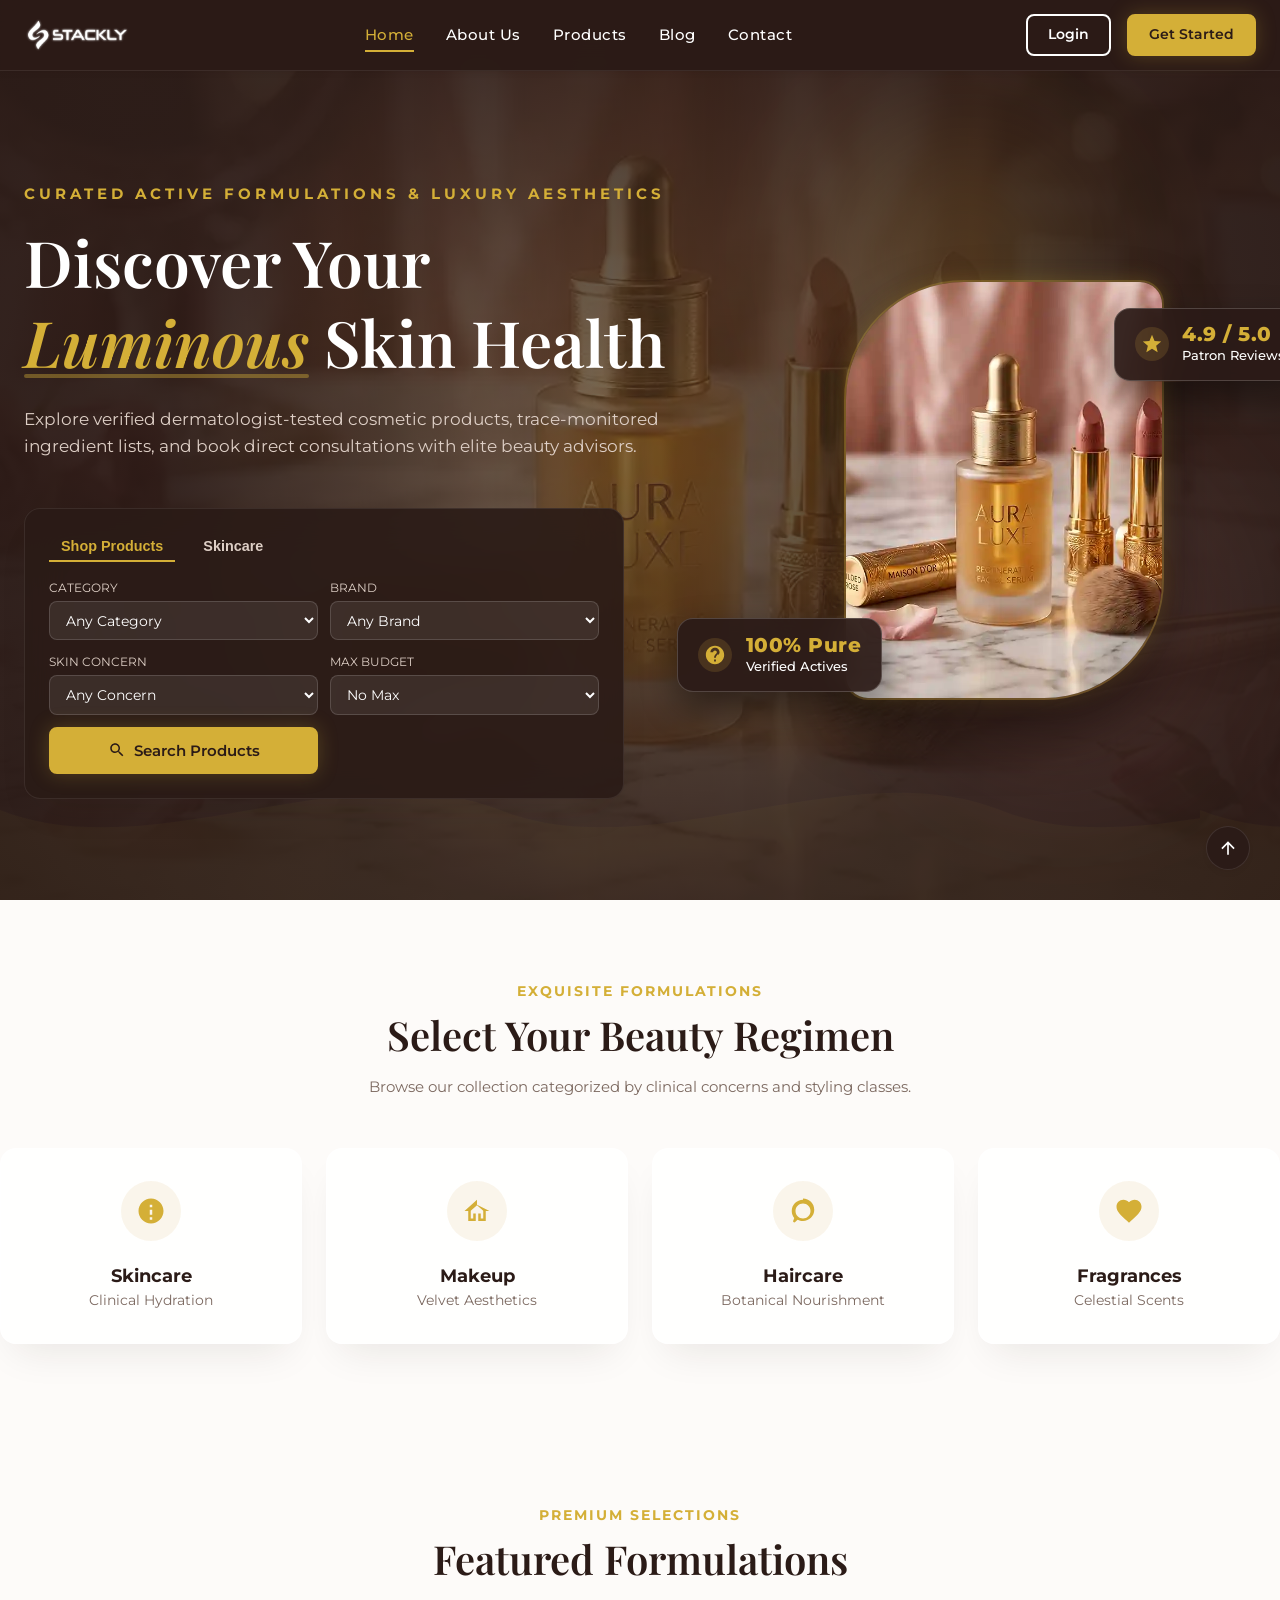
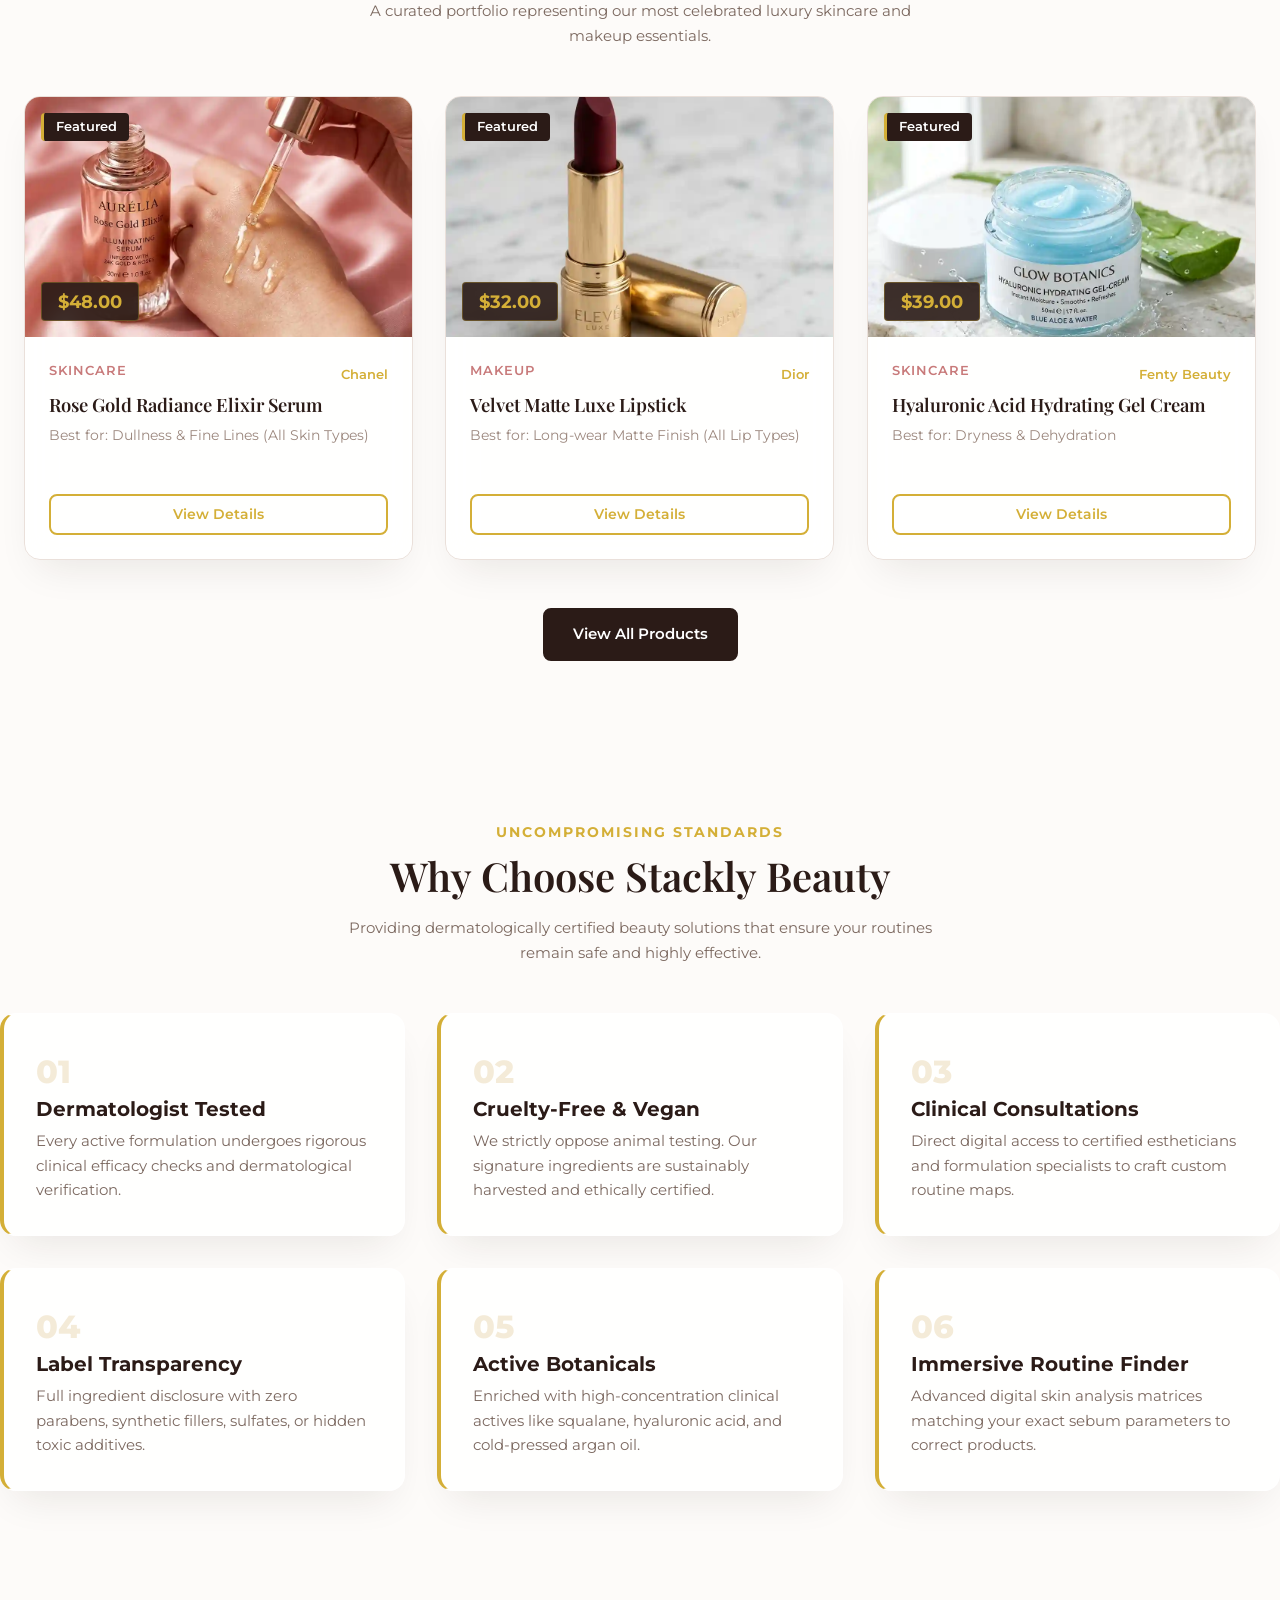
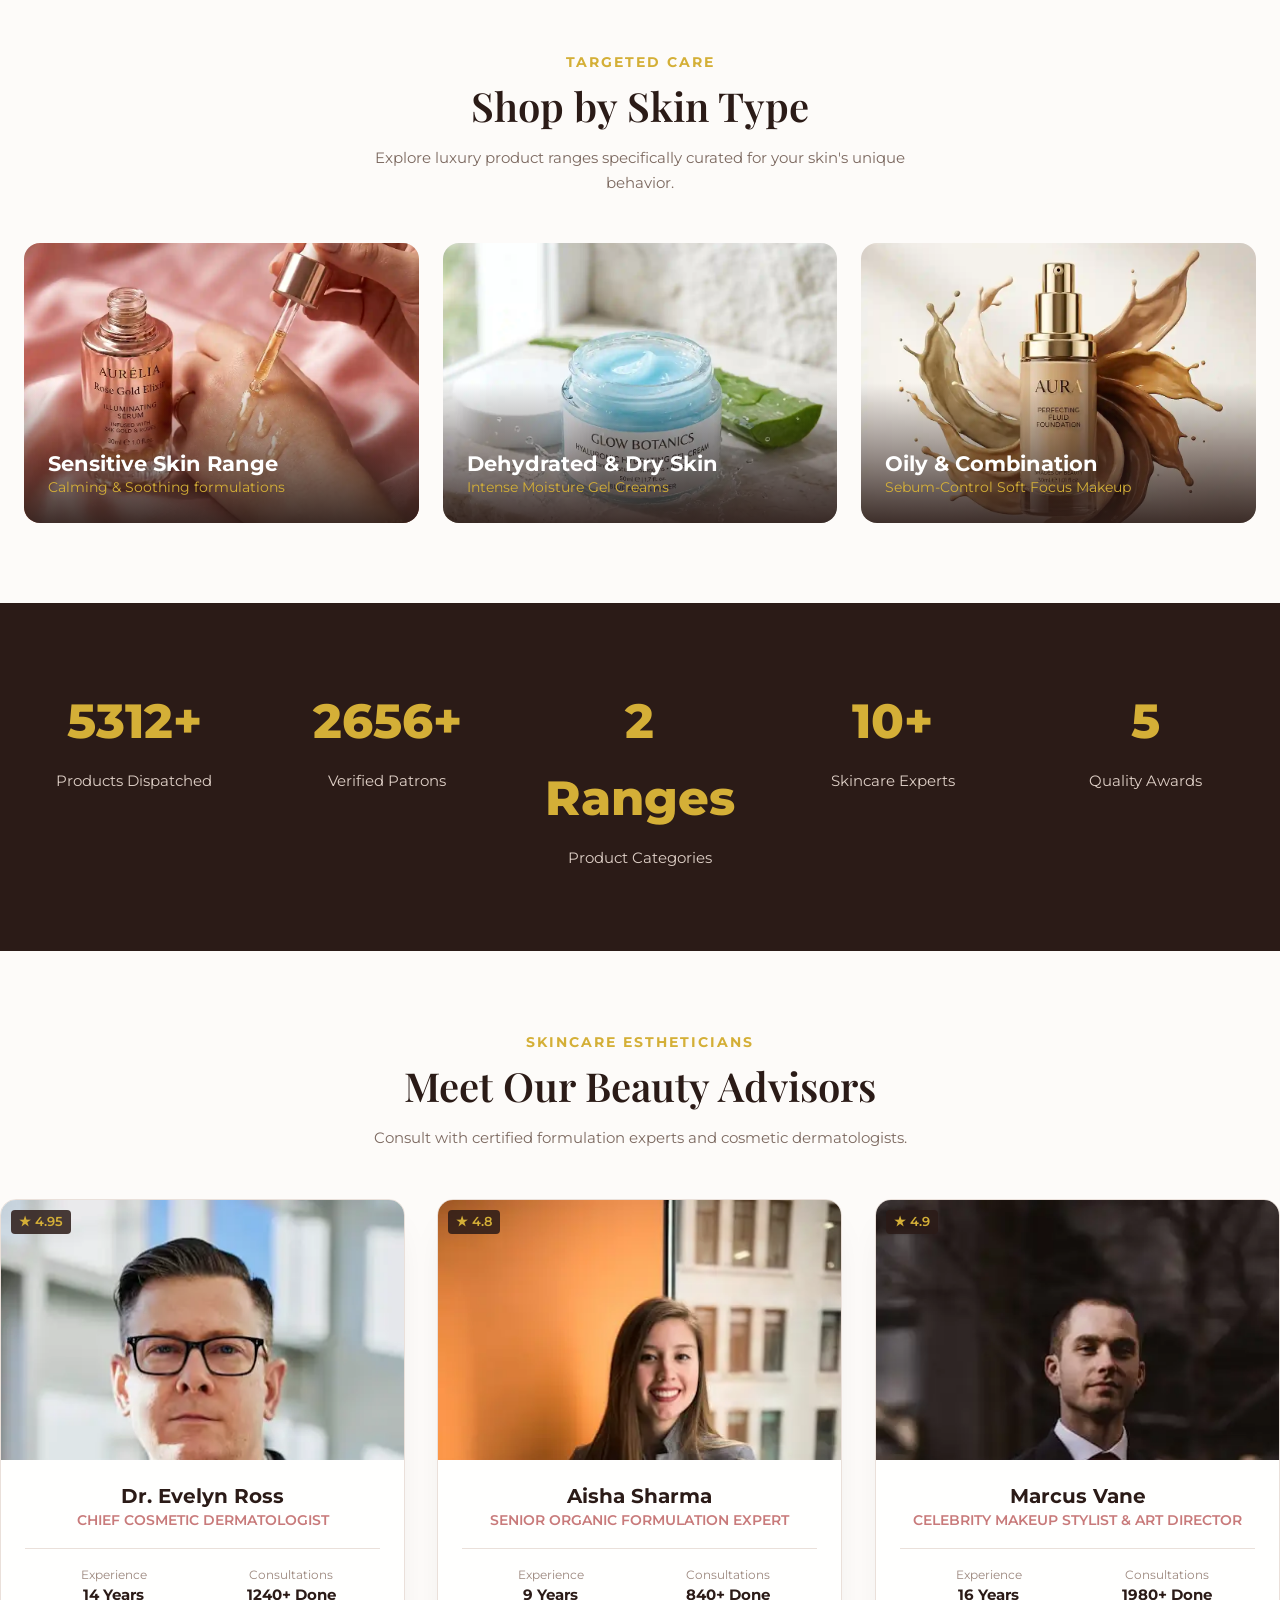
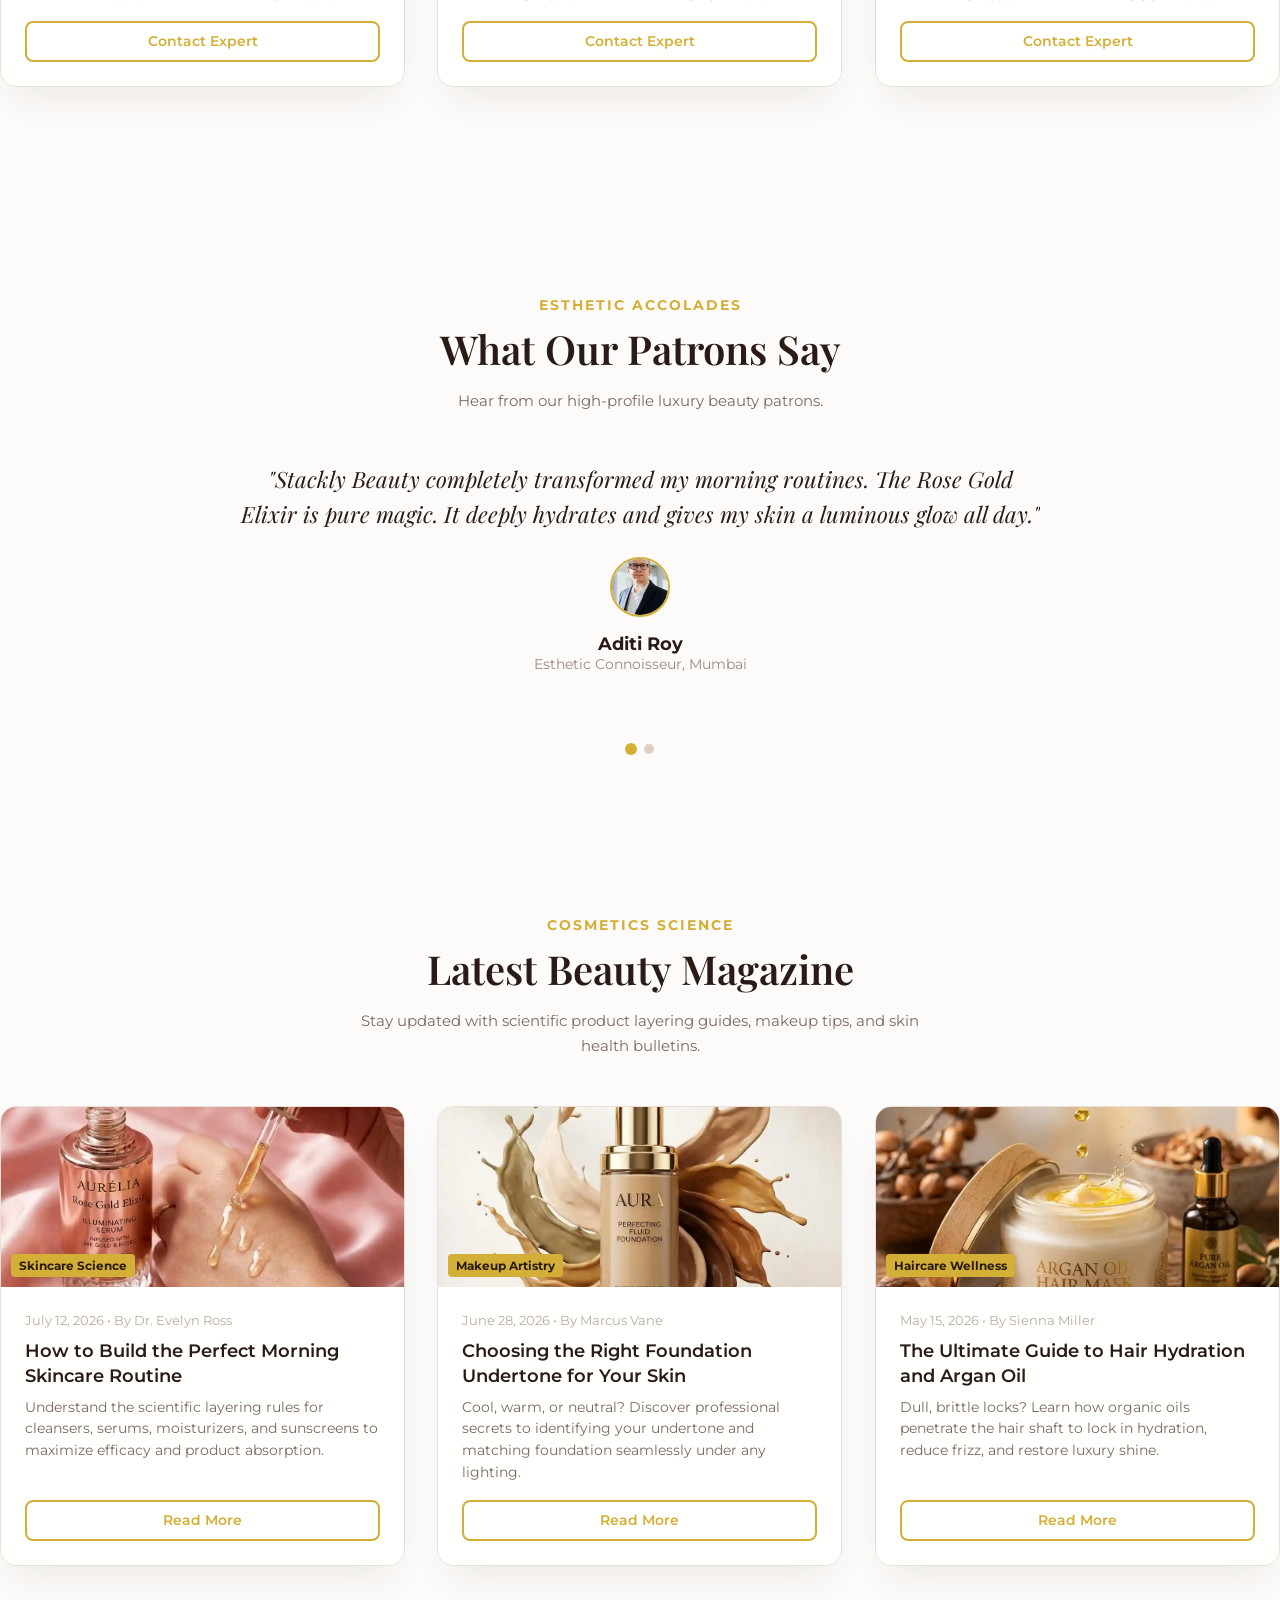
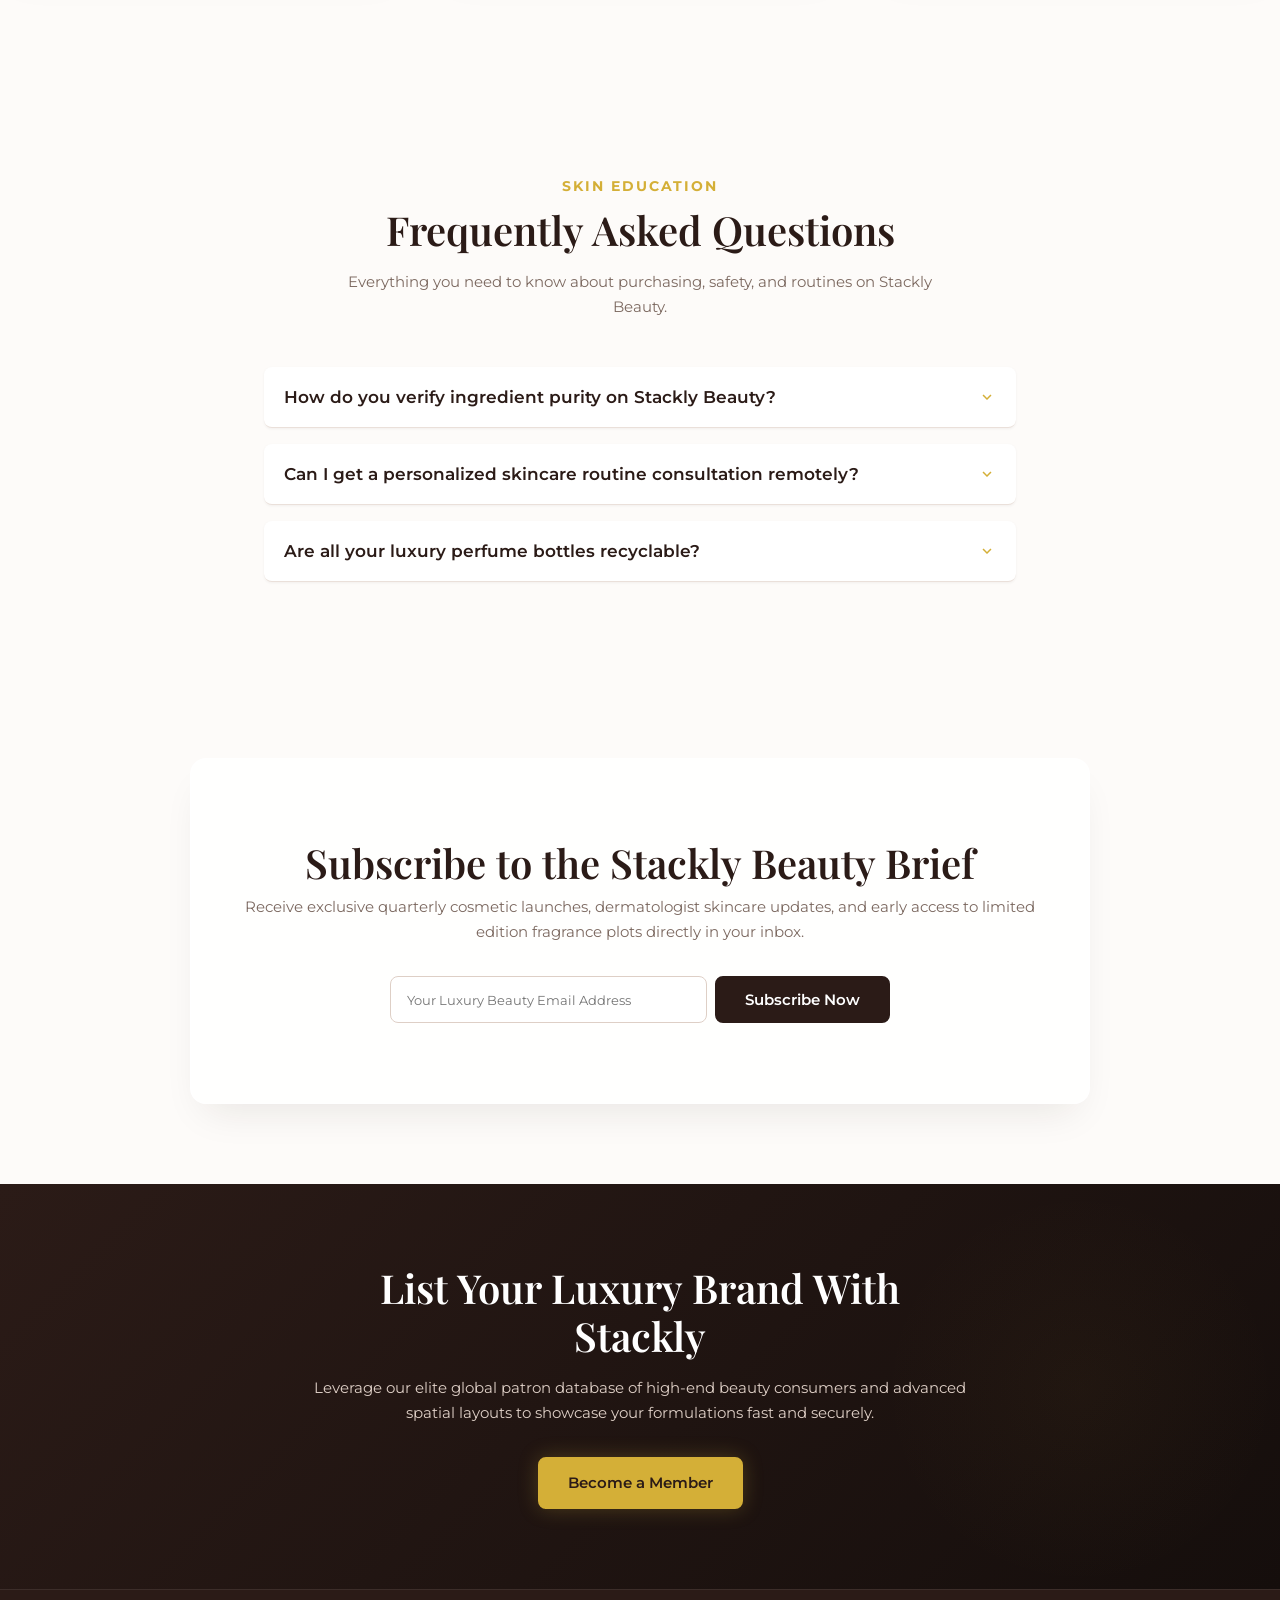
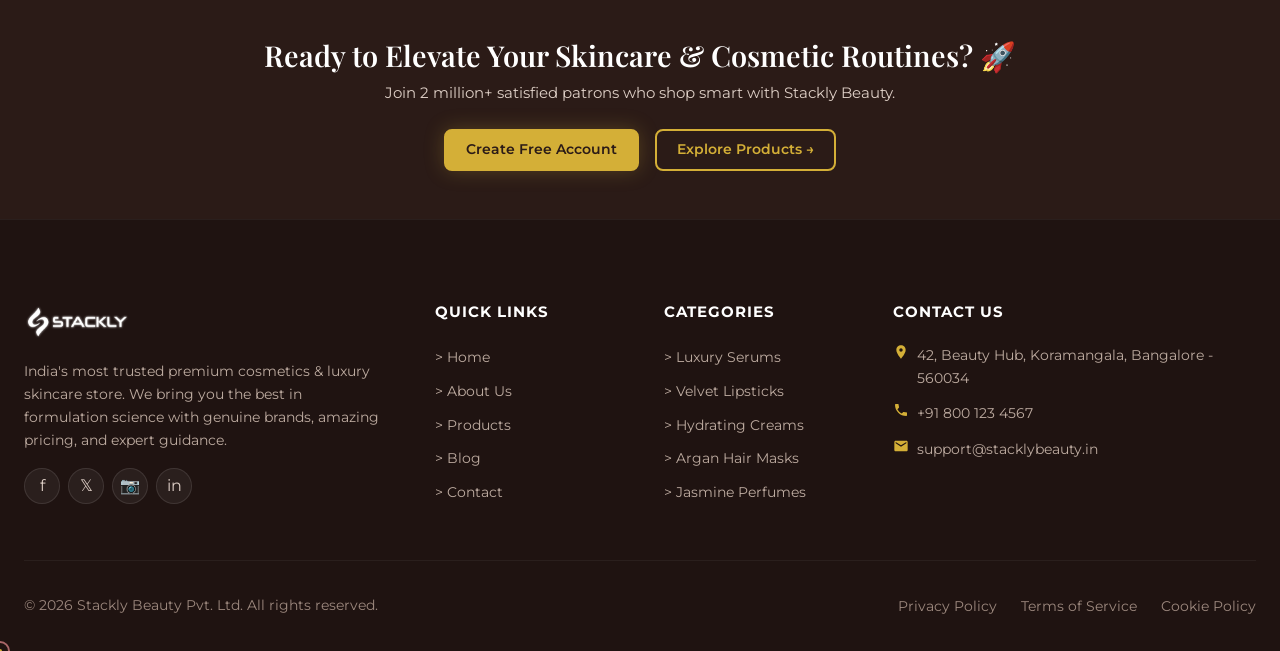
<file: index.html>
<!DOCTYPE html>
<html lang="en">
<head>
  <meta charset="UTF-8">
  <meta name="viewport" content="width=device-width, initial-scale=1.0">
  <title>Stackly Beauty | Premium Cosmetics & Skincare Store</title>
  
  <!-- SEO Meta Tags -->
  <meta name="description" content="Discover premium luxury skincare, makeup, haircare, and fragrances with Stackly Beauty. Dermatologist tested, organic ingredients, and cruelty-free certified.">
  <meta name="keywords" content="Beauty Store, Skincare, Luxury Makeup, Vegan Cosmetics, Organic Haircare, Jasmine Musk Perfume, Estée Lauder, Dior, Chanel">
  
  <!-- Open Graph / Facebook -->
  <meta property="og:type" content="website">
  <meta property="og:title" content="Stackly Beauty | Premium Cosmetics & Skincare Store">
  <meta property="og:description" content="Discover premium luxury skincare, makeup, haircare, and fragrances with India's premier beauty boutique.">
  <meta property="og:image" content="images/hero-beauty_11zon.webp">
  
  <!-- Stylesheets -->
  <link rel="stylesheet" href="css/main.css">
  <link rel="stylesheet" href="css/components.css">
  <link rel="stylesheet" href="css/pages/home.css">
</head>
<body>

  <!-- Scroll Progress Indicator -->
  <div class="scroll-progress-container" id="scroll-progress-container">
    <div class="scroll-progress-bar"></div>
  </div>

  <!-- Sticky Navbar Header -->
  <header>
    <div class="container navbar">
      <a href="index.html" class="logo" id="nav-brand-logo" aria-label="Stackly Home">
        <img class="logo-img" src="images/stackly-logo.webp" alt="Stackly Logo">
      </a>
      
      <button class="hamburger" id="navbar-hamburger" aria-label="Toggle Navigation">
        <span></span>
        <span></span>
        <span></span>
      </button>

      <ul class="nav-links" id="navbar-links">
        <li><a href="index.html" class="nav-link active">Home</a></li>
        <li><a href="about.html" class="nav-link">About Us</a></li>
        <li><a href="products.html" class="nav-link">Products</a></li>
        <li><a href="blog.html" class="nav-link">Blog</a></li>
        <li><a href="contact.html" class="nav-link">Contact</a></li>
        <li class="nav-mobile-actions">
          <a href="login.html" class="btn btn-outline btn-sm btn-shimmer">Login</a>
          <a href="create-account.html" class="btn btn-secondary btn-sm btn-shimmer">Get Started</a>
        </li>
      </ul>

      <div class="nav-actions">
        <a href="login.html" class="btn btn-outline btn-sm btn-shimmer">Login</a>
        <a href="create-account.html" class="btn btn-secondary btn-sm btn-shimmer">Get Started</a>
      </div>
    </div>
  </header>

  <!-- SECTION 1: Hero Area with Advanced Search -->
  <main>
    <section class="hero" id="hero-section">
      <div class="hero-bg" style="background-image: url('images/hero-beauty_11zon.webp');"></div>
      <div class="hero-overlay"></div>
      <div class="skyline-backdrop"></div>
      
      <!-- Floating Blur Blobs behind the media cards -->
      <div class="hero-blob hero-blob-1"></div>
      <div class="hero-blob hero-blob-2"></div>

      <div class="container hero-content">
        <!-- LEFT COLUMN: Typography & Finder -->
        <div class="hero-left">
          <span class="hero-subtitle">Curated Active Formulations & Luxury Aesthetics</span>
          <h1 class="hero-title">Discover Your<br><span>Luminous</span> Skin Health</h1>
          <p class="hero-desc">Explore verified dermatologist-tested cosmetic products, trace-monitored ingredient lists, and book direct consultations with elite beauty advisors.</p>
           
          <div class="glass-panel search-panel glass-card-dark" id="hero-search-panel">
            <div class="search-tabs">
              <button class="search-tab-btn active">Shop Products</button>
              <button class="search-tab-btn" onclick="window.location.href='products.html?type=Skincare'">Skincare</button>
            </div>
            <div class="search-fields-grid">
              <div class="search-field">
                <label for="search-type">Category</label>
                <select id="search-type">
                  <option value="">Any Category</option>
                  <option value="Skincare">Skincare</option>
                  <option value="Makeup">Makeup</option>
                  <option value="Haircare">Haircare</option>
                  <option value="Fragrance">Fragrance</option>
                </select>
              </div>
              
              <div class="search-field">
                <label for="search-brand">Brand</label>
                <select id="search-brand">
                  <option value="">Any Brand</option>
                  <option value="Chanel">Chanel</option>
                  <option value="Dior">Dior</option>
                  <option value="Fenty Beauty">Fenty Beauty</option>
                  <option value="Estée Lauder">Estée Lauder</option>
                  <option value="L'Oreal Luxe">L'Oreal Luxe</option>
                </select>
              </div>
              
              <div class="search-field">
                <label for="search-concern">Skin Concern</label>
                <select id="search-concern">
                  <option value="">Any Concern</option>
                  <option value="Dullness">Dullness & Glow</option>
                  <option value="Dryness">Dryness & Hydration</option>
                  <option value="Anti-Aging">Anti-Aging & Wrinkles</option>
                  <option value="Frizzy">Hair Repair & Frizz</option>
                </select>
              </div>

              <div class="search-field">
                <label for="search-price">Max Budget</label>
                <select id="search-price">
                  <option value="">No Max</option>
                  <option value="30">$30</option>
                  <option value="50">$50</option>
                  <option value="80">$80</option>
                  <option value="100">$100</option>
                </select>
              </div>

              <button class="btn btn-secondary btn-shimmer hero-search-btn" id="hero-search-btn">
                <svg viewBox="0 0 24 24" style="width: 18px; height: 18px; fill: var(--primary);"><path d="M15.5 14h-.79l-.28-.27C15.41 12.59 16 11.11 16 9.5 16 5.91 13.09 3 9.5 3S3 5.91 3 9.5 5.91 16 9.5 16c1.61 0 3.09-.59 4.23-1.57l.27.28v.79l5 4.99L20.49 19l-4.99-5zm-6 0C7.01 14 5 11.99 5 9.5S7.01 5 9.5 5 14 7.01 14 9.5 11.99 14 9.5 14z"/></svg>
                Search Products
              </button>
            </div>
          </div>
        </div>

        <!-- RIGHT COLUMN: Luxury Framed Visuals -->
        <div class="hero-right">
          <!-- Floating stats badges -->
          <div class="floating-stat-card stat-card-1 glass-card">
            <svg viewBox="0 0 24 24"><path d="M12 2C6.48 2 2 6.48 2 12s4.48 10 10 10 10-4.48 10-10S17.52 2 12 2zm1 17h-2v-2h2v2zm2.07-7.75l-.9.92C13.45 12.9 13 13.5 13 15h-2v-.5c0-1.1.45-2.1 1.17-2.83l1.24-1.26c.37-.36.59-.86.59-1.41 0-1.1-.9-2-2-2s-2 .9-2 2H7c0-2.76 2.24-5 5-5s5 2.24 5 5c0 1.04-.42 1.99-1.07 2.75z"/></svg>
            <div>
              <h4>100% Pure</h4>
              <p>Verified Actives</p>
            </div>
          </div>

          <div class="floating-stat-card stat-card-2 glass-card">
            <svg viewBox="0 0 24 24"><path d="M12 17.27L18.18 21l-1.64-7.03L22 9.24l-7.19-.61L12 2 9.19 8.63 2 9.24l5.46 4.73L5.82 21z"/></svg>
            <div>
              <h4>4.9 / 5.0</h4>
              <p>Patron Reviews</p>
            </div>
          </div>

          <!-- Animated asymmetric image frame -->
          <div class="hero-media-wrapper">
            <div class="hero-media-frame"></div>
          </div>
        </div>
      </div>
    </section>

    <!-- SECTION 2: Product Categories -->
    <section class="section-padding container reveal reveal-up" id="categories-section">
      <div class="section-header text-center">
        <span class="section-subtitle">Exquisite Formulations</span>
        <h2 class="section-title">Select Your Beauty Regimen</h2>
        <p class="section-desc text-center">Browse our collection categorized by clinical concerns and styling classes.</p>
      </div>
      <div class="grid categories-grid" id="categories-container">
        <div class="glass-card category-card" onclick="window.location.href='products.html?type=Skincare'">
          <div class="category-card-icon">
            <svg viewBox="0 0 24 24"><path d="M12 2C6.48 2 2 6.48 2 12s4.48 10 10 10 10-4.48 10-10S17.52 2 12 2zm1 17h-2v-2h2v2zm0-4h-2v-4h2v4zm0-6h-2V7h2v2z"/></svg>
          </div>
          <h4>Skincare</h4>
          <p>Clinical Hydration</p>
        </div>

        <div class="glass-card category-card" onclick="window.location.href='products.html?type=Makeup'">
          <div class="category-card-icon">
            <svg viewBox="0 0 24 24"><path d="M12 7V3L2 12h3v8h6v-6h2v6h6v-8h3L12 7zm5 11h-2v-4H9v4H7v-6.17l5-4.5 5 4.5V18z"/></svg>
          </div>
          <h4>Makeup</h4>
          <p>Velvet Aesthetics</p>
        </div>

        <div class="glass-card category-card" onclick="window.location.href='products.html?type=Haircare'">
          <div class="category-card-icon">
            <svg viewBox="0 0 24 24"><path d="M12 3c-4.97 0-9 4.03-9 9 0 2.12.74 4.07 1.97 5.61L4.35 19.4c-.39.39-.39 1.02 0 1.41.39.39 1.02.39 1.41 0l1.9-1.9C9.07 19.58 10.48 20 12 20c4.97 0 9-4.03 9-9s-4.03-9-9-9zm0 15c-3.31 0-6-2.69-6-6s2.69-6 6-6 6 2.69 6 6-2.69 6-6 6z"/></svg>
          </div>
          <h4>Haircare</h4>
          <p>Botanical Nourishment</p>
        </div>

        <div class="glass-card category-card" onclick="window.location.href='products.html?type=Fragrance'">
          <div class="category-card-icon">
            <svg viewBox="0 0 24 24"><path d="M12 21.35l-1.45-1.32C5.4 15.36 2 12.28 2 8.5 2 5.42 4.42 3 7.5 3c1.74 0 3.41.81 4.5 2.09C13.09 3.81 14.76 3 16.5 3 19.58 3 22 5.42 22 8.5c0 3.78-3.4 6.86-8.55 11.54L12 21.35z"/></svg>
          </div>
          <h4>Fragrances</h4>
          <p>Celestial Scents</p>
        </div>
      </div>
    </section>

    <!-- SECTION 3: Featured Products -->
    <section class="section-padding reveal reveal-up" style="background-color: var(--slate-50);" id="featured-section">
      <div class="container">
        <div class="section-header text-center">
          <span class="section-subtitle">Premium Selections</span>
          <h2 class="section-title">Featured Formulations</h2>
          <p class="section-desc text-center">A curated portfolio representing our most celebrated luxury skincare and makeup essentials.</p>
        </div>
        
        <!-- Hydrated dynamically from data.js -->
        <div class="grid properties-home-grid" id="properties-home-grid">
          <!-- JS hydrates this dynamic block -->
        </div>
        
        <div class="text-center">
          <a href="products.html" class="btn btn-primary btn-shimmer">View All Products</a>
        </div>
      </div>
    </section>

    <!-- SECTION 4: Why Choose Stackly Beauty -->
    <section class="section-padding container reveal reveal-up" id="why-choose-section">
      <div class="section-header text-center">
        <span class="section-subtitle">Uncompromising Standards</span>
        <h2 class="section-title">Why Choose Stackly Beauty</h2>
        <p class="section-desc text-center">Providing dermatologically certified beauty solutions that ensure your routines remain safe and highly effective.</p>
      </div>
      <div class="grid why-grid">
        <div class="glass-card why-card">
          <span class="why-card-num">01</span>
          <h4>Dermatologist Tested</h4>
          <p>Every active formulation undergoes rigorous clinical efficacy checks and dermatological verification.</p>
        </div>

        <div class="glass-card why-card">
          <span class="why-card-num">02</span>
          <h4>Cruelty-Free & Vegan</h4>
          <p>We strictly oppose animal testing. Our signature ingredients are sustainably harvested and ethically certified.</p>
        </div>

        <div class="glass-card why-card">
          <span class="why-card-num">03</span>
          <h4>Clinical Consultations</h4>
          <p>Direct digital access to certified estheticians and formulation specialists to craft custom routine maps.</p>
        </div>

        <div class="glass-card why-card">
          <span class="why-card-num">04</span>
          <h4>Label Transparency</h4>
          <p>Full ingredient disclosure with zero parabens, synthetic fillers, sulfates, or hidden toxic additives.</p>
        </div>

        <div class="glass-card why-card">
          <span class="why-card-num">05</span>
          <h4>Active Botanicals</h4>
          <p>Enriched with high-concentration clinical actives like squalane, hyaluronic acid, and cold-pressed argan oil.</p>
        </div>

        <div class="glass-card why-card">
          <span class="why-card-num">06</span>
          <h4>Immersive Routine Finder</h4>
          <p>Advanced digital skin analysis matrices matching your exact sebum parameters to correct products.</p>
        </div>
      </div>
    </section>

    <!-- SECTION 5: Shop by Skin Type -->
    <section class="section-padding reveal reveal-up" style="background-color: var(--slate-50);" id="locations-section">
      <div class="container">
        <div class="section-header text-center">
          <span class="section-subtitle">Targeted Care</span>
          <h2 class="section-title">Shop by Skin Type</h2>
          <p class="section-desc text-center">Explore luxury product ranges specifically curated for your skin's unique behavior.</p>
        </div>
        <div class="grid locations-grid">
          <div class="location-card" onclick="window.location.href='products.html?concern=sensitive'">
            <img class="location-card-img" src="images/products/serum_11zon.webp" alt="Sensitive Skin" loading="lazy">
            <div class="location-card-overlay">
              <h4>Sensitive Skin Range</h4>
              <p>Calming & Soothing formulations</p>
            </div>
          </div>

          <div class="location-card" onclick="window.location.href='products.html?concern=dry'">
            <img class="location-card-img" src="images/products/cream_11zon.webp" alt="Dry Skin" loading="lazy">
            <div class="location-card-overlay">
              <h4>Dehydrated & Dry Skin</h4>
              <p>Intense Moisture Gel Creams</p>
            </div>
          </div>

          <div class="location-card" onclick="window.location.href='products.html?concern=oily'">
            <img class="location-card-img" src="images/products/foundation_11zon.webp" alt="Oily Skin" loading="lazy">
            <div class="location-card-overlay">
              <h4>Oily & Combination</h4>
              <p>Sebum-Control Soft Focus Makeup</p>
            </div>
          </div>
        </div>
      </div>
    </section>

    <!-- SECTION 6: Beauty Store Statistics -->
    <section class="stats-banner text-center" id="statistics-section">
      <div class="container grid stats-grid">
        <div class="stat-item">
          <span class="stat-num" data-target="8500" data-suffix="+">0</span>
          <span class="stat-label">Products Dispatched</span>
        </div>
        <div class="stat-item">
          <span class="stat-num" data-target="4200" data-suffix="+">0</span>
          <span class="stat-label">Verified Patrons</span>
        </div>
        <div class="stat-item">
          <span class="stat-num" data-target="4" data-suffix=" Ranges">0</span>
          <span class="stat-label">Product Categories</span>
        </div>
        <div class="stat-item">
          <span class="stat-num" data-target="15" data-suffix="+">0</span>
          <span class="stat-label">Skincare Experts</span>
        </div>
        <div class="stat-item">
          <span class="stat-num" data-target="8" data-suffix="">0</span>
          <span class="stat-label">Quality Awards</span>
        </div>
      </div>
    </section>

    <!-- SECTION 7: Meet Our Skin Advisors -->
    <section class="section-padding container reveal reveal-up" id="agents-section">
      <div class="section-header text-center">
        <span class="section-subtitle">Skincare Estheticians</span>
        <h2 class="section-title">Meet Our Beauty Advisors</h2>
        <p class="section-desc text-center">Consult with certified formulation experts and cosmetic dermatologists.</p>
      </div>
      <div class="grid properties-home-grid" id="agents-home-grid">
        <!-- Rendered dynamically by home.js/data.js -->
      </div>
    </section>

    <!-- SECTION 8: Patron Testimonials -->
    <section class="section-padding reveal reveal-up" style="background-color: var(--slate-50);" id="testimonials-section">
      <div class="container">
        <div class="section-header text-center">
          <span class="section-subtitle">Esthetic Accolades</span>
          <h2 class="section-title">What Our Patrons Say</h2>
          <p class="section-desc text-center">Hear from our high-profile luxury beauty patrons.</p>
        </div>
        
        <div class="testimonials-slider-container">
          <div class="testimonials-slider">
            <div class="testimonial-slide active">
              <p class="testimonial-quote">"Stackly Beauty completely transformed my morning routines. The Rose Gold Elixir is pure magic. It deeply hydrates and gives my skin a luminous glow all day."</p>
              <img class="testimonial-avatar" src="images/experts/expert-1.webp" alt="Client 1">
              <div class="testimonial-author">
                <h4>Aditi Roy</h4>
                <p>Esthetic Connoisseur, Mumbai</p>
              </div>
            </div>
            
            <div class="testimonial-slide">
              <p class="testimonial-quote">"Having direct chat consultations with Dr. Ross helped me solve my moisture barrier issues. I highly recommend their custom skincare routine finder!"</p>
              <img class="testimonial-avatar" src="images/experts/expert-2.webp" alt="Client 2">
              <div class="testimonial-author">
                <h4>Kiran Sharma</h4>
                <p>Wellness Director, Bangalore</p>
              </div>
            </div>
          </div>
          <div class="slider-dots">
            <!-- JS dynamically creates dots -->
          </div>
        </div>
      </div>
    </section>

    <!-- SECTION 9: Latest Beauty Magazine -->
    <section class="section-padding container reveal reveal-up" id="blogs-section">
      <div class="section-header text-center">
        <span class="section-subtitle">Cosmetics Science</span>
        <h2 class="section-title">Latest Beauty Magazine</h2>
        <p class="section-desc text-center">Stay updated with scientific product layering guides, makeup tips, and skin health bulletins.</p>
      </div>
      
      <div class="grid properties-home-grid" id="blogs-home-grid">
        <!-- Rendered dynamically by data.js -->
      </div>
    </section>

    <!-- SECTION 10: FAQ Section -->
    <section class="section-padding reveal reveal-up" style="background-color: var(--slate-50);" id="faq-section">
      <div class="container" style="max-width: 800px;">
        <div class="section-header text-center">
          <span class="section-subtitle">Skin Education</span>
          <h2 class="section-title">Frequently Asked Questions</h2>
          <p class="section-desc text-center">Everything you need to know about purchasing, safety, and routines on Stackly Beauty.</p>
        </div>
        
        <div class="accordion-container">
          <div class="accordion-item">
            <button class="accordion-header">
              <span>How do you verify ingredient purity on Stackly Beauty?</span>
              <svg class="accordion-icon" viewBox="0 0 24 24"><path d="M16.59 8.59L12 13.17 7.41 8.59 6 10l6 6 6-6z"/></svg>
            </button>
            <div class="accordion-content">
              <p>Every cosmetic product undergoes strict chromatography analysis and independent dermatologist screening. We verify active percentages, organic source claims, and ensure absence of synthetic fragrances, parabens, and microplastics before listing.</p>
            </div>
          </div>

          <div class="accordion-item">
            <button class="accordion-header">
              <span>Can I get a personalized skincare routine consultation remotely?</span>
              <svg class="accordion-icon" viewBox="0 0 24 24"><path d="M16.59 8.59L12 13.17 7.41 8.59 6 10l6 6 6-6z"/></svg>
            </button>
            <div class="accordion-content">
              <p>Absolutely. You can request a remote Video consultation with one of our certified skin specialists, or use the interactive Skin Profiler inside your user account dashboard to generate a custom routine map instantly.</p>
            </div>
          </div>

          <div class="accordion-item">
            <button class="accordion-header">
              <span>Are all your luxury perfume bottles recyclable?</span>
              <svg class="accordion-icon" viewBox="0 0 24 24"><path d="M16.59 8.59L12 13.17 7.41 8.59 6 10l6 6 6-6z"/></svg>
            </button>
            <div class="accordion-content">
              <p>Yes. We enforce sustainable luxury packaging guidelines. All glass sprayers, containers, and packaging boards use 100% recyclable, FSC-certified organic board and refillable containers to support carbon neutral goals.</p>
            </div>
          </div>
        </div>
      </div>
    </section>

    <!-- SECTION 11: Newsletter Section -->
    <section class="section-padding container reveal reveal-up" id="newsletter-section">
      <div class="glass-card newsletter-card">
        <h2>Subscribe to the Stackly Beauty Brief</h2>
        <p>Receive exclusive quarterly cosmetic launches, dermatologist skincare updates, and early access to limited edition fragrance plots directly in your inbox.</p>
        <form class="newsletter-form" id="home-newsletter-form">
          <input type="email" placeholder="Your Luxury Beauty Email Address" aria-label="Email Input" required>
          <button type="submit" class="btn btn-primary btn-shimmer">Subscribe Now</button>
        </form>
      </div>
    </section>

    <!-- SECTION 12: Premium Call to Action -->
    <section class="premium-cta" id="cta-section">
      <div class="container premium-cta-content reveal reveal-up">
        <h2>List Your Luxury Brand With Stackly</h2>
        <p>Leverage our elite global patron database of high-end beauty consumers and advanced spatial layouts to showcase your formulations fast and securely.</p>
        <a href="login.html" class="btn btn-secondary btn-shimmer">Become a Member</a>
      </div>
    </section>
  </main>

  <!-- CTA Upgrade Banner -->
  <section class="cta-banner-section" style="background-color: var(--primary); color: #FFFFFF; padding: var(--spacing-xl) 0; text-align: center; border-top: 1px solid rgba(255,255,255,0.08);">
    <div class="container">
      <h2 style="color: #FFFFFF; font-family: var(--font-serif); font-size: 1.8rem; margin-bottom: 0.5rem;">Ready to Elevate Your Skincare & Cosmetic Routines? 🚀</h2>
      <p style="color: var(--slate-300); margin-bottom: 1.5rem; font-size: 0.95rem;">Join 2 million+ satisfied patrons who shop smart with Stackly Beauty.</p>
      <div class="cta-btn-group" style="display: flex; justify-content: center; gap: 1rem; flex-wrap: wrap;">
        <a href="create-account.html" class="btn btn-secondary btn-sm">Create Free Account</a>
        <a href="products.html" class="btn btn-outline btn-sm" style="border-color: var(--secondary); color: var(--secondary);">Explore Products &rarr;</a>
      </div>
    </div>
  </section>

  <!-- Global Footer -->
  <footer class="custom-footer" style="background-color: var(--bg-dark); color: var(--slate-300); padding: var(--spacing-xxl) 0 var(--spacing-lg); border-top: 1px solid rgba(255,255,255,0.05);">
    <div class="container">
      <div class="custom-footer-grid" style="display: grid; grid-template-columns: 2fr 1fr 1fr 2fr; gap: var(--spacing-xl);">
        <!-- Col 1: Brand & About -->
        <div>
          <a href="index.html" class="logo" style="display: inline-flex; align-items: center; gap: 0.5rem; font-weight: 800; font-size: 1.4rem; color: #FFFFFF; margin-bottom: 1rem; text-decoration: none;" aria-label="Stackly Home">
            <img class="logo-img" src="images/stackly-logo.webp" alt="Stackly Logo">
          </a>
          <p style="font-size: 0.9rem; line-height: 1.6; color: var(--slate-400); margin-bottom: 1rem;">India's most trusted premium cosmetics & luxury skincare store. We bring you the best in formulation science with genuine brands, amazing pricing, and expert guidance.</p>
          
          <div class="footer-social-boxes" style="display: flex; gap: 0.5rem;">
            <a href="404.html" class="footer-social-btn" aria-label="Facebook">f</a>
            <a href="404.html" class="footer-social-btn" aria-label="Twitter">𝕏</a>
            <a href="404.html" class="footer-social-btn" aria-label="Instagram">📷</a>
            <a href="404.html" class="footer-social-btn" aria-label="LinkedIn">in</a>
          </div>
        </div>

        <!-- Col 2: Quick Links -->
        <div>
          <div class="footer-col-title" style="color: #FFFFFF; font-weight: 700; font-size: 0.95rem; letter-spacing: 1px; margin-bottom: 1.25rem;">QUICK LINKS</div>
          <ul class="footer-links-list" style="list-style: none; padding: 0;">
            <li style="margin-bottom: 0.5rem;"><a href="index.html" style="color: var(--slate-400); font-size: 0.9rem;">&gt; Home</a></li>
            <li style="margin-bottom: 0.5rem;"><a href="about.html" style="color: var(--slate-400); font-size: 0.9rem;">&gt; About Us</a></li>
            <li style="margin-bottom: 0.5rem;"><a href="products.html" style="color: var(--slate-400); font-size: 0.9rem;">&gt; Products</a></li>
            <li style="margin-bottom: 0.5rem;"><a href="blog.html" style="color: var(--slate-400); font-size: 0.9rem;">&gt; Blog</a></li>
            <li style="margin-bottom: 0.5rem;"><a href="contact.html" style="color: var(--slate-400); font-size: 0.9rem;">&gt; Contact</a></li>
          </ul>
        </div>

        <!-- Col 3: Categories -->
        <div>
          <div class="footer-col-title" style="color: #FFFFFF; font-weight: 700; font-size: 0.95rem; letter-spacing: 1px; margin-bottom: 1.25rem;">CATEGORIES</div>
          <ul class="footer-links-list" style="list-style: none; padding: 0;">
            <li style="margin-bottom: 0.5rem;"><a href="404.html" style="color: var(--slate-400); font-size: 0.9rem;">&gt; Luxury Serums</a></li>
            <li style="margin-bottom: 0.5rem;"><a href="404.html" style="color: var(--slate-400); font-size: 0.9rem;">&gt; Velvet Lipsticks</a></li>
            <li style="margin-bottom: 0.5rem;"><a href="404.html" style="color: var(--slate-400); font-size: 0.9rem;">&gt; Hydrating Creams</a></li>
            <li style="margin-bottom: 0.5rem;"><a href="404.html" style="color: var(--slate-400); font-size: 0.9rem;">&gt; Argan Hair Masks</a></li>
            <li style="margin-bottom: 0.5rem;"><a href="404.html" style="color: var(--slate-400); font-size: 0.9rem;">&gt; Jasmine Perfumes</a></li>
          </ul>
        </div>

        <!-- Col 4: Contact Us -->
        <div>
          <div class="footer-col-title" style="color: #FFFFFF; font-weight: 700; font-size: 0.95rem; letter-spacing: 1px; margin-bottom: 1.25rem;">CONTACT US</div>
          <div class="footer-contact-row" style="display: flex; align-items: flex-start; gap: 0.5rem; margin-bottom: 0.75rem; font-size: 0.9rem; color: var(--slate-400);">
            <svg viewBox="0 0 24 24" style="width: 16px; height: 16px; fill: var(--secondary); flex-shrink:0;"><path d="M12 2C8.13 2 5 5.13 5 9c0 5.25 7 13 7 13s7-7.75 7-13c0-3.87-3.13-7-7-7zm0 9.5c-1.38 0-2.5-1.12-2.5-2.5s1.12-2.5 2.5-2.5 2.5 1.12 2.5 2.5-1.12 2.5-2.5 2.5z"/></svg>
            <span>42, Beauty Hub, Koramangala, Bangalore - 560034</span>
          </div>
          <div class="footer-contact-row" style="display: flex; align-items: flex-start; gap: 0.5rem; margin-bottom: 0.75rem; font-size: 0.9rem; color: var(--slate-400);">
            <svg viewBox="0 0 24 24" style="width: 16px; height: 16px; fill: var(--secondary); flex-shrink:0;"><path d="M6.62 10.79c1.44 2.83 3.76 5.14 6.59 6.59l2.2-2.2c.27-.27.67-.36 1.02-.24 1.12.37 2.33.57 3.57.57.55 0 1 .45 1 1V20c0 .55-.45 1-1 1-9.39 0-17-7.61-17-17 0-.55.45-1 1-1h3.5c.55 0 1 .45 1 1 0 1.25.2 2.45.57 3.57.11.35.03.74-.25 1.02l-2.2 2.2z"/></svg>
            <span>+91 800 123 4567</span>
          </div>
          <div class="footer-contact-row" style="display: flex; align-items: flex-start; gap: 0.5rem; margin-bottom: 0.75rem; font-size: 0.9rem; color: var(--slate-400);">
            <svg viewBox="0 0 24 24" style="width: 16px; height: 16px; fill: var(--secondary); flex-shrink:0;"><path d="M20 4H4c-1.1 0-1.99.9-1.99 2L2 18c0 1.1.9 2 2 2h16c1.1 0 2-.9 2-2V6c0-1.1-.9-2-2-2zm0 4l-8 5-8-5V6l8 5 8-5v2z"/></svg>
            <span>support@stacklybeauty.in</span>
          </div>
        </div>
      </div>

      <!-- Footer Bottom Bar -->
      <div class="footer-bottom-bar" style="border-top: 1px solid rgba(255,255,255,0.05); padding-top: var(--spacing-lg); margin-top: var(--spacing-xl); display: flex; justify-content: space-between; align-items: center; flex-wrap: wrap; gap: 1rem;">
        <p style="font-size: 0.85rem; color: var(--slate-500);">&copy; 2026 Stackly Beauty Pvt. Ltd. All rights reserved.</p>
        <ul class="footer-bottom-links" style="display: flex; gap: 1.5rem; list-style: none; padding: 0;">
          <li><a href="404.html" style="font-size: 0.85rem; color: var(--slate-500);">Privacy Policy</a></li>
          <li><a href="404.html" style="font-size: 0.85rem; color: var(--slate-500);">Terms of Service</a></li>
          <li><a href="404.html" style="font-size: 0.85rem; color: var(--slate-500);">Cookie Policy</a></li>
        </ul>
      </div>
    </div>
  </footer>

  <!-- Floating Back to Top Button -->
  <button class="back-to-top-btn" id="back-to-top-btn" aria-label="Back to top" onclick="window.scrollTo({top: 0, behavior: 'smooth'})" style="position: fixed; bottom: 30px; right: 30px; width: 44px; height: 44px; border-radius: 50%; background-color: var(--primary); color: #FFFFFF; border: 1px solid rgba(255,255,255,0.1); display: flex; align-items: center; justify-content: center; cursor: pointer; z-index: 999; box-shadow: var(--shadow-md); transition: var(--transition-fast);">
    <svg viewBox="0 0 24 24" style="width: 20px; height: 20px; fill: currentColor;"><path d="M4 12l1.41 1.41L11 7.83V20h2V7.83l5.58 5.59L20 12l-8-8-8 8z"/></svg>
  </button>

  <!-- Scripts -->
  <script src="js/data.js"></script>
  <script src="js/main.js"></script>
  <script src="js/pages/home.js"></script>
  <script>
    // Hydrate Home page properties & agents
    document.addEventListener('DOMContentLoaded', () => {
      const grid = document.getElementById('properties-home-grid');
      const agentsGrid = document.getElementById('agents-home-grid');
      const blogsGrid = document.getElementById('blogs-home-grid');

      // Hydrate 3 featured properties
      if (grid) {
        grid.innerHTML = '';
        const featured = PROPERTIES.filter(p => p.featured).slice(0, 3);
        featured.forEach(p => {
          let starsHtml = '★'.repeat(p.beds) + '☆'.repeat(5 - p.beds);
          grid.innerHTML += `
            <div class="glass-card property-card reveal reveal-up reveal-visible">
              <div class="property-card-img-wrapper">
                <img class="property-card-img" src="${p.image}" alt="${p.title}" loading="lazy">
                <span class="property-badge">Featured</span>
                <span class="property-card-price">${p.price}</span>
              </div>
              <div class="property-card-content">
                <div style="display:flex;justify-content:space-between;align-items:center;margin-bottom:4px;">
                  <span class="property-card-tag">${p.type}</span>
                  <span style="font-size:0.8rem;color:var(--secondary);font-weight:600;">${p.city}</span>
                </div>
                <h3 class="property-card-title">${p.title}</h3>
                <p class="property-card-address">${p.address}</p>
                <div class="property-card-footer">
                  <a href="product-details.html?id=${p.id}" class="btn btn-outline-gold btn-sm btn-shimmer">View Details</a>
                </div>
              </div>
            </div>
          `;
        });
      }

      // Hydrate experts
      if (agentsGrid) {
        agentsGrid.innerHTML = '';
        AGENTS.slice(0, 3).forEach(a => {
          agentsGrid.innerHTML += `
            <div class="glass-card property-card reveal reveal-up reveal-visible" style="padding: 0; text-align: center;">
              <div style="overflow: hidden; height: 260px; position: relative;">
                <img src="${a.image}" alt="${a.name}" style="width: 100%; height: 100%; object-fit: cover; object-position: center top;">
                <span style="position: absolute; top: 10px; left: 10px; background: rgba(43,27,23,0.85); color: var(--secondary); padding: 2px 8px; border-radius: 4px; font-size: 0.8rem; font-weight: 600;">★ ${a.rating}</span>
              </div>
              <div style="padding: 1.5rem;">
                <h4 style="margin-bottom: 2px;">${a.name}</h4>
                <p style="color: var(--accent); font-size: 0.85rem; font-weight: 600; text-transform: uppercase; margin-bottom: 1rem;">${a.designation}</p>
                <div style="display: grid; grid-template-columns: 1fr 1fr; border-top: 1px solid var(--slate-200); padding-top: 0.75rem; margin-bottom: 1rem;">
                  <div>
                    <span style="font-size: 0.75rem; color: var(--slate-500);">Experience</span>
                    <h5 style="margin: 0; font-size: 0.95rem;">${a.experience}</h5>
                  </div>
                  <div>
                    <span style="font-size: 0.75rem; color: var(--slate-500);">Consultations</span>
                    <h5 style="margin: 0; font-size: 0.95rem;">${a.sold}+ Done</h5>
                  </div>
                </div>
                <a href="contact.html" class="btn btn-outline-gold btn-sm" style="width: 100%;">Contact Expert</a>
              </div>
            </div>
          `;
        });
      }

      // Hydrate blogs
      if (blogsGrid) {
        blogsGrid.innerHTML = '';
        BLOGS.slice(0, 3).forEach(b => {
          blogsGrid.innerHTML += `
            <div class="glass-card property-card reveal reveal-up reveal-visible">
              <div style="position: relative; height: 180px; overflow: hidden;">
                <img src="${b.image}" alt="${b.title}" style="width: 100%; height: 100%; object-fit: cover;">
                <span style="position: absolute; bottom: 10px; left: 10px; background: var(--secondary); color: var(--primary); font-size: 0.75rem; font-weight: 700; padding: 2px 8px; border-radius: 4px;">${b.category}</span>
              </div>
              <div style="padding: 1.5rem; display: flex; flex-direction: column; flex-grow: 1;">
                <span style="font-size: 0.8rem; color: var(--slate-400); margin-bottom: 0.5rem;">${b.date} • By ${b.author}</span>
                <h4 style="font-size: 1.1rem; line-height: 1.4; margin-bottom: 0.5rem; font-weight: 600;">${b.title}</h4>
                <p style="font-size: 0.85rem; color: var(--slate-600); margin-bottom: 1rem;">${b.summary}</p>
                <a href="blog.html" class="btn btn-outline-gold btn-sm btn-shimmer" style="margin-top: auto;">Read More</a>
              </div>
            </div>
          `;
        });
      }
    });
  </script>
</body>
</html>
</file>
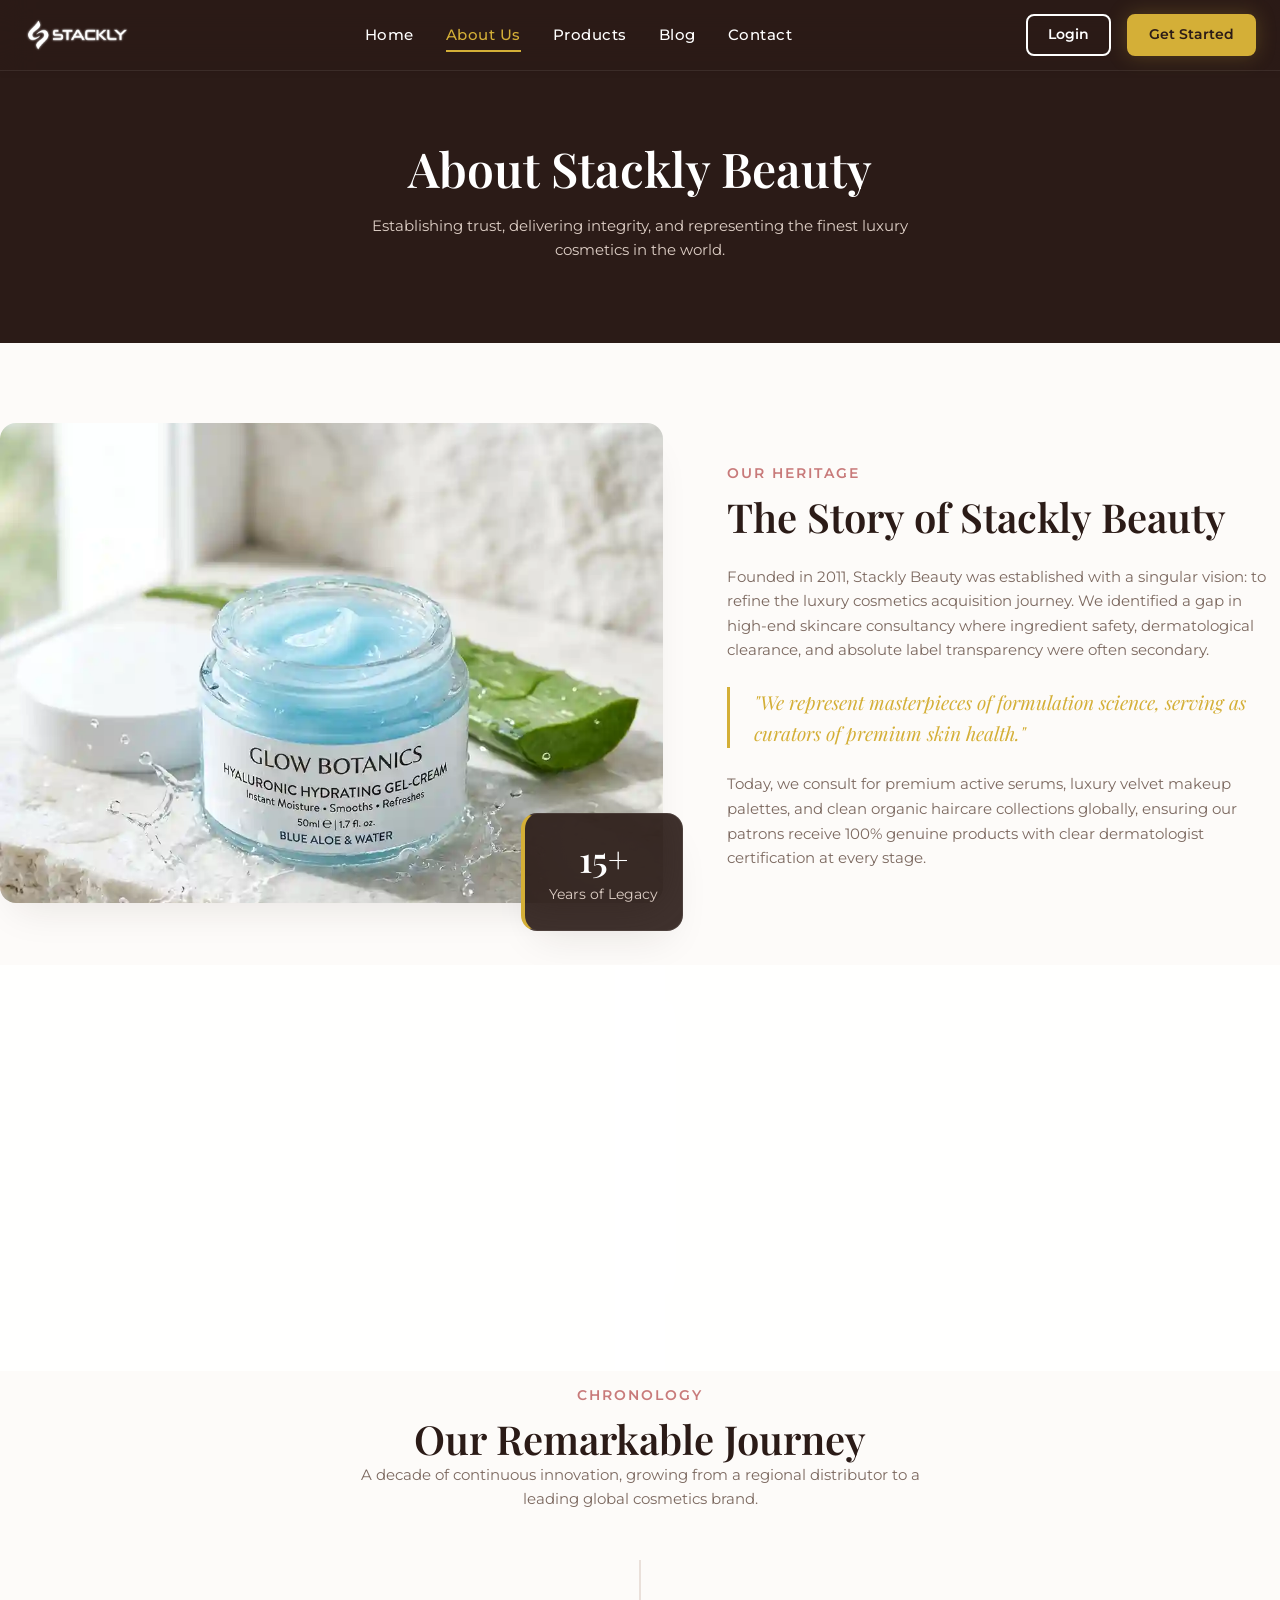
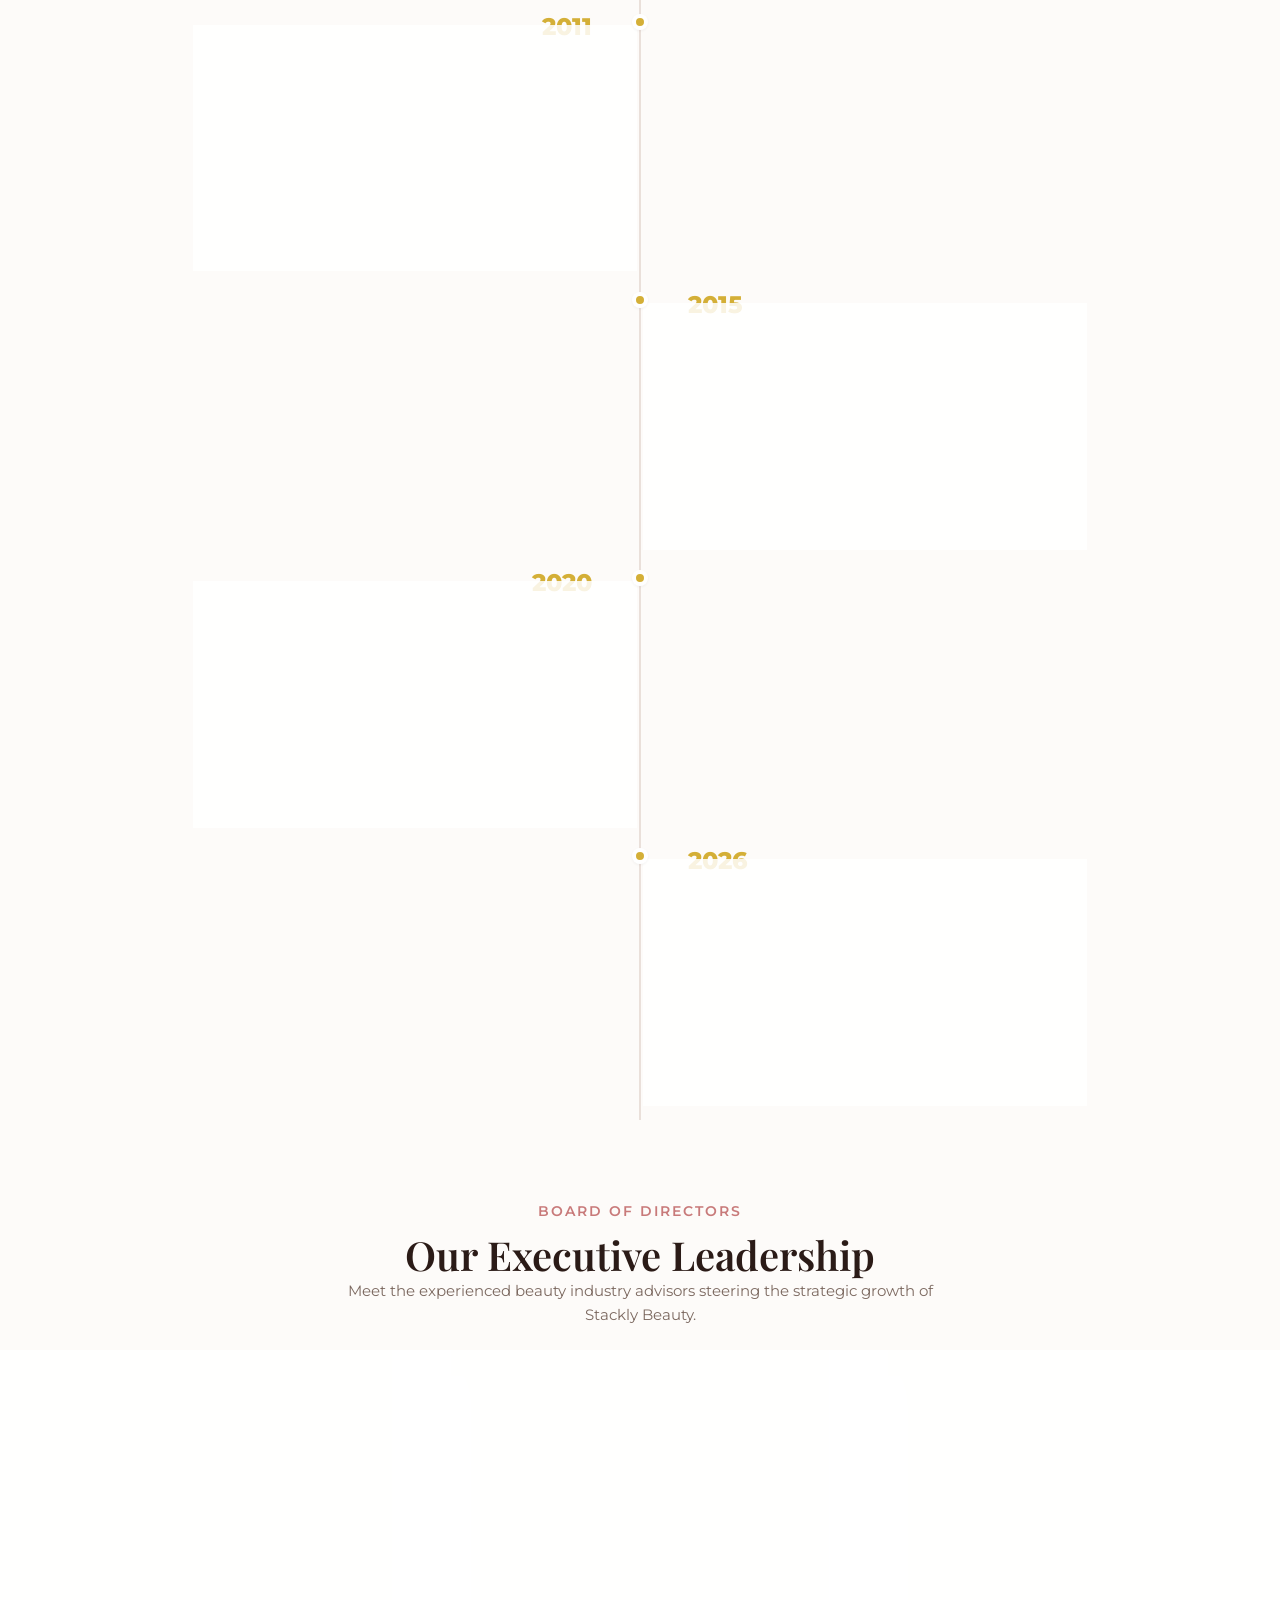
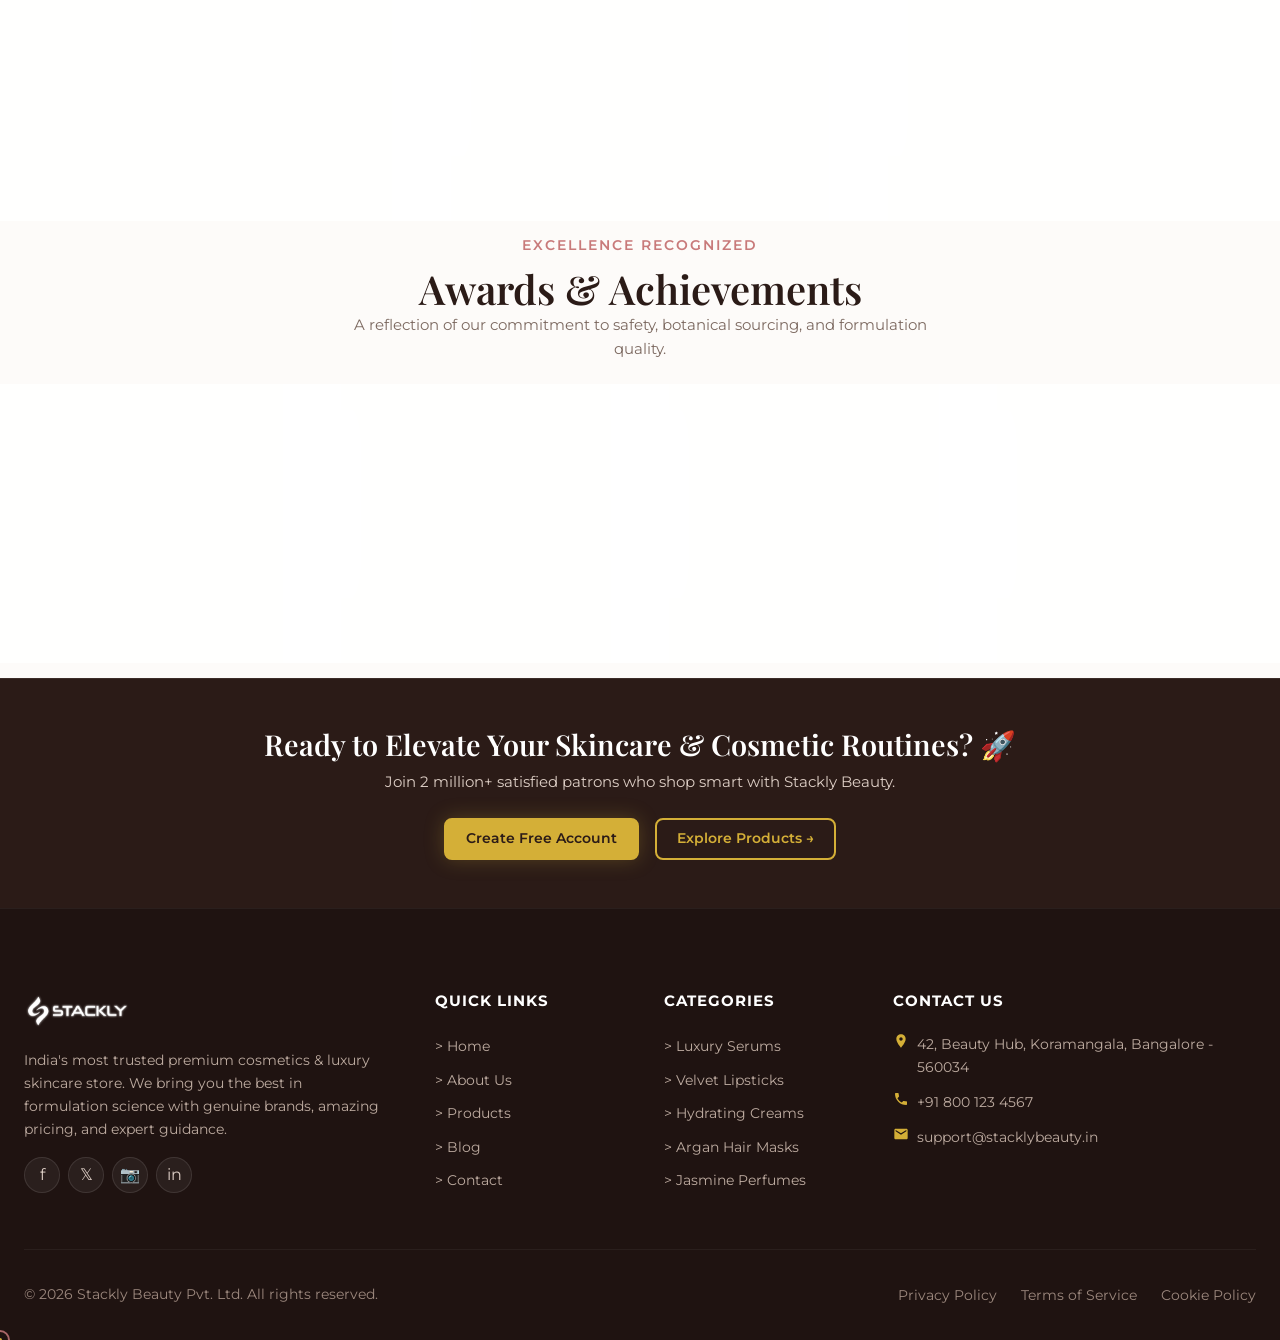
<file: about.html>
<!DOCTYPE html>
<html lang="en">
<head>
  <meta charset="UTF-8">
  <meta name="viewport" content="width=device-width, initial-scale=1.0">
  <title>About Us | Stackly Beauty</title>
  <meta name="description" content="Learn about our company story, leadership, and our journey in representing pure luxury cosmetics and clinical skincare.">
  <link rel="stylesheet" href="css/main.css">
  <link rel="stylesheet" href="css/components.css">
  <link rel="stylesheet" href="css/pages/about.css">
</head>
<body>

  <!-- Scroll Progress Indicator -->
  <div class="scroll-progress-container">
    <div class="scroll-progress-bar"></div>
  </div>

  <!-- Header -->
  <header>
    <div class="container navbar">
      <a href="index.html" class="logo" aria-label="Stackly Home">
        <img class="logo-img" src="images/stackly-logo.webp" alt="Stackly Logo">
      </a>
      <button class="hamburger" aria-label="Toggle Navigation">
        <span></span>
        <span></span>
        <span></span>
      </button>
      <ul class="nav-links">
        <li><a href="index.html" class="nav-link">Home</a></li>
        <li><a href="about.html" class="nav-link active">About Us</a></li>
        <li><a href="products.html" class="nav-link">Products</a></li>
        <li><a href="blog.html" class="nav-link">Blog</a></li>
        <li><a href="contact.html" class="nav-link">Contact</a></li>
        <li class="nav-mobile-actions">
          <a href="login.html" class="btn btn-outline btn-sm btn-shimmer">Login</a>
          <a href="create-account.html" class="btn btn-secondary btn-sm btn-shimmer">Get Started</a>
        </li>
      </ul>
      <div class="nav-actions">
        <a href="login.html" class="btn btn-outline btn-sm btn-shimmer">Login</a>
        <a href="create-account.html" class="btn btn-secondary btn-sm btn-shimmer">Get Started</a>
      </div>
    </div>
  </header>

  <!-- Hero Header -->
  <div style="background-color: var(--primary); padding: 140px 0 80px; text-align: center; color: var(--white); position: relative; overflow: hidden;">
    <div class="blob" style="top: -20%; left: 10%;"></div>
    <div class="container relative" style="z-index: 2;">
      <h1 style="color: var(--white); font-family: var(--font-serif); font-size: 3rem; margin-bottom: var(--spacing-sm);">About Stackly Beauty</h1>
      <p style="color: var(--slate-300); max-width: 600px; margin: 0 auto;">Establishing trust, delivering integrity, and representing the finest luxury cosmetics in the world.</p>
    </div>
  </div>

  <main class="container section-padding">
    <!-- Company Story -->
    <section class="about-story-grid reveal reveal-up" style="margin-bottom: var(--spacing-xxl);">
      <div class="about-story-img-wrapper">
        <img class="about-story-img" src="images/products/cream_11zon.webp" alt="Luxury Gel Cream" loading="lazy">
        <div class="about-story-badge glass-card-dark">
          <h3>15+</h3>
          <p>Years of Legacy</p>
        </div>
      </div>
      
      <div class="about-story-content">
        <span class="section-subtitle">Our Heritage</span>
        <h2 style="margin-bottom: var(--spacing-md); font-family: var(--font-serif);">The Story of Stackly Beauty</h2>
        <p>Founded in 2011, Stackly Beauty was established with a singular vision: to refine the luxury cosmetics acquisition journey. We identified a gap in high-end skincare consultancy where ingredient safety, dermatological clearance, and absolute label transparency were often secondary.</p>
        <blockquote>
          "We represent masterpieces of formulation science, serving as curators of premium skin health."
        </blockquote>
        <p>Today, we consult for premium active serums, luxury velvet makeup palettes, and clean organic haircare collections globally, ensuring our patrons receive 100% genuine products with clear dermatologist certification at every stage.</p>
      </div>
    </section>

    <!-- Mission & Vision -->
    <section class="grid vision-mission-grid reveal reveal-up" style="margin-bottom: var(--spacing-xxl);">
      <div class="glass-card vision-panel">
        <div class="vision-icon">
          <svg viewBox="0 0 24 24" style="width: 30px; height: 30px; fill: var(--secondary);"><path d="M12 4.5C7 4.5 2.73 7.61 1 12c1.73 4.39 6 7.5 11 7.5s9.27-3.11 11-7.5c-1.73-4.39-6-7.5-11-7.5zM12 17c-2.76 0-5-2.24-5-5s2.24-5 5-5 5 2.24 5 5-2.24 5-5 5zm-3-5c0-1.66 1.34-3 3-3s3 1.34 3 3-1.34 3-3 3-3-1.34-3-3z"/></svg>
        </div>
        <h3>Our Vision</h3>
        <p>To lead global luxury beauty through innovation, establishing robust clinical clearances, digital sebum-matching tools, and bespoke advisory services that allow frictionless selections across international borders.</p>
      </div>

      <div class="glass-card vision-panel">
        <div class="vision-icon">
          <svg viewBox="0 0 24 24" style="width: 30px; height: 30px; fill: var(--secondary);"><path d="M12 2C6.48 2 2 6.48 2 12s4.48 10 10 10 10-4.48 10-10S17.52 2 12 2zm1 15h-2v-2h2v2zm0-4h-2V7h2v6z"/></svg>
        </div>
        <h3>Our Mission</h3>
        <p>To curate clean, dermatologist-vetted cosmetic portfolios for high-net-worth investors and beauty enthusiasts, delivering secure packaging, expert esthetician facilitating support, and verified skin results.</p>
      </div>
    </section>

    <!-- Our Journey Timeline -->
    <section class="reveal reveal-up" style="margin-bottom: var(--spacing-xxl);">
      <div class="section-header text-center">
        <span class="section-subtitle">Chronology</span>
        <h2 style="font-family: var(--font-serif);">Our Remarkable Journey</h2>
        <p class="section-desc text-center">A decade of continuous innovation, growing from a regional distributor to a leading global cosmetics brand.</p>
      </div>
      
      <div class="timeline-container">
        <div class="timeline-item">
          <span class="timeline-dot"></span>
          <div class="timeline-year">2011</div>
          <div class="glass-card timeline-card">
            <h4>Inception of Stackly</h4>
            <p>Founded as a small luxury cosmetic consultancy in Hyderabad with a focus on bespoke active formulations.</p>
          </div>
        </div>

        <div class="timeline-item">
          <span class="timeline-dot"></span>
          <div class="timeline-year">2015</div>
          <div class="glass-card timeline-card">
            <h4>Clean Actives Expansion</h4>
            <p>Launched paraben-free and vegan skincare ranges, listing premium serums and Grade-A sunscreen barriers.</p>
          </div>
        </div>

        <div class="timeline-item">
          <span class="timeline-dot"></span>
          <div class="timeline-year">2020</div>
          <div class="glass-card timeline-card">
            <h4>Digital Consults Room</h4>
            <p>Launched online video consultation rooms and spatial skincare guides for remote clinical consultations.</p>
          </div>
        </div>

        <div class="timeline-item">
          <span class="timeline-dot"></span>
          <div class="timeline-year">2026</div>
          <div class="glass-card timeline-card">
            <h4>Skin Profiler Portal</h4>
            <p>Released the production-ready portal, facilitating real-time sebum analysis and instant customized recommendations.</p>
          </div>
        </div>
      </div>
    </section>

    <!-- Leadership Profiles -->
    <section class="reveal reveal-up" style="margin-bottom: var(--spacing-xxl);">
      <div class="section-header text-center">
        <span class="section-subtitle">Board of Directors</span>
        <h2 style="font-family: var(--font-serif);">Our Executive Leadership</h2>
        <p class="section-desc text-center">Meet the experienced beauty industry advisors steering the strategic growth of Stackly Beauty.</p>
      </div>
      
      <div class="grid leaders-grid">
        <div class="glass-card leader-card" style="text-align: center;">
          <div class="leader-img-box" style="height: 280px; overflow: hidden; border-radius: var(--radius-md) var(--radius-md) 0 0;">
            <img class="leader-img" src="images/experts/expert-3.webp" alt="Chairman" style="width: 100%; height: 100%; object-fit: cover;">
          </div>
          <div class="leader-info" style="padding: 1.5rem;">
            <h4>Devendra Stackly</h4>
            <p style="color: var(--secondary); font-size: 0.85rem; font-weight: 600;">Founder & Executive Chairman</p>
          </div>
        </div>

        <div class="glass-card leader-card" style="text-align: center;">
          <div class="leader-img-box" style="height: 280px; overflow: hidden; border-radius: var(--radius-md) var(--radius-md) 0 0;">
            <img class="leader-img" src="images/experts/expert-4.webp" alt="Managing Director" style="width: 100%; height: 100%; object-fit: cover; object-position: center 60%;">
          </div>
          <div class="leader-info" style="padding: 1.5rem;">
            <h4>Nandita Sen</h4>
            <p style="color: var(--secondary); font-size: 0.85rem; font-weight: 600;">Managing Director & CEO</p>
          </div>
        </div>

        <div class="glass-card leader-card" style="text-align: center;">
          <div class="leader-img-box" style="height: 280px; overflow: hidden; border-radius: var(--radius-md) var(--radius-md) 0 0;">
            <img class="leader-img" src="images/experts/expert-1.webp" alt="VP Formulation Science" style="width: 100%; height: 100%; object-fit: cover;">
          </div>
          <div class="leader-info" style="padding: 1.5rem;">
            <h4>Dr. Evelyn Ross</h4>
            <p style="color: var(--secondary); font-size: 0.85rem; font-weight: 600;">VP, Formulation Science</p>
          </div>
        </div>
      </div>
    </section>

    <!-- Awards Section -->
    <section class="reveal reveal-up">
      <div class="section-header text-center">
        <span class="section-subtitle">Excellence Recognized</span>
        <h2 style="font-family: var(--font-serif);">Awards & Achievements</h2>
        <p class="section-desc text-center">A reflection of our commitment to safety, botanical sourcing, and formulation quality.</p>
      </div>
      
      <div class="grid awards-grid">
        <div class="glass-card award-card" style="padding: 1.5rem; text-align: center;">
          <div class="award-icon-box" style="width: 50px; height: 50px; border-radius: 50%; background: rgba(212,175,55,0.1); display: flex; align-items: center; justify-content: center; margin: 0 auto 1rem;">
            <svg viewBox="0 0 24 24" style="width: 26px; height: 26px; fill: var(--secondary);"><path d="M12 2C6.48 2 2 6.48 2 12s4.48 10 10 10 10-4.48 10-10S17.52 2 12 2zm1 17h-2v-2h2v2zm2.07-7.75l-.9.92C13.45 12.9 13 13.5 13 15h-2v-.5c0-1.1.45-2.1 1.17-2.83l1.24-1.26c.37-.36.59-.86.59-1.41 0-1.1-.9-2-2-2s-2 .9-2 2H7c0-2.76 2.24-5 5-5s5 2.24 5 5c0 1.04-.42 1.99-1.07 2.75z"/></svg>
          </div>
          <h4>Best Luxury Beauty</h4>
          <p>Luxury Lifestyle Awards, 2026</p>
        </div>

        <div class="glass-card award-card" style="padding: 1.5rem; text-align: center;">
          <div class="award-icon-box" style="width: 50px; height: 50px; border-radius: 50%; background: rgba(212,175,55,0.1); display: flex; align-items: center; justify-content: center; margin: 0 auto 1rem;">
            <svg viewBox="0 0 24 24" style="width: 26px; height: 26px; fill: var(--secondary);"><path d="M12 2C6.48 2 2 6.48 2 12s4.48 10 10 10 10-4.48 10-10S17.52 2 12 2zm1 17h-2v-2h2v2zm2.07-7.75l-.9.92C13.45 12.9 13 13.5 13 15h-2v-.5c0-1.1.45-2.1 1.17-2.83l1.24-1.26c.37-.36.59-.86.59-1.41 0-1.1-.9-2-2-2s-2 .9-2 2H7c0-2.76 2.24-5 5-5s5 2.24 5 5c0 1.04-.42 1.99-1.07 2.75z"/></svg>
          </div>
          <h4>Purity Sourcing</h4>
          <p>National Cosmetics Council, 2025</p>
        </div>

        <div class="glass-card award-card" style="padding: 1.5rem; text-align: center;">
          <div class="award-icon-box" style="width: 50px; height: 50px; border-radius: 50%; background: rgba(212,175,55,0.1); display: flex; align-items: center; justify-content: center; margin: 0 auto 1rem;">
            <svg viewBox="0 0 24 24" style="width: 26px; height: 26px; fill: var(--secondary);"><path d="M12 2C6.48 2 2 6.48 2 12s4.48 10 10 10 10-4.48 10-10S17.52 2 12 2zm1 17h-2v-2h2v2zm2.07-7.75l-.9.92C13.45 12.9 13 13.5 13 15h-2v-.5c0-1.1.45-2.1 1.17-2.83l1.24-1.26c.37-.36.59-.86.59-1.41 0-1.1-.9-2-2-2s-2 .9-2 2H7c0-2.76 2.24-5 5-5s5 2.24 5 5c0 1.04-.42 1.99-1.07 2.75z"/></svg>
          </div>
          <h4>Skin Tech Innovation</h4>
          <p>BeautyTech Summit, 2024</p>
        </div>

        <div class="glass-card award-card" style="padding: 1.5rem; text-align: center;">
          <div class="award-icon-box" style="width: 50px; height: 50px; border-radius: 50%; background: rgba(212,175,55,0.1); display: flex; align-items: center; justify-content: center; margin: 0 auto 1rem;">
            <svg viewBox="0 0 24 24" style="width: 26px; height: 26px; fill: var(--secondary);"><path d="M12 2C6.48 2 2 6.48 2 12s4.48 10 10 10 10-4.48 10-10S17.52 2 12 2zm1 17h-2v-2h2v2zm2.07-7.75l-.9.92C13.45 12.9 13 13.5 13 15h-2v-.5c0-1.1.45-2.1 1.17-2.83l1.24-1.26c.37-.36.59-.86.59-1.41 0-1.1-.9-2-2-2s-2 .9-2 2H7c0-2.76 2.24-5 5-5s5 2.24 5 5c0 1.04-.42 1.99-1.07 2.75z"/></svg>
          </div>
          <h4>Esthetic Coach of the Year</h4>
          <p>Dr. Evelyn Ross, 2023</p>
        </div>
      </div>
    </section>
  </main>

  <!-- Footer Upgrade Banner -->
  <section class="cta-banner-section" style="background-color: var(--primary); color: #FFFFFF; padding: var(--spacing-xl) 0; text-align: center; border-top: 1px solid rgba(255,255,255,0.08);">
    <div class="container">
      <h2 style="color: #FFFFFF; font-family: var(--font-serif); font-size: 1.8rem; margin-bottom: 0.5rem;">Ready to Elevate Your Skincare & Cosmetic Routines? 🚀</h2>
      <p style="color: var(--slate-300); margin-bottom: 1.5rem; font-size: 0.95rem;">Join 2 million+ satisfied patrons who shop smart with Stackly Beauty.</p>
      <div class="cta-btn-group" style="display: flex; justify-content: center; gap: 1rem; flex-wrap: wrap;">
        <a href="create-account.html" class="btn btn-secondary btn-sm">Create Free Account</a>
        <a href="products.html" class="btn btn-outline btn-sm" style="border-color: var(--secondary); color: var(--secondary);">Explore Products &rarr;</a>
      </div>
    </div>
  </section>

  <!-- Global Footer -->
  <footer class="custom-footer" style="background-color: var(--bg-dark); color: var(--slate-300); padding: var(--spacing-xxl) 0 var(--spacing-lg); border-top: 1px solid rgba(255,255,255,0.05);">
    <div class="container">
      <div class="custom-footer-grid" style="display: grid; grid-template-columns: 2fr 1fr 1fr 2fr; gap: var(--spacing-xl);">
        <div>
          <a href="index.html" class="logo" style="display: inline-flex; align-items: center; gap: 0.5rem; font-weight: 800; font-size: 1.4rem; color: #FFFFFF; margin-bottom: 1rem; text-decoration: none;" aria-label="Stackly Home">
            <img class="logo-img" src="images/stackly-logo.webp" alt="Stackly Logo">
          </a>
          <p style="font-size: 0.9rem; line-height: 1.6; color: var(--slate-400); margin-bottom: 1rem;">India's most trusted premium cosmetics & luxury skincare store. We bring you the best in formulation science with genuine brands, amazing pricing, and expert guidance.</p>
          <div class="footer-social-boxes" style="display: flex; gap: 0.5rem;">
            <a href="404.html" class="footer-social-btn" aria-label="Facebook">f</a>
            <a href="404.html" class="footer-social-btn" aria-label="Twitter">𝕏</a>
            <a href="404.html" class="footer-social-btn" aria-label="Instagram">📷</a>
            <a href="404.html" class="footer-social-btn" aria-label="LinkedIn">in</a>
          </div>
        </div>

        <div>
          <div class="footer-col-title" style="color: #FFFFFF; font-weight: 700; font-size: 0.95rem; letter-spacing: 1px; margin-bottom: 1.25rem;">QUICK LINKS</div>
          <ul class="footer-links-list" style="list-style: none; padding: 0;">
            <li style="margin-bottom: 0.5rem;"><a href="index.html" style="color: var(--slate-400); font-size: 0.9rem;">&gt; Home</a></li>
            <li style="margin-bottom: 0.5rem;"><a href="about.html" style="color: var(--slate-400); font-size: 0.9rem;">&gt; About Us</a></li>
            <li style="margin-bottom: 0.5rem;"><a href="products.html" style="color: var(--slate-400); font-size: 0.9rem;">&gt; Products</a></li>
            <li style="margin-bottom: 0.5rem;"><a href="blog.html" style="color: var(--slate-400); font-size: 0.9rem;">&gt; Blog</a></li>
            <li style="margin-bottom: 0.5rem;"><a href="contact.html" style="color: var(--slate-400); font-size: 0.9rem;">&gt; Contact</a></li>
          </ul>
        </div>

        <div>
          <div class="footer-col-title" style="color: #FFFFFF; font-weight: 700; font-size: 0.95rem; letter-spacing: 1px; margin-bottom: 1.25rem;">CATEGORIES</div>
          <ul class="footer-links-list" style="list-style: none; padding: 0;">
            <li style="margin-bottom: 0.5rem;"><a href="404.html" style="color: var(--slate-400); font-size: 0.9rem;">&gt; Luxury Serums</a></li>
            <li style="margin-bottom: 0.5rem;"><a href="404.html" style="color: var(--slate-400); font-size: 0.9rem;">&gt; Velvet Lipsticks</a></li>
            <li style="margin-bottom: 0.5rem;"><a href="404.html" style="color: var(--slate-400); font-size: 0.9rem;">&gt; Hydrating Creams</a></li>
            <li style="margin-bottom: 0.5rem;"><a href="404.html" style="color: var(--slate-400); font-size: 0.9rem;">&gt; Argan Hair Masks</a></li>
            <li style="margin-bottom: 0.5rem;"><a href="404.html" style="color: var(--slate-400); font-size: 0.9rem;">&gt; Jasmine Perfumes</a></li>
          </ul>
        </div>

        <div>
          <div class="footer-col-title" style="color: #FFFFFF; font-weight: 700; font-size: 0.95rem; letter-spacing: 1px; margin-bottom: 1.25rem;">CONTACT US</div>
          <div class="footer-contact-row" style="display: flex; align-items: flex-start; gap: 0.5rem; margin-bottom: 0.75rem; font-size: 0.9rem; color: var(--slate-400);">
            <svg viewBox="0 0 24 24" style="width: 16px; height: 16px; fill: var(--secondary); flex-shrink:0;"><path d="M12 2C8.13 2 5 5.13 5 9c0 5.25 7 13 7 13s7-7.75 7-13c0-3.87-3.13-7-7-7zm0 9.5c-1.38 0-2.5-1.12-2.5-2.5s1.12-2.5 2.5-2.5 2.5 1.12 2.5 2.5-1.12 2.5-2.5 2.5z"/></svg>
            <span>42, Beauty Hub, Koramangala, Bangalore - 560034</span>
          </div>
          <div class="footer-contact-row" style="display: flex; align-items: flex-start; gap: 0.5rem; margin-bottom: 0.75rem; font-size: 0.9rem; color: var(--slate-400);">
            <svg viewBox="0 0 24 24" style="width: 16px; height: 16px; fill: var(--secondary); flex-shrink:0;"><path d="M6.62 10.79c1.44 2.83 3.76 5.14 6.59 6.59l2.2-2.2c.27-.27.67-.36 1.02-.24 1.12.37 2.33.57 3.57.57.55 0 1 .45 1 1V20c0 .55-.45 1-1 1-9.39 0-17-7.61-17-17 0-.55.45-1 1-1h3.5c.55 0 1 .45 1 1 0 1.25.2 2.45.57 3.57.11.35.03.74-.25 1.02l-2.2 2.2z"/></svg>
            <span>+91 800 123 4567</span>
          </div>
          <div class="footer-contact-row" style="display: flex; align-items: flex-start; gap: 0.5rem; margin-bottom: 0.75rem; font-size: 0.9rem; color: var(--slate-400);">
            <svg viewBox="0 0 24 24" style="width: 16px; height: 16px; fill: var(--secondary); flex-shrink:0;"><path d="M20 4H4c-1.1 0-1.99.9-1.99 2L2 18c0 1.1.9 2 2 2h16c1.1 0 2-.9 2-2V6c0-1.1-.9-2-2-2zm0 4l-8 5-8-5V6l8 5 8-5v2z"/></svg>
            <span>support@stacklybeauty.in</span>
          </div>
        </div>
      </div>

      <div class="footer-bottom-bar" style="border-top: 1px solid rgba(255,255,255,0.05); padding-top: var(--spacing-lg); margin-top: var(--spacing-xl); display: flex; justify-content: space-between; align-items: center; flex-wrap: wrap; gap: 1rem;">
        <p style="font-size: 0.85rem; color: var(--slate-500);">&copy; 2026 Stackly Beauty Pvt. Ltd. All rights reserved.</p>
        <ul class="footer-bottom-links" style="display: flex; gap: 1.5rem; list-style: none; padding: 0;">
          <li><a href="404.html" style="font-size: 0.85rem; color: var(--slate-500);">Privacy Policy</a></li>
          <li><a href="404.html" style="font-size: 0.85rem; color: var(--slate-500);">Terms of Service</a></li>
          <li><a href="404.html" style="font-size: 0.85rem; color: var(--slate-500);">Cookie Policy</a></li>
        </ul>
      </div>
    </div>
  </footer>

  <!-- Scripts -->
  <script src="js/data.js"></script>
  <script src="js/main.js"></script>
</body>
</html>
</file>
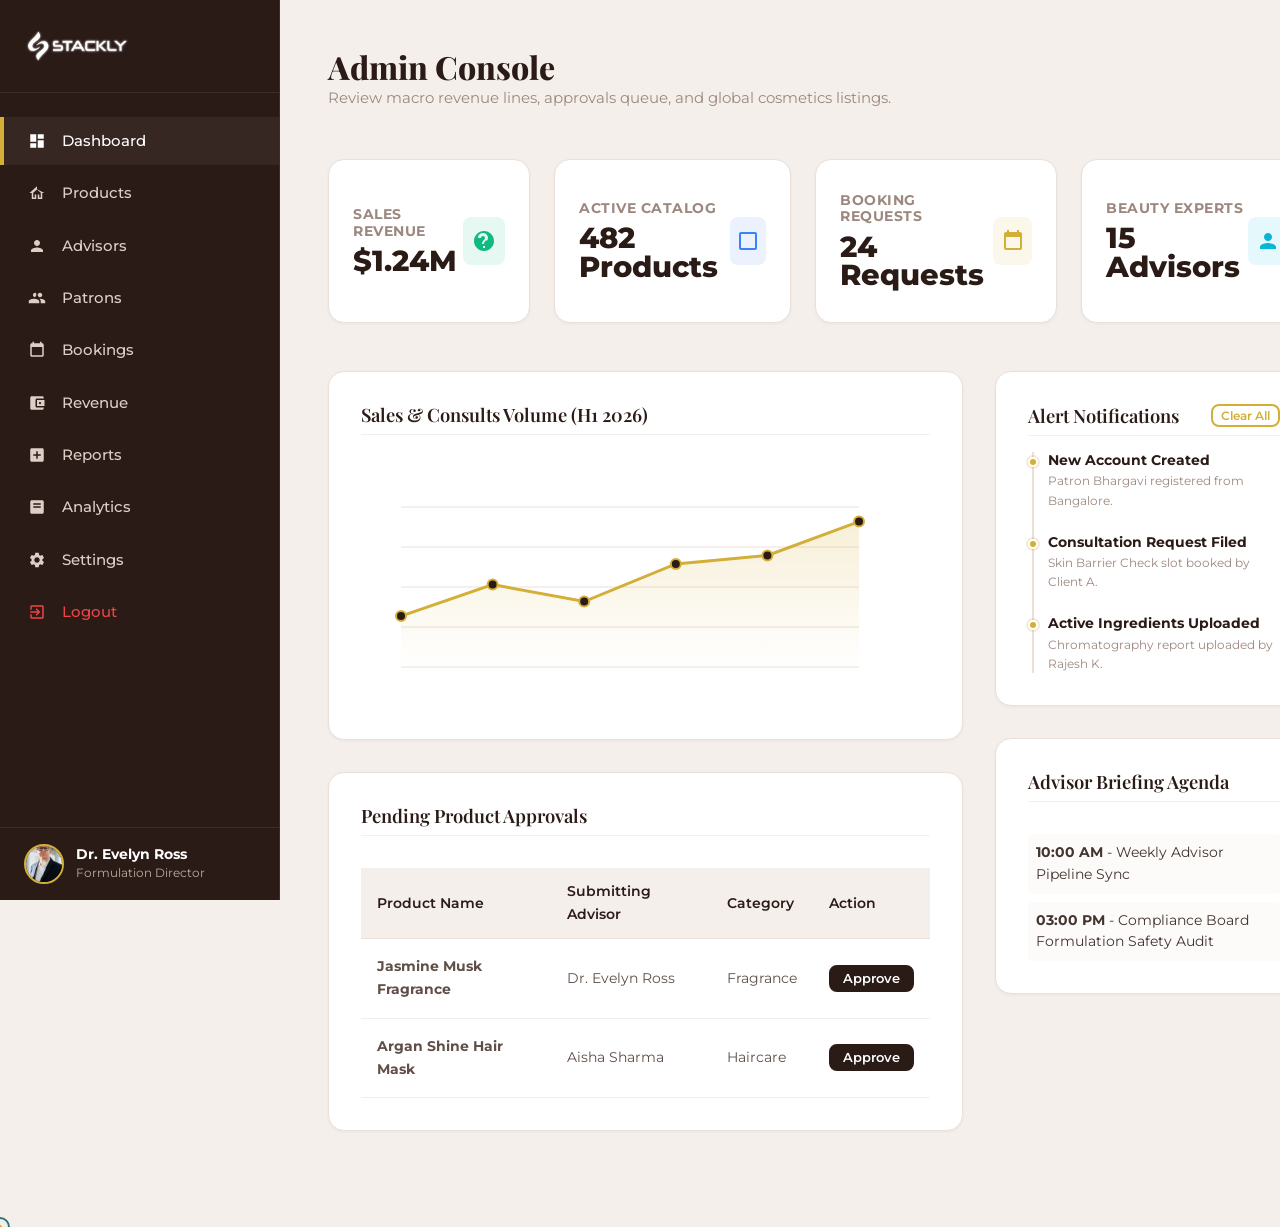
<file: admin-dashboard.html>
<!DOCTYPE html>
<html lang="en">
<head>
  <meta charset="UTF-8">
  <meta name="viewport" content="width=device-width, initial-scale=1.0">
  <title>Admin Dashboard | Stackly Beauty Console</title>
  <meta name="description" content="Manage product approval workflows, customer metrics, and beauty advisor boards.">
  <link rel="stylesheet" href="css/main.css">
  <link rel="stylesheet" href="css/components.css">
  <link rel="stylesheet" href="css/pages/dashboards.css">
</head>
<body>

  <div class="dashboard-container">
    <!-- Mobile top header bar -->
    <div class="dashboard-mobile-bar">
      <a href="index.html" class="logo" aria-label="Stackly Home">
        <img class="logo-img" src="images/stackly-logo.webp" alt="Stackly Logo">
      </a>
      <button class="sidebar-toggle-btn" aria-label="Toggle Side Menu">
        <svg viewBox="0 0 24 24"><path d="M3 18h18v-2H3v2zm0-5h18v-2H3v2zm0-7v2h18V6H3z"/></svg>
      </button>
    </div>

    <!-- Sidebar Layout panel -->
    <aside class="dashboard-sidebar">
      <div class="sidebar-header">
        <a href="index.html" class="logo" aria-label="Stackly Home">
          <img class="logo-img" src="images/stackly-logo.webp" alt="Stackly Logo">
        </a>
      </div>

      <ul class="sidebar-menu">
        <li class="sidebar-item">
          <a href="#" data-tab="admin-tab-dashboard" class="sidebar-link active">
            <svg viewBox="0 0 24 24" style="width:18px;height:18px;fill:currentColor;"><path d="M3 13h8V3H3v10zm0 8h8v-6H3v6zm10 0h8V11h-8v10zm0-18v6h8V3h-8z"/></svg>
            Dashboard
          </a>
        </li>
        <li class="sidebar-item"><a href="#" data-tab="admin-tab-properties" class="sidebar-link"><svg viewBox="0 0 24 24" style="width:18px;height:18px;fill:currentColor;"><path d="M12 7V3L2 12h3v8h6v-6h2v6h6v-8h3L12 7zm5 11h-2v-4H9v4H7v-6.17l5-4.5 5 4.5V18z"/></svg> Products</a></li>
        <li class="sidebar-item"><a href="#" data-tab="admin-tab-agents" class="sidebar-link"><svg viewBox="0 0 24 24" style="width:18px;height:18px;fill:currentColor;"><path d="M12 12c2.21 0 4-1.79 4-4s-1.79-4-4-4-4 1.79-4 4 1.79 4 4 4zm0 2c-2.67 0-8 1.34-8 4v2h16v-2c0-2.66-5.33-4-8-4z"/></svg> Advisors</a></li>
        <li class="sidebar-item"><a href="#" data-tab="admin-tab-customers" class="sidebar-link"><svg viewBox="0 0 24 24" style="width:18px;height:18px;fill:currentColor;"><path d="M16 11c1.66 0 2.99-1.34 2.99-3S17.66 5 16 5c-1.66 0-3 1.34-3 3s1.34 3 3 3zm-8 0c1.66 0 2.99-1.34 2.99-3S11.3 5 9.6 5C7.94 5 6.6 6.34 6.6 8s1.34 3 3 3zm0 2c-2.33 0-7 1.17-7 3.5V19h14v-2.5c0-2.33-4.67-3.5-7-3.5zm8 0c-.29 0-.62.02-.97.05 1.16.84 1.97 1.97 1.97 3.45V19h6v-2.5c0-2.33-4.67-3.5-7-3.5z"/></svg> Patrons</a></li>
        <li class="sidebar-item"><a href="#" data-tab="admin-tab-bookings" class="sidebar-link"><svg viewBox="0 0 24 24" style="width:18px;height:18px;fill:currentColor;"><path d="M19 3h-1V1h-2v2H8V1H6v2H5c-1.11 0-1.99.9-1.99 2L3 19c0 1.1.89 2 2 2h14c1.1 0 2-.9 2-2V5c0-1.1-.9-2-2-2zm0 16H5V8h14v11z"/></svg> Bookings</a></li>
        <li class="sidebar-item"><a href="#" data-tab="admin-tab-revenue" class="sidebar-link"><svg viewBox="0 0 24 24" style="width:18px;height:18px;fill:currentColor;"><path d="M21 18v1c0 1.1-.9 2-2 2H5c-1.11 0-2-.9-2-2V5c0-1.1.89-2 2-2h14c1.1 0 2 .9 2 2v1h-9c-1.11 0-2 .9-2 2v8c0 1.1.1 2 2 2h9zm-9-2h10V8H12v8zm4-2.5c-.83 0-1.5-.67-1.5-1.5s.67-1.5 1.5-1.5 1.5.67 1.5 1.5-.67 1.5-1.5 1.5z"/></svg> Revenue</a></li>
        <li class="sidebar-item"><a href="#" data-tab="admin-tab-reports" class="sidebar-link"><svg viewBox="0 0 24 24" style="width:18px;height:18px;fill:currentColor;"><path d="M19 3H5c-1.1 0-2 .9-2 2v14c0 1.1.9 2 2 2h14c1.1 0 2-.9 2-2V5c0-1.1-.9-2-2-2zm-2 10h-4v4h-2v-4H7v-2h4V7h2v4h4v2z"/></svg> Reports</a></li>
        <li class="sidebar-item"><a href="#" data-tab="admin-tab-analytics" class="sidebar-link"><svg viewBox="0 0 24 24" style="width:18px;height:18px;fill:currentColor;"><path d="M19 3H5c-1.1 0-2 .9-2 2v14c0 1.1.9 2 2 2h14c1.1 0 2-.9 2-2V5c0-1.1-.9-2-2-2zm-2 10H7v-2h10v2zm0-4H7V7h10v2z"/></svg> Analytics</a></li>
        <li class="sidebar-item"><a href="#" data-tab="admin-tab-settings" class="sidebar-link"><svg viewBox="0 0 24 24" style="width:18px;height:18px;fill:currentColor;"><path d="M19.14 12.94c.04-.3.06-.61.06-.94 0-.32-.02-.64-.07-.94l2.03-1.58c.18-.14.23-.41.12-.61l-1.92-3.32c-.12-.22-.37-.29-.59-.22l-2.39.96c-.5-.38-1.03-.7-1.62-.94l-.36-2.54c-.04-.24-.24-.41-.48-.41h-3.84c-.24 0-.43.17-.47.41l-.36 2.54c-.59.24-1.13.57-1.62.94l-2.39-.96c-.22-.08-.47 0-.59.22L2.74 8.87c-.12.21-.08.47.12.61l2.03 1.58c-.05.3-.09.63-.09.94s.02.64.07.94l-2.03 1.58c-.18.14-.23.41-.12.61l1.92 3.32c.12.22.37.29.59.22l2.39-.96c.5.38 1.03.7 1.62.94l.36 2.54c.05.24.24.41.48.41h3.84c.24 0 .44-.17.47-.41l.36-2.54c.59-.24 1.13-.56 1.62-.94l2.39.96c.22.08.47 0 .59-.22l1.92-3.32c.12-.22.07-.47-.12-.61l-2.01-1.58zM12 15.6c-1.98 0-3.6-1.62-3.6-3.6s1.62-3.6 3.6-3.6 3.6 1.62 3.6 3.6-1.62 3.6-3.6 3.6z"/></svg> Settings</a></li>
        
        <li class="sidebar-item" style="margin-top: auto;">
          <a href="login.html" class="sidebar-link" style="color: #EF4444;">
            <svg viewBox="0 0 24 24" style="width:18px;height:18px;fill: #EF4444;"><path d="M10.09 15.59L11.5 17l5-5-5-5-1.41 1.41L12.67 11H3v2h9.67l-2.58 2.59zM19 3H5c-1.11 0-2 .9-2 2v4h2V5h14v14H5v-4H3v4c0 1.1.89 2 2 2h14c1.1 0 2-.9 2-2V5c0-1.1-.9-2-2-2z"/></svg>
            Logout
          </a>
        </li>
      </ul>

      <div class="sidebar-user-badge">
        <img class="sidebar-user-avatar" src="images/experts/expert-1.webp" alt="Admin Avatar">
        <div class="sidebar-user-name">
          <h5>Dr. Evelyn Ross</h5>
          <p>Formulation Director</p>
        </div>
      </div>
    </aside>

    <!-- Main Content Board -->
    <main class="dashboard-main">
      <!-- PANEL 1: Admin Overview -->
      <div class="dashboard-tab-panel active" id="admin-tab-dashboard">
        <div class="dashboard-header-row">
          <div>
            <h1>Admin Console</h1>
            <p style="color: var(--slate-500);">Review macro revenue lines, approvals queue, and global cosmetics listings.</p>
          </div>
        </div>

        <!-- KPI Grid -->
        <section class="dashboard-kpis">
          <div class="kpi-card">
            <div class="kpi-details">
              <h4>Sales Revenue</h4>
              <p>$1.24M</p>
            </div>
            <div class="kpi-icon-box green" style="background: rgba(16,185,129,0.1); color: #10b981;">
              <svg viewBox="0 0 24 24" style="width:24px;height:24px;fill:currentColor;"><path d="M12 2C6.48 2 2 6.48 2 12s4.48 10 10 10 10-4.48 10-10S17.52 2 12 2zm1 17h-2v-2h2v2zm1.07-7.75l-.9.92C12.45 12.9 12 13.5 12 15h-2v-.5c0-1.1.45-2.1 1.17-2.83l1.24-1.26c.37-.36.59-.86.59-1.41 0-1.1-.9-2-2-2s-2 .9-2 2H6c0-2.76 2.24-5 5-5s5 2.24 5 5c0 1.04-.42 1.99-1.07 2.75z"/></svg>
            </div>
          </div>

          <div class="kpi-card">
            <div class="kpi-details">
              <h4>Active Catalog</h4>
              <p>482 Products</p>
            </div>
            <div class="kpi-icon-box blue" style="background: rgba(59,130,246,0.1); color: #3b82f6;">
              <svg viewBox="0 0 24 24" style="width:24px;height:24px;fill:currentColor;"><path d="M19 3H5c-1.1 0-2 .9-2 2v14c0 1.1.9 2 2 2h14c1.1 0 2-.9 2-2V5c0-1.1-.9-2-2-2zm0 16H5V5h14v14z"/></svg>
            </div>
          </div>

          <div class="kpi-card">
            <div class="kpi-details">
              <h4>Booking Requests</h4>
              <p>24 Requests</p>
            </div>
            <div class="kpi-icon-box gold" style="background: rgba(212,175,55,0.1); color: var(--secondary);">
              <svg viewBox="0 0 24 24" style="width:24px;height:24px;fill:currentColor;"><path d="M19 3h-1V1h-2v2H8V1H6v2H5c-1.11 0-1.99.9-1.99 2L3 19c0 1.1.89 2 2 2h14c1.1 0 2-.9 2-2V5c0-1.1-.9-2-2-2zm0 16H5V8h14v11z"/></svg>
            </div>
          </div>

          <div class="kpi-card">
            <div class="kpi-details">
              <h4>Beauty Experts</h4>
              <p>15 Advisors</p>
            </div>
            <div class="kpi-icon-box sky" style="background: rgba(6,182,212,0.1); color: #06b6d4;">
              <svg viewBox="0 0 24 24" style="width:24px;height:24px;fill:currentColor;"><path d="M12 12c2.21 0 4-1.79 4-4s-1.79-4-4-4-4 1.79-4 4 1.79 4 4 4zm0 2c-2.67 0-8 1.34-8 4v2h16v-2c0-2.66-5.33-4-8-4z"/></svg>
            </div>
          </div>
        </section>

        <!-- Charts & Feeds Layout -->
        <div class="grid dashboard-grid-2">
          <div style="display:flex; flex-direction:column; gap:2rem;">
            <div class="dashboard-panel-card">
              <h3>Sales & Consults Volume (H1 2026)</h3>
              <div class="chart-container">
                <svg class="chart-svg" id="chart-svg">
                  <defs>
                    <linearGradient id="chart-gradient" x1="0" y1="0" x2="0" y2="1">
                      <stop offset="0%" stop-color="var(--secondary)" stop-opacity="0.2"/>
                      <stop offset="100%" stop-color="var(--secondary)" stop-opacity="0"/>
                    </linearGradient>
                  </defs>
                </svg>
              </div>
            </div>

            <div class="dashboard-panel-card">
              <h3>Pending Product Approvals</h3>
              <div class="dashboard-table-wrapper">
                <table class="dashboard-table">
                  <thead>
                    <tr>
                      <th>Product Name</th>
                      <th>Submitting Advisor</th>
                      <th>Category</th>
                      <th>Action</th>
                    </tr>
                  </thead>
                  <tbody>
                    <tr>
                      <td><strong>Jasmine Musk Fragrance</strong></td>
                      <td>Dr. Evelyn Ross</td>
                      <td>Fragrance</td>
                      <td><button class="btn btn-primary btn-sm" style="padding:0.25rem 0.75rem; font-size:0.8rem;">Approve</button></td>
                    </tr>
                    <tr>
                      <td><strong>Argan Shine Hair Mask</strong></td>
                      <td>Aisha Sharma</td>
                      <td>Haircare</td>
                      <td><button class="btn btn-primary btn-sm" style="padding:0.25rem 0.75rem; font-size:0.8rem;">Approve</button></td>
                    </tr>
                  </tbody>
                </table>
              </div>
            </div>
          </div>

          <div style="display:flex; flex-direction:column; gap:2rem;">
            <div class="dashboard-panel-card">
              <div style="display:flex; justify-content:space-between; align-items:center; margin-bottom:1rem; border-bottom: 1px solid var(--slate-100); padding-bottom:0.5rem;">
                <h3 style="margin:0; border:none; padding:0;">Alert Notifications</h3>
                <button class="btn btn-outline-gold btn-sm" id="clear-notify-btn" style="padding:2px 8px; font-size:0.75rem;">Clear All</button>
              </div>
              
              <div class="activity-timeline">
                <div class="timeline-event">
                  <span class="timeline-event-dot"></span>
                  <div class="timeline-event-info">
                    <h5>New Account Created</h5>
                    <p>Patron Bhargavi registered from Bangalore.</p>
                  </div>
                </div>

                <div class="timeline-event">
                  <span class="timeline-event-dot"></span>
                  <div class="timeline-event-info">
                    <h5>Consultation Request Filed</h5>
                    <p>Skin Barrier Check slot booked by Client A.</p>
                  </div>
                </div>

                <div class="timeline-event">
                  <span class="timeline-event-dot"></span>
                  <div class="timeline-event-info">
                    <h5>Active Ingredients Uploaded</h5>
                    <p>Chromatography report uploaded by Rajesh K.</p>
                  </div>
                </div>
              </div>
            </div>

            <div class="dashboard-panel-card">
              <h3>Advisor Briefing Agenda</h3>
              <div style="display:flex; flex-direction:column; gap:0.5rem;">
                <div style="padding:0.5rem; background:var(--slate-50); border-radius:4px; font-size:0.85rem;">
                  <strong>10:00 AM</strong> - Weekly Advisor Pipeline Sync
                </div>
                <div style="padding:0.5rem; background:var(--slate-50); border-radius:4px; font-size:0.85rem;">
                  <strong>03:00 PM</strong> - Compliance Board Formulation Safety Audit
                </div>
              </div>
            </div>
          </div>
        </div>
      </div>

      <!-- PANEL 2: Master Properties Management -> Products Management -->
      <div class="dashboard-tab-panel" id="admin-tab-properties">
        <div class="dashboard-header-row">
          <div>
            <h1>Master Catalog Listing Control</h1>
            <p style="color: var(--slate-500);">Review, approve, modify, or unpublish active portal beauty products.</p>
          </div>
          <button class="btn btn-primary btn-sm btn-shimmer" onclick="window.location.href='404.html'">+ Add New Product</button>
        </div>
        <div class="dashboard-panel-card">
          <div class="dashboard-table-wrapper">
            <table class="dashboard-table">
              <thead>
                <tr>
                  <th>Product</th>
                  <th>Category</th>
                  <th>Brand</th>
                  <th>Price</th>
                  <th>Expert</th>
                  <th>Status</th>
                  <th>Actions</th>
                </tr>
              </thead>
              <tbody>
                <tr>
                  <td><strong>The Hydrated Serum</strong></td>
                  <td>Skincare</td>
                  <td>Chanel</td>
                  <td>$48.00</td>
                  <td>Dr. Evelyn Ross</td>
                  <td><span class="badge-status approved">Published</span></td>
                  <td><button class="btn btn-outline-gold btn-sm" onclick="window.location.href='404.html'">Edit</button></td>
                </tr>
                <tr>
                  <td><strong>Silk Lip Color</strong></td>
                  <td>Makeup</td>
                  <td>Fenty Beauty</td>
                  <td>$29.00</td>
                  <td>Aisha Sharma</td>
                  <td><span class="badge-status approved">Published</span></td>
                  <td><button class="btn btn-outline-gold btn-sm" onclick="window.location.href='404.html'">Edit</button></td>
                </tr>
                <tr>
                  <td><strong>Jasmine Musk Fragrance</strong></td>
                  <td>Fragrance</td>
                  <td>Chanel</td>
                  <td>$79.00</td>
                  <td>Marcus Vane</td>
                  <td><span class="badge-status pending">Pending Approval</span></td>
                  <td><button class="btn btn-outline-gold btn-sm" onclick="window.location.href='404.html'">Edit</button></td>
                </tr>
              </tbody>
            </table>
          </div>
        </div>
      </div>

      <!-- PANEL 3: Advisors (admin-tab-agents) -->
      <div class="dashboard-tab-panel" id="admin-tab-agents">
        <div class="dashboard-header-row">
          <div>
            <h1>Beauty Advisors Board</h1>
            <p style="color: var(--slate-500);">Review, add, or manage certified skincare and formulation specialists.</p>
          </div>
          <button class="btn btn-primary btn-sm btn-shimmer" onclick="window.location.href='404.html'">+ Add New Advisor</button>
        </div>
        <div class="dashboard-panel-card">
          <div class="dashboard-table-wrapper">
            <table class="dashboard-table">
              <thead>
                <tr>
                  <th>Advisor</th>
                  <th>Designation</th>
                  <th>Experience</th>
                  <th>Rating</th>
                  <th>Consultations</th>
                  <th>Status</th>
                </tr>
              </thead>
              <tbody>
                <tr>
                  <td><strong>Dr. Evelyn Ross</strong></td>
                  <td>Chief Cosmetic Dermatologist</td>
                  <td>14 Years</td>
                  <td>★ 4.95</td>
                  <td>1,240 Done</td>
                  <td><span class="badge-status approved">Active</span></td>
                </tr>
                <tr>
                  <td><strong>Aisha Sharma</strong></td>
                  <td>Senior Organic Formulation Expert</td>
                  <td>9 Years</td>
                  <td>★ 4.80</td>
                  <td>840 Done</td>
                  <td><span class="badge-status approved">Active</span></td>
                </tr>
                <tr>
                  <td><strong>Marcus Vane</strong></td>
                  <td>Celebrity Makeup Stylist</td>
                  <td>16 Years</td>
                  <td>★ 4.90</td>
                  <td>1,980 Done</td>
                  <td><span class="badge-status approved">Active</span></td>
                </tr>
                <tr>
                  <td><strong>Sienna Miller</strong></td>
                  <td>Clinical Esthetician & Skin Coach</td>
                  <td>8 Years</td>
                  <td>★ 4.75</td>
                  <td>620 Done</td>
                  <td><span class="badge-status approved">Active</span></td>
                </tr>
              </tbody>
            </table>
          </div>
        </div>
      </div>

      <!-- PANEL 4: Patrons (admin-tab-customers) -->
      <div class="dashboard-tab-panel" id="admin-tab-customers">
        <div class="dashboard-header-row">
          <div>
            <h1>Vetted Patrons Database</h1>
            <p style="color: var(--slate-500);">Manage premium member registrations, skin goals, and profile updates.</p>
          </div>
        </div>
        <div class="dashboard-panel-card">
          <div class="dashboard-table-wrapper">
            <table class="dashboard-table">
              <thead>
                <tr>
                  <th>Customer ID</th>
                  <th>Customer Name</th>
                  <th>Skin Type</th>
                  <th>Membership Level</th>
                  <th>Registered Date</th>
                  <th>Status</th>
                </tr>
              </thead>
              <tbody>
                <tr>
                  <td>#PT-8491</td>
                  <td><strong>Bhargavi Garipalli</strong></td>
                  <td>Combination</td>
                  <td>Gold Member</td>
                  <td>Jan 12, 2026</td>
                  <td><span class="badge-status approved">Active</span></td>
                </tr>
                <tr>
                  <td>#PT-7382</td>
                  <td><strong>Rajesh Kulkarni</strong></td>
                  <td>Oily Skin</td>
                  <td>Silver Member</td>
                  <td>Feb 18, 2026</td>
                  <td><span class="badge-status approved">Active</span></td>
                </tr>
                <tr>
                  <td>#PT-6391</td>
                  <td><strong>Aanya Sen</strong></td>
                  <td>Dry Skin</td>
                  <td>Platinum Member</td>
                  <td>Mar 05, 2026</td>
                  <td><span class="badge-status approved">Active</span></td>
                </tr>
              </tbody>
            </table>
          </div>
        </div>
      </div>

      <!-- PANEL 5: Bookings (admin-tab-bookings) -->
      <div class="dashboard-tab-panel" id="admin-tab-bookings">
        <div class="dashboard-header-row">
          <div>
            <h1>Master Consultations Calendar</h1>
            <p style="color: var(--slate-500);">Approve, reschedule, or cancel booking slot requests.</p>
          </div>
        </div>
        <div class="dashboard-panel-card">
          <div class="dashboard-table-wrapper">
            <table class="dashboard-table">
              <thead>
                <tr>
                  <th>Booking ID</th>
                  <th>Patron Name</th>
                  <th>Beauty Specialist</th>
                  <th>Date & Time</th>
                  <th>Medium</th>
                  <th>Status</th>
                </tr>
              </thead>
              <tbody>
                <tr>
                  <td>#BK-9402</td>
                  <td><strong>Bhargavi Garipalli</strong></td>
                  <td>Dr. Evelyn Ross</td>
                  <td>July 22, 2026 • 02:00 PM</td>
                  <td>Video Call</td>
                  <td><span class="badge-status approved">Confirmed</span></td>
                </tr>
                <tr>
                  <td>#BK-8319</td>
                  <td><strong>Rajesh Kulkarni</strong></td>
                  <td>Aisha Sharma</td>
                  <td>July 25, 2026 • 11:30 AM</td>
                  <td>Chat Support</td>
                  <td><span class="badge-status pending">Pending Approval</span></td>
                </tr>
              </tbody>
            </table>
          </div>
        </div>
      </div>

      <!-- PANEL 6: Revenue (admin-tab-revenue) -->
      <div class="dashboard-tab-panel" id="admin-tab-revenue">
        <div class="dashboard-header-row">
          <div>
            <h1>Sales Revenue & Financial Analytics</h1>
            <p style="color: var(--slate-500);">Review transactional invoice totals and active checkout lines.</p>
          </div>
        </div>
        
        <section class="dashboard-kpis" style="margin-bottom: var(--spacing-lg);">
          <div class="kpi-card" style="padding: 1.25rem;">
            <div class="kpi-details">
              <h4>Gross Sales</h4>
              <p>$124,580</p>
            </div>
            <div class="kpi-icon-box green" style="background: rgba(16,185,129,0.1); color: #10b981; display:flex; align-items:center; justify-content:center; font-weight:800; font-size:1.5rem;">$</div>
          </div>
          <div class="kpi-card" style="padding: 1.25rem;">
            <div class="kpi-details">
              <h4>Net Margin</h4>
              <p>$31,145</p>
            </div>
            <div class="kpi-icon-box blue" style="background: rgba(59,130,246,0.1); color: #3b82f6; display:flex; align-items:center; justify-content:center; font-weight:800; font-size:1.5rem;">%</div>
          </div>
          <div class="kpi-card" style="padding: 1.25rem;">
            <div class="kpi-details">
              <h4>Avg Order Value</h4>
              <p>$58.50</p>
            </div>
            <div class="kpi-icon-box gold" style="background: rgba(212,175,55,0.1); color: var(--secondary); display:flex; align-items:center; justify-content:center; font-weight:800; font-size:1.5rem;">★</div>
          </div>
        </section>

        <div class="dashboard-panel-card">
          <h3>Recent Transactions</h3>
          <div class="dashboard-table-wrapper">
            <table class="dashboard-table">
              <thead>
                <tr>
                  <th>Transaction ID</th>
                  <th>Customer</th>
                  <th>Amount</th>
                  <th>Date & Time</th>
                  <th>Status</th>
                </tr>
              </thead>
              <tbody>
                <tr>
                  <td>#TX-9012</td>
                  <td>Rajesh Kulkarni</td>
                  <td>$124.50</td>
                  <td>Today, 02:14 PM</td>
                  <td><span class="badge-status approved">Completed</span></td>
                </tr>
                <tr>
                  <td>#TX-9011</td>
                  <td>Bhargavi Garipalli</td>
                  <td>$48.00</td>
                  <td>Today, 11:42 AM</td>
                  <td><span class="badge-status approved">Completed</span></td>
                </tr>
              </tbody>
            </table>
          </div>
        </div>
      </div>

      <!-- PANEL 7: Reports (admin-tab-reports) -->
      <div class="dashboard-tab-panel" id="admin-tab-reports">
        <div class="dashboard-header-row">
          <div>
            <h1>Formulation Safety & Compliance Reports</h1>
            <p style="color: var(--slate-500);">Download audited compliance guides, ingredient logs, and clinical test clearances.</p>
          </div>
        </div>
        <div class="grid dashboard-grid-3">
          <div class="glass-card" style="padding: 1.5rem; text-align: center; border: 1px solid var(--slate-200);">
            <svg viewBox="0 0 24 24" style="width: 32px; height: 32px; fill: var(--secondary); margin-bottom: 1rem; display:inline-block;"><path d="M19 3H5c-1.1 0-2 .9-2 2v14c0 1.1.9 2 2 2h14c1.1 0 2-.9 2-2V5c0-1.1-.9-2-2-2zm-6 11.5v-3.5H9v-2h4V7l4 4.5-4 4.5z"/></svg>
            <h4 style="margin-bottom:0.5rem;">Q3 Botanical Safety Audit</h4>
            <p style="font-size: 0.85rem; color: var(--slate-500); margin-bottom: 1.5rem;">Indian prime active sourcing returns • PDF (4.2 MB)</p>
            <button class="btn btn-outline-gold btn-sm" style="width: 100%;">Download Audit</button>
          </div>
          <div class="glass-card" style="padding: 1.5rem; text-align: center; border: 1px solid var(--slate-200);">
            <svg viewBox="0 0 24 24" style="width: 32px; height: 32px; fill: var(--secondary); margin-bottom: 1rem; display:inline-block;"><path d="M19 3H5c-1.1 0-2 .9-2 2v14c0 1.1.9 2 2 2h14c1.1 0 2-.9 2-2V5c0-1.1-.9-2-2-2zm-6 11.5v-3.5H9v-2h4V7l4 4.5-4 4.5z"/></svg>
            <h4 style="margin-bottom:0.5rem;">Heavy Metal Lab Clearances</h4>
            <p style="font-size: 0.85rem; color: var(--slate-500); margin-bottom: 1.5rem;">Filing checklists, toxicology reports • PDF (2.8 MB)</p>
            <button class="btn btn-outline-gold btn-sm" style="width: 100%;">Download Clearances</button>
          </div>
          <div class="glass-card" style="padding: 1.5rem; text-align: center; border: 1px solid var(--slate-200);">
            <svg viewBox="0 0 24 24" style="width: 32px; height: 32px; fill: var(--secondary); margin-bottom: 1rem; display:inline-block;"><path d="M19 3H5c-1.1 0-2 .9-2 2v14c0 1.1.9 2 2 2h14c1.1 0 2-.9 2-2V5c0-1.1-.9-2-2-2zm-6 11.5v-3.5H9v-2h4V7l4 4.5-4 4.5z"/></svg>
            <h4 style="margin-bottom:0.5rem;">Animal Cruelty-Free Verification</h4>
            <p style="font-size: 0.85rem; color: var(--slate-500); margin-bottom: 1.5rem;">Sourcing certificates,clearances • PDF (1.5 MB)</p>
            <button class="btn btn-outline-gold btn-sm" style="width: 100%;">Download Verification</button>
          </div>
        </div>
      </div>

      <!-- PANEL 8: Analytics (admin-tab-analytics) -->
      <div class="dashboard-tab-panel" id="admin-tab-analytics">
        <div class="dashboard-header-row">
          <div>
            <h1>Console Analytics & Sebum Type Metrics</h1>
            <p style="color: var(--slate-500);">Real-time statistics on active category traffic, skin concerns, and formulation interactions.</p>
          </div>
        </div>
        <div class="grid dashboard-grid-2-equal">
          <div class="dashboard-panel-card">
            <h3>Active Concerns Category Traffic</h3>
            <div style="display:flex; flex-direction:column; gap:1rem; margin-top:1rem;">
              <div>
                <div style="display:flex; justify-content:space-between; font-size:0.85rem; margin-bottom:4px;">
                  <span>Skincare Science Products</span>
                  <strong>45%</strong>
                </div>
                <div style="background:var(--slate-100); height:8px; border-radius:4px; overflow:hidden;">
                  <div style="background:var(--secondary); width:45%; height:100%;"></div>
                </div>
              </div>
              <div>
                <div style="display:flex; justify-content:space-between; font-size:0.85rem; margin-bottom:4px;">
                  <span>Makeup Artistry Formulations</span>
                  <strong>30%</strong>
                </div>
                <div style="background:var(--slate-100); height:8px; border-radius:4px; overflow:hidden;">
                  <div style="background:var(--accent); width:30%; height:100%;"></div>
                </div>
              </div>
              <div>
                <div style="display:flex; justify-content:space-between; font-size:0.85rem; margin-bottom:4px;">
                  <span>Haircare Wellness Treatments</span>
                  <strong>15%</strong>
                </div>
                <div style="background:var(--slate-100); height:8px; border-radius:4px; overflow:hidden;">
                  <div style="background:var(--primary); width:15%; height:100%;"></div>
                </div>
              </div>
            </div>
          </div>

          <div class="dashboard-panel-card">
            <h3>Patron Sebum Skin Profiles</h3>
            <div style="display:flex; flex-direction:column; gap:1rem; margin-top:1rem;">
              <div>
                <div style="display:flex; justify-content:space-between; font-size:0.85rem; margin-bottom:4px;">
                  <span>Combination Skin Type</span>
                  <strong>40%</strong>
                </div>
                <div style="background:var(--slate-100); height:8px; border-radius:4px; overflow:hidden;">
                  <div style="background:var(--secondary); width:40%; height:100%;"></div>
                </div>
              </div>
              <div>
                <div style="display:flex; justify-content:space-between; font-size:0.85rem; margin-bottom:4px;">
                  <span>Dry & Dehydrated Skin Type</span>
                  <strong>25%</strong>
                </div>
                <div style="background:var(--slate-100); height:8px; border-radius:4px; overflow:hidden;">
                  <div style="background:var(--accent); width:25%; height:100%;"></div>
                </div>
              </div>
              <div>
                <div style="display:flex; justify-content:space-between; font-size:0.85rem; margin-bottom:4px;">
                  <span>Sensitive Skin Type</span>
                  <strong>20%</strong>
                </div>
                <div style="background:var(--slate-100); height:8px; border-radius:4px; overflow:hidden;">
                  <div style="background:var(--primary); width:20%; height:100%;"></div>
                </div>
              </div>
            </div>
          </div>
        </div>
      </div>

      <!-- PANEL 9: Settings (admin-tab-settings) -->
      <div class="dashboard-tab-panel" id="admin-tab-settings">
        <div class="dashboard-header-row">
          <div>
            <h1>Console Settings & System Preferences</h1>
            <p style="color: var(--slate-500);">Configure safety clearance levels, active ingredient thresholds, and coordinator emails.</p>
          </div>
        </div>
        <div class="grid dashboard-grid-2-equal">
          <div class="dashboard-panel-card">
            <h3>Compliance & Sourcing Preferences</h3>
            <form>
              <div style="margin-bottom: 1rem;">
                <label class="form-label">Min Organic Active Percentage</label>
                <select class="form-control">
                  <option>75% Min Certified</option>
                  <option selected>85% Min Certified</option>
                  <option>95% Pure Eco-Sourced</option>
                </select>
              </div>
              <div style="margin-bottom: 1rem;">
                <label class="form-label">Alert Admin Level Coordinator</label>
                <input type="email" class="form-control" value="evelyn@stacklybeauty.com">
              </div>
              <button type="submit" class="btn btn-primary btn-sm">Save Preferences</button>
            </form>
          </div>

          <div class="dashboard-panel-card">
            <h3>Admin System Access</h3>
            <div style="display:flex; flex-direction:column; gap:1rem;">
              <div style="display:flex; justify-content:space-between; align-items:center;">
                <div>
                  <strong>Two-Factor Token Safety</strong>
                  <p style="font-size:0.75rem; color:var(--slate-500); margin:0;">Enforce SMS checks for advisor signups</p>
                </div>
                <input type="checkbox" checked style="width:20px; height:20px;">
              </div>
              <div style="display:flex; justify-content:space-between; align-items:center;">
                <div>
                  <strong>Formulation Alerts SMS</strong>
                  <p style="font-size:0.75rem; color:var(--slate-500); margin:0;">Notify mobile line for chromatography failures</p>
                </div>
                <input type="checkbox" checked style="width:20px; height:20px;">
              </div>
            </div>
          </div>
        </div>
      </div>
    </main>
  </div>

  <!-- Scripts -->
  <script src="js/data.js"></script>
  <script src="js/main.js"></script>
  <script src="js/pages/dashboards.js"></script>
</body>
</html>
</file>
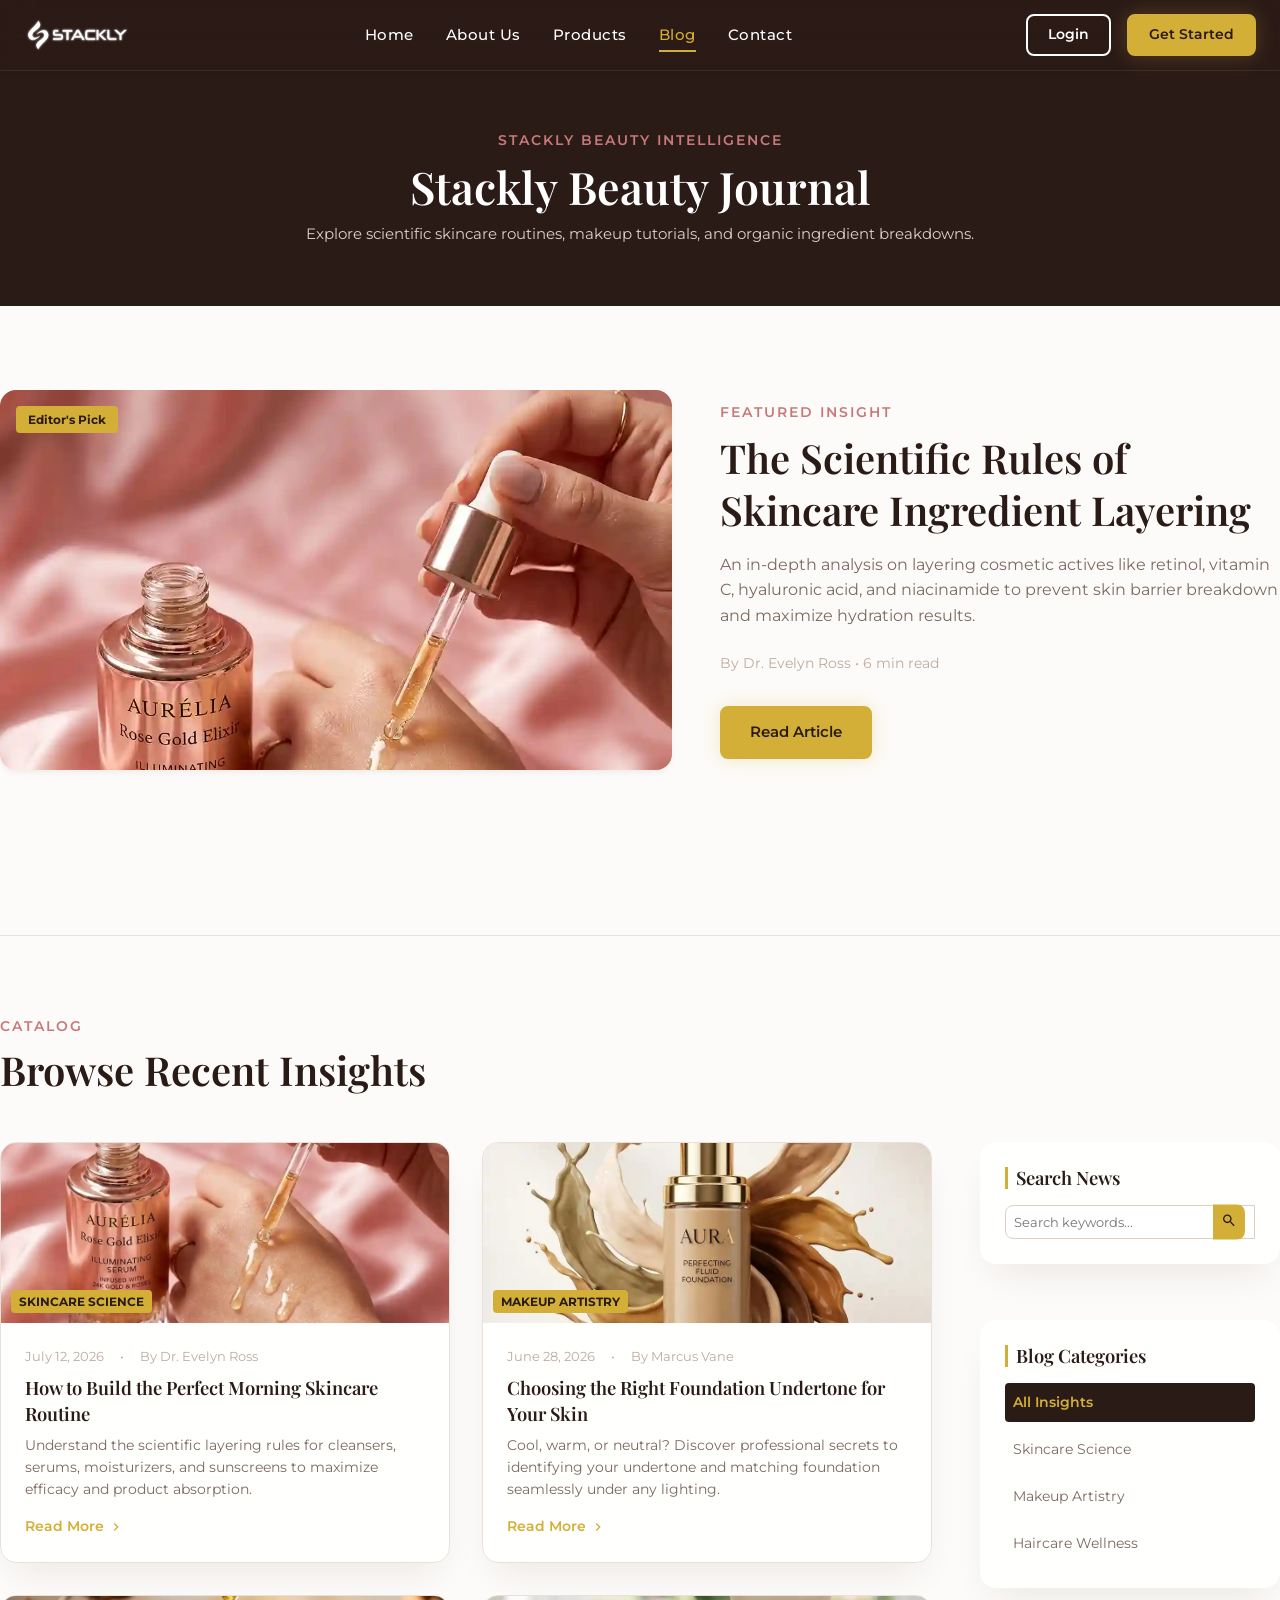
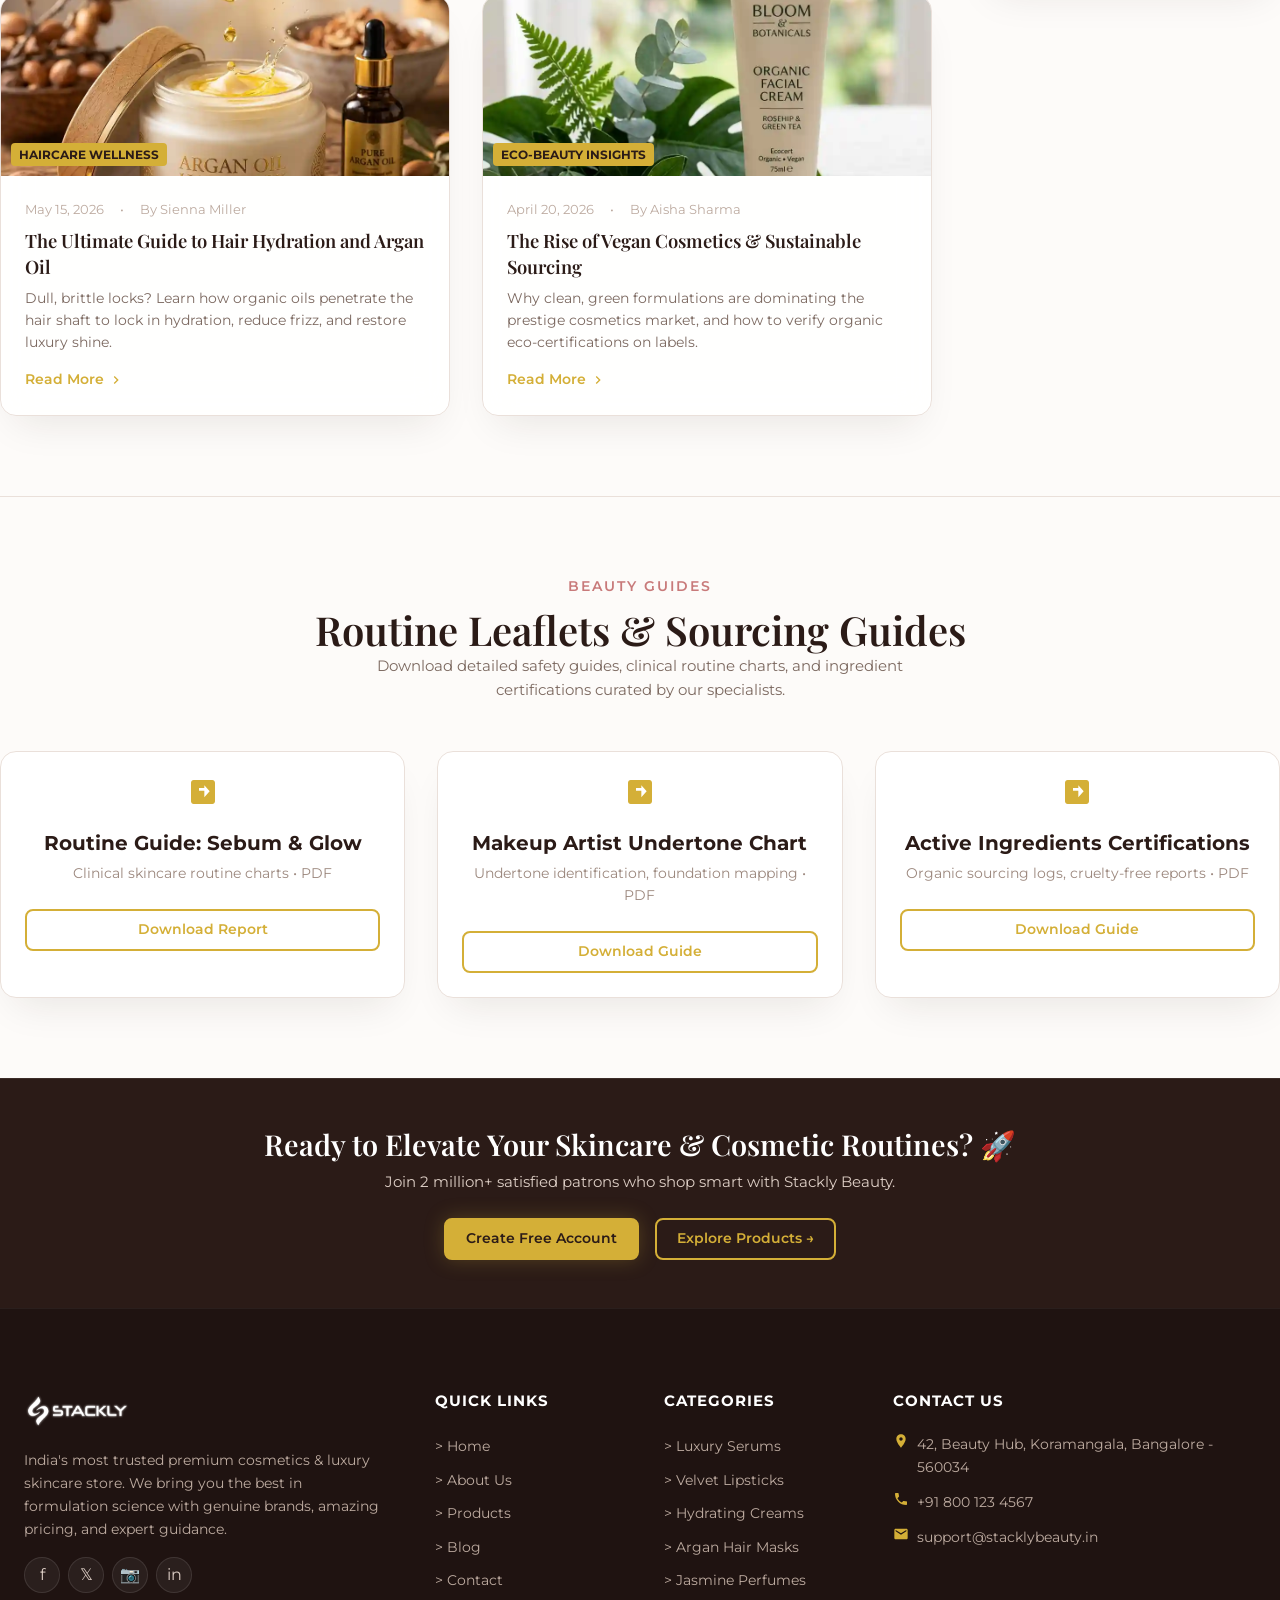
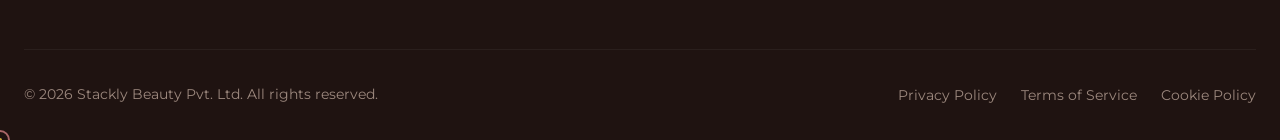
<file: blog.html>
<!DOCTYPE html>
<html lang="en">
<head>
  <meta charset="UTF-8">
  <meta name="viewport" content="width=device-width, initial-scale=1.0">
  <title>Beauty Journal & Insights | Stackly Beauty</title>
  <meta name="description" content="Read expert skincare advice, beauty routine guides, makeup tips, and organic ingredient breakdowns from Stackly Beauty advisors.">
  <link rel="stylesheet" href="css/main.css">
  <link rel="stylesheet" href="css/components.css">
  <link rel="stylesheet" href="css/pages/agents-blog.css">
</head>
<body>

  <!-- Scroll Progress Indicator -->
  <div class="scroll-progress-container">
    <div class="scroll-progress-bar"></div>
  </div>

  <!-- Header -->
  <header>
    <div class="container navbar">
      <a href="index.html" class="logo" aria-label="Stackly Home">
        <img class="logo-img" src="images/stackly-logo.webp" alt="Stackly Logo">
      </a>
      <button class="hamburger" aria-label="Toggle Navigation">
        <span></span>
        <span></span>
        <span></span>
      </button>
      <ul class="nav-links">
        <li><a href="index.html" class="nav-link">Home</a></li>
        <li><a href="about.html" class="nav-link">About Us</a></li>
        <li><a href="products.html" class="nav-link">Products</a></li>
        <li><a href="blog.html" class="nav-link active">Blog</a></li>
        <li><a href="contact.html" class="nav-link">Contact</a></li>
        <li class="nav-mobile-actions">
          <a href="login.html" class="btn btn-outline btn-sm btn-shimmer">Login</a>
          <a href="create-account.html" class="btn btn-secondary btn-sm btn-shimmer">Get Started</a>
        </li>
      </ul>
      <div class="nav-actions">
        <a href="login.html" class="btn btn-outline btn-sm btn-shimmer">Login</a>
        <a href="create-account.html" class="btn btn-secondary btn-sm btn-shimmer">Get Started</a>
      </div>
    </div>
  </header>

  <main>
    <!-- SECTION 1: Hero Header -->
    <section style="background-color: var(--primary); padding: 130px 0 60px; text-align: center; color: var(--white); position: relative; overflow: hidden;">
      <div class="container relative" style="z-index: 2;">
        <span class="section-subtitle">Stackly Beauty Intelligence</span>
        <h1 style="color: var(--white); font-family: var(--font-serif); font-size: 2.8rem; margin-bottom: var(--spacing-xs);">Stackly Beauty Journal</h1>
        <p style="color: var(--slate-300);">Explore scientific skincare routines, makeup tutorials, and organic ingredient breakdowns.</p>
      </div>
    </section>

    <!-- SECTION 2: Editor's Pick Spotlight Split Banner -->
    <section class="container section-padding reveal reveal-up" id="spotlight-section">
      <div class="blog-spotlight">
        <div class="blog-spotlight-img-box">
          <img src="images/blogs/blog-1 (2)_11zon.webp" alt="Skincare routine spotlight" loading="lazy" style="object-position: center top;">
          <span style="position: absolute; top: 1rem; left: 1rem; background: var(--secondary); color: var(--primary); font-size: 0.75rem; font-weight: 700; padding: 4px 12px; border-radius: 4px;">Editor's Pick</span>
        </div>
        <div style="padding: 1rem 0;">
          <span class="section-subtitle">Featured Insight</span>
          <h2 style="font-family: var(--font-serif); margin-bottom: var(--spacing-sm); line-height: 1.3;">The Scientific Rules of Skincare Ingredient Layering</h2>
          <p style="color: var(--slate-600); margin-bottom: var(--spacing-md); font-size: 1rem; line-height: 1.6;">An in-depth analysis on layering cosmetic actives like retinol, vitamin C, hyaluronic acid, and niacinamide to prevent skin barrier breakdown and maximize hydration results.</p>
          <div style="font-size: 0.85rem; color: var(--slate-400); margin-bottom: var(--spacing-lg);">
            <span>By Dr. Evelyn Ross</span> • <span>6 min read</span>
          </div>
          <a href="404.html" class="btn btn-secondary btn-shimmer">Read Article</a>
        </div>
      </div>
    </section>

    <!-- SECTION 3: Main Articles Catalog & Sidebar Feed -->
    <section class="container section-padding reveal reveal-up" id="feed-section" style="background-color: var(--slate-50); border-top: 1px solid var(--slate-200); border-bottom: 1px solid var(--slate-200);">
      <div class="section-header">
        <span class="section-subtitle">Catalog</span>
        <h2 style="font-family: var(--font-serif);">Browse Recent Insights</h2>
      </div>
      
      <div class="blog-layout">
        <!-- Blog Feed List -->
        <div class="blogs-grid" id="blogs-grid">
          <!-- Hydrated dynamically by index/data.js -->
        </div>

        <!-- Sidebar Filters and Categories -->
        <aside class="blog-sidebar">
          <div class="glass-card blog-sidebar-widget" style="padding: 1.5rem; margin-bottom: 1.5rem;">
            <h3 style="font-size: 1.15rem; margin-bottom: 1rem;">Search News</h3>
            <form class="blog-search-form" onsubmit="event.preventDefault(); window.location.href='404.html'" style="display: flex;">
              <input type="text" placeholder="Search keywords..." required style="flex-grow: 1; padding: 0.5rem; border: 1px solid var(--slate-300); border-radius: var(--radius-md) 0 0 var(--radius-md);">
              <button type="submit" aria-label="Search Submit" style="padding: 0.5rem; background: var(--secondary); border: none; border-radius: 0 var(--radius-md) var(--radius-md) 0; cursor: pointer;">
                <svg viewBox="0 0 24 24" style="width: 16px; height: 16px; fill: var(--primary);"><path d="M15.5 14h-.79l-.28-.27C15.41 12.59 16 11.11 16 9.5 16 5.91 13.09 3 9.5 3S3 5.91 3 9.5 5.91 16 9.5 16c1.61 0 3.09-.59 4.23-1.57l.27.28v.79l5 4.99L20.49 19l-4.99-5zm-6 0C7.01 14 5 11.99 5 9.5S7.01 5 9.5 5 14 7.01 14 9.5 11.99 14 9.5 14z"/></svg>
              </button>
            </form>
          </div>

          <div class="glass-card blog-sidebar-widget" style="padding: 1.5rem;">
            <h3 style="font-size: 1.15rem; margin-bottom: 1rem;">Blog Categories</h3>
            <div class="blog-categories-list" style="display: flex; flex-direction: column; gap: 0.5rem; cursor: pointer;">
              <div class="blog-category-item active" style="color: var(--secondary); font-weight: 600;">All Insights</div>
              <div class="blog-category-item" onclick="window.location.href='404.html'" style="color: var(--slate-600);">Skincare Science</div>
              <div class="blog-category-item" onclick="window.location.href='404.html'" style="color: var(--slate-600);">Makeup Artistry</div>
              <div class="blog-category-item" onclick="window.location.href='404.html'" style="color: var(--slate-600);">Haircare Wellness</div>
            </div>
          </div>
        </aside>
      </div>
    </section>

    <!-- SECTION 4: Premium Beauty Leaflets Download Grid -->
    <section class="container section-padding reveal reveal-up" id="downloads-section">
      <div class="section-header text-center">
        <span class="section-subtitle">Beauty Guides</span>
        <h2 style="font-family: var(--font-serif);">Routine Leaflets & Sourcing Guides</h2>
        <p class="section-desc text-center">Download detailed safety guides, clinical routine charts, and ingredient certifications curated by our specialists.</p>
      </div>
      
      <div class="blog-downloads-grid">
        <div class="glass-card download-guide-card" style="padding: 1.5rem; text-align: center; border: 1px solid var(--slate-200);">
          <svg viewBox="0 0 24 24" style="width: 32px; height: 32px; fill: var(--secondary); margin-bottom: 1rem;"><path d="M19 3H5c-1.1 0-2 .9-2 2v14c0 1.1.9 2 2 2h14c1.1 0 2-.9 2-2V5c0-1.1-.9-2-2-2zm-6 11.5v-3.5H9v-2h4V7l4 4.5-4 4.5z"/></svg>
          <h4>Routine Guide: Sebum & Glow</h4>
          <p style="font-size: 0.85rem; color: var(--slate-500); margin: 0.5rem 0 1.5rem;">Clinical skincare routine charts • PDF </p>
          <a href="404.html" class="btn btn-outline-gold btn-sm btn-shimmer" style="width: 100%;">Download Report</a>
        </div>

        <div class="glass-card download-guide-card" style="padding: 1.5rem; text-align: center; border: 1px solid var(--slate-200);">
          <svg viewBox="0 0 24 24" style="width: 32px; height: 32px; fill: var(--secondary); margin-bottom: 1rem;"><path d="M19 3H5c-1.1 0-2 .9-2 2v14c0 1.1.9 2 2 2h14c1.1 0 2-.9 2-2V5c0-1.1-.9-2-2-2zm-6 11.5v-3.5H9v-2h4V7l4 4.5-4 4.5z"/></svg>
          <h4>Makeup Artist Undertone Chart</h4>
          <p style="font-size: 0.85rem; color: var(--slate-500); margin: 0.5rem 0 1.5rem;">Undertone identification, foundation mapping • PDF</p>
          <a href="404.html" class="btn btn-outline-gold btn-sm btn-shimmer" style="width: 100%;">Download Guide</a>
        </div>

        <div class="glass-card download-guide-card" style="padding: 1.5rem; text-align: center; border: 1px solid var(--slate-200);">
          <svg viewBox="0 0 24 24" style="width: 32px; height: 32px; fill: var(--secondary); margin-bottom: 1rem;"><path d="M19 3H5c-1.1 0-2 .9-2 2v14c0 1.1.9 2 2 2h14c1.1 0 2-.9 2-2V5c0-1.1-.9-2-2-2zm-6 11.5v-3.5H9v-2h4V7l4 4.5-4 4.5z"/></svg>
          <h4>Active Ingredients Certifications</h4>
          <p style="font-size: 0.85rem; color: var(--slate-500); margin: 0.5rem 0 1.5rem;">Organic sourcing logs, cruelty-free reports • PDF </p>
          <a href="404.html" class="btn btn-outline-gold btn-sm btn-shimmer" style="width: 100%;">Download Guide</a>
        </div>
      </div>
    </section>
  </main>

  <!-- Footer Upgrade Banner -->
  <section class="cta-banner-section" style="background-color: var(--primary); color: #FFFFFF; padding: var(--spacing-xl) 0; text-align: center; border-top: 1px solid rgba(255,255,255,0.08);">
    <div class="container">
      <h2 style="color: #FFFFFF; font-family: var(--font-serif); font-size: 1.8rem; margin-bottom: 0.5rem;">Ready to Elevate Your Skincare & Cosmetic Routines? 🚀</h2>
      <p style="color: var(--slate-300); margin-bottom: 1.5rem; font-size: 0.95rem;">Join 2 million+ satisfied patrons who shop smart with Stackly Beauty.</p>
      <div class="cta-btn-group" style="display: flex; justify-content: center; gap: 1rem; flex-wrap: wrap;">
        <a href="create-account.html" class="btn btn-secondary btn-sm">Create Free Account</a>
        <a href="products.html" class="btn btn-outline btn-sm" style="border-color: var(--secondary); color: var(--secondary);">Explore Products &rarr;</a>
      </div>
    </div>
  </section>

  <!-- Global Footer -->
  <footer class="custom-footer" style="background-color: var(--bg-dark); color: var(--slate-300); padding: var(--spacing-xxl) 0 var(--spacing-lg); border-top: 1px solid rgba(255,255,255,0.05);">
    <div class="container">
      <div class="custom-footer-grid" style="display: grid; grid-template-columns: 2fr 1fr 1fr 2fr; gap: var(--spacing-xl);">
        <div>
          <a href="index.html" class="logo" style="display: inline-flex; align-items: center; gap: 0.5rem; font-weight: 800; font-size: 1.4rem; color: #FFFFFF; margin-bottom: 1rem; text-decoration: none;" aria-label="Stackly Home">
            <img class="logo-img" src="images/stackly-logo.webp" alt="Stackly Logo">
          </a>
          <p style="font-size: 0.9rem; line-height: 1.6; color: var(--slate-400); margin-bottom: 1rem;">India's most trusted premium cosmetics & luxury skincare store. We bring you the best in formulation science with genuine brands, amazing pricing, and expert guidance.</p>
          <div class="footer-social-boxes" style="display: flex; gap: 0.5rem;">
            <a href="404.html" class="footer-social-btn" aria-label="Facebook">f</a>
            <a href="404.html" class="footer-social-btn" aria-label="Twitter">𝕏</a>
            <a href="404.html" class="footer-social-btn" aria-label="Instagram">📷</a>
            <a href="404.html" class="footer-social-btn" aria-label="LinkedIn">in</a>
          </div>
        </div>

        <div>
          <div class="footer-col-title" style="color: #FFFFFF; font-weight: 700; font-size: 0.95rem; letter-spacing: 1px; margin-bottom: 1.25rem;">QUICK LINKS</div>
          <ul class="footer-links-list" style="list-style: none; padding: 0;">
            <li style="margin-bottom: 0.5rem;"><a href="index.html" style="color: var(--slate-400); font-size: 0.9rem;">&gt; Home</a></li>
            <li style="margin-bottom: 0.5rem;"><a href="about.html" style="color: var(--slate-400); font-size: 0.9rem;">&gt; About Us</a></li>
            <li style="margin-bottom: 0.5rem;"><a href="products.html" style="color: var(--slate-400); font-size: 0.9rem;">&gt; Products</a></li>
            <li style="margin-bottom: 0.5rem;"><a href="blog.html" style="color: var(--slate-400); font-size: 0.9rem;">&gt; Blog</a></li>
            <li style="margin-bottom: 0.5rem;"><a href="contact.html" style="color: var(--slate-400); font-size: 0.9rem;">&gt; Contact</a></li>
          </ul>
        </div>

        <div>
          <div class="footer-col-title" style="color: #FFFFFF; font-weight: 700; font-size: 0.95rem; letter-spacing: 1px; margin-bottom: 1.25rem;">CATEGORIES</div>
          <ul class="footer-links-list" style="list-style: none; padding: 0;">
            <li style="margin-bottom: 0.5rem;"><a href="404.html" style="color: var(--slate-400); font-size: 0.9rem;">&gt; Luxury Serums</a></li>
            <li style="margin-bottom: 0.5rem;"><a href="404.html" style="color: var(--slate-400); font-size: 0.9rem;">&gt; Velvet Lipsticks</a></li>
            <li style="margin-bottom: 0.5rem;"><a href="404.html" style="color: var(--slate-400); font-size: 0.9rem;">&gt; Hydrating Creams</a></li>
            <li style="margin-bottom: 0.5rem;"><a href="404.html" style="color: var(--slate-400); font-size: 0.9rem;">&gt; Argan Hair Masks</a></li>
            <li style="margin-bottom: 0.5rem;"><a href="404.html" style="color: var(--slate-400); font-size: 0.9rem;">&gt; Jasmine Perfumes</a></li>
          </ul>
        </div>

        <div>
          <div class="footer-col-title" style="color: #FFFFFF; font-weight: 700; font-size: 0.95rem; letter-spacing: 1px; margin-bottom: 1.25rem;">CONTACT US</div>
          <div class="footer-contact-row" style="display: flex; align-items: flex-start; gap: 0.5rem; margin-bottom: 0.75rem; font-size: 0.9rem; color: var(--slate-400);">
            <svg viewBox="0 0 24 24" style="width: 16px; height: 16px; fill: var(--secondary); flex-shrink:0;"><path d="M12 2C8.13 2 5 5.13 5 9c0 5.25 7 13 7 13s7-7.75 7-13c0-3.87-3.13-7-7-7zm0 9.5c-1.38 0-2.5-1.12-2.5-2.5s1.12-2.5 2.5-2.5 2.5 1.12 2.5 2.5-1.12 2.5-2.5 2.5z"/></svg>
            <span>42, Beauty Hub, Koramangala, Bangalore - 560034</span>
          </div>
          <div class="footer-contact-row" style="display: flex; align-items: flex-start; gap: 0.5rem; margin-bottom: 0.75rem; font-size: 0.9rem; color: var(--slate-400);">
            <svg viewBox="0 0 24 24" style="width: 16px; height: 16px; fill: var(--secondary); flex-shrink:0;"><path d="M6.62 10.79c1.44 2.83 3.76 5.14 6.59 6.59l2.2-2.2c.27-.27.67-.36 1.02-.24 1.12.37 2.33.57 3.57.57.55 0 1 .45 1 1V20c0 .55-.45 1-1 1-9.39 0-17-7.61-17-17 0-.55.45-1 1-1h3.5c.55 0 1 .45 1 1 0 1.25.2 2.45.57 3.57.11.35.03.74-.25 1.02l-2.2 2.2z"/></svg>
            <span>+91 800 123 4567</span>
          </div>
          <div class="footer-contact-row" style="display: flex; align-items: flex-start; gap: 0.5rem; margin-bottom: 0.75rem; font-size: 0.9rem; color: var(--slate-400);">
            <svg viewBox="0 0 24 24" style="width: 16px; height: 16px; fill: var(--secondary); flex-shrink:0;"><path d="M20 4H4c-1.1 0-1.99.9-1.99 2L2 18c0 1.1.9 2 2 2h16c1.1 0 2-.9 2-2V6c0-1.1-.9-2-2-2zm0 4l-8 5-8-5V6l8 5 8-5v2z"/></svg>
            <span>support@stacklybeauty.in</span>
          </div>
        </div>
      </div>

      <div class="footer-bottom-bar" style="border-top: 1px solid rgba(255,255,255,0.05); padding-top: var(--spacing-lg); margin-top: var(--spacing-xl); display: flex; justify-content: space-between; align-items: center; flex-wrap: wrap; gap: 1rem;">
        <p style="font-size: 0.85rem; color: var(--slate-500);">&copy; 2026 Stackly Beauty Pvt. Ltd. All rights reserved.</p>
        <ul class="footer-bottom-links" style="display: flex; gap: 1.5rem; list-style: none; padding: 0;">
          <li><a href="404.html" style="font-size: 0.85rem; color: var(--slate-500);">Privacy Policy</a></li>
          <li><a href="404.html" style="font-size: 0.85rem; color: var(--slate-500);">Terms of Service</a></li>
          <li><a href="404.html" style="font-size: 0.85rem; color: var(--slate-500);">Cookie Policy</a></li>
        </ul>
      </div>
    </div>
  </footer>

  <!-- Scripts -->
  <script src="js/data.js"></script>
  <script src="js/main.js"></script>
  <script>
    document.addEventListener('DOMContentLoaded', () => {
      const blogsGrid = document.getElementById('blogs-grid');
      if (blogsGrid) {
        blogsGrid.innerHTML = '';
        BLOGS.forEach(b => {
          blogsGrid.innerHTML += `
            <div class="glass-card property-card blog-card reveal reveal-up reveal-visible">
              <div class="blog-card-img-box" style="height: 180px; overflow: hidden; position: relative;">
                <img src="${b.image}" alt="${b.title}" style="width:100%; height:100%; object-fit:cover;">
                <span class="blog-card-category" style="position: absolute; bottom: 10px; left: 10px; background: var(--secondary); color: var(--primary); font-size: 0.75rem; font-weight: 700; padding: 2px 8px; border-radius: 4px;">${b.category}</span>
              </div>
              <div class="blog-card-body" style="padding: 1.5rem;">
                <div class="blog-card-meta" style="font-size: 0.8rem; color: var(--slate-400); margin-bottom: 0.5rem;">
                  <span>${b.date}</span> • 
                  <span>By ${b.author}</span>
                </div>
                <h3 class="blog-card-title" style="font-size: 1.15rem; margin-bottom: 0.5rem; font-weight: 600;">${b.title}</h3>
                <p class="blog-card-desc" style="font-size: 0.85rem; color: var(--slate-600); margin-bottom: 1rem;">${b.summary}</p>
                <a href="404.html" class="blog-card-link" style="color: var(--secondary); font-weight: 600; display: inline-flex; align-items: center; gap: 0.25rem;">
                  Read More
                  <svg viewBox="0 0 24 24" style="width:16px; height:16px; fill:currentColor;"><path d="M8.59 16.59L13.17 12 8.59 7.41 10 6l6 6-6 6-1.41-1.41z"/></svg>
                </a>
              </div>
            </div>
          `;
        });
      }
    });
  </script>
</body>
</html>
</file>
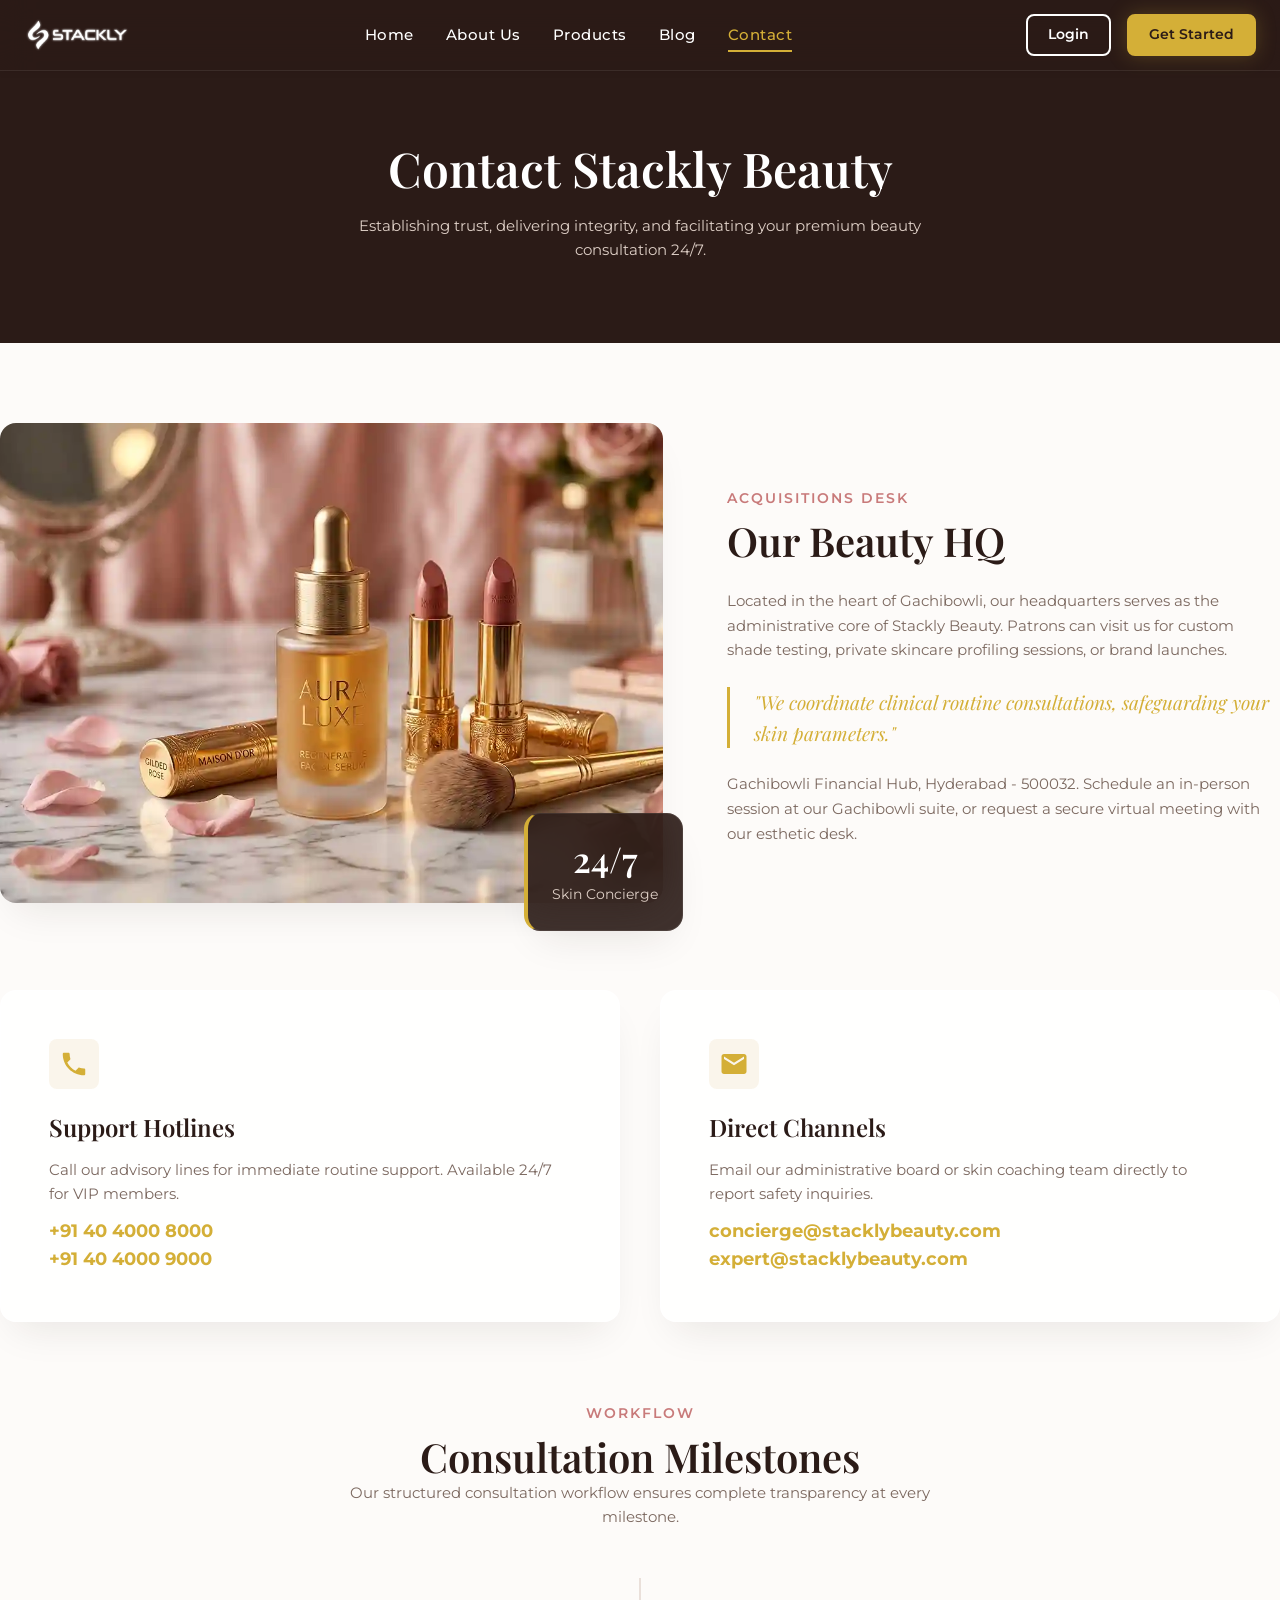
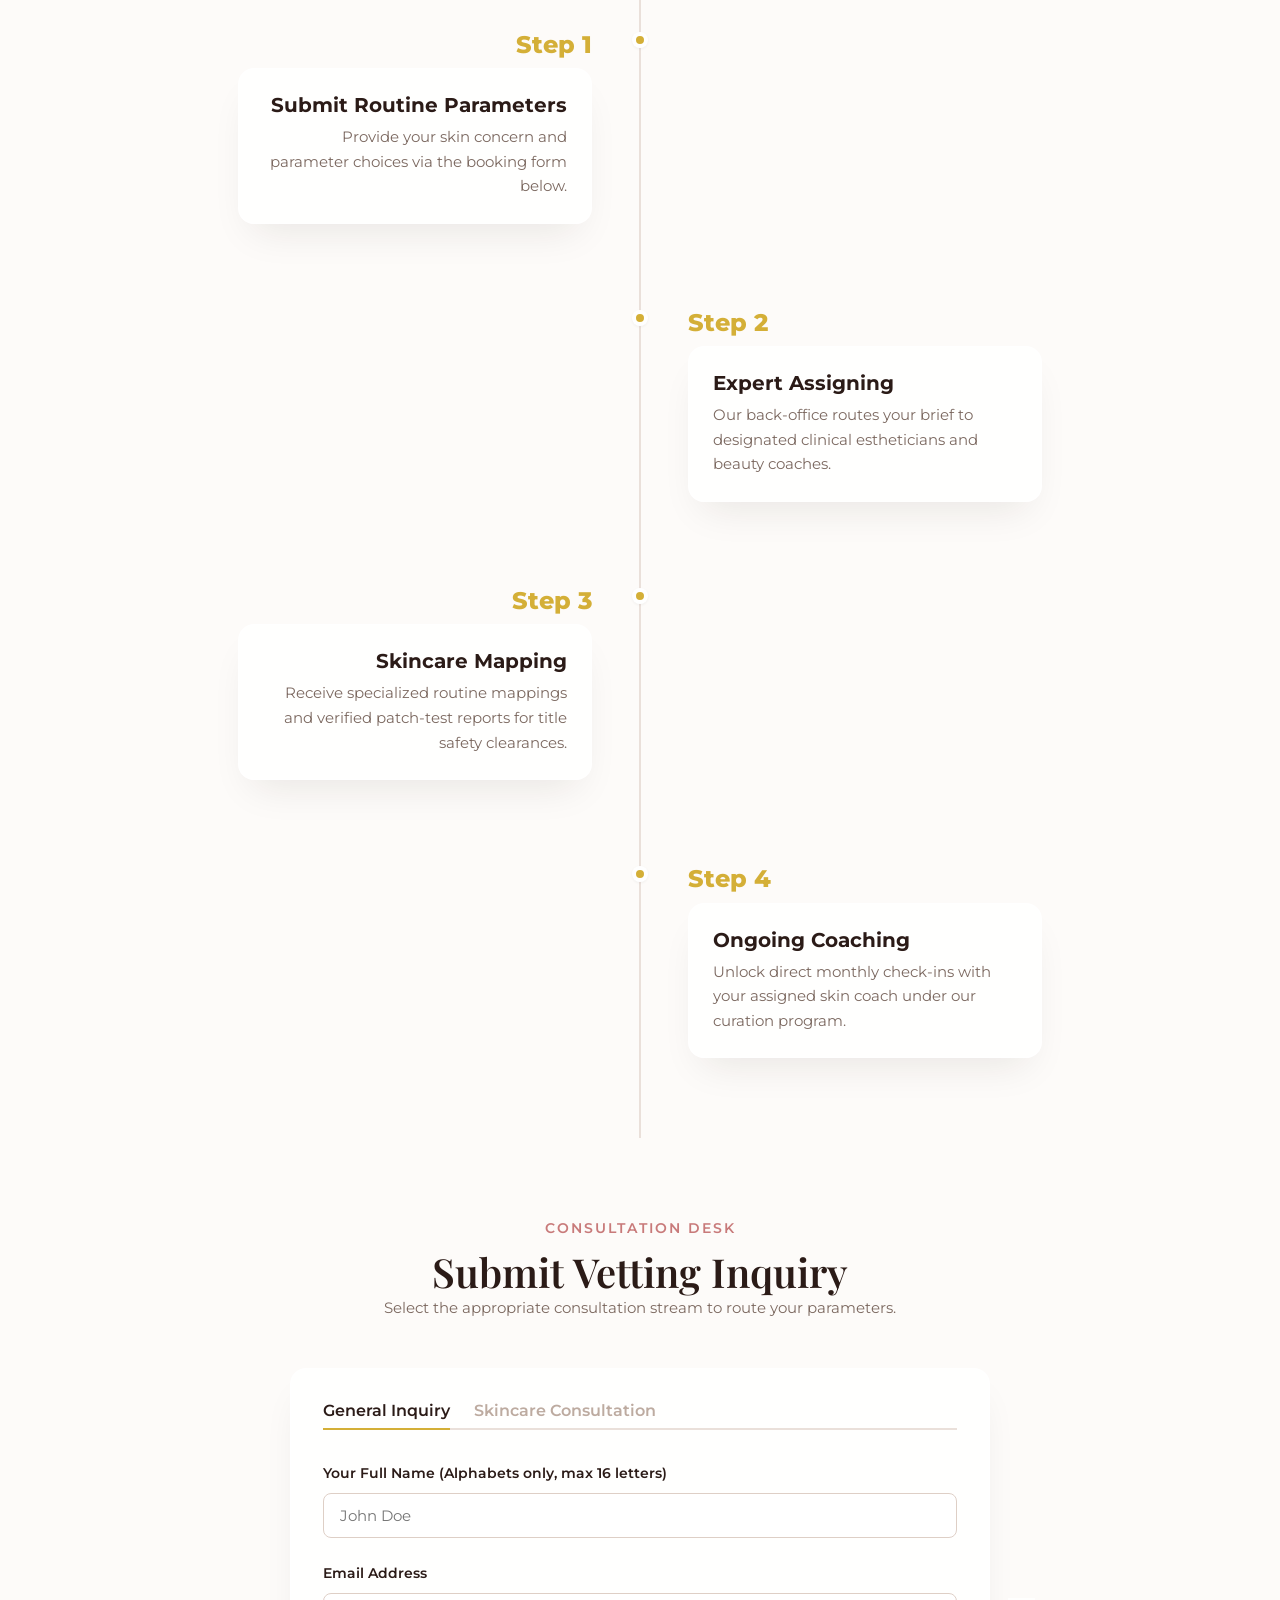
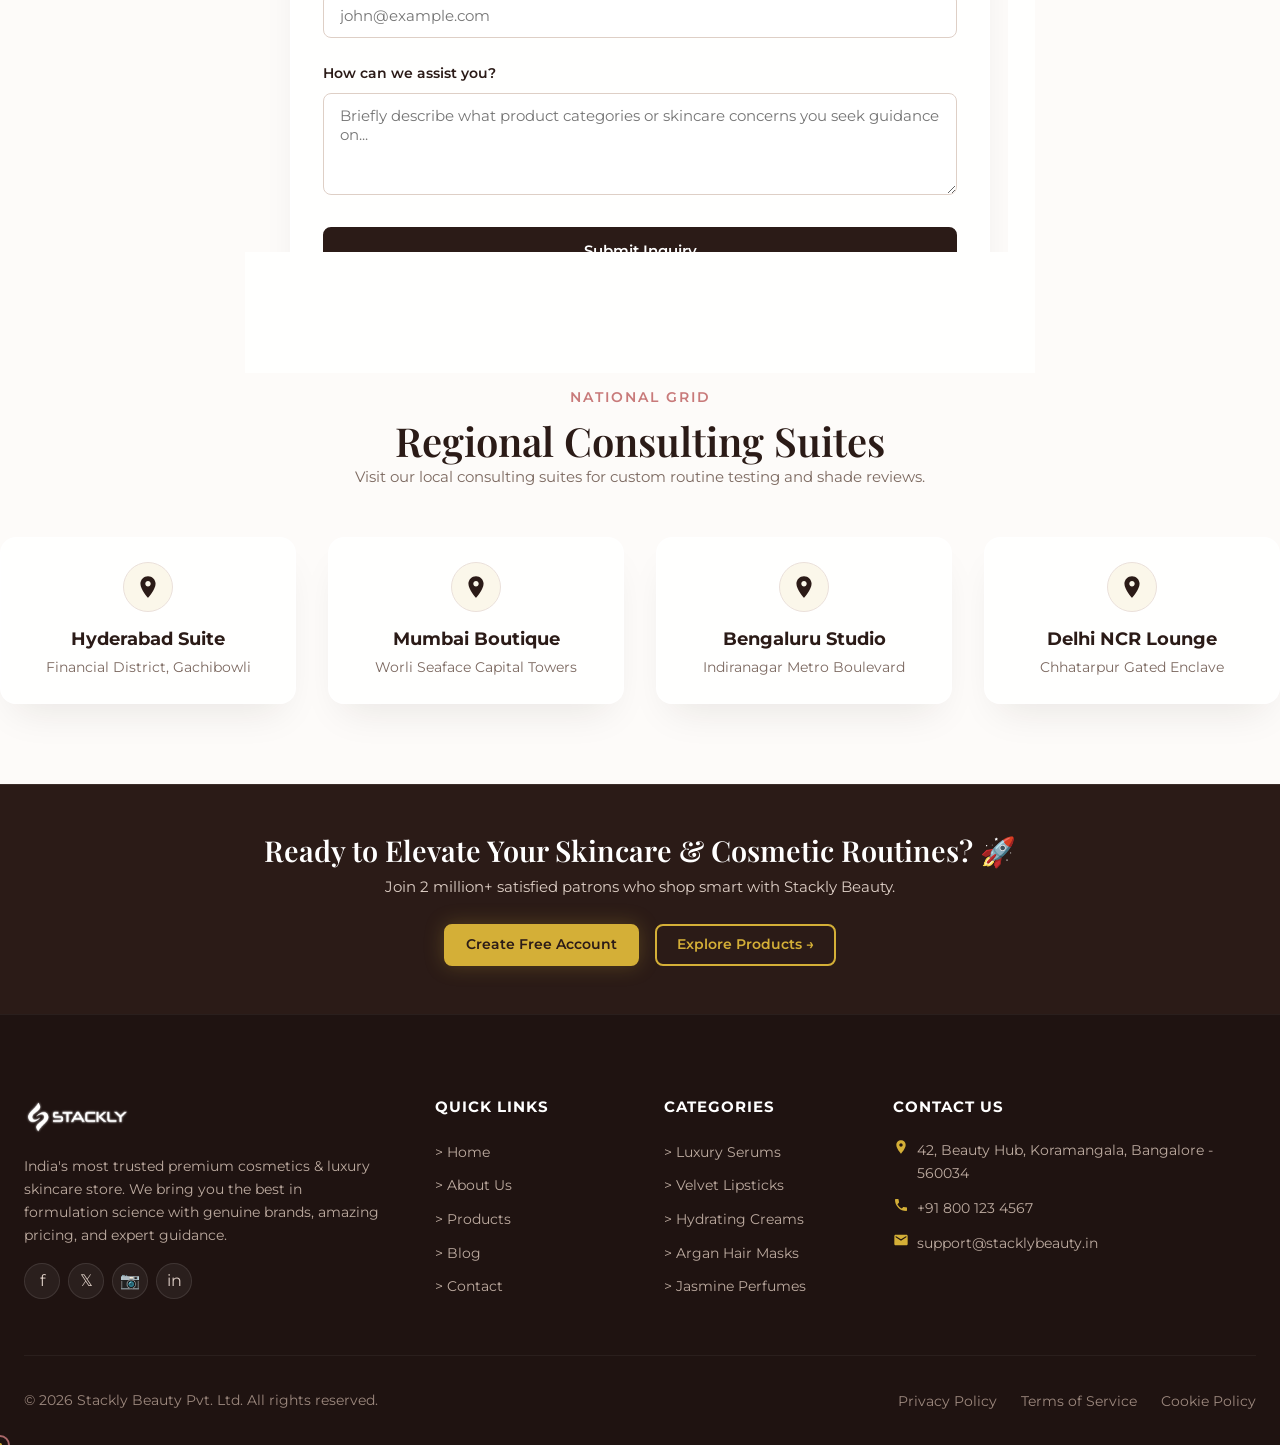
<file: contact.html>
<!DOCTYPE html>
<html lang="en">
<head>
  <meta charset="UTF-8">
  <meta name="viewport" content="width=device-width, initial-scale=1.0">
  <title>Contact Us | Stackly Beauty</title>
  <meta name="description" content="Get in touch with our luxury skincare advisors and beauty consultation specialists.">
  <link rel="stylesheet" href="css/main.css">
  <link rel="stylesheet" href="css/components.css">
  <link rel="stylesheet" href="css/pages/about.css">
  <link rel="stylesheet" href="css/pages/contact.css">
</head>
<body>

  <!-- Scroll Progress Indicator -->
  <div class="scroll-progress-container">
    <div class="scroll-progress-bar"></div>
  </div>

  <!-- Header -->
  <header>
    <div class="container navbar">
      <a href="index.html" class="logo" aria-label="Stackly Home">
        <img class="logo-img" src="images/stackly-logo.webp" alt="Stackly Logo">
      </a>
      <button class="hamburger" aria-label="Toggle Navigation">
        <span></span>
        <span></span>
        <span></span>
      </button>
      <ul class="nav-links">
        <li><a href="index.html" class="nav-link">Home</a></li>
        <li><a href="about.html" class="nav-link">About Us</a></li>
        <li><a href="products.html" class="nav-link">Products</a></li>
        <li><a href="blog.html" class="nav-link">Blog</a></li>
        <li><a href="contact.html" class="nav-link active">Contact</a></li>
        <li class="nav-mobile-actions">
          <a href="login.html" class="btn btn-outline btn-sm btn-shimmer">Login</a>
          <a href="create-account.html" class="btn btn-secondary btn-sm btn-shimmer">Get Started</a>
        </li>
      </ul>
      <div class="nav-actions">
        <a href="login.html" class="btn btn-outline btn-sm btn-shimmer">Login</a>
        <a href="create-account.html" class="btn btn-secondary btn-sm btn-shimmer">Get Started</a>
      </div>
    </div>
  </header>

  <!-- Hero Header (Mirrors About Page Hero) -->
  <div style="background-color: var(--primary); padding: 140px 0 80px; text-align: center; color: var(--white); position: relative; overflow: hidden;">
    <div class="blob" style="top: -20%; left: 10%;"></div>
    <div class="container relative" style="z-index: 2;">
      <h1 style="color: var(--white); font-family: var(--font-serif); font-size: 3rem; margin-bottom: var(--spacing-sm);">Contact Stackly Beauty</h1>
      <p style="color: var(--slate-300); max-width: 600px; margin: 0 auto;">Establishing trust, delivering integrity, and facilitating your premium beauty consultation 24/7.</p>
    </div>
  </div>

  <main class="container section-padding">
    <!-- SECTION 1: HQ Grid (Mirrors About Story Layout) -->
    <section class="about-story-grid reveal reveal-up" style="margin-bottom: var(--spacing-xxl);">
      <div class="about-story-img-wrapper">
        <img class="about-story-img" src="images/hero-beauty_11zon.webp" alt="Corporate Headquarters Building" loading="lazy">
        <div class="about-story-badge glass-card-dark">
          <h3>24/7</h3>
          <p>Skin Concierge</p>
        </div>
      </div>
      
      <div class="about-story-content">
        <span class="section-subtitle">Acquisitions Desk</span>
        <h2 style="margin-bottom: var(--spacing-md); font-family: var(--font-serif);">Our Beauty HQ</h2>
        <p>Located in the heart of Gachibowli, our headquarters serves as the administrative core of Stackly Beauty. Patrons can visit us for custom shade testing, private skincare profiling sessions, or brand launches.</p>
        <blockquote>
          "We coordinate clinical routine consultations, safeguarding your skin parameters."
        </blockquote>
        <p>Gachibowli Financial Hub, Hyderabad - 500032. Schedule an in-person session at our Gachibowli suite, or request a secure virtual meeting with our esthetic desk.</p>
      </div>
    </section>

    <!-- SECTION 2: Support Channels -->
    <section class="grid vision-mission-grid reveal reveal-up" style="margin-bottom: var(--spacing-xxl);">
      <div class="glass-card vision-panel">
        <div class="vision-icon">
          <svg viewBox="0 0 24 24" style="width: 30px; height: 30px; fill: var(--secondary);"><path d="M6.62 10.79c1.44 2.83 3.76 5.14 6.59 6.59l2.2-2.2c.27-.27.67-.36 1.02-.24 1.12.37 2.33.57 3.57.57.55 0 1 .45 1 1V20c0 .55-.45 1-1 1-9.39 0-17-7.61-17-17 0-.55.45-1 1-1h3.5c.55 0 1 .45 1 1 0 1.25.2 2.45.57 3.57.11.35.03.74-.25 1.02l-2.2 2.2z"/></svg>
        </div>
        <h3>Support Hotlines</h3>
        <p>Call our advisory lines for immediate routine support. Available 24/7 for VIP members.</p>
        <p style="font-weight: 700; color: var(--secondary); font-size: 1.1rem; margin-top: 10px;">+91 40 4000 8000<br>+91 40 4000 9000</p>
      </div>

      <div class="glass-card vision-panel">
        <div class="vision-icon">
          <svg viewBox="0 0 24 24" style="width: 30px; height: 30px; fill: var(--secondary);"><path d="M20 4H4c-1.1 0-1.99.9-1.99 2L2 18c0 1.1.9 2 2 2h16c1.1 0 2-.9 2-2V6c0-1.1-.9-2-2-2zm0 4l-8 5-8-5V6l8 5 8-5v2z"/></svg>
        </div>
        <h3>Direct Channels</h3>
        <p>Email our administrative board or skin coaching team directly to report safety inquiries.</p>
        <p style="font-weight: 700; color: var(--secondary); font-size: 1.1rem; margin-top: 10px;">concierge@stacklybeauty.com<br>expert@stacklybeauty.com</p>
      </div>
    </section>

    <!-- SECTION 3: Milestones Timeline -->
    <section class="reveal reveal-up" style="margin-bottom: var(--spacing-xxl);">
      <div class="section-header text-center">
        <span class="section-subtitle">Workflow</span>
        <h2 style="font-family: var(--font-serif);">Consultation Milestones</h2>
        <p class="section-desc text-center">Our structured consultation workflow ensures complete transparency at every milestone.</p>
      </div>
      
      <div class="timeline-container">
        <div class="timeline-item">
          <span class="timeline-dot"></span>
          <div class="timeline-year">Step 1</div>
          <div class="glass-card timeline-card">
            <h4>Submit Routine Parameters</h4>
            <p>Provide your skin concern and parameter choices via the booking form below.</p>
          </div>
        </div>

        <div class="timeline-item">
          <span class="timeline-dot"></span>
          <div class="timeline-year">Step 2</div>
          <div class="glass-card timeline-card">
            <h4>Expert Assigning</h4>
            <p>Our back-office routes your brief to designated clinical estheticians and beauty coaches.</p>
          </div>
        </div>

        <div class="timeline-item">
          <span class="timeline-dot"></span>
          <div class="timeline-year">Step 3</div>
          <div class="glass-card timeline-card">
            <h4>Skincare Mapping</h4>
            <p>Receive specialized routine mappings and verified patch-test reports for title safety clearances.</p>
          </div>
        </div>

        <div class="timeline-item">
          <span class="timeline-dot"></span>
          <div class="timeline-year">Step 4</div>
          <div class="glass-card timeline-card">
            <h4>Ongoing Coaching</h4>
            <p>Unlock direct monthly check-ins with your assigned skin coach under our curation program.</p>
          </div>
        </div>
      </div>
    </section>

    <!-- SECTION 4: Inquiries Form -->
    <section class="reveal reveal-up" style="margin-bottom: var(--spacing-xxl);">
      <div class="section-header text-center">
        <span class="section-subtitle">Consultation Desk</span>
        <h2 style="font-family: var(--font-serif);">Submit Vetting Inquiry</h2>
        <p class="section-desc text-center">Select the appropriate consultation stream to route your parameters.</p>
      </div>
      
      <div class="glass-card form-tab-container" style="max-width: 700px; margin: 0 auto;">
        <div class="form-tabs">
          <button class="form-tab-btn active" id="tab-general-btn" aria-label="General Inquiry Tab">General Inquiry</button>
          <button class="form-tab-btn" id="tab-business-btn" aria-label="Skincare Booking Tab">Skincare Consultation</button>
        </div>

        <!-- General Inquiry Form -->
        <form class="contact-form-pane active" id="form-general">
          <div class="form-group">
            <label class="form-label" for="gen-name">Your Full Name (Alphabets only, max 16 letters)</label>
            <input type="text" class="form-control" id="gen-name" placeholder="John Doe" maxlength="16" pattern="[A-Za-z\s]{1,16}" title="Name should contain only alphabets and be at most 16 characters." required>
          </div>

          <div class="form-group">
            <label class="form-label" for="gen-email">Email Address</label>
            <input type="email" class="form-control" id="gen-email" placeholder="john@example.com" pattern="[a-z0-9._%+-]+@[a-z0-9.-]+\.[a-z]{2,}$" required>
          </div>

          <div class="form-group">
            <label class="form-label" for="gen-msg">How can we assist you?</label>
            <textarea class="form-control" id="gen-msg" rows="4" placeholder="Briefly describe what product categories or skincare concerns you seek guidance on..." required></textarea>
          </div>

          <button type="submit" class="btn btn-primary btn-shimmer" style="width: 100%;">Submit Inquiry</button>
        </form>

        <!-- Business Enquiry Form -> Skincare Consultation Form -->
        <form class="contact-form-pane" id="form-business">
          <div class="form-group">
            <label class="form-label" for="bus-company">Your Full Name (Alphabets only, max 16 letters)</label>
            <input type="text" class="form-control" id="bus-company" placeholder="John Doe" maxlength="16" pattern="[A-Za-z\s]{1,16}" title="Name should contain only alphabets and be at most 16 characters." required>
          </div>

          <div class="form-group">
            <label class="form-label" for="bus-email">Email Address</label>
            <input type="email" class="form-control" id="bus-email" placeholder="john@example.com" pattern="[a-z0-9._%+-]+@[a-z0-9.-]+\.[a-z]{2,}$" required>
          </div>

          <div class="form-group">
            <label class="form-label" for="bus-budget">Primary Skin Concern</label>
            <select class="form-control" id="bus-budget" required>
              <option value="Dullness & Glow">Dullness & Glow</option>
              <option value="Dryness & Hydration">Dryness & Hydration</option>
              <option value="Anti-Aging & Wrinkles">Anti-Aging & Wrinkles</option>
              <option value="Sensitive & Redness">Sensitive & Redness</option>
            </select>
          </div>

          <div class="form-group">
            <label class="form-label" for="bus-msg">Skincare / Concern Brief</label>
            <textarea class="form-control" id="bus-msg" rows="3" placeholder="Specify skin type details or formulation requests..." required></textarea>
          </div>

          <button type="submit" class="btn btn-secondary btn-shimmer" style="width: 100%;">Submit Booking Request</button>
        </form>
      </div>
    </section>

    <!-- SECTION 5: Regional Branch Offices -->
    <section class="reveal reveal-up">
      <div class="section-header text-center">
        <span class="section-subtitle">National Grid</span>
        <h2 style="font-family: var(--font-serif);">Regional Consulting Suites</h2>
        <p class="section-desc text-center">Visit our local consulting suites for custom routine testing and shade reviews.</p>
      </div>
      
      <div class="grid awards-grid">
        <div class="glass-card award-card" style="padding: 1.5rem; text-align: center;">
          <div class="award-icon-box" style="width: 50px; height: 50px; border-radius: 50%; background: rgba(212,175,55,0.1); display: flex; align-items: center; justify-content: center; margin: 0 auto 1rem;">
            <svg viewBox="0 0 24 24" style="width: 26px; height: 26px; fill: var(--primary);"><path d="M12 2C8.13 2 5 5.13 5 9c0 5.25 7 13 7 13s7-7.75 7-13c0-3.87-3.13-7-7-7zm0 9.5c-1.38 0-2.5-1.12-2.5-2.5s1.12-2.5 2.5-2.5 2.5 1.12 2.5 2.5-1.12 2.5-2.5 2.5z"/></svg>
          </div>
          <h4>Hyderabad Suite</h4>
          <p>Financial District, Gachibowli</p>
        </div>

        <div class="glass-card award-card" style="padding: 1.5rem; text-align: center;">
          <div class="award-icon-box" style="width: 50px; height: 50px; border-radius: 50%; background: rgba(212,175,55,0.1); display: flex; align-items: center; justify-content: center; margin: 0 auto 1rem;">
            <svg viewBox="0 0 24 24" style="width: 26px; height: 26px; fill: var(--primary);"><path d="M12 2C8.13 2 5 5.13 5 9c0 5.25 7 13 7 13s7-7.75 7-13c0-3.87-3.13-7-7-7zm0 9.5c-1.38 0-2.5-1.12-2.5-2.5s1.12-2.5 2.5-2.5 2.5 1.12 2.5 2.5-1.12 2.5-2.5 2.5z"/></svg>
          </div>
          <h4>Mumbai Boutique</h4>
          <p>Worli Seaface Capital Towers</p>
        </div>

        <div class="glass-card award-card" style="padding: 1.5rem; text-align: center;">
          <div class="award-icon-box" style="width: 50px; height: 50px; border-radius: 50%; background: rgba(212,175,55,0.1); display: flex; align-items: center; justify-content: center; margin: 0 auto 1rem;">
            <svg viewBox="0 0 24 24" style="width: 26px; height: 26px; fill: var(--primary);"><path d="M12 2C8.13 2 5 5.13 5 9c0 5.25 7 13 7 13s7-7.75 7-13c0-3.87-3.13-7-7-7zm0 9.5c-1.38 0-2.5-1.12-2.5-2.5s1.12-2.5 2.5-2.5 2.5 1.12 2.5 2.5-1.12 2.5-2.5 2.5z"/></svg>
          </div>
          <h4>Bengaluru Studio</h4>
          <p>Indiranagar Metro Boulevard</p>
        </div>

        <div class="glass-card award-card" style="padding: 1.5rem; text-align: center;">
          <div class="award-icon-box" style="width: 50px; height: 50px; border-radius: 50%; background: rgba(212,175,55,0.1); display: flex; align-items: center; justify-content: center; margin: 0 auto 1rem;">
            <svg viewBox="0 0 24 24" style="width: 26px; height: 26px; fill: var(--primary);"><path d="M12 2C8.13 2 5 5.13 5 9c0 5.25 7 13 7 13s7-7.75 7-13c0-3.87-3.13-7-7-7zm0 9.5c-1.38 0-2.5-1.12-2.5-2.5s1.12-2.5 2.5-2.5 2.5 1.12 2.5 2.5-1.12 2.5-2.5 2.5z"/></svg>
          </div>
          <h4>Delhi NCR Lounge</h4>
          <p>Chhatarpur Gated Enclave</p>
        </div>
      </div>
    </section>
  </main>

  <!-- Footer Upgrade Banner -->
  <section class="cta-banner-section" style="background-color: var(--primary); color: #FFFFFF; padding: var(--spacing-xl) 0; text-align: center; border-top: 1px solid rgba(255,255,255,0.08);">
    <div class="container">
      <h2 style="color: #FFFFFF; font-family: var(--font-serif); font-size: 1.8rem; margin-bottom: 0.5rem;">Ready to Elevate Your Skincare & Cosmetic Routines? 🚀</h2>
      <p style="color: var(--slate-300); margin-bottom: 1.5rem; font-size: 0.95rem;">Join 2 million+ satisfied patrons who shop smart with Stackly Beauty.</p>
      <div class="cta-btn-group" style="display: flex; justify-content: center; gap: 1rem; flex-wrap: wrap;">
        <a href="create-account.html" class="btn btn-secondary btn-sm">Create Free Account</a>
        <a href="products.html" class="btn btn-outline btn-sm" style="border-color: var(--secondary); color: var(--secondary);">Explore Products &rarr;</a>
      </div>
    </div>
  </section>

  <!-- Global Footer -->
  <footer class="custom-footer" style="background-color: var(--bg-dark); color: var(--slate-300); padding: var(--spacing-xxl) 0 var(--spacing-lg); border-top: 1px solid rgba(255,255,255,0.05);">
    <div class="container">
      <div class="custom-footer-grid" style="display: grid; grid-template-columns: 2fr 1fr 1fr 2fr; gap: var(--spacing-xl);">
        <div>
          <a href="index.html" class="logo" style="display: inline-flex; align-items: center; gap: 0.5rem; font-weight: 800; font-size: 1.4rem; color: #FFFFFF; margin-bottom: 1rem; text-decoration: none;" aria-label="Stackly Home">
            <img class="logo-img" src="images/stackly-logo.webp" alt="Stackly Logo">
          </a>
          <p style="font-size: 0.9rem; line-height: 1.6; color: var(--slate-400); margin-bottom: 1rem;">India's most trusted premium cosmetics & luxury skincare store. We bring you the best in formulation science with genuine brands, amazing pricing, and expert guidance.</p>
          <div class="footer-social-boxes" style="display: flex; gap: 0.5rem;">
            <a href="404.html" class="footer-social-btn" aria-label="Facebook">f</a>
            <a href="404.html" class="footer-social-btn" aria-label="Twitter">𝕏</a>
            <a href="404.html" class="footer-social-btn" aria-label="Instagram">📷</a>
            <a href="404.html" class="footer-social-btn" aria-label="LinkedIn">in</a>
          </div>
        </div>

        <div>
          <div class="footer-col-title" style="color: #FFFFFF; font-weight: 700; font-size: 0.95rem; letter-spacing: 1px; margin-bottom: 1.25rem;">QUICK LINKS</div>
          <ul class="footer-links-list" style="list-style: none; padding: 0;">
            <li style="margin-bottom: 0.5rem;"><a href="index.html" style="color: var(--slate-400); font-size: 0.9rem;">&gt; Home</a></li>
            <li style="margin-bottom: 0.5rem;"><a href="about.html" style="color: var(--slate-400); font-size: 0.9rem;">&gt; About Us</a></li>
            <li style="margin-bottom: 0.5rem;"><a href="products.html" style="color: var(--slate-400); font-size: 0.9rem;">&gt; Products</a></li>
            <li style="margin-bottom: 0.5rem;"><a href="blog.html" style="color: var(--slate-400); font-size: 0.9rem;">&gt; Blog</a></li>
            <li style="margin-bottom: 0.5rem;"><a href="contact.html" style="color: var(--slate-400); font-size: 0.9rem;">&gt; Contact</a></li>
          </ul>
        </div>

        <div>
          <div class="footer-col-title" style="color: #FFFFFF; font-weight: 700; font-size: 0.95rem; letter-spacing: 1px; margin-bottom: 1.25rem;">CATEGORIES</div>
          <ul class="footer-links-list" style="list-style: none; padding: 0;">
            <li style="margin-bottom: 0.5rem;"><a href="404.html" style="color: var(--slate-400); font-size: 0.9rem;">&gt; Luxury Serums</a></li>
            <li style="margin-bottom: 0.5rem;"><a href="404.html" style="color: var(--slate-400); font-size: 0.9rem;">&gt; Velvet Lipsticks</a></li>
            <li style="margin-bottom: 0.5rem;"><a href="404.html" style="color: var(--slate-400); font-size: 0.9rem;">&gt; Hydrating Creams</a></li>
            <li style="margin-bottom: 0.5rem;"><a href="404.html" style="color: var(--slate-400); font-size: 0.9rem;">&gt; Argan Hair Masks</a></li>
            <li style="margin-bottom: 0.5rem;"><a href="404.html" style="color: var(--slate-400); font-size: 0.9rem;">&gt; Jasmine Perfumes</a></li>
          </ul>
        </div>

        <div>
          <div class="footer-col-title" style="color: #FFFFFF; font-weight: 700; font-size: 0.95rem; letter-spacing: 1px; margin-bottom: 1.25rem;">CONTACT US</div>
          <div class="footer-contact-row" style="display: flex; align-items: flex-start; gap: 0.5rem; margin-bottom: 0.75rem; font-size: 0.9rem; color: var(--slate-400);">
            <svg viewBox="0 0 24 24" style="width: 16px; height: 16px; fill: var(--secondary); flex-shrink:0;"><path d="M12 2C8.13 2 5 5.13 5 9c0 5.25 7 13 7 13s7-7.75 7-13c0-3.87-3.13-7-7-7zm0 9.5c-1.38 0-2.5-1.12-2.5-2.5s1.12-2.5 2.5-2.5 2.5 1.12 2.5 2.5-1.12 2.5-2.5 2.5z"/></svg>
            <span>42, Beauty Hub, Koramangala, Bangalore - 560034</span>
          </div>
          <div class="footer-contact-row" style="display: flex; align-items: flex-start; gap: 0.5rem; margin-bottom: 0.75rem; font-size: 0.9rem; color: var(--slate-400);">
            <svg viewBox="0 0 24 24" style="width: 16px; height: 16px; fill: var(--secondary); flex-shrink:0;"><path d="M6.62 10.79c1.44 2.83 3.76 5.14 6.59 6.59l2.2-2.2c.27-.27.67-.36 1.02-.24 1.12.37 2.33.57 3.57.57.55 0 1 .45 1 1V20c0 .55-.45 1-1 1-9.39 0-17-7.61-17-17 0-.55.45-1 1-1h3.5c.55 0 1 .45 1 1 0 1.25.2 2.45.57 3.57.11.35.03.74-.25 1.02l-2.2 2.2z"/></svg>
            <span>+91 800 123 4567</span>
          </div>
          <div class="footer-contact-row" style="display: flex; align-items: flex-start; gap: 0.5rem; margin-bottom: 0.75rem; font-size: 0.9rem; color: var(--slate-400);">
            <svg viewBox="0 0 24 24" style="width: 16px; height: 16px; fill: var(--secondary); flex-shrink:0;"><path d="M20 4H4c-1.1 0-1.99.9-1.99 2L2 18c0 1.1.9 2 2 2h16c1.1 0 2-.9 2-2V6c0-1.1-.9-2-2-2zm0 4l-8 5-8-5V6l8 5 8-5v2z"/></svg>
            <span>support@stacklybeauty.in</span>
          </div>
        </div>
      </div>

      <div class="footer-bottom-bar" style="border-top: 1px solid rgba(255,255,255,0.05); padding-top: var(--spacing-lg); margin-top: var(--spacing-xl); display: flex; justify-content: space-between; align-items: center; flex-wrap: wrap; gap: 1rem;">
        <p style="font-size: 0.85rem; color: var(--slate-500);">&copy; 2026 Stackly Beauty Pvt. Ltd. All rights reserved.</p>
        <ul class="footer-bottom-links" style="display: flex; gap: 1.5rem; list-style: none; padding: 0;">
          <li><a href="404.html" style="font-size: 0.85rem; color: var(--slate-500);">Privacy Policy</a></li>
          <li><a href="404.html" style="font-size: 0.85rem; color: var(--slate-500);">Terms of Service</a></li>
          <li><a href="404.html" style="font-size: 0.85rem; color: var(--slate-500);">Cookie Policy</a></li>
        </ul>
      </div>
    </div>
  </footer>

  <!-- Scripts -->
  <script src="js/data.js"></script>
  <script src="js/main.js"></script>
  <script>
    document.addEventListener('DOMContentLoaded', () => {
      // Input sanitization: Allow only alphabets and spaces, max 16 chars
      const genName = document.getElementById('gen-name');
      const busCompany = document.getElementById('bus-company');

      const restrictToAlphabets = (e) => {
        e.target.value = e.target.value.replace(/[^A-Za-z\s]/g, '').slice(0, 16);
      };

      if (genName) genName.addEventListener('input', restrictToAlphabets);
      if (busCompany) busCompany.addEventListener('input', restrictToAlphabets);

      // Tab switching logic
      const tabGen = document.getElementById('tab-general-btn');
      const tabBus = document.getElementById('tab-business-btn');
      const formGen = document.getElementById('form-general');
      const formBus = document.getElementById('form-business');

      if (tabGen && tabBus && formGen && formBus) {
        tabGen.addEventListener('click', () => {
          tabGen.classList.add('active');
          tabBus.classList.remove('active');
          formGen.classList.add('active');
          formBus.classList.remove('active');
        });

        tabBus.addEventListener('click', () => {
          tabBus.classList.add('active');
          tabGen.classList.remove('active');
          formBus.classList.add('active');
          formGen.classList.remove('active');
        });
      }

      // Submit navigation to 404.html
      const handleFormSubmit = (e) => {
        e.preventDefault();
        window.location.href = '404.html';
      };

      if (formGen) formGen.addEventListener('submit', handleFormSubmit);
      if (formBus) formBus.addEventListener('submit', handleFormSubmit);
    });
  </script>
</body>
</html>
</file>
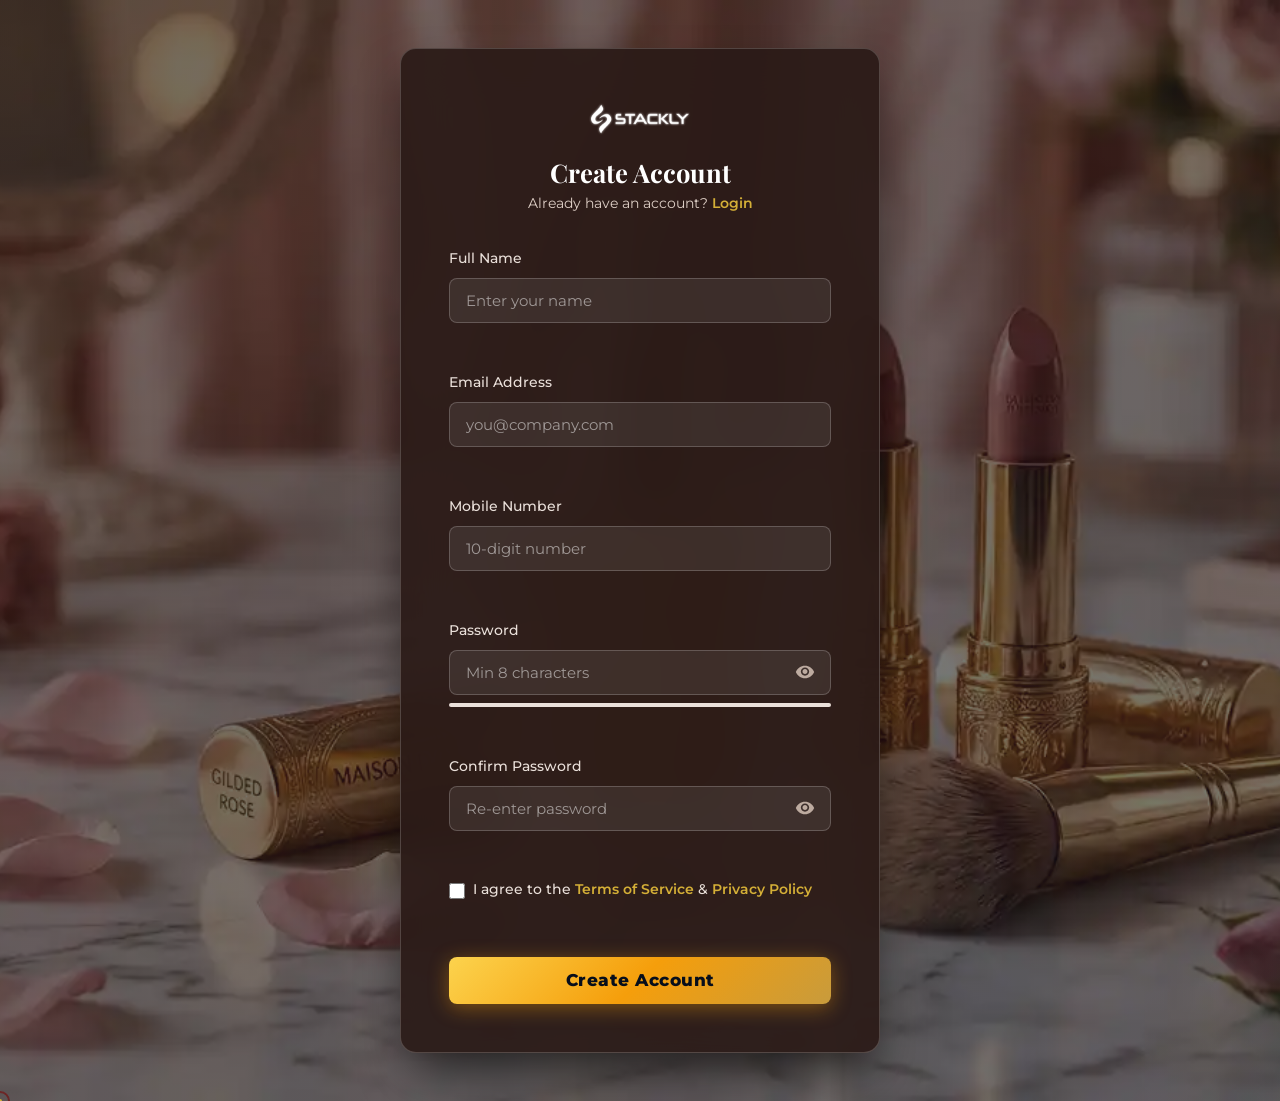
<file: create-account.html>
<!DOCTYPE html>
<html lang="en">
<head>
  <meta charset="UTF-8">
  <meta name="viewport" content="width=device-width, initial-scale=1.0">
  <title>Create Account | Stackly Beauty</title>
  <meta name="description" content="Register an account with Stackly Beauty to manage wishlists and compare luxury cosmetics.">
  <link rel="stylesheet" href="css/main.css">
  <link rel="stylesheet" href="css/components.css">
  <link rel="stylesheet" href="css/pages/auth.css">
</head>
<body>

  <!-- Authentication Wrapper -->
  <div class="auth-wrapper" style="background-image: url('images/hero-beauty_11zon.webp');">
    <div class="auth-bg-overlay"></div>
    <div class="auth-blob auth-blob-1"></div>
    <div class="auth-blob auth-blob-2"></div>

    <!-- Center Card -->
    <div class="glass-card auth-card">
      <div class="auth-header">
        <a href="index.html" class="logo" aria-label="Stackly Home">
          <img class="logo-img" src="images/stackly-logo.webp" alt="Stackly Logo">
        </a>
        <h2>Create Account</h2>
        <p>Already have an account? <a href="login.html">Login</a></p>
      </div>

      <form class="auth-form" id="register-form" novalidate>
        <!-- Full Name -->
        <div class="form-group">
          <label class="form-label" for="reg-name">Full Name</label>
          <input type="text" class="form-control" id="reg-name" placeholder="Enter your name" autocomplete="name" required>
          <div class="invalid-feedback">Name must be alphabets only (max 16 characters).</div>
        </div>

        <!-- Email Address -->
        <div class="form-group">
          <label class="form-label" for="reg-email">Email Address</label>
          <input type="email" class="form-control" id="reg-email" placeholder="you@company.com" autocomplete="email" required>
          <div class="invalid-feedback">Enter a valid email address.</div>
        </div>

        <!-- Mobile Number -->
        <div class="form-group">
          <label class="form-label" for="reg-mobile">Mobile Number</label>
          <input type="tel" class="form-control" id="reg-mobile" placeholder="10-digit number" autocomplete="tel" required>
          <div class="invalid-feedback">Exactly 10 digits required.</div>
        </div>

        <!-- Password -->
        <div class="form-group">
          <label class="form-label" for="reg-password">Password</label>
          <div class="password-wrapper">
            <input type="password" class="form-control" id="reg-password" placeholder="Min 8 characters" autocomplete="new-password" required>
            <button type="button" class="password-toggle-btn" aria-label="Toggle Password Visibility">
              <svg viewBox="0 0 24 24" style="width:20px;height:20px;fill:var(--slate-400);"><path d="M12 4.5C7 4.5 2.73 7.61 1 12c1.73 4.39 6 7.5 11 7.5s9.27-3.11 11-7.5c-1.73-4.39-6-7.5-11-7.5zm0 12c-2.76 0-5-2.24-5-5s2.24-5 5-5 5 2.24 5 5-2.24 5-5 5zm0-8c-1.66 0-3 1.34-3 3s1.34 3 3 3 3-1.34 3-3-1.34-3-3-3z"/></svg>
            </button>
          </div>
          <!-- Strength Visualizer -->
          <div class="strength-meter">
            <div class="strength-meter-bar" id="strength-bar"></div>
          </div>
          <div class="invalid-feedback">Must contain uppercase, lowercase, number, and special character.</div>
        </div>

        <!-- Confirm Password -->
        <div class="form-group">
          <label class="form-label" for="reg-confirm">Confirm Password</label>
          <div class="password-wrapper">
            <input type="password" class="form-control" id="reg-confirm" placeholder="Re-enter password" autocomplete="new-password" required>
            <button type="button" class="password-toggle-btn" aria-label="Toggle Confirm Password Visibility">
              <svg viewBox="0 0 24 24" style="width:20px;height:20px;fill:var(--slate-400);"><path d="M12 4.5C7 4.5 2.73 7.61 1 12c1.73 4.39 6 7.5 11 7.5s9.27-3.11 11-7.5c-1.73-4.39-6-7.5-11-7.5zm0 12c-2.76 0-5-2.24-5-5s2.24-5 5-5 5 2.24 5 5-2.24 5-5 5zm0-8c-1.66 0-3 1.34-3 3s1.34 3 3 3 3-1.34 3-3-1.34-3-3-3z"/></svg>
            </button>
          </div>
          <div class="invalid-feedback">Passwords must match.</div>
        </div>

        <!-- Terms checkbox -->
        <div class="terms-option" style="display: flex; gap: 0.5rem; align-items: center; margin-bottom: 1rem; font-size: 0.85rem; color: var(--slate-600);">
          <input type="checkbox" id="reg-terms" required style="width:16px; height:16px; accent-color: var(--secondary);">
          <label for="reg-terms">I agree to the <a href="404.html" style="color:var(--secondary); font-weight:600;">Terms of Service</a> & <a href="404.html" style="color:var(--secondary); font-weight:600;">Privacy Policy</a></label>
        </div>

        <button type="submit" class="btn btn-secondary btn-shimmer" style="width: 100%; margin-top: var(--spacing-sm);">Create Account</button>
      </form>
    </div>
  </div>

  <!-- Scripts -->
  <script src="js/data.js"></script>
  <script src="js/main.js"></script>
  <script src="js/pages/auth.js"></script>
</body>
</html>
</file>
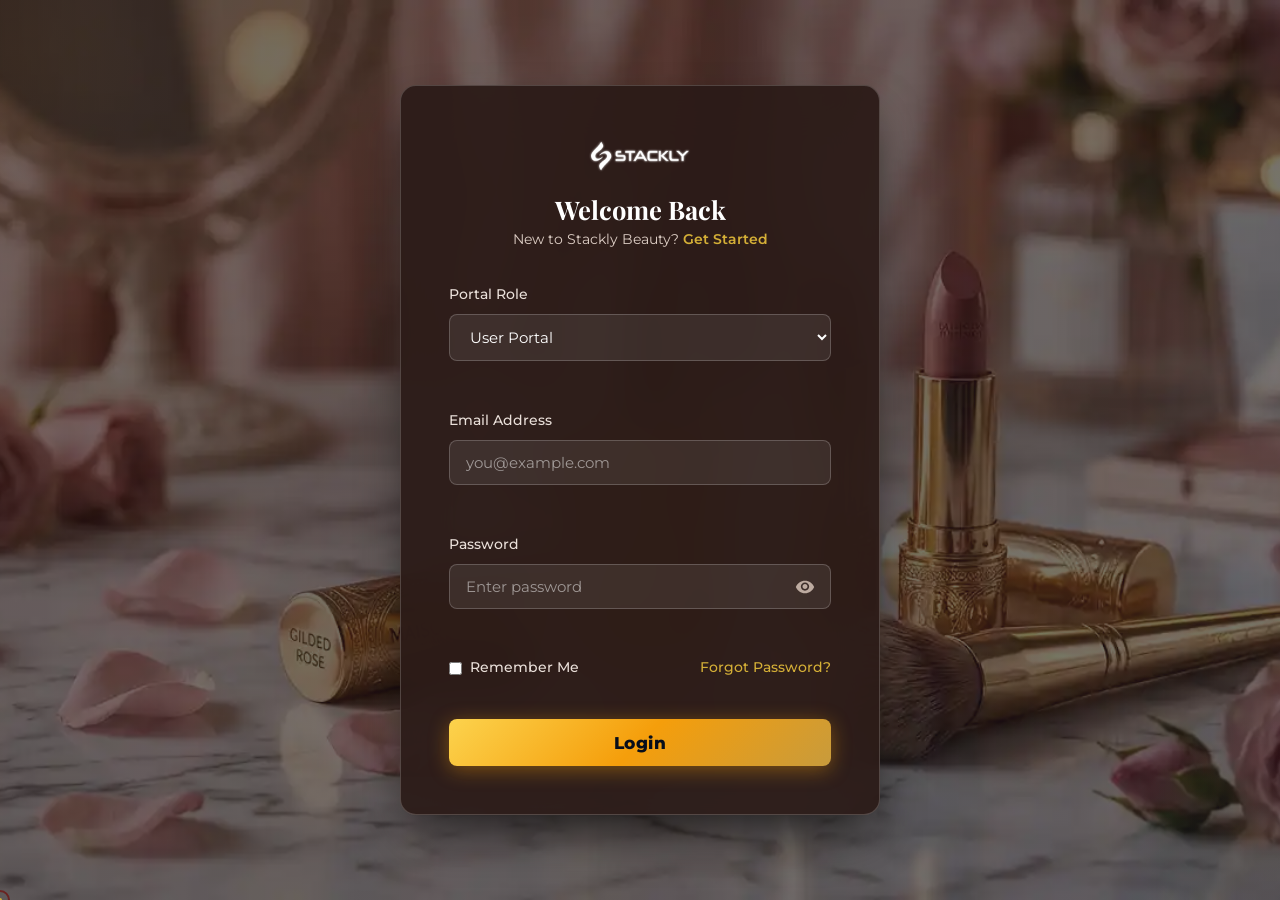
<file: login.html>
<!DOCTYPE html>
<html lang="en">
<head>
  <meta charset="UTF-8">
  <meta name="viewport" content="width=device-width, initial-scale=1.0">
  <title>Login | Stackly Beauty</title>
  <meta name="description" content="Access your user or admin dashboard portfolio with Stackly Beauty.">
  <link rel="stylesheet" href="css/main.css">
  <link rel="stylesheet" href="css/components.css">
  <link rel="stylesheet" href="css/pages/auth.css">
</head>
<body>

  <!-- Authentication Wrapper -->
  <div class="auth-wrapper" style="background-image: url('images/hero-beauty_11zon.webp');">
    <div class="auth-bg-overlay"></div>
    <div class="auth-blob auth-blob-1"></div>
    <div class="auth-blob auth-blob-2"></div>

    <!-- Center Card -->
    <div class="glass-card auth-card">
      <div class="auth-header">
        <a href="index.html" class="logo" aria-label="Stackly Home">
          <img class="logo-img" src="images/stackly-logo.webp" alt="Stackly Logo">
        </a>
        <h2>Welcome Back</h2>
        <p>New to Stackly Beauty? <a href="create-account.html">Get Started</a></p>
      </div>

      <form class="auth-form" id="login-form" novalidate>
        <!-- Role selector -->
        <div class="form-group">
          <label class="form-label" for="login-role">Portal Role</label>
          <select class="form-control auth-role-select" id="login-role">
            <option value="user">User Portal</option>
            <option value="admin">Admin Console</option>
          </select>
        </div>

        <!-- Email Address -->
        <div class="form-group">
          <label class="form-label" for="login-email">Email Address</label>
          <input type="email" class="form-control" id="login-email" placeholder="you@example.com" autocomplete="email" required>
          <div class="invalid-feedback">Enter a valid email address.</div>
        </div>

        <!-- Password -->
        <div class="form-group">
          <label class="form-label" for="login-password">Password</label>
          <div class="password-wrapper">
            <input type="password" class="form-control" id="login-password" placeholder="Enter password" autocomplete="current-password" required>
            <button type="button" class="password-toggle-btn" aria-label="Toggle Password Visibility">
              <svg viewBox="0 0 24 24" style="width:20px;height:20px;fill:var(--slate-400);"><path d="M12 4.5C7 4.5 2.73 7.61 1 12c1.73 4.39 6 7.5 11 7.5s9.27-3.11 11-7.5c-1.73-4.39-6-7.5-11-7.5zm0 12c-2.76 0-5-2.24-5-5s2.24-5 5-5 5 2.24 5 5-2.24 5-5 5zm0-8c-1.66 0-3 1.34-3 3s1.34 3 3 3 3-1.34 3-3-1.34-3-3-3z"/></svg>
            </button>
          </div>
          <div class="invalid-feedback">Password must be at least 8 characters.</div>
        </div>

        <div class="auth-meta-row">
          <label class="auth-remember">
            <input type="checkbox" id="login-remember">
            <span>Remember Me</span>
          </label>
          <a href="404.html" class="forgot-link">Forgot Password?</a>
        </div>
        <div id="remember-warning" style="display: none; color: #EF4444; font-size: 0.85rem; font-weight: 600; margin-top: 0.5rem; text-align: left;">
          ⚠️ Please check "Remember Me" to proceed.
        </div>

        <button type="submit" class="btn btn-primary btn-shimmer" style="width: 100%; margin-top: var(--spacing-sm);">Login</button>
      </form>
    </div>
  </div>

  <!-- Scripts -->
  <script src="js/data.js"></script>
  <script src="js/main.js"></script>
  <script src="js/pages/auth.js"></script>
</body>
</html>
</file>
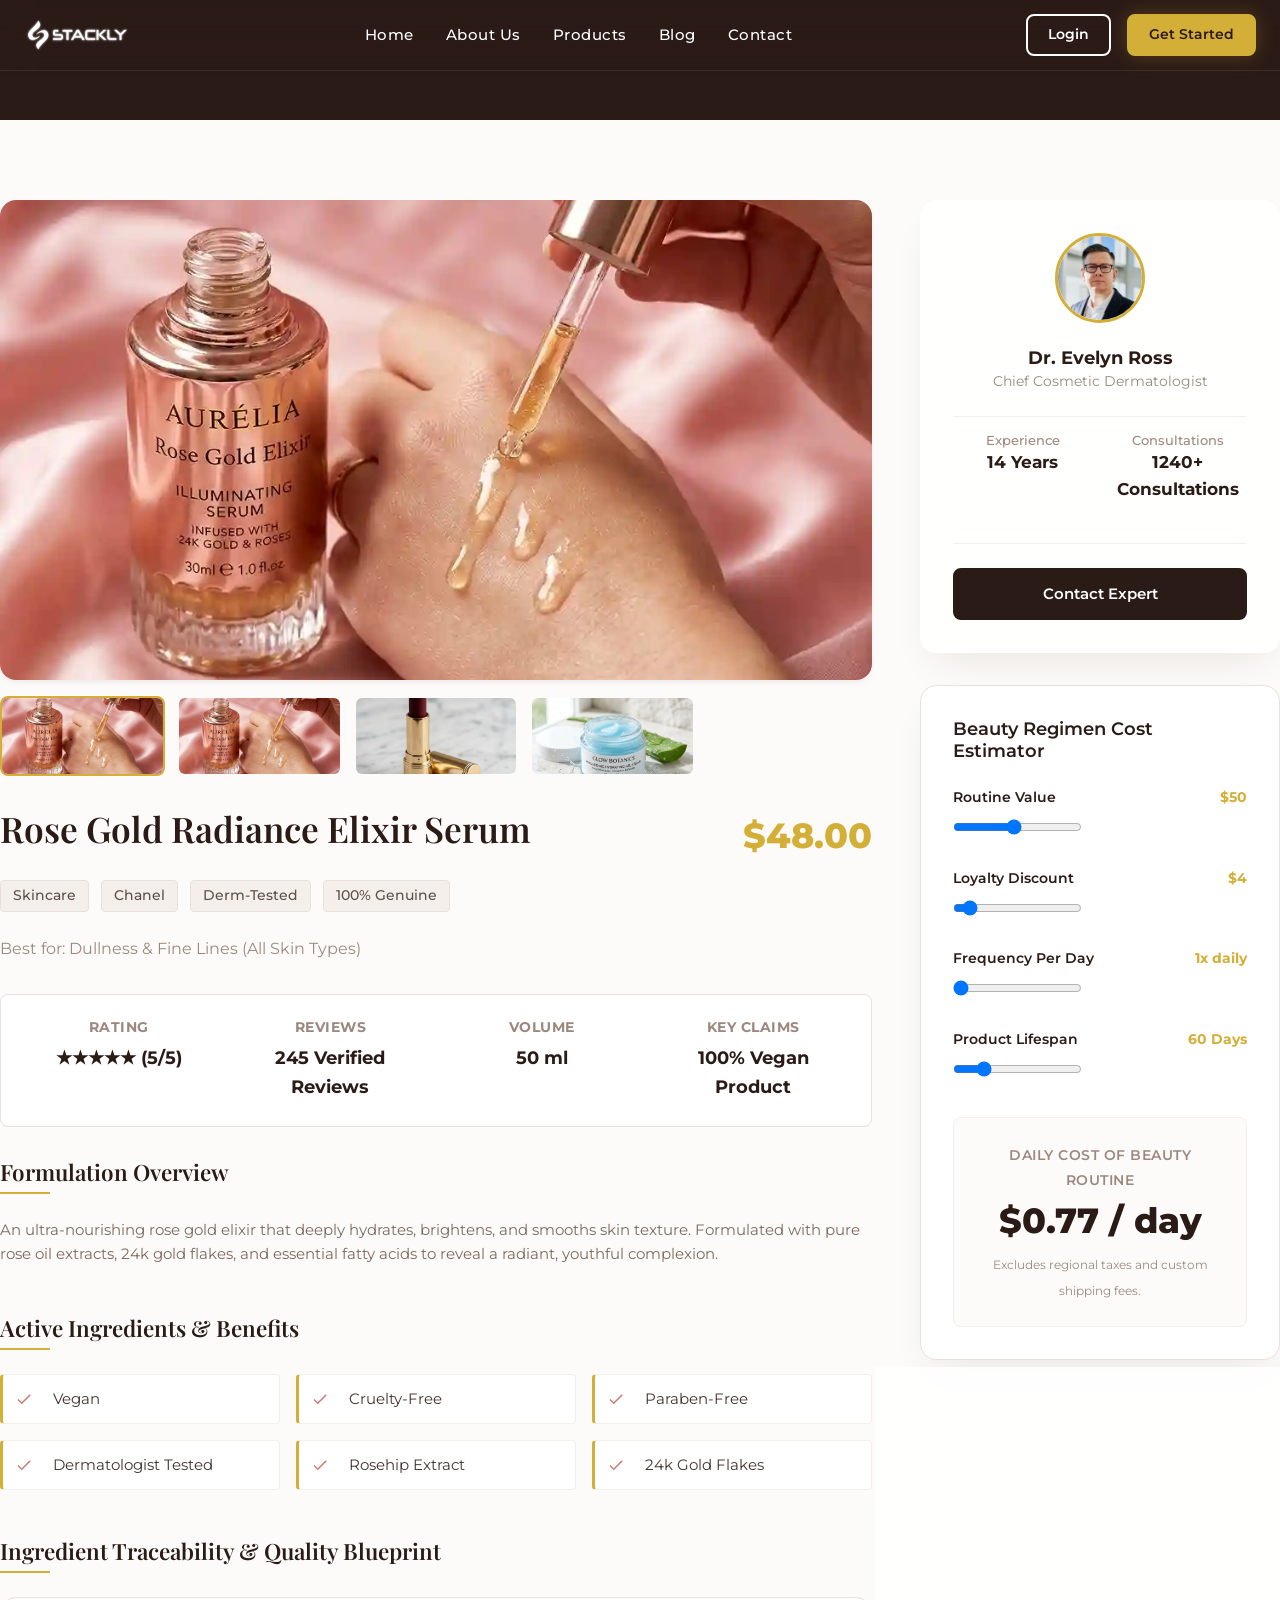
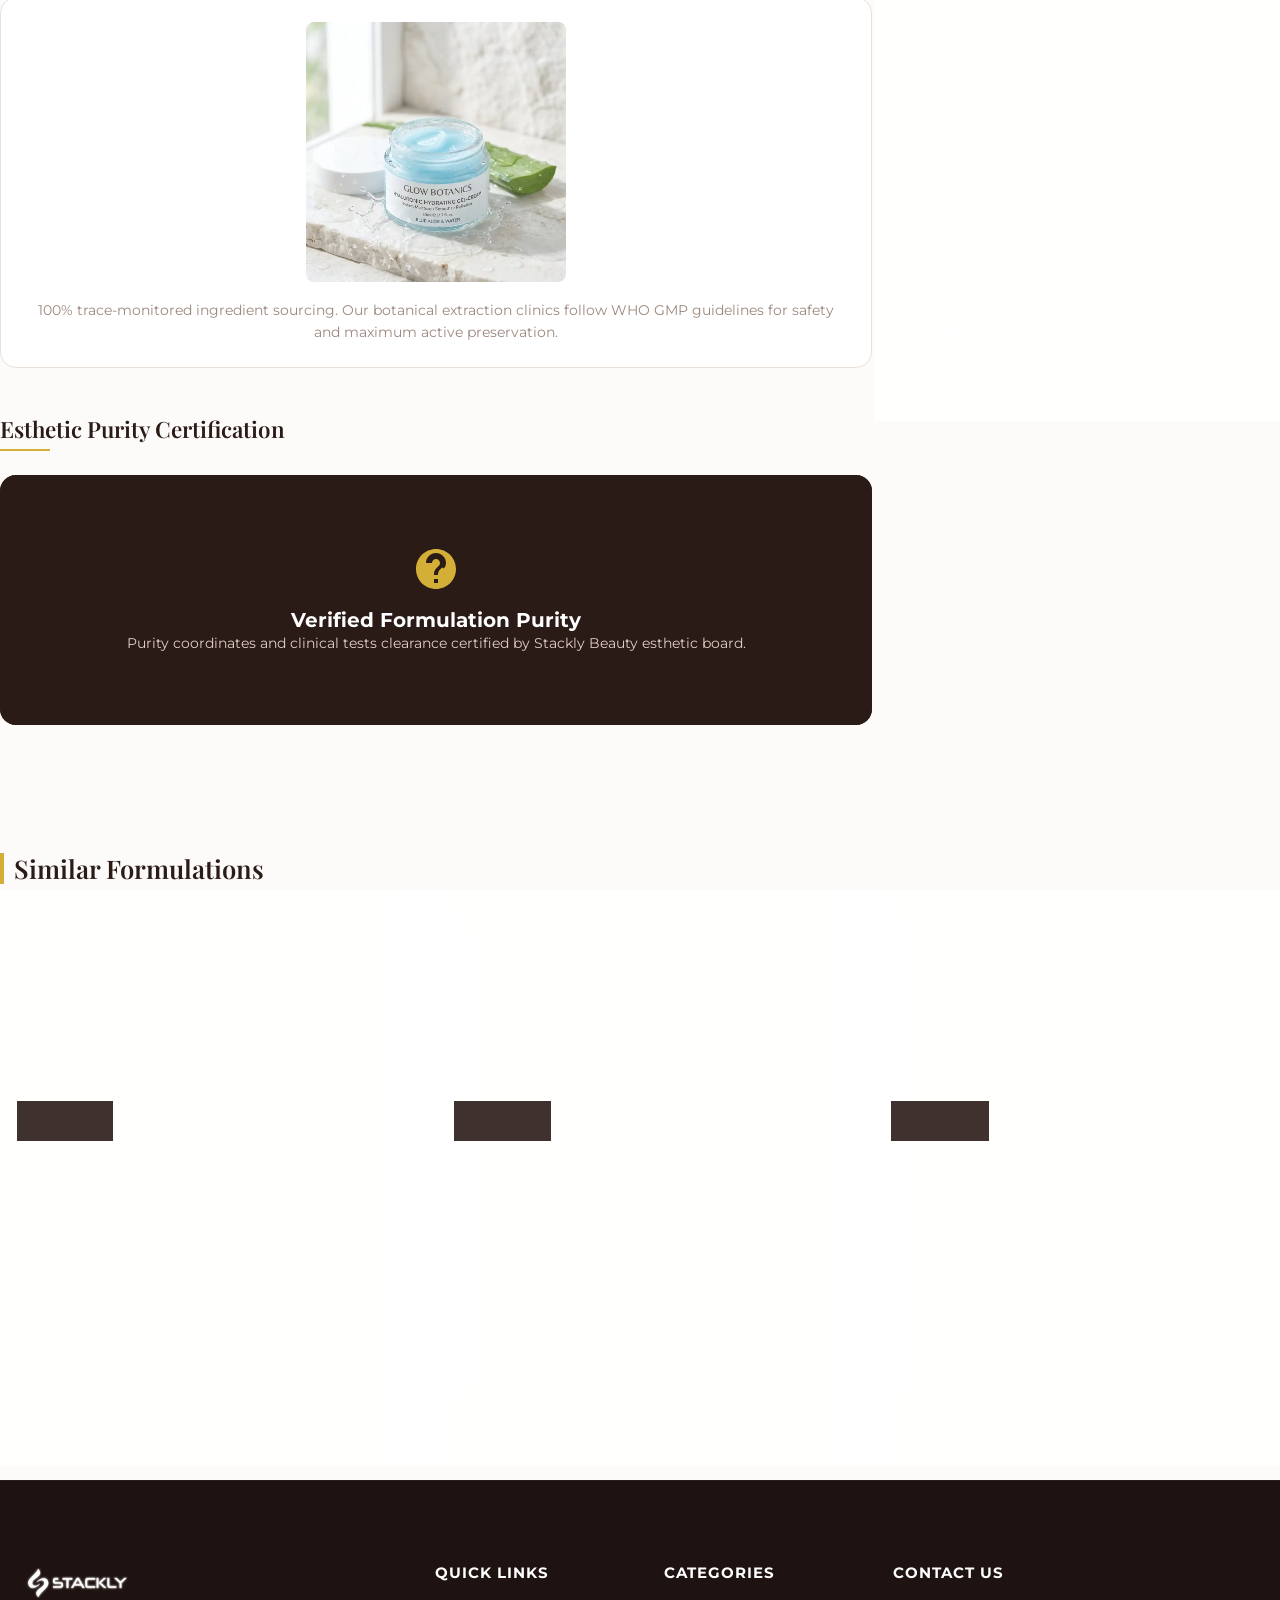
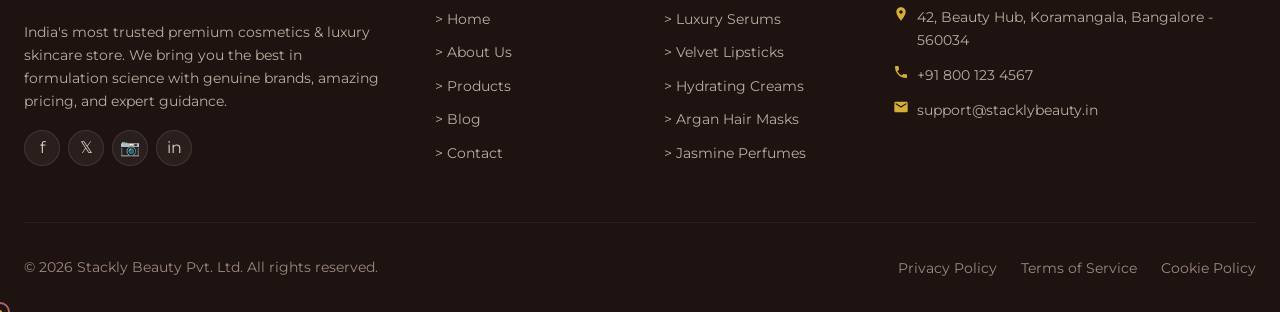
<file: product-details.html>
<!DOCTYPE html>
<html lang="en">
<head>
  <meta charset="UTF-8">
  <meta name="viewport" content="width=device-width, initial-scale=1.0">
  <title>Product Details | Stackly Beauty</title>
  <meta name="description" content="Explore ingredient lists, suitability, usage guides, and beauty expert advice for this premium cosmetic product.">
  <link rel="stylesheet" href="css/main.css">
  <link rel="stylesheet" href="css/components.css">
  <link rel="stylesheet" href="css/pages/product-details.css">
</head>
<body>

  <!-- Scroll Progress Indicator -->
  <div class="scroll-progress-container">
    <div class="scroll-progress-bar"></div>
  </div>

  <!-- Header -->
  <header>
    <div class="container navbar">
      <a href="index.html" class="logo" aria-label="Stackly Home">
        <img class="logo-img" src="images/stackly-logo.webp" alt="Stackly Logo">
      </a>
      <button class="hamburger" aria-label="Toggle Navigation">
        <span></span>
        <span></span>
        <span></span>
      </button>
      <ul class="nav-links">
        <li><a href="index.html" class="nav-link">Home</a></li>
        <li><a href="about.html" class="nav-link">About Us</a></li>
        <li><a href="products.html" class="nav-link">Products</a></li>
        <li><a href="blog.html" class="nav-link">Blog</a></li>
        <li><a href="contact.html" class="nav-link">Contact</a></li>
        <li class="nav-mobile-actions">
          <a href="login.html" class="btn btn-outline btn-sm btn-shimmer">Login</a>
          <a href="create-account.html" class="btn btn-secondary btn-sm btn-shimmer">Get Started</a>
        </li>
      </ul>
      <div class="nav-actions">
        <a href="login.html" class="btn btn-outline btn-sm btn-shimmer">Login</a>
        <a href="create-account.html" class="btn btn-secondary btn-sm btn-shimmer">Get Started</a>
      </div>
    </div>
  </header>

  <!-- Details Hero Header Placeholder -->
  <div style="background-color: var(--primary); padding: 100px 0 20px;"></div>

  <!-- Main Body Details Layout -->
  <main class="container section-padding">
    <div class="details-layout">
      <!-- Left Primary Content Column -->
      <section class="details-main-content">
        <!-- Gallery slider -->
        <div class="gallery-container">
          <div class="gallery-main-wrapper">
            <img class="gallery-main-img" id="gallery-main-img" src="images/products/serum_11zon.webp" alt="Product Details" style="cursor: zoom-in;">
          </div>
          <div class="gallery-thumbnails" id="gallery-thumbnails">
            <!-- JS populates thumbnails -->
          </div>
        </div>

        <!-- Title, Price and Meta -->
        <div class="details-header">
          <div class="details-title-row">
            <h1 id="details-title">Loading Product Title...</h1>
            <span class="details-price" id="details-price">$0</span>
          </div>
          <div class="details-meta-tags">
            <span class="details-meta-tag" id="details-type">Category</span>
            <span class="details-meta-tag" id="details-city">Brand</span>
            <span class="details-meta-tag">Derm-Tested</span>
            <span class="details-meta-tag">100% Genuine</span>
          </div>
          <p id="details-address" style="font-size: 1rem; color: var(--slate-500); display: flex; align-items: center; gap: 0.5rem;">
            <svg viewBox="0 0 24 24" style="width: 16px; fill: var(--slate-400);"><path d="M12,2C8.13,2,5,5.13,5,9c0,5.25,7,13,7,13s7-7.75,7-13C19,5.13,15.87,2,12,2z M12,11.5c-1.38,0-2.5-1.12-2.5-2.5s1.12-2.5,2.5-2.5s2.5,1.12,2.5,2.5S13.38,11.5,12,11.5z"/></svg>
            Loading suitability...
          </p>
        </div>

        <!-- Specifications summary -->
        <div class="details-specs">
          <div class="details-spec-item">
            <h4>Rating</h4>
            <p id="details-beds">0</p>
          </div>
          <div class="details-spec-item">
            <h4>Reviews</h4>
            <p id="details-baths">0</p>
          </div>
          <div class="details-spec-item">
            <h4>Volume</h4>
            <p id="details-area">0</p>
          </div>
          <div class="details-spec-item">
            <h4>Key Claims</h4>
            <p id="details-parking">Vegan</p>
          </div>
        </div>

        <!-- Description block -->
        <div class="details-block">
          <h3>Formulation Overview</h3>
          <p id="details-description">Overview text is loading...</p>
        </div>

        <!-- Amenities block -->
        <div class="details-block">
          <h3>Active Ingredients & Benefits</h3>
          <div class="grid amenities-grid" id="amenities-grid">
            <!-- JS generates check items -->
          </div>
        </div>

        <!-- Ingredient blueprint block -->
        <div class="details-block">
          <h3>Ingredient Traceability & Quality Blueprint</h3>
          <div class="floor-plan-box" style="background-color: var(--white); border: 1px solid var(--slate-200); border-radius: var(--radius-lg); padding: var(--spacing-md); text-align: center;">
            <img class="floor-plan-img" src="images/products/cream_11zon.webp" alt="Active Ingredients Blueprint" loading="lazy" style="max-width: 100%; height: 260px; object-fit: contain; border-radius: 8px;">
            <p style="font-size: 0.85rem; color: var(--slate-500); margin-top: 10px;">100% trace-monitored ingredient sourcing. Our botanical extraction clinics follow WHO GMP guidelines for safety and maximum active preservation.</p>
          </div>
        </div>

        <!-- Quality Verification Block -->
        <div class="details-block">
          <h3>Esthetic Purity Certification</h3>
          <div class="map-placeholder" style="height: 250px; background-color: var(--primary); border-radius: var(--radius-lg); display: flex; align-items: center; justify-content: center; color: var(--white); position: relative; overflow: hidden;">
            <div class="map-placeholder-content" style="position: relative; z-index: 2; text-align: center;">
              <svg viewBox="0 0 24 24" style="width: 48px; height: 48px; fill: var(--secondary); margin-bottom: var(--spacing-xs);"><path d="M12 2C6.48 2 2 6.48 2 12s4.48 10 10 10 10-4.48 10-10S17.52 2 12 2zm1 17h-2v-2h2v2zm2.07-7.75l-.9.92C13.45 12.9 13 13.5 13 15h-2v-.5c0-1.1.45-2.1 1.17-2.83l1.24-1.26c.37-.36.59-.86.59-1.41 0-1.1-.9-2-2-2s-2 .9-2 2H7c0-2.76 2.24-5 5-5s5 2.24 5 5c0 1.04-.42 1.99-1.07 2.75z"/></svg>
              <h4 style="color: #FFFFFF;">Verified Formulation Purity</h4>
              <p style="color: var(--slate-300); font-size: 0.9rem; padding: 0 1rem;">Purity coordinates and clinical tests clearance certified by Stackly Beauty esthetic board.</p>
            </div>
          </div>
        </div>
      </section>

      <!-- Right Column Sidebar Widgets -->
      <aside class="details-sidebar">
        <!-- Agent Card -->
        <div class="glass-card sidebar-agent-card">
          <img class="sidebar-agent-avatar" id="agent-avatar" src="images/experts/expert-1.webp" alt="Beauty Advisor">
          <h4 id="agent-name">Skincare Advisor</h4>
          <p id="agent-designation">Elite Skincare Specialist</p>
          
          <div class="agent-stats">
            <div class="agent-stat-item">
              <h5>Experience</h5>
              <p id="agent-experience">10 Years</p>
            </div>
            <div class="agent-stat-item">
              <h5>Consultations</h5>
              <p id="agent-sold">200+ Done</p>
            </div>
          </div>
          
          <a href="contact.html" class="btn btn-primary btn-shimmer" style="width: 100%;">Contact Expert</a>
        </div>

        <!-- Mortgage/Daily Regimen Calculator Card -->
        <div class="glass-card mortgage-calculator-card">
          <h3 style="font-size: 1.15rem; margin-bottom: var(--spacing-md); color: var(--primary); font-family: var(--font-sans);">Beauty Regimen Cost Estimator</h3>
          <div class="mortgage-sliders">
            <div class="form-group" style="margin-bottom: 0;">
              <label class="form-label" style="display:flex; justify-content:space-between; font-weight:600;">
                <span>Routine Value</span>
                <span id="lbl-mortgage-price" style="color: var(--secondary); font-weight:700;">$0</span>
              </label>
              <input type="range" class="range-input" id="mortgage-price" min="10" max="200" step="5" value="48" aria-label="Routine Value Slider">
            </div>

            <div class="form-group" style="margin-bottom: 0;">
              <label class="form-label" style="display:flex; justify-content:space-between; font-weight:600;">
                <span>Loyalty Discount</span>
                <span id="lbl-mortgage-down" style="color: var(--secondary); font-weight:700;">$0</span>
              </label>
              <input type="range" class="range-input" id="mortgage-down" min="0" max="50" step="2" value="5" aria-label="Discount Slider">
            </div>

            <div class="form-group" style="margin-bottom: 0;">
              <label class="form-label" style="display:flex; justify-content:space-between; font-weight:600;">
                <span>Frequency Per Day</span>
                <span id="lbl-mortgage-rate" style="color: var(--secondary); font-weight:700;">1x daily</span>
              </label>
              <input type="range" class="range-input" id="mortgage-rate" min="1" max="3" step="1" value="1" aria-label="Frequency Slider">
            </div>

            <div class="form-group" style="margin-bottom: 0;">
              <label class="form-label" style="display:flex; justify-content:space-between; font-weight:600;">
                <span>Product Lifespan</span>
                <span id="lbl-mortgage-term" style="color: var(--secondary); font-weight:700;">60 Days</span>
              </label>
              <input type="range" class="range-input" id="mortgage-term" min="30" max="180" step="10" value="60" aria-label="Lifespan Slider">
            </div>
          </div>

          <div class="mortgage-output" style="background-color: var(--slate-50); padding: var(--spacing-md); border-radius: var(--radius-md); border: 1px solid var(--slate-100); text-align: center;">
            <span class="mortgage-output-label" style="font-size: 0.85rem; text-transform: uppercase; color: var(--slate-500); font-weight: 600;">Daily Cost of Beauty Routine</span>
            <div class="mortgage-output-price" id="mortgage-payment-output" style="font-size: 2.2rem; font-weight: 800; color: var(--primary); margin-bottom: 2px;">$0</div>
            <span style="font-size:0.75rem; color:var(--slate-500);">Excludes regional taxes and custom shipping fees.</span>
          </div>
        </div>

        <!-- Schedule Visit Card -->
        <div class="glass-card" style="padding: var(--spacing-lg); margin-top: var(--spacing-lg);">
          <h3 style="font-size: 1.15rem; margin-bottom: var(--spacing-md); color: var(--primary); font-family: var(--font-sans);">Schedule Free Consult</h3>
          <form id="visit-schedule-form">
            <div class="form-group">
              <label class="form-label" for="visit-date">Preferred Date</label>
              <input type="date" class="form-control" id="visit-date" required>
            </div>
            
            <div class="form-group">
              <label class="form-label" for="visit-time">Preferred Slot</label>
              <select class="form-control" id="visit-time" required>
                <option value="10:00 AM">10:00 AM - 12:00 PM</option>
                <option value="02:00 PM">02:00 PM - 04:00 PM</option>
                <option value="06:00 PM">06:00 PM - 08:00 PM</option>
              </select>
            </div>

            <div class="form-group">
              <label class="form-label" for="visit-name">Your Full Name</label>
              <input type="text" class="form-control" id="visit-name" placeholder="John Doe" required>
            </div>

            <div class="form-group">
              <label class="form-label" for="visit-email">Email Address</label>
              <input type="email" class="form-control" id="visit-email" placeholder="john@example.com" required>
            </div>

            <button type="submit" class="btn btn-secondary btn-shimmer" style="width: 100%;">Book Consultation</button>
          </form>
        </div>
      </aside>
    </div>

    <!-- Similar Products Recommendation Block -->
    <section class="reveal reveal-up" style="margin-top: var(--spacing-xxl);">
      <h3 style="font-size: 1.6rem; margin-bottom: var(--spacing-lg); border-left: 4px solid var(--secondary); padding-left: 10px; font-family: var(--font-serif);">Similar Formulations</h3>
      <div class="grid similar-properties-grid" id="similar-properties-grid">
        <!-- JS hydrates recommendations -->
      </div>
    </section>
  </main>

  <!-- Global Footer -->
  <footer class="custom-footer" style="background-color: var(--bg-dark); color: var(--slate-300); padding: var(--spacing-xxl) 0 var(--spacing-lg); border-top: 1px solid rgba(255,255,255,0.05);">
    <div class="container">
      <div class="custom-footer-grid" style="display: grid; grid-template-columns: 2fr 1fr 1fr 2fr; gap: var(--spacing-xl);">
        <div>
          <a href="index.html" class="logo" style="display: inline-flex; align-items: center; gap: 0.5rem; font-weight: 800; font-size: 1.4rem; color: #FFFFFF; margin-bottom: 1rem; text-decoration: none;" aria-label="Stackly Home">
            <img class="logo-img" src="images/stackly-logo.webp" alt="Stackly Logo">
          </a>
          <p style="font-size: 0.9rem; line-height: 1.6; color: var(--slate-400); margin-bottom: 1rem;">India's most trusted premium cosmetics & luxury skincare store. We bring you the best in formulation science with genuine brands, amazing pricing, and expert guidance.</p>
          <div class="footer-social-boxes" style="display: flex; gap: 0.5rem;">
            <a href="404.html" class="footer-social-btn" aria-label="Facebook">f</a>
            <a href="404.html" class="footer-social-btn" aria-label="Twitter">𝕏</a>
            <a href="404.html" class="footer-social-btn" aria-label="Instagram">📷</a>
            <a href="404.html" class="footer-social-btn" aria-label="LinkedIn">in</a>
          </div>
        </div>

        <div>
          <div class="footer-col-title" style="color: #FFFFFF; font-weight: 700; font-size: 0.95rem; letter-spacing: 1px; margin-bottom: 1.25rem;">QUICK LINKS</div>
          <ul class="footer-links-list" style="list-style: none; padding: 0;">
            <li style="margin-bottom: 0.5rem;"><a href="index.html" style="color: var(--slate-400); font-size: 0.9rem;">&gt; Home</a></li>
            <li style="margin-bottom: 0.5rem;"><a href="about.html" style="color: var(--slate-400); font-size: 0.9rem;">&gt; About Us</a></li>
            <li style="margin-bottom: 0.5rem;"><a href="products.html" style="color: var(--slate-400); font-size: 0.9rem;">&gt; Products</a></li>
            <li style="margin-bottom: 0.5rem;"><a href="blog.html" style="color: var(--slate-400); font-size: 0.9rem;">&gt; Blog</a></li>
            <li style="margin-bottom: 0.5rem;"><a href="contact.html" style="color: var(--slate-400); font-size: 0.9rem;">&gt; Contact</a></li>
          </ul>
        </div>

        <div>
          <div class="footer-col-title" style="color: #FFFFFF; font-weight: 700; font-size: 0.95rem; letter-spacing: 1px; margin-bottom: 1.25rem;">CATEGORIES</div>
          <ul class="footer-links-list" style="list-style: none; padding: 0;">
            <li style="margin-bottom: 0.5rem;"><a href="404.html" style="color: var(--slate-400); font-size: 0.9rem;">&gt; Luxury Serums</a></li>
            <li style="margin-bottom: 0.5rem;"><a href="404.html" style="color: var(--slate-400); font-size: 0.9rem;">&gt; Velvet Lipsticks</a></li>
            <li style="margin-bottom: 0.5rem;"><a href="404.html" style="color: var(--slate-400); font-size: 0.9rem;">&gt; Hydrating Creams</a></li>
            <li style="margin-bottom: 0.5rem;"><a href="404.html" style="color: var(--slate-400); font-size: 0.9rem;">&gt; Argan Hair Masks</a></li>
            <li style="margin-bottom: 0.5rem;"><a href="404.html" style="color: var(--slate-400); font-size: 0.9rem;">&gt; Jasmine Perfumes</a></li>
          </ul>
        </div>

        <div>
          <div class="footer-col-title" style="color: #FFFFFF; font-weight: 700; font-size: 0.95rem; letter-spacing: 1px; margin-bottom: 1.25rem;">CONTACT US</div>
          <div class="footer-contact-row" style="display: flex; align-items: flex-start; gap: 0.5rem; margin-bottom: 0.75rem; font-size: 0.9rem; color: var(--slate-400);">
            <svg viewBox="0 0 24 24" style="width: 16px; height: 16px; fill: var(--secondary); flex-shrink:0;"><path d="M12 2C8.13 2 5 5.13 5 9c0 5.25 7 13 7 13s7-7.75 7-13c0-3.87-3.13-7-7-7zm0 9.5c-1.38 0-2.5-1.12-2.5-2.5s1.12-2.5 2.5-2.5 2.5 1.12 2.5 2.5-1.12 2.5-2.5 2.5z"/></svg>
            <span>42, Beauty Hub, Koramangala, Bangalore - 560034</span>
          </div>
          <div class="footer-contact-row" style="display: flex; align-items: flex-start; gap: 0.5rem; margin-bottom: 0.75rem; font-size: 0.9rem; color: var(--slate-400);">
            <svg viewBox="0 0 24 24" style="width: 16px; height: 16px; fill: var(--secondary); flex-shrink:0;"><path d="M6.62 10.79c1.44 2.83 3.76 5.14 6.59 6.59l2.2-2.2c.27-.27.67-.36 1.02-.24 1.12.37 2.33.57 3.57.57.55 0 1 .45 1 1V20c0 .55-.45 1-1 1-9.39 0-17-7.61-17-17 0-.55.45-1 1-1h3.5c.55 0 1 .45 1 1 0 1.25.2 2.45.57 3.57.11.35.03.74-.25 1.02l-2.2 2.2z"/></svg>
            <span>+91 800 123 4567</span>
          </div>
          <div class="footer-contact-row" style="display: flex; align-items: flex-start; gap: 0.5rem; margin-bottom: 0.75rem; font-size: 0.9rem; color: var(--slate-400);">
            <svg viewBox="0 0 24 24" style="width: 16px; height: 16px; fill: var(--secondary); flex-shrink:0;"><path d="M20 4H4c-1.1 0-1.99.9-1.99 2L2 18c0 1.1.9 2 2 2h16c1.1 0 2-.9 2-2V6c0-1.1-.9-2-2-2zm0 4l-8 5-8-5V6l8 5 8-5v2z"/></svg>
            <span>support@stacklybeauty.in</span>
          </div>
        </div>
      </div>

      <div class="footer-bottom-bar" style="border-top: 1px solid rgba(255,255,255,0.05); padding-top: var(--spacing-lg); margin-top: var(--spacing-xl); display: flex; justify-content: space-between; align-items: center; flex-wrap: wrap; gap: 1rem;">
        <p style="font-size: 0.85rem; color: var(--slate-500);">&copy; 2026 Stackly Beauty Pvt. Ltd. All rights reserved.</p>
        <ul class="footer-bottom-links" style="display: flex; gap: 1.5rem; list-style: none; padding: 0;">
          <li><a href="404.html" style="font-size: 0.85rem; color: var(--slate-500);">Privacy Policy</a></li>
          <li><a href="404.html" style="font-size: 0.85rem; color: var(--slate-500);">Terms of Service</a></li>
          <li><a href="404.html" style="font-size: 0.85rem; color: var(--slate-500);">Cookie Policy</a></li>
        </ul>
      </div>
    </div>
  </footer>

  <!-- Scripts -->
  <script src="js/data.js"></script>
  <script src="js/main.js"></script>
  <script src="js/pages/product-details.js"></script>
</body>
</html>
</file>
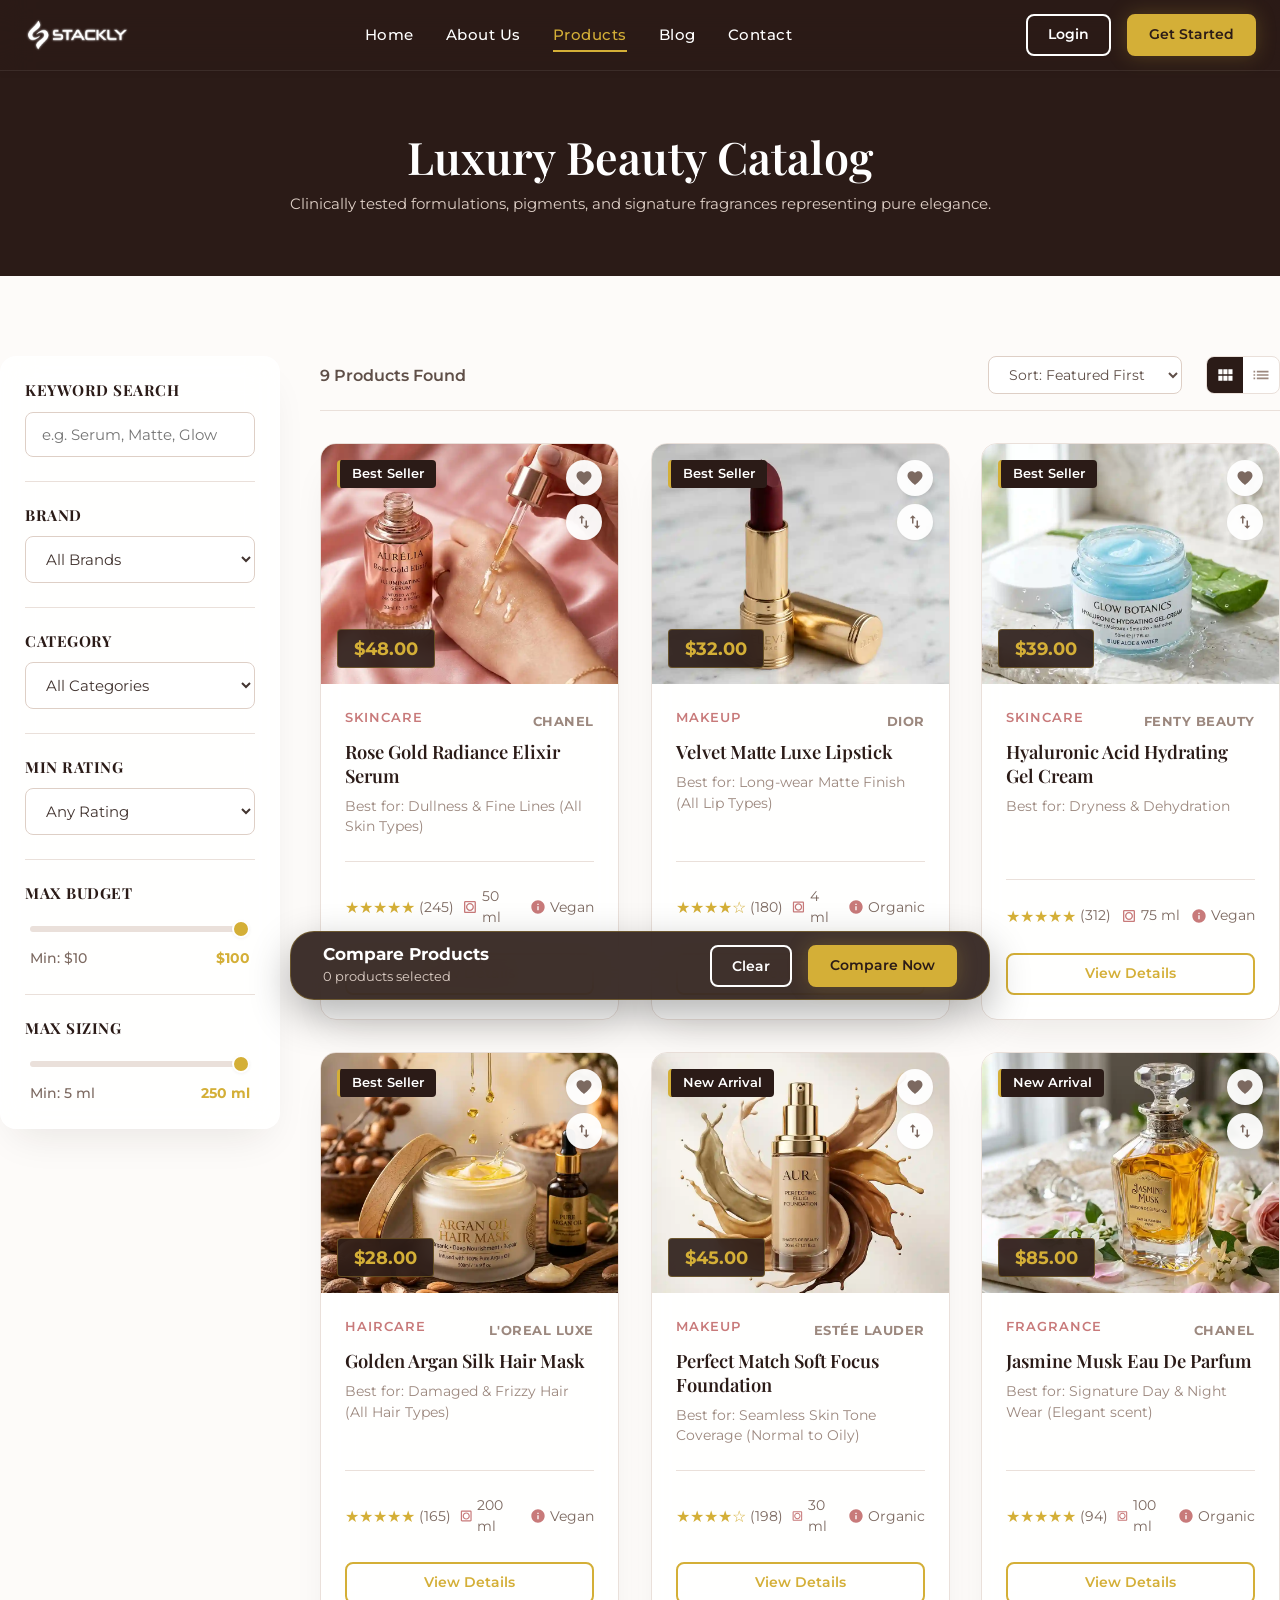
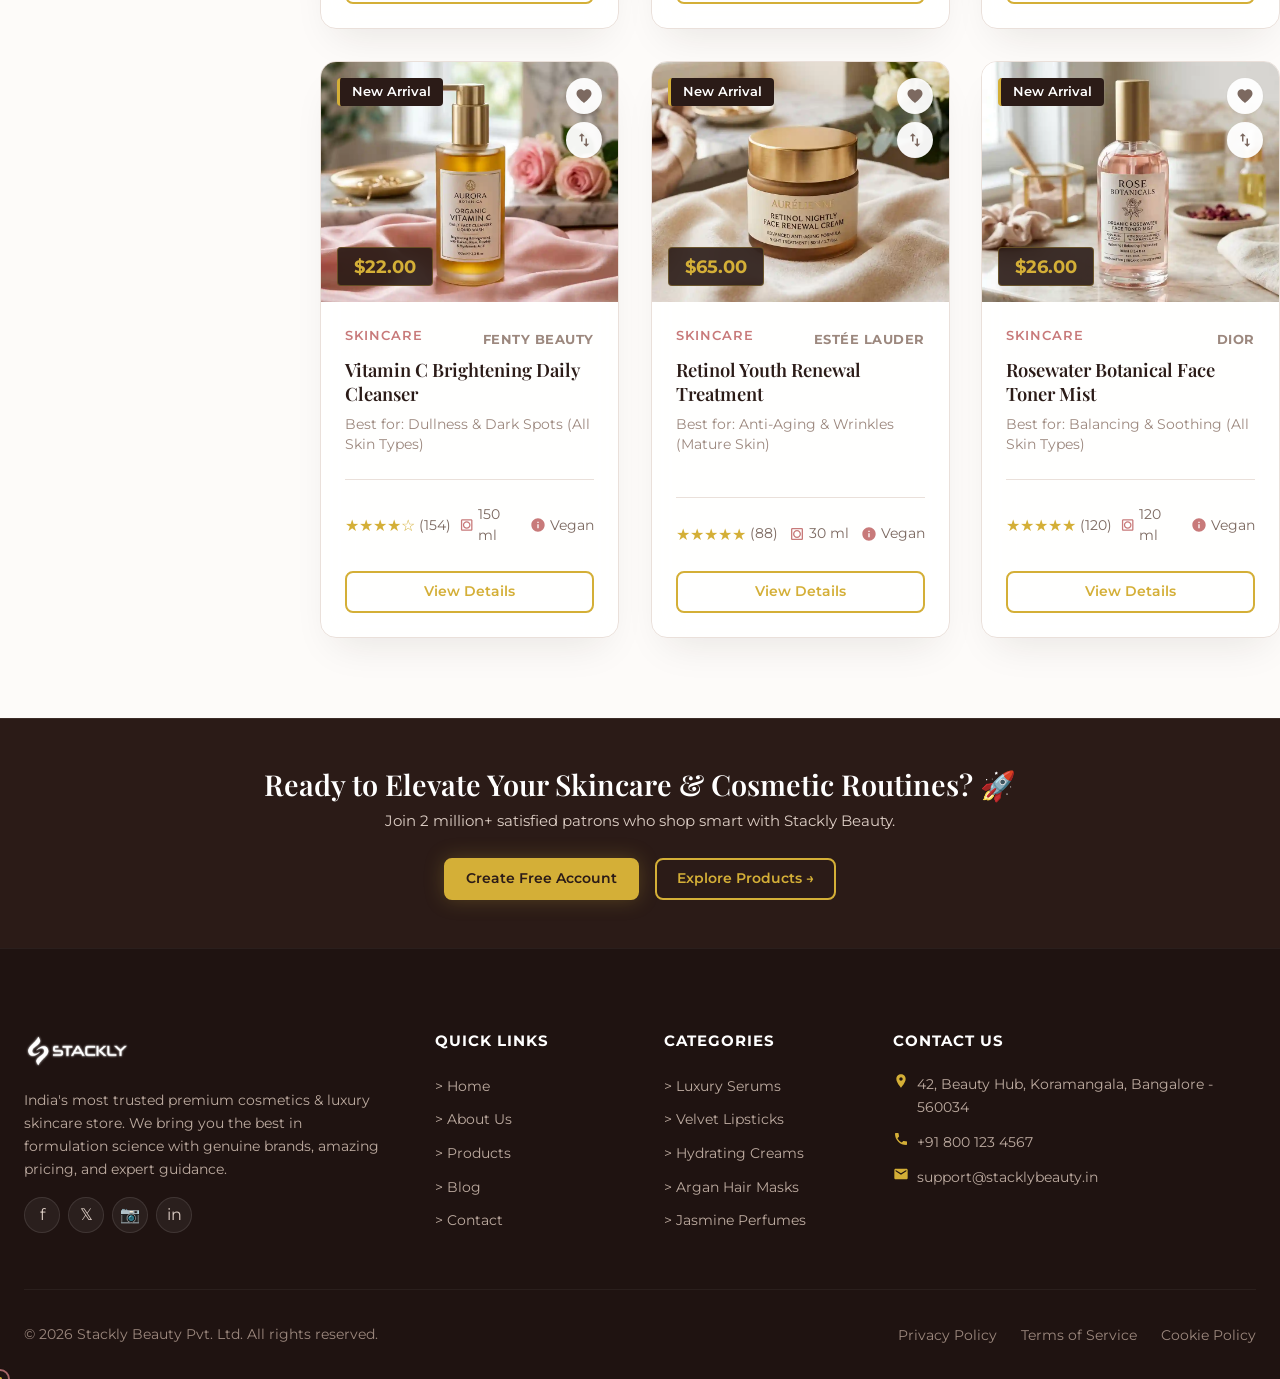
<file: products.html>
<!DOCTYPE html>
<html lang="en">
<head>
  <meta charset="UTF-8">
  <meta name="viewport" content="width=device-width, initial-scale=1.0">
  <title>Cosmetics Catalog | Stackly Beauty</title>
  <meta name="description" content="Search and filter high-end luxury cosmetics, skincare serums, lipsticks, and hydration creams with Stackly Beauty.">
  <link rel="stylesheet" href="css/main.css">
  <link rel="stylesheet" href="css/components.css">
  <link rel="stylesheet" href="css/pages/products.css">
</head>
<body>

  <!-- Scroll Progress Indicator -->
  <div class="scroll-progress-container">
    <div class="scroll-progress-bar"></div>
  </div>

  <!-- Header -->
  <header>
    <div class="container navbar">
      <a href="index.html" class="logo" aria-label="Stackly Home">
        <img class="logo-img" src="images/stackly-logo.webp" alt="Stackly Logo">
      </a>
      <button class="hamburger" aria-label="Toggle Navigation">
        <span></span>
        <span></span>
        <span></span>
      </button>
      <ul class="nav-links">
        <li><a href="index.html" class="nav-link">Home</a></li>
        <li><a href="about.html" class="nav-link">About Us</a></li>
        <li><a href="products.html" class="nav-link active">Products</a></li>
        <li><a href="blog.html" class="nav-link">Blog</a></li>
        <li><a href="contact.html" class="nav-link">Contact</a></li>
        <li class="nav-mobile-actions">
          <a href="login.html" class="btn btn-outline btn-sm btn-shimmer">Login</a>
          <a href="create-account.html" class="btn btn-secondary btn-sm btn-shimmer">Get Started</a>
        </li>
      </ul>
      <div class="nav-actions">
        <a href="login.html" class="btn btn-outline btn-sm btn-shimmer">Login</a>
        <a href="create-account.html" class="btn btn-secondary btn-sm btn-shimmer">Get Started</a>
      </div>
    </div>
  </header>

  <!-- Hero Header -->
  <div style="background-color: var(--primary); padding: 130px 0 60px; text-align: center; color: var(--white); position: relative; overflow: hidden;">
    <div class="container relative" style="z-index: 2;">
      <h1 style="color: var(--white); font-family: var(--font-serif); font-size: 2.8rem; margin-bottom: var(--spacing-xs);">Luxury Beauty Catalog</h1>
      <p style="color: var(--slate-300);">Clinically tested formulations, pigments, and signature fragrances representing pure elegance.</p>
    </div>
  </div>

  <!-- Products Main Catalog Layout -->
  <main class="container section-padding">
    <div class="properties-layout">
      <!-- Filter Sidebar Panel -->
      <aside class="glass-card filter-sidebar" id="filter-sidebar">
        <div class="filter-section">
          <h3 class="filter-title">Keyword Search</h3>
          <div class="form-group" style="margin-bottom: 0;">
            <input type="text" class="form-control" id="filter-search" placeholder="e.g. Serum, Matte, Glow">
          </div>
        </div>

        <div class="filter-section">
          <h3 class="filter-title">Brand</h3>
          <select class="form-control" id="filter-city">
            <option value="">All Brands</option>
            <option value="Chanel">Chanel</option>
            <option value="Dior">Dior</option>
            <option value="Fenty Beauty">Fenty Beauty</option>
            <option value="Estée Lauder">Estée Lauder</option>
            <option value="L'Oreal Luxe">L'Oreal Luxe</option>
          </select>
        </div>

        <div class="filter-section">
          <h3 class="filter-title">Category</h3>
          <select class="form-control" id="filter-type">
            <option value="">All Categories</option>
            <option value="Skincare">Skincare</option>
            <option value="Makeup">Makeup</option>
            <option value="Haircare">Haircare</option>
            <option value="Fragrance">Fragrance</option>
          </select>
        </div>

        <div class="filter-section">
          <h3 class="filter-title">Min Rating</h3>
          <select class="form-control" id="filter-beds">
            <option value="">Any Rating</option>
            <option value="3">3+ Stars</option>
            <option value="4">4+ Stars</option>
            <option value="5">5 Stars</option>
          </select>
        </div>

        <div class="filter-section">
          <h3 class="filter-title">Max Budget</h3>
          <div class="slider-container">
            <input type="range" class="range-input" id="filter-price" min="10" max="100" step="5" value="100">
            <div class="price-slider-values">
              <span>Min: $10</span>
              <span id="price-val" style="font-weight: 700; color: var(--secondary);">$100</span>
            </div>
          </div>
        </div>

        <div class="filter-section">
          <h3 class="filter-title">Max Sizing</h3>
          <div class="slider-container">
            <input type="range" class="range-input" id="filter-area" min="5" max="250" step="5" value="250">
            <div class="area-slider-values">
              <span>Min: 5 ml</span>
              <span id="area-val" style="font-weight: 700; color: var(--secondary);">250 ml</span>
            </div>
          </div>
        </div>
      </aside>

      <!-- Property Cards Grid Area -->
      <section class="catalog-content">
        <!-- Toolbar -->
        <div class="catalog-toolbar">
          <div class="catalog-results-count" id="results-count">8 Products Found</div>
          
          <div class="catalog-toolbar-actions">
            <select class="sort-select" id="sort-select" aria-label="Sort Products">
              <option value="featured">Sort: Featured First</option>
              <option value="price-asc">Price: Low to High</option>
              <option value="price-desc">Price: High to Low</option>
              <option value="rating">Rating: High to Low</option>
            </select>
            
            <div class="view-toggles">
              <button class="view-toggle-btn active" id="view-grid-btn" aria-label="Grid View">
                <svg viewBox="0 0 24 24"><path d="M4 11h5V5H4v6zm0 8h5v-6H4v6zm6 0h5v-6h-5v6zm6 0h5v-6h-5v6zm-6-8h5V5h-5v6zm6-6v6h5V5h-5z"/></svg>
              </button>
              <button class="view-toggle-btn" id="view-list-btn" aria-label="List View">
                <svg viewBox="0 0 24 24"><path d="M3 13h2v-2H3v2zm0 4h2v-2H3v2zm0-8h2V7H3v2zm4 4h14v-2H7v2zm0 4h14v-2H7v2zm0-8h14V7H7v2z"/></svg>
              </button>
            </div>
          </div>
        </div>

        <!-- Hydrated properties grid wrapper -->
        <div class="properties-catalog-grid" id="properties-catalog-grid">
          <!-- JS generates product cards or shimmers -->
        </div>
      </section>
    </div>
  </main>

  <!-- Floating Compare Bottom Action Bar -->
  <div class="compare-bar" id="compare-bar">
    <div class="compare-bar-info">
      <h4>Compare Products</h4>
      <p id="compare-count">0 products selected</p>
    </div>
    <div class="compare-bar-actions">
      <button class="btn btn-outline btn-sm" id="compare-clear-btn">Clear</button>
      <a href="user-dashboard.html" class="btn btn-secondary btn-sm btn-shimmer">Compare Now</a>
    </div>
  </div>

  <!-- Footer Upgrade Banner -->
  <section class="cta-banner-section" style="background-color: var(--primary); color: #FFFFFF; padding: var(--spacing-xl) 0; text-align: center; border-top: 1px solid rgba(255,255,255,0.08);">
    <div class="container">
      <h2 style="color: #FFFFFF; font-family: var(--font-serif); font-size: 1.8rem; margin-bottom: 0.5rem;">Ready to Elevate Your Skincare & Cosmetic Routines? 🚀</h2>
      <p style="color: var(--slate-300); margin-bottom: 1.5rem; font-size: 0.95rem;">Join 2 million+ satisfied patrons who shop smart with Stackly Beauty.</p>
      <div class="cta-btn-group" style="display: flex; justify-content: center; gap: 1rem; flex-wrap: wrap;">
        <a href="create-account.html" class="btn btn-secondary btn-sm">Create Free Account</a>
        <a href="products.html" class="btn btn-outline btn-sm" style="border-color: var(--secondary); color: var(--secondary);">Explore Products &rarr;</a>
      </div>
    </div>
  </section>

  <!-- Global Footer -->
  <footer class="custom-footer" style="background-color: var(--bg-dark); color: var(--slate-300); padding: var(--spacing-xxl) 0 var(--spacing-lg); border-top: 1px solid rgba(255,255,255,0.05);">
    <div class="container">
      <div class="custom-footer-grid" style="display: grid; grid-template-columns: 2fr 1fr 1fr 2fr; gap: var(--spacing-xl);">
        <div>
          <a href="index.html" class="logo" style="display: inline-flex; align-items: center; gap: 0.5rem; font-weight: 800; font-size: 1.4rem; color: #FFFFFF; margin-bottom: 1rem; text-decoration: none;" aria-label="Stackly Home">
            <img class="logo-img" src="images/stackly-logo.webp" alt="Stackly Logo">
          </a>
          <p style="font-size: 0.9rem; line-height: 1.6; color: var(--slate-400); margin-bottom: 1rem;">India's most trusted premium cosmetics & luxury skincare store. We bring you the best in formulation science with genuine brands, amazing pricing, and expert guidance.</p>
          <div class="footer-social-boxes" style="display: flex; gap: 0.5rem;">
            <a href="404.html" class="footer-social-btn" aria-label="Facebook">f</a>
            <a href="404.html" class="footer-social-btn" aria-label="Twitter">𝕏</a>
            <a href="404.html" class="footer-social-btn" aria-label="Instagram">📷</a>
            <a href="404.html" class="footer-social-btn" aria-label="LinkedIn">in</a>
          </div>
        </div>

        <div>
          <div class="footer-col-title" style="color: #FFFFFF; font-weight: 700; font-size: 0.95rem; letter-spacing: 1px; margin-bottom: 1.25rem;">QUICK LINKS</div>
          <ul class="footer-links-list" style="list-style: none; padding: 0;">
            <li style="margin-bottom: 0.5rem;"><a href="index.html" style="color: var(--slate-400); font-size: 0.9rem;">&gt; Home</a></li>
            <li style="margin-bottom: 0.5rem;"><a href="about.html" style="color: var(--slate-400); font-size: 0.9rem;">&gt; About Us</a></li>
            <li style="margin-bottom: 0.5rem;"><a href="products.html" style="color: var(--slate-400); font-size: 0.9rem;">&gt; Products</a></li>
            <li style="margin-bottom: 0.5rem;"><a href="blog.html" style="color: var(--slate-400); font-size: 0.9rem;">&gt; Blog</a></li>
            <li style="margin-bottom: 0.5rem;"><a href="contact.html" style="color: var(--slate-400); font-size: 0.9rem;">&gt; Contact</a></li>
          </ul>
        </div>

        <div>
          <div class="footer-col-title" style="color: #FFFFFF; font-weight: 700; font-size: 0.95rem; letter-spacing: 1px; margin-bottom: 1.25rem;">CATEGORIES</div>
          <ul class="footer-links-list" style="list-style: none; padding: 0;">
            <li style="margin-bottom: 0.5rem;"><a href="404.html" style="color: var(--slate-400); font-size: 0.9rem;">&gt; Luxury Serums</a></li>
            <li style="margin-bottom: 0.5rem;"><a href="404.html" style="color: var(--slate-400); font-size: 0.9rem;">&gt; Velvet Lipsticks</a></li>
            <li style="margin-bottom: 0.5rem;"><a href="404.html" style="color: var(--slate-400); font-size: 0.9rem;">&gt; Hydrating Creams</a></li>
            <li style="margin-bottom: 0.5rem;"><a href="404.html" style="color: var(--slate-400); font-size: 0.9rem;">&gt; Argan Hair Masks</a></li>
            <li style="margin-bottom: 0.5rem;"><a href="404.html" style="color: var(--slate-400); font-size: 0.9rem;">&gt; Jasmine Perfumes</a></li>
          </ul>
        </div>

        <div>
          <div class="footer-col-title" style="color: #FFFFFF; font-weight: 700; font-size: 0.95rem; letter-spacing: 1px; margin-bottom: 1.25rem;">CONTACT US</div>
          <div class="footer-contact-row" style="display: flex; align-items: flex-start; gap: 0.5rem; margin-bottom: 0.75rem; font-size: 0.9rem; color: var(--slate-400);">
            <svg viewBox="0 0 24 24" style="width: 16px; height: 16px; fill: var(--secondary); flex-shrink:0;"><path d="M12 2C8.13 2 5 5.13 5 9c0 5.25 7 13 7 13s7-7.75 7-13c0-3.87-3.13-7-7-7zm0 9.5c-1.38 0-2.5-1.12-2.5-2.5s1.12-2.5 2.5-2.5 2.5 1.12 2.5 2.5-1.12 2.5-2.5 2.5z"/></svg>
            <span>42, Beauty Hub, Koramangala, Bangalore - 560034</span>
          </div>
          <div class="footer-contact-row" style="display: flex; align-items: flex-start; gap: 0.5rem; margin-bottom: 0.75rem; font-size: 0.9rem; color: var(--slate-400);">
            <svg viewBox="0 0 24 24" style="width: 16px; height: 16px; fill: var(--secondary); flex-shrink:0;"><path d="M6.62 10.79c1.44 2.83 3.76 5.14 6.59 6.59l2.2-2.2c.27-.27.67-.36 1.02-.24 1.12.37 2.33.57 3.57.57.55 0 1 .45 1 1V20c0 .55-.45 1-1 1-9.39 0-17-7.61-17-17 0-.55.45-1 1-1h3.5c.55 0 1 .45 1 1 0 1.25.2 2.45.57 3.57.11.35.03.74-.25 1.02l-2.2 2.2z"/></svg>
            <span>+91 800 123 4567</span>
          </div>
          <div class="footer-contact-row" style="display: flex; align-items: flex-start; gap: 0.5rem; margin-bottom: 0.75rem; font-size: 0.9rem; color: var(--slate-400);">
            <svg viewBox="0 0 24 24" style="width: 16px; height: 16px; fill: var(--secondary); flex-shrink:0;"><path d="M20 4H4c-1.1 0-1.99.9-1.99 2L2 18c0 1.1.9 2 2 2h16c1.1 0 2-.9 2-2V6c0-1.1-.9-2-2-2zm0 4l-8 5-8-5V6l8 5 8-5v2z"/></svg>
            <span>support@stacklybeauty.in</span>
          </div>
        </div>
      </div>

      <div class="footer-bottom-bar" style="border-top: 1px solid rgba(255,255,255,0.05); padding-top: var(--spacing-lg); margin-top: var(--spacing-xl); display: flex; justify-content: space-between; align-items: center; flex-wrap: wrap; gap: 1rem;">
        <p style="font-size: 0.85rem; color: var(--slate-500);">&copy; 2026 Stackly Beauty Pvt. Ltd. All rights reserved.</p>
        <ul class="footer-bottom-links" style="display: flex; gap: 1.5rem; list-style: none; padding: 0;">
          <li><a href="404.html" style="font-size: 0.85rem; color: var(--slate-500);">Privacy Policy</a></li>
          <li><a href="404.html" style="font-size: 0.85rem; color: var(--slate-500);">Terms of Service</a></li>
          <li><a href="404.html" style="font-size: 0.85rem; color: var(--slate-500);">Cookie Policy</a></li>
        </ul>
      </div>
    </div>
  </footer>

  <!-- Scripts -->
  <script src="js/data.js"></script>
  <script src="js/main.js"></script>
  <script src="js/pages/products.js"></script>
</body>
</html>
</file>
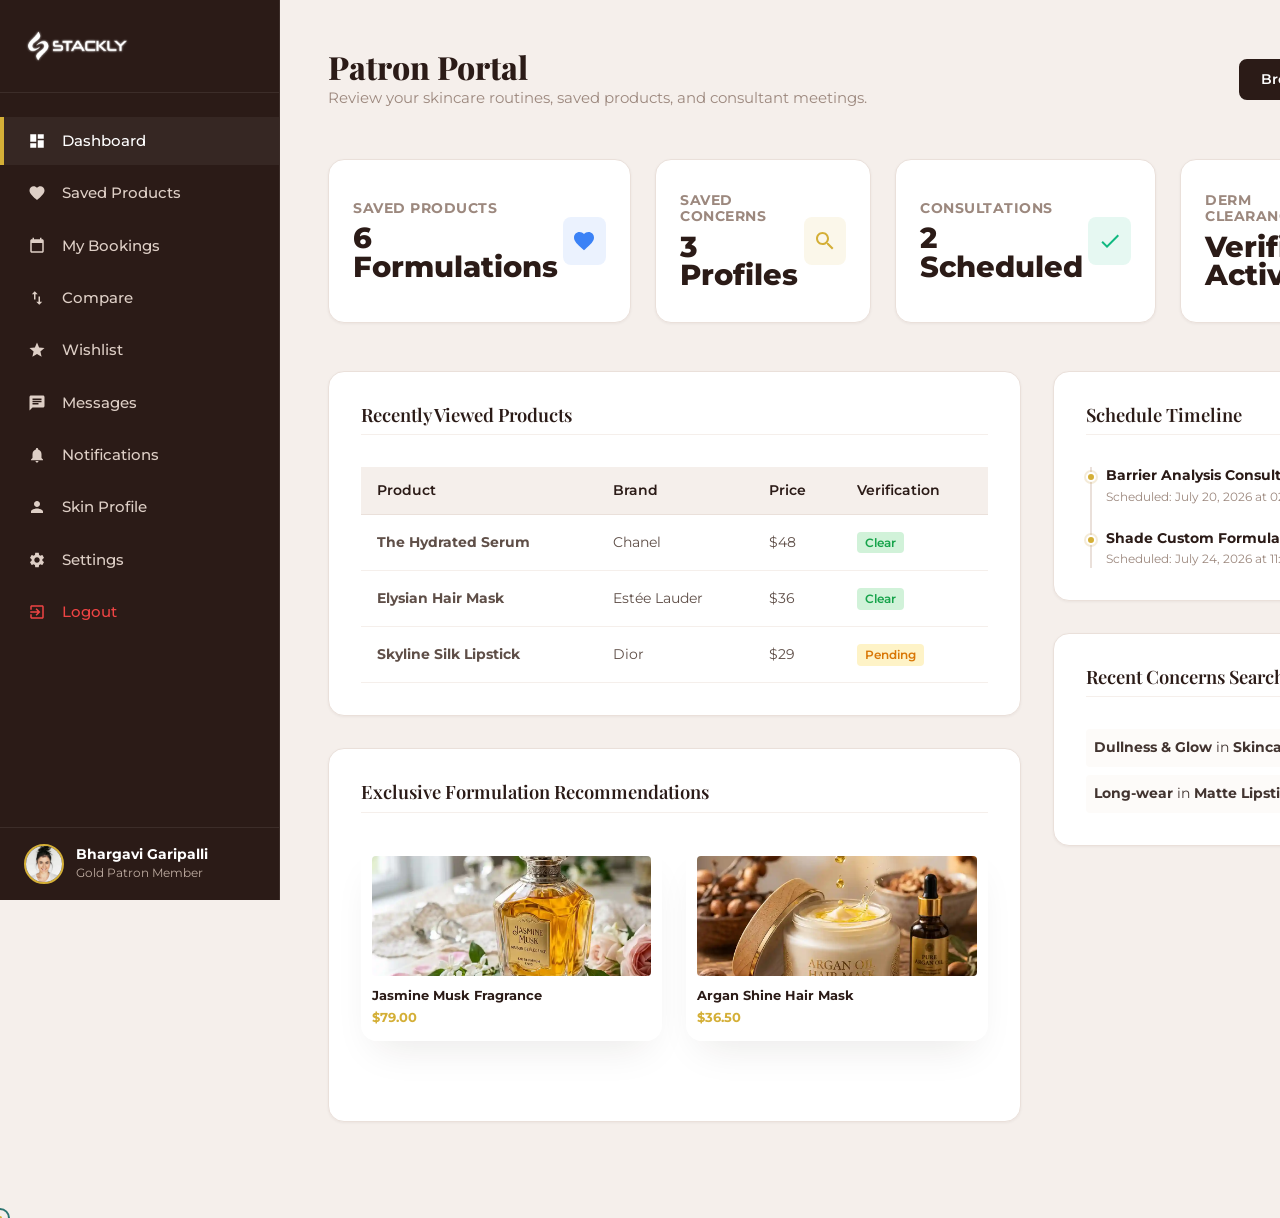
<file: user-dashboard.html>
<!DOCTYPE html>
<html lang="en">
<head>
  <meta charset="UTF-8">
  <meta name="viewport" content="width=device-width, initial-scale=1.0">
  <title>User Dashboard | Stackly Beauty</title>
  <meta name="description" content="View saved products, skincare consult schedules, and routine comparison tables.">
  <link rel="stylesheet" href="css/main.css">
  <link rel="stylesheet" href="css/components.css">
  <link rel="stylesheet" href="css/pages/dashboards.css">
</head>
<body>

  <div class="dashboard-container">
    <!-- Mobile top header bar -->
    <div class="dashboard-mobile-bar">
      <a href="index.html" class="logo" aria-label="Stackly Home">
        <img class="logo-img" src="images/stackly-logo.webp" alt="Stackly Logo">
      </a>
      <button class="sidebar-toggle-btn" aria-label="Toggle Dashboard Menu">
        <svg viewBox="0 0 24 24"><path d="M3 18h18v-2H3v2zm0-5h18v-2H3v2zm0-7v2h18V6H3z"/></svg>
      </button>
    </div>

    <!-- Sidebar Layout panel -->
    <aside class="dashboard-sidebar">
      <div class="sidebar-header">
        <a href="index.html" class="logo" aria-label="Stackly Home">
          <img class="logo-img" src="images/stackly-logo.webp" alt="Stackly Logo">
        </a>
      </div>

      <ul class="sidebar-menu">
        <li class="sidebar-item">
          <a href="#" data-tab="user-tab-dashboard" class="sidebar-link active">
            <svg viewBox="0 0 24 24" style="width:18px;height:18px;fill:currentColor;"><path d="M3 13h8V3H3v10zm0 8h8v-6H3v6zm10 0h8V11h-8v10zm0-18v6h8V3h-8z"/></svg>
            Dashboard
          </a>
        </li>
        <li class="sidebar-item"><a href="#" data-tab="user-tab-saved" class="sidebar-link"><svg viewBox="0 0 24 24" style="width:18px;height:18px;fill:currentColor;"><path d="M12 21.35l-1.45-1.32C5.4 15.36 2 12.28 2 8.5 2 5.42 4.42 3 7.5 3c1.74 0 3.41.81 4.5 2.09C13.09 3.81 14.76 3 16.5 3 19.58 3 22 5.42 22 8.5c0 3.78-3.4 6.86-8.55 11.54L12 21.35z"/></svg> Saved Products</a></li>
        <li class="sidebar-item"><a href="#" data-tab="user-tab-bookings" class="sidebar-link"><svg viewBox="0 0 24 24" style="width:18px;height:18px;fill:currentColor;"><path d="M19 3h-1V1h-2v2H8V1H6v2H5c-1.11 0-1.99.9-1.99 2L3 19c0 1.1.89 2 2 2h14c1.1 0 2-.9 2-2V5c0-1.1-.9-2-2-2zm0 16H5V8h14v11z"/></svg> My Bookings</a></li>
        <li class="sidebar-item"><a href="#" data-tab="user-tab-compare" class="sidebar-link"><svg viewBox="0 0 24 24" style="width:18px;height:18px;fill:currentColor;"><path d="M16 17.01V10h-2v7.01h-3L15 21l4-3.99h-3zM9 3L5 6.99h3V14h2V6.99h3L9 3z"/></svg> Compare</a></li>
        <li class="sidebar-item"><a href="#" data-tab="user-tab-wishlist" class="sidebar-link"><svg viewBox="0 0 24 24" style="width:18px;height:18px;fill:currentColor;"><path d="M12 17.27L18.18 21l-1.64-7.03L22 9.24l-7.19-.61L12 2 9.19 8.63 2 9.24l5.46 4.73L5.82 21z"/></svg> Wishlist</a></li>
        <li class="sidebar-item"><a href="#" data-tab="user-tab-messages" class="sidebar-link"><svg viewBox="0 0 24 24" style="width:18px;height:18px;fill:currentColor;"><path d="M20 2H4c-1.1 0-1.99.9-1.99 2L2 22l4-4h14c1.1 0 2-.9 2-2V4c0-1.1-.9-2-2-2zM6 9h12v2H6V9zm8 5H6v-2h8v2zm4-6H6V6h12v2z"/></svg> Messages</a></li>
        <li class="sidebar-item"><a href="#" data-tab="user-tab-notifications" class="sidebar-link"><svg viewBox="0 0 24 24" style="width:18px;height:18px;fill:currentColor;"><path d="M12 22c1.1 0 2-.9 2-2h-4c0 1.1.89 2 2 2zm6-6v-5c0-3.07-1.64-5.64-4.5-6.32V4c0-.83-.67-1.5-1.5-1.5s-1.5.67-1.5 1.5v.68C7.63 5.36 6 7.92 6 11v5l-2 2v1h16v-1l-2-2z"/></svg> Notifications</a></li>
        <li class="sidebar-item"><a href="#" data-tab="user-tab-profile" class="sidebar-link"><svg viewBox="0 0 24 24" style="width:18px;height:18px;fill:currentColor;"><path d="M12 12c2.21 0 4-1.79 4-4s-1.79-4-4-4-4 1.79-4 4 1.79 4 4 4zm0 2c-2.67 0-8 1.34-8 4v2h16v-2c0-2.66-5.33-4-8-4z"/></svg> Skin Profile</a></li>
        <li class="sidebar-item"><a href="#" data-tab="user-tab-settings" class="sidebar-link"><svg viewBox="0 0 24 24" style="width:18px;height:18px;fill:currentColor;"><path d="M19.14 12.94c.04-.3.06-.61.06-.94 0-.32-.02-.64-.07-.94l2.03-1.58c.18-.14.23-.41.12-.61l-1.92-3.32c-.12-.22-.37-.29-.59-.22l-2.39.96c-.5-.38-1.03-.7-1.62-.94l-.36-2.54c-.04-.24-.24-.41-.48-.41h-3.84c-.24 0-.43.17-.47.41l-.36 2.54c-.59.24-1.13.57-1.62.94l-2.39-.96c-.22-.08-.47 0-.59.22L2.74 8.87c-.12.21-.08.47.12.61l2.03 1.58c-.05.3-.09.63-.09.94s.02.64.07.94l-2.03 1.58c-.18.14-.23.41-.12.61l1.92 3.32c.12.22.37.29.59.22l2.39-.96c.5.38 1.03.7 1.62.94l.36 2.54c.05.24.24.41.48.41h3.84c.24 0 .44-.17.47-.41l.36-2.54c.59-.24 1.13-.56 1.62-.94l2.39.96c.22.08.47 0 .59-.22l1.92-3.32c.12-.22.07-.47-.12-.61l-2.01-1.58zM12 15.6c-1.98 0-3.6-1.62-3.6-3.6s1.62-3.6 3.6-3.6 3.6 1.62 3.6 3.6-1.62 3.6-3.6 3.6z"/></svg> Settings</a></li>
        
        <li class="sidebar-item" style="margin-top: auto;">
          <a href="login.html" class="sidebar-link" style="color: #EF4444;">
            <svg viewBox="0 0 24 24" style="width:18px;height:18px;fill: #EF4444;"><path d="M10.09 15.59L11.5 17l5-5-5-5-1.41 1.41L12.67 11H3v2h9.67l-2.58 2.59zM19 3H5c-1.11 0-2 .9-2 2v4h2V5h14v14H5v-4H3v4c0 1.1.89 2 2 2h14c1.1 0 2-.9 2-2V5c0-1.1-.9-2-2-2z"/></svg>
            Logout
          </a>
        </li>
      </ul>

      <div class="sidebar-user-badge">
        <img class="sidebar-user-avatar" src="images/experts/expert-4.webp" alt="User Profile Image">
        <div class="sidebar-user-name">
          <h5>Bhargavi Garipalli</h5>
          <p>Gold Patron Member</p>
        </div>
      </div>
    </aside>

    <!-- Main Board -->
    <main class="dashboard-main">
      <!-- PANEL 1: Dashboard Overview -->
      <div class="dashboard-tab-panel active" id="user-tab-dashboard">
        <div class="dashboard-header-row">
          <div>
            <h1>Patron Portal</h1>
            <p style="color: var(--slate-500);">Review your skincare routines, saved products, and consultant meetings.</p>
          </div>
          <div class="dashboard-actions-row">
            <a href="products.html" class="btn btn-primary btn-sm btn-shimmer">Browse Catalog</a>
          </div>
        </div>

        <!-- KPI metrics -->
        <section class="dashboard-kpis">
          <div class="kpi-card">
            <div class="kpi-details">
              <h4>Saved Products</h4>
              <p>6 Formulations</p>
            </div>
            <div class="kpi-icon-box blue" style="background: rgba(59,130,246,0.1); color: #3b82f6;">
              <svg viewBox="0 0 24 24" style="width:24px;height:24px;fill:currentColor;"><path d="M12 21.35l-1.45-1.32C5.4 15.36 2 12.28 2 8.5 2 5.42 4.42 3 7.5 3c1.74 0 3.41.81 4.5 2.09C13.09 3.81 14.76 3 16.5 3 19.58 3 22 5.42 22 8.5c0 3.78-3.4 6.86-8.55 11.54L12 21.35z"/></svg>
            </div>
          </div>

          <div class="kpi-card">
            <div class="kpi-details">
              <h4>Saved Concerns</h4>
              <p>3 Profiles</p>
            </div>
            <div class="kpi-icon-box gold" style="background: rgba(212,175,55,0.1); color: var(--secondary);">
              <svg viewBox="0 0 24 24" style="width:24px;height:24px;fill:currentColor;"><path d="M15.5 14h-.79l-.28-.27C15.41 12.59 16 11.11 16 9.5 16 5.91 13.09 3 9.5 3S3 5.91 3 9.5 5.91 16 9.5 16c1.61 0 3.09-.59 4.23-1.57l.27.28v.79l5 4.99L20.49 19l-4.99-5zm-6 0C7.01 14 5 11.99 5 9.5S7.01 5 9.5 5 14 7.01 14 9.5 11.99 14 9.5 14z"/></svg>
            </div>
          </div>

          <div class="kpi-card">
            <div class="kpi-details">
              <h4>Consultations</h4>
              <p>2 Scheduled</p>
            </div>
            <div class="kpi-icon-box green" style="background: rgba(16,185,129,0.1); color: #10b981;">
              <svg viewBox="0 0 24 24" style="width:24px;height:24px;fill:currentColor;"><path d="M9 16.17L4.83 12l-1.42 1.41L9 19 21 7l-1.41-1.41z"/></svg>
            </div>
          </div>

          <div class="kpi-card">
            <div class="kpi-details">
              <h4>Derm Clearance</h4>
              <p>Verified Active</p>
            </div>
            <div class="kpi-icon-box sky" style="background: rgba(6,182,212,0.1); color: #06b6d4;">
              <svg viewBox="0 0 24 24" style="width:24px;height:24px;fill:currentColor;"><path d="M12 2C6.48 2 2 6.48 2 12s4.48 10 10 10 10-4.48 10-10S17.52 2 12 2zm1 17h-2v-2h2v2zm2.07-7.75l-.9.92C13.45 12.9 13 13.5 13 15h-2v-.5c0-1.1.45-2.1 1.17-2.83l1.24-1.26c.37-.36.59-.86.59-1.41 0-1.1-.9-2-2-2s-2 .9-2 2H7c0-2.76 2.24-5 5-5s5 2.24 5 5c0 1.04-.42 1.99-1.07 2.75z"/></svg>
            </div>
          </div>
        </section>

        <!-- Feeds Grid -->
        <div class="grid dashboard-grid-2">
          <div style="display:flex; flex-direction:column; gap:2rem;">
            <div class="dashboard-panel-card">
              <h3>Recently Viewed Products</h3>
              <div class="dashboard-table-wrapper">
                <table class="dashboard-table">
                  <thead>
                    <tr>
                      <th>Product</th>
                      <th>Brand</th>
                      <th>Price</th>
                      <th>Verification</th>
                    </tr>
                  </thead>
                  <tbody>
                    <tr>
                      <td><strong>The Hydrated Serum</strong></td>
                      <td>Chanel</td>
                      <td>$48</td>
                      <td><span class="badge-status approved">Clear</span></td>
                    </tr>
                    <tr>
                      <td><strong>Elysian Hair Mask</strong></td>
                      <td>Estée Lauder</td>
                      <td>$36</td>
                      <td><span class="badge-status approved">Clear</span></td>
                    </tr>
                    <tr>
                      <td><strong>Skyline Silk Lipstick</strong></td>
                      <td>Dior</td>
                      <td>$29</td>
                      <td><span class="badge-status pending">Pending</span></td>
                    </tr>
                  </tbody>
                </table>
              </div>
            </div>

            <div class="dashboard-panel-card">
              <h3>Exclusive Formulation Recommendations</h3>
              <div class="dashboard-grid-2-equal" style="gap:1.5rem;">
                <div class="glass-card" style="padding:10px;">
                  <img src="images/products/perfume_11zon.webp" alt="Perfume" style="width:100%; height:120px; object-fit:cover; border-radius:4px; margin-bottom:5px;">
                  <h5 style="margin:0;">Jasmine Musk Fragrance</h5>
                  <span style="font-size:0.8rem; color:var(--secondary); font-weight:700;">$79.00</span>
                </div>
                <div class="glass-card" style="padding:10px;">
                  <img src="images/products/hairmask_11zon.webp" alt="Hair Mask" style="width:100%; height:120px; object-fit:cover; border-radius:4px; margin-bottom:5px;">
                  <h5 style="margin:0;">Argan Shine Hair Mask</h5>
                  <span style="font-size:0.8rem; color:var(--secondary); font-weight:700;">$36.50</span>
                </div>
              </div>
            </div>
          </div>

          <div style="display:flex; flex-direction:column; gap:2rem;">
            <div class="dashboard-panel-card">
              <h3>Schedule Timeline</h3>
              <div class="activity-timeline">
                <div class="timeline-event">
                  <span class="timeline-event-dot"></span>
                  <div class="timeline-event-info">
                    <h5>Barrier Analysis Consult</h5>
                    <p>Scheduled: July 20, 2026 at 02:00 PM</p>
                  </div>
                </div>

                <div class="timeline-event">
                  <span class="timeline-event-dot"></span>
                  <div class="timeline-event-info">
                    <h5>Shade Custom Formulation</h5>
                    <p>Scheduled: July 24, 2026 at 11:30 AM</p>
                  </div>
                </div>
              </div>
            </div>

            <div class="dashboard-panel-card">
              <h3>Recent Concerns Searches</h3>
              <div style="display:flex; flex-direction:column; gap:0.5rem;">
                <div style="padding:0.5rem; background:var(--slate-50); border-radius:4px; font-size:0.85rem;">
                  <strong>Dullness & Glow</strong> in <strong>Skincare</strong>
                </div>
                <div style="padding:0.5rem; background:var(--slate-50); border-radius:4px; font-size:0.85rem;">
                  <strong>Long-wear</strong> in <strong>Matte Lipsticks</strong>
                </div>
              </div>
            </div>
          </div>
        </div>
      </div>

      <!-- PANEL 2: Saved Products -->
      <div class="dashboard-tab-panel" id="user-tab-saved">
        <div class="dashboard-header-row">
          <div>
            <h1>Saved Products</h1>
            <p style="color: var(--slate-500);">Your curated portfolio of bookmarked luxury beauty formulations.</p>
          </div>
        </div>
        <div class="grid dashboard-grid-3">
          <div class="dashboard-panel-card">
            <img src="images/products/serum_11zon.webp" alt="Serum" style="width:100%; height:160px; object-fit:cover; border-radius:8px; margin-bottom:1rem;">
            <h4>The Hydrated Serum</h4>
            <p style="color:var(--secondary); font-weight:700; margin-bottom:0.5rem;">$48.00</p>
            <p style="font-size:0.85rem; color:var(--slate-500); margin-bottom:1rem;">Chanel • 50 ml • Niacinamide Actives</p>
            <a href="product-details.html?id=1" class="btn btn-outline-gold btn-sm" style="width:100%;">View Details</a>
          </div>

          <div class="dashboard-panel-card">
            <img src="images/products/lipstick_11zon.webp" alt="Lipstick" style="width:100%; height:160px; object-fit:cover; border-radius:8px; margin-bottom:1rem;">
            <h4>Silk Lip Color</h4>
            <p style="color:var(--secondary); font-weight:700; margin-bottom:0.5rem;">$29.00</p>
            <p style="font-size:0.85rem; color:var(--slate-500); margin-bottom:1rem;">Fenty Beauty • 5 ml • Longwear Shimmer</p>
            <a href="product-details.html?id=2" class="btn btn-outline-gold btn-sm" style="width:100%;">View Details</a>
          </div>

          <div class="dashboard-panel-card">
            <img src="images/products/cream_11zon.webp" alt="Cream" style="width:100%; height:160px; object-fit:cover; border-radius:8px; margin-bottom:1rem;">
            <h4>Moist Gel Cream</h4>
            <p style="color:var(--secondary); font-weight:700; margin-bottom:0.5rem;">$62.00</p>
            <p style="font-size:0.85rem; color:var(--slate-500); margin-bottom:1rem;">Dior • 100 ml • Intense Hyaluronic</p>
            <a href="product-details.html?id=6" class="btn btn-outline-gold btn-sm" style="width:100%;">View Details</a>
          </div>
        </div>
      </div>

      <!-- PANEL 3: My Bookings -->
      <div class="dashboard-tab-panel" id="user-tab-bookings">
        <div class="dashboard-header-row">
          <div>
            <h1>My Scheduled Bookings</h1>
            <p style="color: var(--slate-500);">Track your confirmed skin coaching sessions and digital clinical mappings.</p>
          </div>
        </div>
        <div class="dashboard-panel-card">
          <div class="dashboard-table-wrapper">
            <table class="dashboard-table">
              <thead>
                <tr>
                  <th>Booking ID</th>
                  <th>Consultation</th>
                  <th>Specialist</th>
                  <th>Date & Time</th>
                  <th>Medium</th>
                  <th>Status</th>
                </tr>
              </thead>
              <tbody>
                <tr>
                  <td>#BK-9402</td>
                  <td><strong>Skin Barrier Check</strong></td>
                  <td>Dr. Evelyn Ross</td>
                  <td>July 22, 2026 • 02:00 PM</td>
                  <td>Video Call</td>
                  <td><span class="badge-status approved">Confirmed</span></td>
                </tr>
                <tr>
                  <td>#BK-8319</td>
                  <td><strong>Shade Matching Session</strong></td>
                  <td>Aisha Sharma</td>
                  <td>July 25, 2026 • 11:30 AM</td>
                  <td>Chat Room Support</td>
                  <td><span class="badge-status pending">Pending</span></td>
                </tr>
                <tr>
                  <td>#BK-7201</td>
                  <td><strong>Anti-Wrinkle Analysis</strong></td>
                  <td>Dr. Evelyn Ross</td>
                  <td>July 10, 2026 • 04:00 PM</td>
                  <td>Video Call</td>
                  <td><span class="badge-status approved">Completed</span></td>
                </tr>
              </tbody>
            </table>
          </div>
        </div>
      </div>

      <!-- PANEL 4: Compare -->
      <div class="dashboard-tab-panel" id="user-tab-compare">
        <div class="dashboard-header-row">
          <div>
            <h1>Compare Beauty Shortlists</h1>
            <p style="color: var(--slate-500);">Side-by-side technical evaluation of your shortlisted formulations.</p>
          </div>
        </div>
        <div class="dashboard-panel-card">
          <div class="dashboard-table-wrapper">
            <table class="dashboard-table" style="text-align:center;">
              <thead>
                <tr>
                  <th style="text-align:left;">Specification</th>
                  <th>Hydrated Serum</th>
                  <th>Silk Lip Color</th>
                  <th>Moist Gel Cream</th>
                </tr>
              </thead>
              <tbody>
                <tr>
                  <td style="text-align:left;"><strong>Listed Price</strong></td>
                  <td><span style="color:var(--secondary); font-weight:700;">$48.00</span></td>
                  <td><span style="color:var(--secondary); font-weight:700;">$29.00</span></td>
                  <td><span style="color:var(--secondary); font-weight:700;">$62.00</span></td>
                </tr>
                <tr>
                  <td style="text-align:left;"><strong>Brand</strong></td>
                  <td>Chanel</td>
                  <td>Fenty Beauty</td>
                  <td>Dior</td>
                </tr>
                <tr>
                  <td style="text-align:left;"><strong>Category</strong></td>
                  <td>Skincare</td>
                  <td>Makeup</td>
                  <td>Skincare</td>
                </tr>
                <tr>
                  <td style="text-align:left;"><strong>Volume</strong></td>
                  <td>50 ml</td>
                  <td>5 ml</td>
                  <td>100 ml</td>
                </tr>
                <tr>
                  <td style="text-align:left;"><strong>Key Claims</strong></td>
                  <td>Niacinamide / Dullness</td>
                  <td>Longwear / Hydration</td>
                  <td>Squalane / Aging</td>
                </tr>
                <tr>
                  <td style="text-align:left;"><strong>Efficacy Rating</strong></td>
                  <td>★ 5.0</td>
                  <td>★ 4.0</td>
                  <td>★ 5.0</td>
                </tr>
                <tr>
                  <td style="text-align:left;"><strong>Cruelty-Free</strong></td>
                  <td><span class="badge-status approved">Yes</span></td>
                  <td><span class="badge-status approved">Yes</span></td>
                  <td><span class="badge-status approved">Yes</span></td>
                </tr>
              </tbody>
            </table>
          </div>
        </div>
      </div>

      <!-- PANEL 5: Wishlist -->
      <div class="dashboard-tab-panel" id="user-tab-wishlist">
        <div class="dashboard-header-row">
          <div>
            <h1>My Wishlist</h1>
            <p style="color: var(--slate-500);">Keep track of luxury formulations you intend to buy.</p>
          </div>
        </div>
        <div class="grid" id="dashboard-wishlist-grid">
          <div class="dashboard-panel-card wishlist-card">
            <img src="images/products/serum_11zon.webp" style="width:140px; height:100px; object-fit:cover; border-radius:6px;">
            <div style="flex-grow:1;">
              <h4>The Hydrated Serum</h4>
              <p style="color:var(--secondary); font-weight:700; margin-bottom:5px;">$48.00</p>
              <button class="btn btn-outline-gold btn-sm">Book Consult</button>
            </div>
          </div>

          <div class="dashboard-panel-card wishlist-card">
            <img src="images/products/cream_11zon.webp" style="width:140px; height:100px; object-fit:cover; border-radius:6px;">
            <div style="flex-grow:1;">
              <h4>Moist Gel Cream</h4>
              <p style="color:var(--secondary); font-weight:700; margin-bottom:5px;">$62.00</p>
              <button class="btn btn-outline-gold btn-sm">Book Consult</button>
            </div>
          </div>

          <div class="dashboard-panel-card wishlist-card">
            <img src="images/products/lipstick_11zon.webp" style="width:140px; height:100px; object-fit:cover; border-radius:6px;">
            <div style="flex-grow:1;">
              <h4>Velvet Matte Luxe Lipstick</h4>
              <p style="color:var(--secondary); font-weight:700; margin-bottom:5px;">$32.00</p>
              <button class="btn btn-outline-gold btn-sm">Book Consult</button>
            </div>
          </div>

          <div class="dashboard-panel-card wishlist-card">
            <img src="images/products/foundation_11zon.webp" style="width:140px; height:100px; object-fit:cover; border-radius:6px;">
            <div style="flex-grow:1;">
              <h4>Perfect Match Soft Focus Foundation</h4>
              <p style="color:var(--secondary); font-weight:700; margin-bottom:5px;">$45.00</p>
              <button class="btn btn-outline-gold btn-sm">Book Consult</button>
            </div>
          </div>
        </div>
      </div>

      <!-- PANEL 6: Messages -->
      <div class="dashboard-tab-panel" id="user-tab-messages">
        <div class="dashboard-header-row">
          <div>
            <h1>Advisory Messages</h1>
            <p style="color: var(--slate-500);">Direct communication channel with your assigned skin coach dermatologist advisors.</p>
          </div>
        </div>
        <div class="dashboard-panel-card dashboard-profile-grid" style="min-height:360px;">
          <!-- Left Advisor List -->
          <div style="border-right:1px solid var(--slate-100); padding-right:1rem;">
            <h4 style="margin-bottom:1rem;">Conversations</h4>
            <div style="padding:0.75rem; background:var(--slate-100); border-radius:6px; margin-bottom:0.5rem; cursor:pointer;">
              <strong>Dr. Evelyn Ross</strong>
              <p style="font-size:0.75rem; color:var(--slate-500); margin:0;">Formulation analysis chart sent...</p>
            </div>
            <div style="padding:0.75rem; background:var(--slate-50); border-radius:6px; margin-bottom:0.5rem; cursor:pointer;">
              <strong>Aisha Sharma</strong>
              <p style="font-size:0.75rem; color:var(--slate-500); margin:0;">Shade matching session scheduled...</p>
            </div>
          </div>

          <!-- Right Chat Thread -->
          <div style="display:flex; flex-direction:column; justify-content:space-between;">
            <div>
              <div style="border-bottom:1px solid var(--slate-100); padding-bottom:0.5rem; margin-bottom:1rem;">
                <h4 style="margin:0;">Dr. Evelyn Ross (Principal Esthetic Advisor)</h4>
              </div>
              <div style="display:flex; flex-direction:column; gap:1rem;">
                <div style="background:var(--slate-100); padding:0.75rem; border-radius:8px; max-width:80%;">
                  <p style="margin:0; font-size:0.85rem;">Hello Ms. Garipalli, the custom active formulation chart for dry skin concerns is cleared. Please review the attached routine chart.</p>
                  <span style="font-size:0.7rem; color:var(--slate-400);">10:14 AM</span>
                </div>
                <div style="background:var(--primary); color:var(--white); padding:0.75rem; border-radius:8px; max-width:80%; align-self:flex-end;">
                  <p style="margin:0; font-size:0.85rem;">Thank you Evelyn. I will review and let you know if I need changes in the morning routine.</p>
                  <span style="font-size:0.7rem; color:var(--slate-300);">10:20 AM</span>
                </div>
              </div>
            </div>
            
            <div style="display:flex; gap:0.5rem; margin-top:1rem;">
              <input type="text" class="form-control" placeholder="Type message..." style="flex-grow:1;">
              <button class="btn btn-primary btn-sm">Send</button>
            </div>
          </div>
        </div>
      </div>

      <!-- PANEL 7: Notifications -->
      <div class="dashboard-tab-panel" id="user-tab-notifications">
        <div class="dashboard-header-row">
          <div>
            <h1>Notifications & Alerts</h1>
            <p style="color: var(--slate-500);">Stay informed on price drops, clinical clearances, and appointment confirmations.</p>
          </div>
        </div>
        <div class="dashboard-panel-card">
          <div style="display:flex; flex-direction:column; gap:1rem;">
            <div style="padding:1rem; border-left:4px solid var(--secondary); background:var(--slate-50); border-radius:4px;">
              <h5 style="margin:0 0 4px 0;">Price Drop Alert: Moist Gel Cream</h5>
              <p style="font-size:0.85rem; color:var(--slate-600); margin:0;">Price reduced by $10 on your bookmarked Dior gel cream listing.</p>
              <span style="font-size:0.75rem; color:var(--slate-400);">2 hours ago</span>
            </div>

            <div style="padding:1rem; border-left:4px solid var(--accent); background:var(--slate-50); border-radius:4px;">
              <h5 style="margin:0 0 4px 0;">Consultation Confirmed</h5>
              <p style="font-size:0.85rem; color:var(--slate-600); margin:0;">Your video consult with Dr. Evelyn Ross is confirmed for July 22 at 02:00 PM.</p>
              <span style="font-size:0.75rem; color:var(--slate-400);">1 day ago</span>
            </div>

            <div style="padding:1rem; border-left:4px solid var(--primary); background:var(--slate-50); border-radius:4px;">
              <h5 style="margin:0 0 4px 0;">Active Ingredients Safety Certified</h5>
              <p style="font-size:0.85rem; color:var(--slate-600); margin:0;">Our formulation board has verified batch certificate #HYD-9402.</p>
              <span style="font-size:0.75rem; color:var(--slate-400);">3 days ago</span>
            </div>
          </div>
        </div>
      </div>

      <!-- PANEL 8: Profile -->
      <div class="dashboard-tab-panel" id="user-tab-profile">
        <div class="dashboard-header-row">
          <div>
            <h1>Patron Skin Profile</h1>
            <p style="color: var(--slate-500);">Manage your personal parameters and skin concern history.</p>
          </div>
        </div>
        <div class="grid dashboard-profile-grid">
          <div class="dashboard-panel-card" style="text-align:center;">
            <img src="images/experts/expert-4.webp" style="width:100px; height:100px; border-radius:50%; object-fit:cover; object-position: center 60%; border:3px solid var(--secondary); margin:0 auto 1rem;">
            <h4>Bhargavi Garipalli</h4>
            <span style="background:var(--secondary); color:var(--primary); font-size:0.75rem; font-weight:700; padding:2px 10px; border-radius:4px;">Gold Patron Member</span>
            <p style="font-size:0.85rem; color:var(--slate-500); margin-top:1rem;">Member Since: January 2026<br>Priority Skin Support Active</p>
          </div>

          <div class="dashboard-panel-card">
            <h3>Personal Information & Skin Goals</h3>
            <form>
              <div class="dashboard-grid-2-equal" style="margin-bottom:1rem; gap:1rem;">
                <div>
                  <label class="form-label">Full Name</label>
                  <input type="text" class="form-control" value="Bhargavi Garipalli">
                </div>
                <div>
                  <label class="form-label">Email Address</label>
                  <input type="email" class="form-control" value="bhargavi@example.com">
                </div>
              </div>
              <div class="dashboard-grid-2-equal" style="margin-bottom:1rem; gap:1rem;">
                <div>
                  <label class="form-label">Mobile Number</label>
                  <input type="text" class="form-control" value="+91 98765 43210">
                </div>
                <div>
                  <label class="form-label">Primary Skin Type</label>
                  <select class="form-control">
                    <option selected>Combination Skin Type</option>
                    <option>Dry Skin Type</option>
                    <option>Oily Skin Type</option>
                    <option>Sensitive Skin Type</option>
                  </select>
                </div>
              </div>
              <button type="submit" class="btn btn-primary btn-sm btn-shimmer">Save Changes</button>
            </form>
          </div>
        </div>
      </div>

      <!-- PANEL 9: Settings -->
      <div class="dashboard-tab-panel" id="user-tab-settings">
        <div class="dashboard-header-row">
          <div>
            <h1>Security & Preferences</h1>
            <p style="color: var(--slate-500);">Configure password controls and alert parameters.</p>
          </div>
        </div>
        <div class="grid dashboard-grid-2-equal">
          <div class="dashboard-panel-card">
            <h3>Password & Security</h3>
            <form>
              <div style="margin-bottom:1rem;">
                <label class="form-label">Current Password</label>
                <input type="password" class="form-control" value="••••••••">
              </div>
              <div style="margin-bottom:1rem;">
                <label class="form-label">New Password</label>
                <input type="password" class="form-control" placeholder="Minimum 8 characters">
              </div>
              <button type="submit" class="btn btn-secondary btn-sm btn-shimmer">Update Password</button>
            </form>
          </div>

          <div class="dashboard-panel-card">
            <h3>Preferences</h3>
            <div style="display:flex; flex-direction:column; gap:1rem;">
              <div style="display:flex; justify-content:space-between; align-items:center;">
                <div>
                  <strong>Email Market Briefings</strong>
                  <p style="font-size:0.75rem; color:var(--slate-500); margin:0;">Receive weekly high-yield formulation analysis updates</p>
                </div>
                <input type="checkbox" checked style="width:20px; height:20px;">
              </div>
              <div style="display:flex; justify-content:space-between; align-items:center;">
                <div>
                  <strong>SMS Price Drop Alerts</strong>
                  <p style="font-size:0.75rem; color:var(--slate-500); margin:0;">Instant notification when saved items drop in price</p>
                </div>
                <input type="checkbox" checked style="width:20px; height:20px;">
              </div>
            </div>
          </div>
        </div>
      </div>
    </main>
  </div>

  <!-- Scripts -->
  <script src="js/data.js"></script>
  <script src="js/main.js"></script>
  <script src="js/pages/dashboards.js"></script>
</body>
</html>
</file>
<file: css/main.css>
@import url('https://fonts.googleapis.com/css2?family=Montserrat:wght@300;400;500;600;700;800&family=Playfair+Display:ital,wght@0,400;0,600;0,700;1,400&display=swap');

/* --- CSS Variables & Design Tokens --- */
:root {
  /* Colors - Adapted for Luxury Beauty theme */
  --primary: #2B1B17;          /* Luxury Dark Mahogany */
  --primary-rgb: 43, 27, 23;
  --secondary: #D4AF37;        /* Elegant Muted Gold */
  --secondary-rgb: 212, 175, 55;
  --accent: #C87A7A;           /* Dusty Vintage Rose */
  --accent-rgb: 200, 122, 122;
  --highlight: #E3B3A6;        /* Soft Blush Rose Gold */
  --highlight-rgb: 227, 179, 166;
  --bg-light: #FDFBF9;         /* Alabaster Warm Cream */
  --bg-dark: #1F1311;          /* Deep Warm Cocoa */
  --white: #FFFFFF;
  
  /* Slate Scales adapted to match warm beauty undertones */
  --slate-50: #FDFBF9;
  --slate-100: #F5EFEB;
  --slate-200: #EAE0DA;
  --slate-300: #DECFC6;
  --slate-400: #BDABA0;
  --slate-500: #9C887E;
  --slate-600: #7C6960;
  --slate-700: #5F4F48;
  --slate-800: #423430;
  --slate-900: #281C19;

  /* Typography */
  --font-sans: 'Montserrat', sans-serif;
  --font-serif: 'Playfair Display', serif;

  /* Spacing */
  --spacing-xs: 0.5rem;
  --spacing-sm: 1rem;
  --spacing-md: 1.5rem;
  --spacing-lg: 2rem;
  --spacing-xl: 3rem;
  --spacing-xxl: 5rem;

  /* Borders & Shadows */
  --radius-sm: 4px;
  --radius-md: 8px;
  --radius-lg: 16px;
  --radius-xl: 24px;
  --radius-full: 9999px;
  --border-glass: 1px solid rgba(255, 255, 255, 0.4);
  --border-glass-dark: 1px solid rgba(43, 27, 23, 0.1);
  --shadow-sm: 0 1px 3px rgba(43, 27, 23, 0.05);
  --shadow-md: 0 4px 6px -1px rgba(43, 27, 23, 0.05), 0 2px 4px -1px rgba(43, 27, 23, 0.03);
  --shadow-lg: 0 10px 15px -3px rgba(43, 27, 23, 0.08), 0 4px 6px -2px rgba(43, 27, 23, 0.04);
  --shadow-premium: 0 20px 40px -15px rgba(43, 27, 23, 0.1);
  --shadow-glow: 0 0 20px rgba(212, 175, 55, 0.25);
  
  /* Transitions */
  --transition-fast: 0.2s cubic-bezier(0.4, 0, 0.2, 1);
  --transition-normal: 0.3s cubic-bezier(0.4, 0, 0.2, 1);
  --transition-slow: 0.5s cubic-bezier(0.4, 0, 0.2, 1);
  --transition-bounce: 0.5s cubic-bezier(0.175, 0.885, 0.32, 1.275);
}

/* --- Resets & Global Styles --- */
*, *::before, *::after {
  box-sizing: border-box;
  margin: 0;
  padding: 0;
}

html {
  font-size: 16px;
  scroll-behavior: smooth;
  -webkit-font-smoothing: antialiased;
  -moz-osx-font-smoothing: grayscale;
  overflow-x: hidden;
  width: 100%;
  max-width: 100%;
}

body {
  font-family: var(--font-sans);
  background-color: var(--bg-light);
  color: var(--slate-800);
  line-height: 1.6;
  overflow-x: hidden;
  width: 100%;
  max-width: 100%;
  min-height: 100vh;
}

/* Custom Scrollbar - Warm Brown/Gold Palette */
::-webkit-scrollbar {
  width: 10px;
}
::-webkit-scrollbar-track {
  background: var(--slate-100);
}
::-webkit-scrollbar-thumb {
  background: var(--primary);
  border-radius: var(--radius-full);
  border: 2px solid var(--slate-100);
}
::-webkit-scrollbar-thumb:hover {
  background: var(--secondary);
}

/* Typography Fluid Resizing */
h1, h2, h3, h4, h5, h6 {
  font-family: var(--font-sans);
  color: var(--primary);
  font-weight: 700;
  line-height: 1.2;
}

h1 { 
  font-size: clamp(2.25rem, 5vw, 4rem); 
  font-family: var(--font-serif);
  font-weight: 600;
}
h2 { 
  font-size: clamp(1.75rem, 4vw, 2.5rem); 
  font-family: var(--font-serif); 
  font-weight: 600; 
}
h3 { 
  font-size: clamp(1.25rem, 3vw, 1.75rem); 
  font-family: var(--font-serif);
  font-weight: 600;
}
h4 { 
  font-size: 1.25rem; 
  font-family: var(--font-sans);
}
p { 
  font-size: clamp(0.95rem, 1.2vw, 1.1rem); 
  color: var(--slate-600); 
}
a { 
  text-decoration: none; 
  color: inherit; 
  transition: var(--transition-fast); 
}

/* --- Common Layout Helpers --- */
.container {
  width: 100%;
  max-width: 1280px;
  margin: 0 auto;
  padding: 0 var(--spacing-md);
}

.section-padding {
  padding: var(--spacing-xxl) 0;
}

.text-center { text-align: center; }
.flex { display: flex; }
.grid { display: grid; }
.relative { position: relative; }
.overflow-hidden { overflow: hidden; }

/* Custom Cursor (Luxury Beauty Micro-interaction) */
.custom-cursor {
  width: 20px;
  height: 20px;
  border: 2px solid var(--accent);
  border-radius: 50%;
  position: fixed;
  transform: translate(-50%, -50%);
  pointer-events: none;
  z-index: 9999;
  transition: width 0.2s, height 0.2s, background-color 0.2s;
  mix-blend-mode: difference;
}
.custom-cursor-dot {
  width: 4px;
  height: 4px;
  background-color: var(--secondary);
  border-radius: 50%;
  position: fixed;
  transform: translate(-50%, -50%);
  pointer-events: none;
  z-index: 9999;
}
.custom-cursor.hovered {
  width: 44px;
  height: 44px;
  background-color: rgba(200, 122, 122, 0.15);
  border-color: var(--secondary);
}

/* Glassmorphism Styles */
.glass-card {
  background: rgba(255, 255, 255, 0.85);
  backdrop-filter: blur(16px);
  -webkit-backdrop-filter: blur(16px);
  border: var(--border-glass);
  box-shadow: var(--shadow-premium);
  border-radius: var(--radius-lg);
  transition: var(--transition-normal);
}
.glass-card-dark {
  background: rgba(43, 27, 23, 0.9);
  backdrop-filter: blur(20px);
  -webkit-backdrop-filter: blur(20px);
  border: 1px solid rgba(255, 255, 255, 0.08);
  box-shadow: var(--shadow-premium);
  border-radius: var(--radius-lg);
  color: var(--white);
}

/* Scroll Progress Bar */
.scroll-progress-container {
  position: fixed;
  top: 0;
  left: 0;
  width: 100%;
  height: 4px;
  z-index: 1001;
  background: transparent;
}
.scroll-progress-bar {
  height: 100%;
  background: linear-gradient(90deg, var(--secondary), var(--highlight));
  width: 0%;
  transition: width 0.1s ease-out;
}

/* --- Global Navbar --- */
header {
  position: fixed;
  top: 0;
  left: 0;
  width: 100%;
  z-index: 1000;
  background: rgba(43, 27, 23, 0.98);
  backdrop-filter: blur(16px);
  -webkit-backdrop-filter: blur(16px);
  border-bottom: 1px solid rgba(255, 255, 255, 0.08);
  transition: var(--transition-normal);
  padding: 0.8rem 0;
  box-shadow: var(--shadow-md);
}
header.scrolled {
  background: rgba(43, 27, 23, 0.98);
  padding: 0.6rem 0;
}

.navbar {
  display: flex;
  justify-content: space-between;
  align-items: center;
}

.logo {
  display: flex;
  align-items: center;
  gap: 0.5rem;
  text-decoration: none;
  cursor: pointer;
}
.logo-img {
  height: 44px;
  width: auto;
  max-width: 200px;
  object-fit: contain;
  filter: brightness(0) invert(1) drop-shadow(0 0 1px rgba(255, 255, 255, 0.8));
  transition: transform var(--transition-normal);
}
.logo:hover .logo-img {
  transform: scale(1.08);
}

.nav-links {
  display: flex;
  list-style: none;
  gap: 2rem;
  align-items: center;
}
.nav-link {
  color: #FFFFFF;
  font-weight: 500;
  font-size: 0.95rem;
  position: relative;
  padding: 0.5rem 0;
  letter-spacing: 0.5px;
}
header.scrolled .nav-link {
  color: #FFFFFF;
}
.nav-link:hover, .nav-link.active {
  color: var(--secondary);
}
.nav-link::after {
  content: '';
  position: absolute;
  bottom: 0;
  left: 0;
  width: 0;
  height: 2px;
  background-color: var(--secondary);
  transition: var(--transition-normal);
}
.nav-link:hover::after, .nav-link.active::after {
  width: 100%;
}

.nav-actions {
  display: flex;
  gap: 1rem;
  align-items: center;
}

/* Hamburger Menu */
.hamburger {
  display: none;
  flex-direction: column;
  justify-content: space-between;
  width: 24px;
  height: 18px;
  background: transparent;
  border: none;
  cursor: pointer;
  z-index: 1002;
}
.hamburger span {
  display: block;
  width: 100%;
  height: 2px;
  background-color: #FFFFFF;
  transition: var(--transition-normal);
}

/* --- Section Headers --- */
.section-header {
  margin-bottom: var(--spacing-xl);
}
.section-subtitle {
  color: var(--accent);
  font-weight: 600;
  font-size: 0.85rem;
  text-transform: uppercase;
  letter-spacing: 2px;
  display: block;
  margin-bottom: 0.5rem;
}
.section-title {
  color: var(--primary);
  margin-bottom: 1rem;
  font-weight: 600;
}
.section-desc {
  max-width: 600px;
  margin: 0 auto;
  color: var(--slate-600);
}

/* --- Premium Footer --- */
footer {
  background-color: var(--bg-dark);
  color: var(--slate-300);
  padding: var(--spacing-xxl) 0 var(--spacing-lg);
  border-top: 1px solid rgba(255, 255, 255, 0.05);
}
.footer-grid {
  display: grid;
  grid-template-columns: 2fr 1fr 1fr 2fr;
  gap: var(--spacing-xl);
  margin-bottom: var(--spacing-xl);
}
.footer-logo-img {
  height: 40px;
  width: auto;
  margin-bottom: var(--spacing-md);
  filter: brightness(0) invert(1);
}
.footer-col h4 {
  color: #FFFFFF;
  margin-bottom: var(--spacing-md);
  position: relative;
  padding-bottom: 0.5rem;
  font-size: 1.1rem;
  font-family: var(--font-sans);
}
.footer-col h4::after {
  content: '';
  position: absolute;
  bottom: 0;
  left: 0;
  width: 30px;
  height: 2px;
  background-color: var(--secondary);
}
.footer-col ul {
  list-style: none;
}
.footer-col ul li {
  margin-bottom: 0.75rem;
}
.footer-col ul li a {
  color: var(--slate-400);
  transition: var(--transition-fast);
  font-size: 0.9rem;
}
.footer-col ul li a:hover {
  color: var(--secondary);
  padding-left: 5px;
}
.footer-newsletter p {
  color: var(--slate-400);
  font-size: 0.9rem;
  margin-bottom: var(--spacing-md);
}
.newsletter-form {
  display: flex;
  gap: 0.5rem;
}
.newsletter-input {
  flex-grow: 1;
  background: rgba(255, 255, 255, 0.05);
  border: 1px solid rgba(255, 255, 255, 0.1);
  padding: 0.75rem 1rem;
  border-radius: var(--radius-md);
  color: #FFFFFF;
  font-family: var(--font-sans);
  font-size: 0.9rem;
}
.newsletter-input:focus {
  outline: none;
  border-color: var(--secondary);
  background: rgba(255, 255, 255, 0.08);
}
.footer-socials {
  display: flex;
  gap: 0.75rem;
  margin-top: var(--spacing-md);
}
.footer-social-btn {
  width: 36px;
  height: 36px;
  border-radius: 50%;
  background: rgba(255, 255, 255, 0.05);
  border: 1px solid rgba(255, 255, 255, 0.1);
  display: flex;
  align-items: center;
  justify-content: center;
  color: var(--slate-300);
  transition: var(--transition-fast);
  cursor: pointer;
}
.footer-social-btn:hover {
  background-color: var(--secondary);
  color: var(--primary);
  transform: translateY(-3px);
  border-color: var(--secondary);
}
.footer-social-btn svg {
  width: 18px;
  height: 18px;
  fill: currentColor;
}
.footer-bottom {
  border-top: 1px solid rgba(255, 255, 255, 0.05);
  padding-top: var(--spacing-lg);
  display: flex;
  justify-content: space-between;
  align-items: center;
  flex-wrap: wrap;
  gap: 1rem;
}
.footer-bottom p {
  font-size: 0.85rem;
  color: var(--slate-500);
}
.footer-bottom-links {
  display: flex;
  gap: 1.5rem;
}
.footer-bottom-links a {
  font-size: 0.85rem;
  color: var(--slate-500);
}
.footer-bottom-links a:hover {
  color: var(--secondary);
}

/* --- Responsive Media Queries for Layout --- */
@media (max-width: 992px) {
  .nav-links {
    position: fixed;
    top: 0;
    right: 0;
    width: 300px;
    max-width: 100%;
    height: 100vh;
    background: var(--bg-dark);
    flex-direction: column;
    justify-content: center;
    gap: 2.5rem;
    z-index: 1001;
    transition: 0.4s cubic-bezier(0.77, 0.2, 0.05, 1.0);
    box-shadow: -10px 0 30px rgba(0,0,0,0.3);
    transform: translateX(100%);
  }
  .nav-links.active {
    transform: translateX(0);
  }
  .hamburger {
    display: flex;
  }
  .nav-actions {
    margin-right: 2rem;
  }
  .footer-grid {
    grid-template-columns: 1fr 1fr;
    gap: var(--spacing-lg);
  }
}

@media (max-width: 576px) {
  .footer-grid {
    grid-template-columns: 1fr;
  }
  .nav-actions {
    display: none; /* Hide login CTA on tiny screens */
  }
  .footer-bottom {
    flex-direction: column;
    text-align: center;
  }
}

/* Mobile responsive navigation action button fixes */
.nav-mobile-actions {
  display: none;
}

@media (max-width: 992px) {
  .nav-actions {
    display: none !important; /* Hide header actions when hamburger is active */
  }
  .nav-mobile-actions {
    display: flex;
    flex-direction: column;
    gap: 1rem;
    width: 100%;
    align-items: center;
    padding: 0 1.5rem;
    margin-top: 1rem;
  }
  .nav-mobile-actions .btn {
    width: 100%;
    text-align: center;
    justify-content: center;
  }
}

/* Footer responsive overrides */
@media (max-width: 992px) {
  .custom-footer-grid {
    grid-template-columns: 1fr 1fr !important;
  }
}
@media (max-width: 576px) {
  .custom-footer-grid {
    grid-template-columns: 1fr !important;
  }
}

/* Tiny screen responsive overrides (e.g. width <= 360px) */
@media (max-width: 360px) {
  h1 {
    font-size: 1.75rem !important;
  }
  h2, .section-title {
    font-size: 1.5rem !important;
  }
}
</file>
<file: css/components.css>
/* --- Premium Buttons --- */
.btn {
  display: inline-flex;
  align-items: center;
  justify-content: center;
  padding: 0.75rem 1.75rem;
  font-family: var(--font-sans);
  font-size: 0.95rem;
  font-weight: 600;
  border-radius: var(--radius-md);
  border: 2px solid transparent;
  cursor: pointer;
  transition: var(--transition-normal);
  position: relative;
  overflow: hidden;
  gap: 0.5rem;
  z-index: 1;
}

.btn-primary {
  background-color: var(--primary);
  color: var(--white);
  border-color: var(--primary);
}
.btn-primary:hover {
  background-color: transparent;
  color: var(--primary);
  box-shadow: var(--shadow-md);
  transform: translateY(-2px);
}

.btn-secondary {
  background-color: var(--secondary);
  color: var(--primary);
  border-color: var(--secondary);
  box-shadow: var(--shadow-glow);
}
.btn-secondary:hover {
  background-color: transparent;
  color: var(--secondary);
  transform: translateY(-2px);
  box-shadow: 0 8px 24px rgba(212, 175, 55, 0.4);
}

.btn-outline {
  background-color: transparent;
  color: var(--white);
  border-color: var(--white);
}
.btn-outline:hover {
  background-color: var(--white);
  color: var(--primary);
  transform: translateY(-2px);
}

.btn-outline-gold {
  background-color: transparent;
  color: var(--secondary);
  border-color: var(--secondary);
}
.btn-outline-gold:hover {
  background-color: var(--secondary);
  color: var(--primary);
  transform: translateY(-2px);
}

.btn-sm {
  padding: 0.5rem 1.25rem;
  font-size: 0.85rem;
}
.btn-lg {
  padding: 1rem 2.25rem;
  font-size: 1.05rem;
}

/* Button Shimmer Effect */
.btn-shimmer::before {
  content: '';
  position: absolute;
  top: 0;
  left: -100%;
  width: 50%;
  height: 100%;
  background: linear-gradient(
    90deg,
    rgba(255, 255, 255, 0) 0%,
    rgba(255, 255, 255, 0.3) 50%,
    rgba(255, 255, 255, 0) 100%
  );
  transform: skewX(-25deg);
  transition: 0.75s;
  z-index: -1;
}
.btn-shimmer:hover::before {
  left: 150%;
}

/* --- Luxury Beauty Product Card --- */
.property-card {
  overflow: hidden;
  position: relative;
  display: flex;
  flex-direction: column;
  height: 100%;
  border: 1px solid var(--slate-200);
}
.property-card:hover {
  transform: translateY(-8px);
  box-shadow: var(--shadow-premium), 0 15px 30px rgba(43, 27, 23, 0.08);
  border-color: var(--accent);
}

.property-card-img-wrapper {
  position: relative;
  width: 100%;
  height: 240px;
  overflow: hidden;
  background-color: var(--slate-100);
}
.property-card-img {
  width: 100%;
  height: 100%;
  object-fit: cover;
  transition: var(--transition-slow);
}
.property-card:hover .property-card-img {
  transform: scale(1.06);
}

.property-badge {
  position: absolute;
  top: 1rem;
  left: 1rem;
  background-color: var(--primary);
  color: var(--white);
  padding: 0.25rem 0.75rem;
  font-size: 0.8rem;
  font-weight: 600;
  border-radius: var(--radius-sm);
  border-left: 3px solid var(--secondary);
}

.property-card-actions {
  position: absolute;
  top: 1rem;
  right: 1rem;
  display: flex;
  flex-direction: column;
  gap: 0.5rem;
}
.property-action-btn {
  width: 36px;
  height: 36px;
  border-radius: 50%;
  background: rgba(255, 255, 255, 0.95);
  border: none;
  display: flex;
  align-items: center;
  justify-content: center;
  cursor: pointer;
  transition: var(--transition-normal);
  box-shadow: var(--shadow-sm);
}
.property-action-btn:hover {
  background-color: var(--white);
  transform: scale(1.1);
}
.property-action-btn svg {
  width: 18px;
  height: 18px;
  fill: var(--slate-600);
  transition: var(--transition-fast);
}
.property-action-btn.active svg {
  fill: #EF4444; /* Heart fill */
}
.property-action-btn.compare-active svg {
  fill: var(--accent); /* Compare fill */
}

.property-card-price {
  position: absolute;
  bottom: 1rem;
  left: 1rem;
  background: rgba(43, 27, 23, 0.9);
  backdrop-filter: blur(8px);
  color: var(--secondary);
  font-size: 1.15rem;
  font-weight: 700;
  padding: 0.25rem 1rem;
  border-radius: var(--radius-sm);
  border: 1px solid rgba(212, 175, 55, 0.3);
}

.property-card-content {
  padding: var(--spacing-md);
  display: flex;
  flex-direction: column;
  flex-grow: 1;
}

.property-card-tag {
  color: var(--accent);
  font-size: 0.8rem;
  font-weight: 600;
  text-transform: uppercase;
  margin-bottom: 0.5rem;
  letter-spacing: 1px;
}

.property-card-brand {
  font-size: 0.8rem;
  font-weight: 700;
  color: var(--slate-500);
  text-transform: uppercase;
  letter-spacing: 0.5px;
}

.property-card-title {
  font-size: 1.15rem;
  color: var(--primary);
  margin-bottom: 0.5rem;
  font-weight: 600;
  line-height: 1.3;
}

.property-card-address {
  font-size: 0.9rem;
  color: var(--slate-500);
  margin-bottom: var(--spacing-md);
  line-height: 1.4;
}

.property-card-features {
  display: flex;
  justify-content: space-between;
  align-items: center;
  padding-top: var(--spacing-md);
  border-top: 1px solid var(--slate-200);
  margin-top: auto;
  gap: 0.5rem;
}
.property-feature-item {
  display: flex;
  align-items: center;
  gap: 0.25rem;
  font-size: 0.85rem;
  color: var(--slate-600);
}
.property-feature-item svg {
  width: 16px;
  height: 16px;
  fill: var(--accent);
}

.stars-display {
  color: var(--secondary);
  font-size: 1rem;
}

.property-card-footer {
  margin-top: var(--spacing-md);
  display: flex;
  justify-content: center;
  align-items: center;
}
.property-card-footer .btn {
  width: 100%;
}

/* --- Premium Form Controls --- */
.form-group {
  margin-bottom: var(--spacing-md);
  position: relative;
}
.form-label {
  display: block;
  font-size: 0.9rem;
  font-weight: 600;
  color: var(--primary);
  margin-bottom: 0.5rem;
}
.form-control {
  width: 100%;
  padding: 0.75rem 1rem;
  font-family: var(--font-sans);
  font-size: 0.95rem;
  border: 1px solid var(--slate-300);
  border-radius: var(--radius-md);
  background-color: var(--white);
  transition: var(--transition-normal);
  color: var(--slate-800);
}
.form-control:focus {
  outline: none;
  border-color: var(--secondary);
  box-shadow: 0 0 0 3px rgba(212, 175, 55, 0.15);
}

/* Validation styling */
.form-control.is-valid {
  border-color: var(--accent) !important;
  box-shadow: 0 0 0 3px rgba(200, 122, 122, 0.1) !important;
}
.form-control.is-invalid {
  border-color: #EF4444 !important;
  box-shadow: 0 0 0 3px rgba(239, 68, 68, 0.1) !important;
}
.invalid-feedback {
  color: #EF4444;
  font-size: 0.8rem;
  margin-top: 0.25rem;
  display: none;
}
.form-control.is-invalid + .invalid-feedback {
  display: block;
}

/* Password Eye Toggle */
.password-wrapper {
  position: relative;
}
.password-toggle-btn {
  position: absolute;
  top: 50%;
  right: 1rem;
  transform: translateY(-50%);
  background: transparent;
  border: none;
  cursor: pointer;
  display: flex;
  align-items: center;
  justify-content: center;
}
.password-toggle-btn svg {
  width: 20px;
  height: 20px;
  fill: var(--slate-400);
}
.password-toggle-btn:hover svg {
  fill: var(--primary);
}

/* Password Strength Indicator */
.strength-meter {
  height: 4px;
  background-color: var(--slate-200);
  border-radius: var(--radius-full);
  margin-top: 0.5rem;
  overflow: hidden;
}
.strength-meter-bar {
  height: 100%;
  width: 0%;
  transition: var(--transition-normal);
}
.strength-meter-bar.weak { background-color: #EF4444; width: 33.33%; }
.strength-meter-bar.medium { background-color: var(--secondary); width: 66.66%; }
.strength-meter-bar.strong { background-color: var(--accent); width: 100%; }

/* --- FAQ Accordion --- */
.accordion-item {
  border-bottom: 1px solid var(--slate-200);
  margin-bottom: var(--spacing-sm);
  background: var(--white);
  border-radius: var(--radius-md);
  overflow: hidden;
  box-shadow: var(--shadow-sm);
}
.accordion-header {
  width: 100%;
  padding: 1.25rem;
  display: flex;
  justify-content: space-between;
  align-items: center;
  background: none;
  border: none;
  cursor: pointer;
  text-align: left;
  font-family: var(--font-sans);
  font-weight: 600;
  font-size: 1.05rem;
  color: var(--primary);
}
.accordion-icon {
  width: 18px;
  height: 18px;
  fill: var(--secondary);
  transition: var(--transition-normal);
}
.accordion-item.active .accordion-icon {
  transform: rotate(180deg);
}
.accordion-content {
  max-height: 0;
  overflow: hidden;
  transition: max-height var(--transition-normal) ease-out;
  padding: 0 1.25rem;
}
.accordion-item.active .accordion-content {
  padding: 0 1.25rem 1.25rem;
}

/* --- Skeleton Shimmer Loading --- */
.shimmer-placeholder {
  background: linear-gradient(
    90deg,
    var(--slate-100) 25%,
    var(--slate-200) 50%,
    var(--slate-100) 75%
  );
  background-size: 200% 100%;
  animation: shimmer 1.5s infinite;
}
@keyframes shimmer {
  0% { background-position: -200% 0; }
  100% { background-position: 200% 0; }
}

.shimmer-card {
  height: 380px;
  border-radius: var(--radius-lg);
  border: 1px solid var(--slate-200);
  background-color: var(--white);
  overflow: hidden;
  display: flex;
  flex-direction: column;
}
.shimmer-img {
  height: 220px;
  width: 100%;
}
.shimmer-text {
  height: 16px;
  margin: 15px;
  border-radius: var(--radius-sm);
}
.shimmer-title { width: 60%; }
.shimmer-desc { width: 85%; }
.shimmer-meta { width: 40%; margin-top: auto; }

/* --- Scroll Reveal Animations --- */
.reveal {
  opacity: 0;
  transition: transform 0.8s cubic-bezier(0.16, 1, 0.3, 1), opacity 0.8s ease;
  will-change: transform, opacity;
}
.reveal-up {
  transform: translateY(40px);
}
.reveal-left {
  transform: translateX(-40px);
}
.reveal-right {
  transform: translateX(40px);
}
.reveal-visible {
  opacity: 1;
  transform: translate(0) scale(1) !important;
}

/* --- Card Lift & Luxury Gold Glow Effects --- */
.property-card, .category-card, .why-card, .timeline-card, .leader-card, .award-card {
  transition: transform 0.4s cubic-bezier(0.16, 1, 0.3, 1), box-shadow 0.4s cubic-bezier(0.16, 1, 0.3, 1), border-color 0.4s ease;
}
.property-card:hover {
  transform: translateY(-8px);
  box-shadow: 0 20px 40px rgba(212, 175, 55, 0.15), 0 1px 3px rgba(43, 27, 23, 0.05) !important;
  border-color: var(--secondary) !important;
}
.category-card:hover {
  transform: translateY(-6px);
  box-shadow: 0 15px 30px rgba(212, 175, 55, 0.12) !important;
  border-color: var(--secondary) !important;
}
.why-card:hover {
  transform: translateY(-6px);
  box-shadow: 0 15px 30px rgba(212, 175, 55, 0.08) !important;
  border-color: var(--secondary) !important;
}
.leader-card:hover {
  transform: translateY(-6px);
  box-shadow: 0 15px 30px rgba(212, 175, 55, 0.08) !important;
}
.award-card:hover {
  transform: translateY(-6px);
  box-shadow: 0 15px 30px rgba(212, 175, 55, 0.08) !important;
  border-color: var(--secondary) !important;
}
</file>
<file: css/pages/home.css>
/* --- Home Page Specific Styles --- */

/* Hero Section */
.hero {
  height: 100vh;
  position: relative;
  display: flex;
  align-items: center;
  justify-content: center;
  background-color: var(--primary);
  color: var(--white);
  padding-top: 80px;
  overflow: hidden;
}

.hero-bg {
  position: absolute;
  top: 0;
  left: 0;
  width: 100%;
  height: 100%;
  background-size: cover;
  background-position: center;
  opacity: 0.35;
  z-index: 0;
  animation: kenBurnsBg 30s ease-in-out infinite alternate;
}

@keyframes kenBurnsBg {
  0% { transform: scale(1); }
  100% { transform: scale(1.12); }
}

.hero-overlay {
  position: absolute;
  top: 0;
  left: 0;
  width: 100%;
  height: 100%;
  background: radial-gradient(
    circle at center,
    rgba(212, 175, 55, 0.12) 0%,
    rgba(43, 27, 23, 0.8) 60%,
    rgba(43, 27, 23, 0.95) 100%
  );
  z-index: 1;
}

/* Skyline Line Art Background Animation */
.skyline-backdrop {
  position: absolute;
  bottom: 0;
  left: 0;
  width: 100%;
  height: 180px;
  background: url("data:image/svg+xml,%3Csvg xmlns='http://www.w3.org/2000/svg' viewBox='0 0 1200 120' preserveAspectRatio='none'%3E%3Cpath d='M0,60 C150,100 350,20 500,60 C650,100 850,20 1000,60 C1150,100 1350,20 1500,60 L1500,120 L0,120 Z' fill='rgba(212, 175, 55, 0.04)'/%3E%3C/svg%3E") repeat-x;
  background-size: 1200px 100%;
  animation: scrollSkyline 60s linear infinite;
  z-index: 2;
}

@keyframes scrollSkyline {
  0% { background-position: 0 0; }
  100% { background-position: -1200px 0; }
}

.hero-content {
  position: relative;
  z-index: 3;
  width: 100%;
  display: grid;
  grid-template-columns: 1.15fr 0.85fr;
  gap: var(--spacing-xl);
  align-items: center;
}

/* Hero Columns */
.hero-left {
  display: flex;
  flex-direction: column;
  align-items: flex-start;
  text-align: left;
}
.hero-right {
  position: relative;
  display: flex;
  justify-content: center;
  align-items: center;
  width: 100%;
  height: 480px;
}

/* Luxury Asymmetric Media Frame */
.hero-media-wrapper {
  position: relative;
  width: 320px;
  height: 420px;
  border-radius: 120px 24px 120px 24px;
  overflow: hidden;
  box-shadow: 0 30px 60px rgba(0, 0, 0, 0.4), var(--shadow-glow);
  border: 2px solid rgba(212, 175, 55, 0.3);
  animation: bounceSlow 6s ease-in-out infinite alternate;
}
.hero-media-frame {
  width: 100%;
  height: 100%;
  background-size: cover;
  background-position: center;
  background-image: url('../../images/hero-beauty_11zon.webp');
  animation: kenBurnsBg 20s ease-in-out infinite alternate;
}

/* Background Soft Glow Blobs */
.hero-blob {
  position: absolute;
  border-radius: 50%;
  filter: blur(80px);
  opacity: 0.16;
  z-index: 1;
  animation: pulseBlob 12s infinite alternate;
}
.hero-blob-1 {
  width: 250px;
  height: 250px;
  background: var(--secondary);
  top: 15%;
  right: 15%;
}
.hero-blob-2 {
  width: 300px;
  height: 300px;
  background: var(--accent);
  bottom: 15%;
  right: 5%;
  animation-delay: 3s;
}

@keyframes bounceSlow {
  0% { transform: translateY(0) rotate(0deg); }
  100% { transform: translateY(-15px) rotate(1deg); }
}
@keyframes pulseBlob {
  0% { transform: scale(1) translate(0, 0); }
  100% { transform: scale(1.25) translate(25px, -25px); }
}

.hero-subtitle {
  color: var(--secondary);
  font-size: 0.95rem;
  font-weight: 700;
  text-transform: uppercase;
  letter-spacing: 4px;
  margin-bottom: var(--spacing-sm);
  animation: fadeInUp 0.8s ease-out;
}

.hero-title {
  color: var(--white);
  font-family: var(--font-serif);
  margin-bottom: var(--spacing-md);
  max-width: 100%;
  line-height: 1.25;
  animation: fadeInUp 1s ease-out;
}

.hero-title span {
  font-style: italic;
  color: var(--secondary);
  position: relative;
  display: inline-block;
}
.hero-title span::after {
  content: '';
  position: absolute;
  bottom: 4px;
  left: 0;
  width: 100%;
  height: 4px;
  background: var(--secondary);
  opacity: 0.4;
  border-radius: 2px;
}

.hero-desc {
  color: var(--slate-300);
  max-width: 100%;
  margin-bottom: var(--spacing-lg);
  font-size: 1.05rem;
  line-height: 1.6;
  animation: fadeInUp 1.2s ease-out;
}

/* Floating Statistics Card */
.floating-stat-card {
  position: absolute;
  padding: 0.85rem 1.25rem;
  display: flex;
  align-items: center;
  gap: 0.85rem;
  animation: floatStat 5s ease-in-out infinite alternate;
  z-index: 4;
  background: rgba(43, 27, 23, 0.92) !important;
  backdrop-filter: blur(20px);
  -webkit-backdrop-filter: blur(20px);
  border: 1px solid rgba(255, 255, 255, 0.18) !important;
  box-shadow: 0 15px 35px rgba(0, 0, 0, 0.4);
  border-radius: var(--radius-lg);
}
.stat-card-1 {
  bottom: 8%;
  left: -15%;
}
.stat-card-2 {
  top: 12%;
  right: -10%;
  animation-delay: 2s;
}
.floating-stat-card svg {
  width: 22px;
  height: 22px;
  fill: var(--secondary);
  background: rgba(200, 155, 60, 0.18);
  padding: 6px;
  border-radius: 50%;
  box-sizing: content-box;
}
.floating-stat-card h4 {
  color: var(--secondary) !important;
  font-size: 1.25rem;
  font-weight: 800;
  margin: 0;
  letter-spacing: 0.5px;
}
.floating-stat-card p {
  color: #FFFFFF !important;
  font-size: 0.8rem;
  font-weight: 500;
  margin: 0;
}

@keyframes floatStat {
  0% { transform: translateY(0px) rotate(0deg); }
  100% { transform: translateY(-10px) rotate(1deg); }
}

/* Search Panel */
.search-panel {
  width: 100%;
  max-width: 600px;
  padding: var(--spacing-md);
  border-radius: var(--radius-lg);
  margin-top: var(--spacing-sm);
  animation: fadeInUp 1.4s ease-out;
}
.search-tabs {
  display: flex;
  gap: 1rem;
  margin-bottom: var(--spacing-sm);
}
.search-tab-btn {
  background: transparent;
  border: none;
  color: var(--slate-300);
  font-size: 0.9rem;
  font-weight: 600;
  cursor: pointer;
  padding: 0.35rem 0.75rem;
  border-bottom: 2px solid transparent;
  transition: var(--transition-normal);
}
.search-tab-btn.active {
  color: var(--secondary);
  border-color: var(--secondary);
}

.search-fields-grid {
  display: grid;
  grid-template-columns: repeat(2, 1fr);
  gap: 0.75rem;
  align-items: end;
}
.search-field {
  text-align: left;
}
.search-field label {
  font-size: 0.75rem;
  text-transform: uppercase;
  color: var(--slate-300);
  margin-bottom: 0.25rem;
  display: block;
}
.search-field input, .search-field select {
  width: 100%;
  padding: 0.6rem 0.75rem;
  background: rgba(255, 255, 255, 0.08);
  border: 1px solid rgba(255, 255, 255, 0.15);
  border-radius: var(--radius-md);
  color: var(--white);
  font-family: var(--font-sans);
  font-size: 0.85rem;
}
.search-field input:focus, .search-field select:focus {
  outline: none;
  border-color: var(--secondary);
  background: rgba(255, 255, 255, 0.12);
}
.search-field select option {
  background-color: var(--primary);
  color: var(--white);
}

/* Sections Common Header */
.section-header {
  margin-bottom: var(--spacing-xl);
}
.section-subtitle {
  color: var(--secondary);
  font-weight: 700;
  font-size: 0.9rem;
  text-transform: uppercase;
  letter-spacing: 2px;
  margin-bottom: var(--spacing-xs);
}
.section-title {
  margin-bottom: var(--spacing-sm);
}
.section-desc {
  max-width: 600px;
  margin: 0 auto;
}

/* Categories Grid */
.categories-grid {
  grid-template-columns: repeat(4, 1fr);
  gap: 1.5rem;
}
.category-card {
  padding: var(--spacing-lg) var(--spacing-md);
  text-align: center;
  cursor: pointer;
}
.category-card:hover {
  transform: translateY(-5px);
  border-color: var(--secondary);
  box-shadow: var(--shadow-premium), var(--shadow-glow);
}
.category-card-icon {
  width: 60px;
  height: 60px;
  border-radius: 50%;
  background: rgba(200, 155, 60, 0.1);
  display: flex;
  align-items: center;
  justify-content: center;
  margin: 0 auto var(--spacing-md);
  transition: var(--transition-normal);
}
.category-card:hover .category-card-icon {
  background-color: var(--secondary);
  transform: rotateY(180deg);
}
.category-card-icon svg {
  width: 30px;
  height: 30px;
  fill: var(--secondary);
  transition: var(--transition-normal);
}
.category-card:hover .category-card-icon svg {
  fill: var(--primary);
}
.category-card h4 {
  font-size: 1.1rem;
  margin-bottom: 0.25rem;
}
.category-card p {
  font-size: 0.85rem;
}

/* Properties Layout */
.properties-home-grid {
  grid-template-columns: repeat(3, 1fr);
  gap: 2rem;
  margin-bottom: var(--spacing-xl);
}

/* Why Choose Us Layout */
.why-grid {
  grid-template-columns: repeat(3, 1fr);
  gap: 2rem;
}
.why-card {
  padding: var(--spacing-lg);
  border-left: 4px solid var(--secondary);
}
.why-card:hover {
  border-left-color: var(--accent);
}
.why-card-num {
  font-size: 2rem;
  color: rgba(200, 155, 60, 0.2);
  font-weight: 800;
  margin-bottom: var(--spacing-xs);
}
.why-card h4 {
  margin-bottom: var(--spacing-xs);
}

/* Locations Layout */
.locations-grid {
  grid-template-columns: repeat(3, 1fr);
  gap: 1.5rem;
}
.location-card {
  height: 280px;
  position: relative;
  overflow: hidden;
  border-radius: var(--radius-lg);
  cursor: pointer;
}
.location-card-img {
  width: 100%;
  height: 100%;
  object-fit: cover;
  transition: var(--transition-slow);
}
.location-card:hover .location-card-img {
  transform: scale(1.1);
}
.location-card-overlay {
  position: absolute;
  top: 0;
  left: 0;
  width: 100%;
  height: 100%;
  background: linear-gradient(180deg, transparent 50%, rgba(43, 27, 23, 0.9) 100%);
  display: flex;
  flex-direction: column;
  justify-content: flex-end;
  padding: var(--spacing-md);
  color: var(--white);
}
.location-card h4 {
  color: var(--white);
  font-size: 1.3rem;
  margin: 0;
}
.location-card p {
  color: var(--secondary);
  font-size: 0.85rem;
  margin: 0;
}

/* Stats Layout */
.stats-banner {
  background-color: var(--primary);
  color: var(--white);
  padding: var(--spacing-xxl) 0;
  position: relative;
  overflow: hidden;
}
.stats-grid {
  grid-template-columns: repeat(5, 1fr);
  gap: 2rem;
}
.stat-item {
  text-align: center;
}
.stat-num {
  font-size: 3rem;
  font-weight: 800;
  color: var(--secondary);
  margin-bottom: var(--spacing-xs);
  display: block;
}
.stat-label {
  font-size: 0.95rem;
  color: var(--slate-300);
}

/* Testimonials Layout */
.testimonials-slider-container {
  max-width: 800px;
  margin: 0 auto;
  position: relative;
}
.testimonials-slider {
  display: flex;
  overflow: hidden;
  position: relative;
  height: 250px;
}
.testimonial-slide {
  min-width: 100%;
  opacity: 0;
  transition: opacity 0.5s ease-in-out;
  position: absolute;
  top: 0;
  left: 0;
  display: flex;
  flex-direction: column;
  align-items: center;
  text-align: center;
}
.testimonial-slide.active {
  opacity: 1;
  position: relative;
}
.testimonial-quote {
  font-family: var(--font-serif);
  font-size: 1.4rem;
  font-style: italic;
  color: var(--primary);
  margin-bottom: var(--spacing-md);
}
.testimonial-avatar {
  width: 60px;
  height: 60px;
  border-radius: 50%;
  object-fit: cover;
  border: 2px solid var(--secondary);
  margin-bottom: var(--spacing-sm);
}
.testimonial-author h4 {
  margin: 0;
  font-size: 1.1rem;
}
.testimonial-author p {
  font-size: 0.85rem;
  color: var(--slate-500);
}
.slider-dots {
  display: flex;
  justify-content: center;
  gap: 0.5rem;
  margin-top: var(--spacing-lg);
}
.slider-dot {
  width: 10px;
  height: 10px;
  border-radius: 50%;
  background-color: var(--slate-300);
  border: none;
  cursor: pointer;
  transition: var(--transition-fast);
}
.slider-dot.active {
  background-color: var(--secondary);
  transform: scale(1.2);
}

/* Newsletter Layout */
.newsletter-section {
  background-color: var(--slate-100);
}
.newsletter-card {
  max-width: 900px;
  margin: 0 auto;
  padding: var(--spacing-xxl) var(--spacing-xl);
  text-align: center;
  border: 1px solid rgba(255, 255, 255, 0.4);
}
.newsletter-card h2 {
  margin-bottom: var(--spacing-xs);
}
.newsletter-card p {
  margin-bottom: var(--spacing-lg);
}
.newsletter-form {
  max-width: 500px;
  margin: 0 auto;
  display: flex;
  gap: 0.5rem;
}
.newsletter-form input {
  flex: 1;
  padding: 0.75rem var(--spacing-sm);
  border: 1px solid var(--slate-300);
  border-radius: var(--radius-md);
  font-family: var(--font-sans);
}
.newsletter-form input:focus {
  outline: none;
  border-color: var(--secondary);
}

/* Premium CTA */
.premium-cta {
  background: linear-gradient(135deg, var(--primary) 0%, #150E0C 100%);
  color: var(--white);
  padding: var(--spacing-xxl) 0;
  position: relative;
  text-align: center;
}
.premium-cta::before {
  content: '';
  position: absolute;
  bottom: 0;
  right: 0;
  width: 400px;
  height: 400px;
  background: radial-gradient(circle, rgba(200, 155, 60, 0.04) 0%, transparent 70%);
  pointer-events: none;
}
.premium-cta-content {
  max-width: 700px;
  margin: 0 auto;
}
.premium-cta h2 {
  color: var(--white);
  font-family: var(--font-serif);
  margin-bottom: var(--spacing-sm);
}
.premium-cta p {
  color: var(--slate-300);
  margin-bottom: var(--spacing-lg);
}

/* Keyframes */
@keyframes fadeInUp {
  from {
    opacity: 0;
    transform: translateY(30px);
  }
  to {
    opacity: 1;
    transform: translateY(0);
  }
}

/* --- Responsive Media Queries (Home) --- */
@media (max-width: 992px) {
  .hero {
    height: auto;
    min-height: 100vh;
    padding-top: 120px;
    padding-bottom: var(--spacing-xxl);
  }
  .hero-content {
    grid-template-columns: 1fr;
    gap: var(--spacing-lg);
    text-align: center;
  }
  .hero-left {
    align-items: center;
    text-align: center;
  }
  .hero-right {
    height: 400px;
    margin-top: var(--spacing-md);
  }
  .hero-media-wrapper {
    width: min(280px, 90vw);
    height: auto;
    aspect-ratio: 28 / 36;
  }
  .search-fields-grid {
    grid-template-columns: 1fr 1fr;
  }
  .categories-grid {
    grid-template-columns: repeat(2, 1fr);
  }
  .properties-home-grid {
    grid-template-columns: repeat(2, 1fr);
  }
  .why-grid {
    grid-template-columns: 1fr;
  }
  .locations-grid {
    grid-template-columns: 1fr 1fr;
  }
  .stats-grid {
    grid-template-columns: repeat(3, 1fr);
    gap: 1.5rem;
  }
  .floating-stat-card {
    display: none;
  }
}

@media (max-width: 768px) {
  .search-fields-grid {
    grid-template-columns: 1fr;
  }
  .properties-home-grid {
    grid-template-columns: 1fr;
  }
  .locations-grid {
    grid-template-columns: 1fr;
  }
  .stats-grid {
    grid-template-columns: 1fr 1fr;
  }
}

@media (max-width: 480px) {
  .stats-grid {
    grid-template-columns: 1fr;
  }
  .categories-grid {
    grid-template-columns: 1fr;
  }
  .newsletter-form {
    flex-direction: column;
  }
  .search-panel {
    padding: var(--spacing-sm) !important;
  }
  .search-tab-btn {
    font-size: 0.8rem;
    padding: 0.25rem 0.5rem;
  }
}
</file>
<file: css/pages/about.css>
/* --- About Page Specific Styles --- */

/* Story Section */
.about-story-grid {
  display: grid;
  grid-template-columns: 1.2fr 1fr;
  gap: 4rem;
  align-items: center;
}
.about-story-img-wrapper {
  position: relative;
}
.about-story-img {
  width: 100%;
  border-radius: var(--radius-lg);
  box-shadow: var(--shadow-premium);
  object-fit: cover;
  height: 480px;
}
.about-story-badge {
  position: absolute;
  bottom: -20px;
  right: -20px;
  padding: 1.5rem;
  text-align: center;
  border-left: 4px solid var(--secondary);
}
.about-story-badge h3 {
  font-size: 2.2rem;
  color: var(--white);
  margin-bottom: 0.25rem;
}
.about-story-badge p {
  color: var(--slate-300);
  font-size: 0.85rem;
  margin: 0;
}

.about-story-content blockquote {
  font-family: var(--font-serif);
  font-size: 1.2rem;
  font-style: italic;
  color: var(--secondary);
  border-left: 3px solid var(--secondary);
  padding-left: 1.5rem;
  margin: var(--spacing-md) 0;
}

/* Vision & Mission Panels */
.vision-mission-grid {
  grid-template-columns: 1fr 1fr;
  gap: 2.5rem;
}
.vision-panel {
  padding: var(--spacing-xl);
}
.vision-icon {
  width: 50px;
  height: 50px;
  border-radius: var(--radius-md);
  background-color: rgba(200, 155, 60, 0.1);
  display: flex;
  align-items: center;
  justify-content: center;
  margin-bottom: var(--spacing-md);
}
.vision-icon svg {
  width: 26px;
  height: 26px;
  fill: var(--secondary);
}
.vision-panel h3 {
  margin-bottom: var(--spacing-sm);
  font-size: 1.5rem;
}

/* Chronological Journey Timeline */
.timeline-container {
  position: relative;
  max-width: 900px;
  margin: var(--spacing-xl) auto 0;
  padding: var(--spacing-md) 0;
}
.timeline-container::before {
  content: '';
  position: absolute;
  top: 0;
  bottom: 0;
  left: 50%;
  width: 2px;
  background-color: var(--slate-200);
  transform: translateX(-50%);
}

.timeline-item {
  position: relative;
  width: 50%;
  padding: var(--spacing-md) var(--spacing-xl);
  margin-bottom: var(--spacing-lg);
}
.timeline-item:nth-child(odd) {
  left: 0;
  text-align: right;
}
.timeline-item:nth-child(even) {
  left: 50%;
  text-align: left;
}

.timeline-dot {
  position: absolute;
  top: 30px;
  width: 16px;
  height: 16px;
  background-color: var(--secondary);
  border: 4px solid var(--white);
  border-radius: 50%;
  z-index: 2;
  box-shadow: var(--shadow-sm);
}
.timeline-item:nth-child(odd) .timeline-dot {
  right: -8px;
}
.timeline-item:nth-child(even) .timeline-dot {
  left: -8px;
}

.timeline-year {
  font-size: 1.5rem;
  font-weight: 800;
  color: var(--secondary);
  margin-bottom: 0.25rem;
}
.timeline-card {
  padding: var(--spacing-md);
}
.timeline-card h4 {
  margin-bottom: var(--spacing-xs);
}

/* Leadership Profile Cards */
.leaders-grid {
  grid-template-columns: repeat(3, 1fr);
  gap: 2rem;
}
.leader-card {
  overflow: hidden;
  border-radius: var(--radius-lg);
}
.leader-img-box {
  width: 100%;
  height: 340px;
  overflow: hidden;
  position: relative;
}
.leader-img {
  width: 100%;
  height: 100%;
  object-fit: cover;
  object-position: center top;
  transition: var(--transition-normal);
}
.leader-card:hover .leader-img {
  transform: scale(1.05);
}
.leader-overlay {
  position: absolute;
  top: 0;
  left: 0;
  width: 100%;
  height: 100%;
  background: rgba(43, 27, 23, 0.85);
  display: flex;
  align-items: center;
  justify-content: center;
  opacity: 0;
  transition: var(--transition-normal);
}
.leader-card:hover .leader-overlay {
  opacity: 1;
}
.leader-socials {
  display: flex;
  gap: 1rem;
}
.leader-social-link {
  width: 40px;
  height: 40px;
  border-radius: 50%;
  background-color: rgba(255, 255, 255, 0.1);
  display: flex;
  align-items: center;
  justify-content: center;
  border: 1px solid rgba(255, 255, 255, 0.2);
  transition: var(--transition-normal);
}
.leader-social-link:hover {
  background-color: var(--secondary);
  border-color: var(--secondary);
  transform: scale(1.1);
}
.leader-social-link svg {
  width: 18px;
  height: 18px;
  fill: var(--white);
}

.leader-info {
  padding: var(--spacing-md);
  text-align: center;
}
.leader-info h4 {
  font-size: 1.25rem;
  margin-bottom: 0.25rem;
}
.leader-info p {
  color: var(--secondary);
  font-size: 0.9rem;
  font-weight: 500;
  margin: 0;
}

/* Awards Achievements Grid */
.awards-grid {
  grid-template-columns: repeat(4, 1fr);
  gap: 2rem;
  margin-top: var(--spacing-xl);
}
.award-card {
  padding: var(--spacing-lg);
  text-align: center;
}
.award-icon-box {
  width: 70px;
  height: 70px;
  background-color: var(--slate-100);
  border-radius: 50%;
  display: flex;
  align-items: center;
  justify-content: center;
  margin: 0 auto var(--spacing-md);
  border: 1px solid var(--slate-200);
  transition: var(--transition-normal);
}
.award-card:hover .award-icon-box {
  background-color: var(--secondary);
  transform: translateY(-5px);
}
.award-icon-box svg {
  width: 32px;
  height: 32px;
  fill: var(--primary);
  transition: var(--transition-normal);
}
.award-card:hover .award-icon-box svg {
  fill: var(--primary);
}
.award-card h4 {
  margin-bottom: var(--spacing-xs);
  font-size: 1.1rem;
}
.award-card p {
  font-size: 0.85rem;
}

/* --- Responsive Media Queries (About) --- */
@media (max-width: 992px) {
  .about-story-grid {
    grid-template-columns: 1fr;
    gap: 3rem;
    overflow: hidden;
  }
  .about-story-badge {
    position: relative;
    right: 0;
    bottom: 0;
    margin-top: var(--spacing-md);
    display: inline-block;
    width: 100%;
  }
  .vision-mission-grid {
    grid-template-columns: 1fr;
  }
  .timeline-container {
    overflow: hidden;
  }
  .timeline-container::before {
    left: 20px;
  }
  .timeline-item {
    width: 100%;
    padding-left: 50px;
    padding-right: 0;
    box-sizing: border-box;
  }
  .timeline-item:nth-child(odd) {
    left: 0;
    text-align: left;
  }
  .timeline-item:nth-child(even) {
    left: 0;
  }
  .timeline-dot {
    left: 12px !important;
    right: auto !important;
  }
  .leaders-grid {
    grid-template-columns: 1fr 1fr;
  }
  .awards-grid {
    grid-template-columns: 1fr 1fr;
  }
}

@media (max-width: 576px) {
  .leaders-grid {
    grid-template-columns: 1fr;
  }
  .awards-grid {
    grid-template-columns: 1fr;
  }
  .about-story-img {
    height: 280px;
  }
}
</file>
<file: css/pages/dashboards.css>
/* --- User & Admin Dashboards Specific Styles --- */

.dashboard-container {
  display: flex;
  min-height: 100vh;
  background-color: var(--slate-100);
}

/* Sidebar Navigation Panel */
.dashboard-sidebar {
  width: 280px;
  background-color: var(--primary);
  color: var(--white);
  display: flex;
  flex-direction: column;
  border-right: 1px solid rgba(255, 255, 255, 0.08);
  position: fixed;
  height: 100vh;
  left: 0;
  top: 0;
  z-index: 100;
  transition: transform var(--transition-normal);
}

.sidebar-header {
  padding: 1.5rem;
  border-bottom: 1px solid rgba(255, 255, 255, 0.08);
}
.sidebar-header .logo {
  font-size: 1.3rem;
}

.sidebar-menu {
  list-style: none;
  padding: 1.5rem 0;
  flex-grow: 1;
  overflow-y: auto;
}
.sidebar-item {
  margin-bottom: 0.25rem;
}
.sidebar-link {
  display: flex;
  align-items: center;
  gap: 1rem;
  padding: 0.75rem 1.5rem;
  color: var(--slate-300);
  font-size: 0.95rem;
  font-weight: 500;
  transition: var(--transition-normal);
  border-left: 4px solid transparent;
}
.sidebar-link svg {
  width: 18px;
  height: 18px;
  fill: var(--slate-400);
  transition: var(--transition-normal);
}
.sidebar-link:hover, .sidebar-link.active {
  color: var(--white);
  background-color: rgba(255, 255, 255, 0.05);
  border-left-color: var(--secondary);
}
.sidebar-link:hover svg, .sidebar-link.active svg {
  fill: var(--secondary);
}

.sidebar-user-badge {
  padding: 1rem 1.5rem;
  border-top: 1px solid rgba(255, 255, 255, 0.08);
  display: flex;
  align-items: center;
  gap: 0.75rem;
}
.sidebar-user-avatar {
  width: 40px;
  height: 40px;
  border-radius: 50%;
  object-fit: cover;
  object-position: center 60%;
  border: 2px solid var(--secondary);
}
.sidebar-user-name h5 {
  color: var(--white);
  font-size: 0.9rem;
  margin: 0;
}
.sidebar-user-name p {
  color: var(--slate-400);
  font-size: 0.75rem;
  margin: 0;
}

/* Dashboard Main Content Area */
.dashboard-main {
  flex: 1;
  margin-left: 280px;
  padding: var(--spacing-xl);
  min-height: 100vh;
}

.dashboard-header-row {
  display: flex;
  justify-content: space-between;
  align-items: center;
  margin-bottom: var(--spacing-xl);
}
.dashboard-header-row h1 {
  font-size: 2rem;
  font-weight: 800;
}
.dashboard-actions-row {
  display: flex;
  gap: 1rem;
}

/* Dashboard KPI Card Grids */
.dashboard-kpis {
  display: grid;
  grid-template-columns: repeat(4, 1fr);
  gap: 1.5rem;
  margin-bottom: var(--spacing-xl);
}
.kpi-card {
  padding: var(--spacing-lg) var(--spacing-md);
  display: flex;
  align-items: center;
  justify-content: space-between;
  background-color: var(--white);
  border: 1px solid var(--slate-200);
  border-radius: var(--radius-lg);
  box-shadow: var(--shadow-sm);
}
.kpi-details h4 {
  font-size: 0.85rem;
  color: var(--slate-500);
  text-transform: uppercase;
  letter-spacing: 0.5px;
  margin-bottom: var(--spacing-xs);
}
.kpi-details p {
  font-size: 1.8rem;
  font-weight: 800;
  color: var(--primary);
  line-height: 1;
}
.kpi-icon-box {
  width: 48px;
  height: 48px;
  border-radius: var(--radius-md);
  display: flex;
  align-items: center;
  justify-content: center;
}
.kpi-icon-box.blue { background-color: rgba(43, 27, 23, 0.05); }
.kpi-icon-box.gold { background-color: rgba(200, 155, 60, 0.05); }
.kpi-icon-box.green { background-color: rgba(22, 163, 74, 0.05); }
.kpi-icon-box.sky { background-color: rgba(56, 189, 248, 0.05); }
.kpi-icon-box svg {
  width: 24px;
  height: 24px;
}
.kpi-icon-box.blue svg { fill: var(--primary); }
.kpi-icon-box.gold svg { fill: var(--secondary); }
.kpi-icon-box.green svg { fill: var(--accent); }
.kpi-icon-box.sky svg { fill: var(--highlight); }

/* Dashboard Grids for Charts and Feeds */
.dashboard-grid-2 {
  display: grid;
  grid-template-columns: 2fr 1fr;
  gap: 2rem;
  margin-bottom: var(--spacing-xl);
}

.dashboard-panel-card {
  background-color: var(--white);
  border: 1px solid var(--slate-200);
  border-radius: var(--radius-lg);
  padding: var(--spacing-lg);
  box-shadow: var(--shadow-sm);
}
.dashboard-panel-card h3 {
  font-size: 1.15rem;
  margin-bottom: var(--spacing-lg);
  color: var(--primary);
  border-bottom: 1px solid var(--slate-100);
  padding-bottom: 0.5rem;
}

/* SVG Custom Metrics Graph */
.chart-container {
  position: relative;
  width: 100%;
  height: 240px;
}
.chart-svg {
  width: 100%;
  height: 100%;
}
.chart-gridline {
  stroke: var(--slate-200);
  stroke-width: 1px;
}
.chart-line {
  fill: none;
  stroke: var(--secondary);
  stroke-width: 3px;
  stroke-linecap: round;
  animation: drawChartLine 2s ease-out forwards;
  stroke-dasharray: 1000;
  stroke-dashoffset: 1000;
}
.chart-area {
  fill: url(#chart-gradient);
}
.chart-dot {
  fill: var(--primary);
  stroke: var(--secondary);
  stroke-width: 2px;
}

@keyframes drawChartLine {
  to { stroke-dashoffset: 0; }
}

/* Tables in Dashboards */
.dashboard-table-wrapper {
  overflow-x: auto;
}
.dashboard-table {
  width: 100%;
  border-collapse: collapse;
  text-align: left;
  font-size: 0.9rem;
}
.dashboard-table th {
  padding: 0.75rem var(--spacing-sm);
  background-color: var(--slate-100);
  color: var(--primary);
  font-weight: 600;
  border-bottom: 1px solid var(--slate-200);
}
.dashboard-table td {
  padding: 1rem var(--spacing-sm);
  border-bottom: 1px solid var(--slate-100);
  color: var(--slate-700);
}
.dashboard-table tr:hover {
  background-color: var(--slate-50);
}

.badge-status {
  padding: 0.2rem 0.5rem;
  border-radius: var(--radius-sm);
  font-size: 0.75rem;
  font-weight: 600;
}
.badge-status.pending { background-color: #FEF3C7; color: #D97706; }
.badge-status.approved { background-color: #D1F2D9; color: #16A34A; }
.badge-status.completed { background-color: #DBEAFE; color: #2563EB; }

/* Timeline Activity feed */
.activity-timeline {
  display: flex;
  flex-direction: column;
  gap: var(--spacing-md);
  position: relative;
  padding-left: 20px;
}
.activity-timeline::before {
  content: '';
  position: absolute;
  top: 0;
  bottom: 0;
  left: 4px;
  width: 2px;
  background-color: var(--slate-200);
}
.timeline-event {
  position: relative;
}
.timeline-event-dot {
  position: absolute;
  left: -20px;
  top: 5px;
  width: 10px;
  height: 10px;
  border-radius: 50%;
  background-color: var(--secondary);
  border: 2px solid var(--white);
  box-shadow: 0 0 0 2px rgba(200, 155, 60, 0.2);
}
.timeline-event-info h5 {
  font-size: 0.9rem;
  margin-bottom: 2px;
}
.timeline-event-info p {
  font-size: 0.75rem;
  color: var(--slate-500);
  margin: 0;
}

/* Mobile responsive menu button inside dashboards */
.dashboard-mobile-bar {
  display: none;
  background-color: var(--primary);
  color: var(--white);
  padding: 1rem;
  justify-content: space-between;
  align-items: center;
  position: sticky;
  top: 0;
  z-index: 99;
}
.sidebar-toggle-btn {
  background: none;
  border: none;
  cursor: pointer;
}
.sidebar-toggle-btn svg {
  width: 24px;
  height: 24px;
  fill: var(--white);
}

/* --- Responsive Media Queries (Dashboards) --- */
@media (max-width: 1200px) {
  .dashboard-kpis {
    grid-template-columns: 1fr 1fr;
  }
}

@media (max-width: 992px) {
  .dashboard-sidebar {
    transform: translateX(-100%);
  }
  .dashboard-sidebar.active {
    transform: translateX(0);
  }
  .dashboard-mobile-bar {
    display: flex;
  }
  .dashboard-main {
    margin-left: 0;
    padding: var(--spacing-md);
  }
  .dashboard-grid-2 {
    grid-template-columns: 1fr;
  }
  .dashboard-profile-grid {
    grid-template-columns: 1fr;
  }
  .dashboard-grid-3 {
    grid-template-columns: 1fr 1fr;
  }
  .dashboard-grid-2-equal {
    grid-template-columns: 1fr;
  }
  /* Remove border right from advisor chat list when stacked */
  #user-tab-messages .dashboard-panel-card > div:first-child {
    border-right: none !important;
    border-bottom: 1px solid var(--slate-100);
    padding-bottom: 1rem;
    padding-right: 0 !important;
    margin-bottom: 1rem;
  }
}

@media (max-width: 768px) {
  #dashboard-wishlist-grid {
    grid-template-columns: 1fr;
  }
}

@media (max-width: 576px) {
  .dashboard-kpis {
    grid-template-columns: 1fr;
  }
  .dashboard-header-row {
    flex-direction: column;
    align-items: flex-start;
    gap: 1rem;
  }
  .dashboard-grid-3 {
    grid-template-columns: 1fr;
  }
  .wishlist-card {
    flex-direction: column;
    align-items: stretch;
    text-align: center;
  }
  .wishlist-card img {
    width: 100% !important;
    height: 140px !important;
  }
}

/* Dashboard Tab Switching Panels */
.dashboard-tab-panel {
  display: none;
}
.dashboard-tab-panel.active {
  display: block;
}

/* Base Dashboard Grid Helper Classes */
.dashboard-profile-grid {
  display: grid;
  grid-template-columns: 1fr 2fr;
  gap: 2rem;
  margin-bottom: var(--spacing-xl);
}
.dashboard-grid-3 {
  display: grid;
  grid-template-columns: repeat(3, 1fr);
  gap: 1.5rem;
  margin-bottom: var(--spacing-xl);
}
.dashboard-grid-2-equal {
  display: grid;
  grid-template-columns: 1fr 1fr;
  gap: 2rem;
  margin-bottom: var(--spacing-xl);
}
#dashboard-wishlist-grid {
  display: grid;
  grid-template-columns: repeat(2, 1fr);
  gap: 1.5rem;
}
.wishlist-card {
  display: flex;
  gap: 1rem;
  align-items: center;
}
</file>
<file: css/pages/agents-blog.css>
/* --- Agents & Blog Layout Styles --- */

/* Agents Page Grid */
.agents-catalog-grid {
  display: grid;
  grid-template-columns: repeat(3, 1fr);
  gap: 2rem;
}

/* Detailed Agent Card layout */
.agent-card-premium {
  overflow: hidden;
  position: relative;
  display: flex;
  flex-direction: column;
}
.agent-card-premium:hover {
  transform: translateY(-5px);
  border-color: var(--secondary);
}
.agent-card-img-box {
  width: 100%;
  height: 280px;
  overflow: hidden;
  position: relative;
}
.agent-card-img-box img {
  width: 100%;
  height: 100%;
  object-fit: cover;
  object-position: center top;
  transition: var(--transition-slow);
}
.agent-card-premium:hover .agent-card-img-box img {
  transform: scale(1.05);
}
.agent-card-rating {
  position: absolute;
  top: 1rem;
  left: 1rem;
  background: rgba(43, 27, 23, 0.85);
  backdrop-filter: blur(8px);
  color: var(--secondary);
  padding: 0.25rem 0.5rem;
  border-radius: var(--radius-sm);
  font-size: 0.8rem;
  font-weight: 600;
  display: flex;
  align-items: center;
  gap: 0.25rem;
  border: 1px solid rgba(255, 255, 255, 0.1);
}
.agent-card-rating svg {
  width: 12px;
  height: 12px;
  fill: var(--secondary);
}

.agent-card-body {
  padding: var(--spacing-md);
  display: flex;
  flex-direction: column;
  flex-grow: 1;
}
.agent-card-body h3 {
  font-size: 1.25rem;
  margin-bottom: 2px;
}
.agent-card-body .designation {
  color: var(--secondary);
  font-size: 0.85rem;
  font-weight: 600;
  margin-bottom: var(--spacing-md);
}

.agent-card-details {
  display: grid;
  grid-template-columns: repeat(3, 1fr);
  gap: 0.5rem;
  text-align: center;
  border-top: 1px solid var(--slate-200);
  border-bottom: 1px solid var(--slate-200);
  padding: 0.75rem 0;
  margin-bottom: var(--spacing-md);
}
.agent-detail-item h5 {
  font-size: 0.75rem;
  color: var(--slate-500);
  font-weight: 500;
}
.agent-detail-item p {
  font-size: 0.95rem;
  font-weight: 700;
  color: var(--primary);
  margin: 0;
}

.agent-card-footer {
  margin-top: auto;
  display: flex;
  gap: 0.5rem;
}

/* --- Blog Page Styles --- */
.blog-layout {
  display: grid;
  grid-template-columns: 1fr 300px;
  gap: 3rem;
  align-items: start;
}

.blogs-grid {
  display: grid;
  grid-template-columns: repeat(2, 1fr);
  gap: 2rem;
}

/* Luxury Blog Card */
.blog-card {
  overflow: hidden;
  height: 100%;
  display: flex;
  flex-direction: column;
}
.blog-card:hover {
  transform: translateY(-5px);
  border-color: var(--secondary);
}
.blog-card-img-box {
  width: 100%;
  height: 200px;
  overflow: hidden;
  position: relative;
}
.blog-card-img-box img {
  width: 100%;
  height: 100%;
  object-fit: cover;
  transition: var(--transition-slow);
}
.blog-card:hover .blog-card-img-box img {
  transform: scale(1.06);
}
.blog-card-category {
  position: absolute;
  bottom: 1rem;
  left: 1rem;
  background-color: var(--secondary);
  color: var(--primary);
  padding: 0.2rem 0.75rem;
  font-size: 0.75rem;
  font-weight: 700;
  border-radius: var(--radius-sm);
  text-transform: uppercase;
}

.blog-card-body {
  padding: var(--spacing-md);
  display: flex;
  flex-direction: column;
  flex-grow: 1;
}
.blog-card-meta {
  font-size: 0.8rem;
  color: var(--slate-400);
  margin-bottom: 0.5rem;
  display: flex;
  gap: 1rem;
}
.blog-card-title {
  font-size: 1.15rem;
  line-height: 1.4;
  margin-bottom: var(--spacing-sm);
  font-weight: 600;
}
.blog-card-desc {
  font-size: 0.9rem;
  color: var(--slate-600);
  margin-bottom: var(--spacing-md);
}
.blog-card-link {
  margin-top: auto;
  color: var(--secondary);
  font-weight: 600;
  font-size: 0.85rem;
  display: flex;
  align-items: center;
  gap: 0.25rem;
}
.blog-card-link svg {
  width: 14px;
  height: 14px;
  fill: var(--secondary);
  transition: var(--transition-fast);
}
.blog-card-link:hover svg {
  transform: translateX(3px);
}

/* Sidebar Search Widget */
.blog-sidebar {
  display: flex;
  flex-direction: column;
  gap: 2rem;
}
.blog-sidebar-widget {
  padding: var(--spacing-md);
}
.blog-sidebar-widget h3 {
  font-size: 1.15rem;
  margin-bottom: var(--spacing-md);
  border-left: 3px solid var(--secondary);
  padding-left: 0.5rem;
}

.blog-search-form {
  position: relative;
}
.blog-search-form input {
  width: 100%;
  padding: 0.6rem 2.5rem 0.6rem 1rem;
  border: 1px solid var(--slate-300);
  border-radius: var(--radius-md);
  font-family: var(--font-sans);
}
.blog-search-form button {
  position: absolute;
  top: 50%;
  right: 10px;
  transform: translateY(-50%);
  background: none;
  border: none;
  cursor: pointer;
}
.blog-search-form svg {
  width: 16px;
  height: 16px;
  fill: var(--slate-500);
}

/* Categories tag cloud */
.blog-categories-list {
  display: flex;
  flex-direction: column;
  gap: 0.5rem;
}
.blog-category-item {
  display: flex;
  justify-content: space-between;
  align-items: center;
  padding: 0.5rem;
  font-size: 0.9rem;
  border-radius: var(--radius-sm);
  cursor: pointer;
  transition: var(--transition-fast);
}
.blog-category-item:hover, .blog-category-item.active {
  background-color: var(--primary);
  color: var(--white);
}

/* --- Responsive Media Queries (Agents/Blogs) --- */
@media (max-width: 992px) {
  .agents-catalog-grid {
    grid-template-columns: 1fr 1fr;
  }
  .blog-layout {
    grid-template-columns: 1fr;
  }
  .blogs-grid {
    grid-template-columns: 1fr 1fr;
  }
}

@media (max-width: 576px) {
  .agents-catalog-grid {
    grid-template-columns: 1fr;
  }
  .blogs-grid {
    grid-template-columns: 1fr;
  }
}

/* Editor Spotlight Section */
.blog-spotlight {
  display: grid;
  grid-template-columns: 1.2fr 1fr;
  gap: 3rem;
  align-items: center;
  margin-bottom: var(--spacing-xxl);
}
.blog-spotlight-img-box {
  position: relative;
  height: 380px;
  overflow: hidden;
  border-radius: var(--radius-lg);
  box-shadow: var(--shadow-md);
}
.blog-spotlight-img-box img {
  width: 100%;
  height: 100%;
  object-fit: cover;
}

/* Premium Download Guides Section */
.blog-downloads-grid {
  display: grid;
  grid-template-columns: repeat(3, 1fr);
  gap: 2rem;
  margin-top: var(--spacing-lg);
}
.download-guide-card {
  padding: var(--spacing-lg);
  text-align: center;
  border: 1px solid var(--slate-200);
  background-color: var(--white);
  transition: var(--transition-slow);
}
.download-guide-card:hover {
  transform: translateY(-5px);
  border-color: var(--secondary);
}
.download-guide-card svg {
  width: 48px;
  height: 48px;
  fill: var(--primary);
  margin-bottom: var(--spacing-sm);
}

@media (max-width: 992px) {
  .blog-spotlight {
    grid-template-columns: 1fr;
    gap: 2rem;
  }
  .blog-downloads-grid {
    grid-template-columns: 1fr;
  }
}
</file>
<file: css/pages/contact.css>
/* --- Contact Page Specific Styles --- */

.contact-layout {
  display: grid;
  grid-template-columns: 1.2fr 1fr;
  gap: 4rem;
  align-items: start;
}

/* Contact Info Box */
.contact-info-panel {
  display: flex;
  flex-direction: column;
  gap: 2rem;
}
.contact-info-grid {
  display: grid;
  grid-template-columns: repeat(2, 1fr);
  gap: 2rem;
}
.contact-info-card {
  padding: var(--spacing-md);
  border-left: 3px solid var(--secondary);
}
.contact-info-card-icon {
  width: 44px;
  height: 44px;
  background-color: var(--slate-100);
  border-radius: var(--radius-md);
  display: flex;
  align-items: center;
  justify-content: center;
  margin-bottom: var(--spacing-sm);
  border: 1px solid var(--slate-200);
}
.contact-info-card-icon svg {
  width: 20px;
  height: 20px;
  fill: var(--primary);
}
.contact-info-card h4 {
  font-size: 1.05rem;
  margin-bottom: 2px;
}
.contact-info-card p {
  font-size: 0.85rem;
}

/* Business Enquiry vs General Inquiry Tabs */
.form-tab-container {
  padding: var(--spacing-lg);
}
.form-tabs {
  display: flex;
  border-bottom: 2px solid var(--slate-200);
  margin-bottom: var(--spacing-lg);
  gap: 1.5rem;
}
.form-tab-btn {
  background: none;
  border: none;
  font-family: var(--font-sans);
  font-size: 1rem;
  font-weight: 600;
  color: var(--slate-400);
  cursor: pointer;
  padding-bottom: var(--spacing-xs);
  position: relative;
}
.form-tab-btn.active {
  color: var(--primary);
}
.form-tab-btn.active::after {
  content: '';
  position: absolute;
  bottom: -2px;
  left: 0;
  width: 100%;
  height: 2px;
  background-color: var(--secondary);
}

.contact-form-pane {
  display: none;
}
.contact-form-pane.active {
  display: block;
}

/* --- Responsive Media Queries (Contact) --- */
@media (max-width: 992px) {
  .contact-layout {
    grid-template-columns: 1fr;
    gap: 3rem;
  }
}

@media (max-width: 576px) {
  .contact-info-grid {
    grid-template-columns: 1fr;
  }
}
</file>
<file: css/pages/auth.css>
/* --- Authentication Pages Specific Styles --- */

.auth-wrapper {
  min-height: 100vh;
  display: flex;
  align-items: center;
  justify-content: center;
  background-color: var(--primary);
  background-size: cover;
  background-position: center;
  position: relative;
  padding: var(--spacing-xl) var(--spacing-md);
  overflow: hidden;
}

.auth-bg-overlay {
  position: absolute;
  top: 0;
  left: 0;
  width: 100%;
  height: 100%;
  background: linear-gradient(
    135deg,
    rgba(43, 27, 23, 0.65) 0%,
    rgba(7, 17, 32, 0.55) 100%
  );
  z-index: 1;
}

.auth-card {
  width: 100%;
  max-width: 480px;
  padding: var(--spacing-xl);
  position: relative;
  z-index: 2;
  background: rgba(43, 27, 23, 0.92) !important;
  backdrop-filter: blur(24px);
  -webkit-backdrop-filter: blur(24px);
  border: 1px solid rgba(255, 255, 255, 0.18) !important;
  box-shadow: 0 25px 50px -12px rgba(0, 0, 0, 0.7);
  border-radius: var(--radius-lg);
  color: var(--white);
}

.auth-header {
  text-align: center;
  margin-bottom: var(--spacing-lg);
}
.auth-header .logo {
  justify-content: center;
  margin-bottom: var(--spacing-sm);
  font-size: 1.8rem;
}
.auth-header h2 {
  color: var(--white);
  font-size: 1.6rem;
  font-weight: 700;
  margin-bottom: 0.25rem;
}
.auth-header p {
  color: var(--slate-300);
  font-size: 0.9rem;
}
.auth-header p a {
  color: var(--secondary);
  font-weight: 600;
}
.auth-header p a:hover {
  text-decoration: underline;
}

.auth-form {
  display: flex;
  flex-direction: column;
  gap: var(--spacing-md);
}

.auth-form label {
  color: var(--slate-200);
  font-weight: 500;
}
.auth-form .form-control {
  background-color: rgba(255, 255, 255, 0.08) !important;
  border: 1px solid rgba(255, 255, 255, 0.2) !important;
  color: #FFFFFF !important;
  border-radius: var(--radius-md);
  padding: 0.75rem 1rem;
}
.auth-form .form-control:focus {
  background-color: rgba(255, 255, 255, 0.14) !important;
  border-color: var(--secondary) !important;
  box-shadow: 0 0 0 3px rgba(200, 155, 60, 0.2);
}
.auth-form .form-control::placeholder {
  color: rgba(255, 255, 255, 0.5) !important;
}
.auth-form select.form-control option {
  background-color: #2B1B17;
  color: #FFFFFF;
}

.auth-form button[type="submit"] {
  background: linear-gradient(135deg, #FCD34D 0%, #F59E0B 50%, #C89B3C 100%) !important;
  color: #070E1B !important;
  font-weight: 800 !important;
  font-size: 1.05rem !important;
  letter-spacing: 0.5px !important;
  border: none !important;
  border-radius: var(--radius-md) !important;
  padding: 0.85rem 1.5rem !important;
  box-shadow: 0 4px 20px rgba(245, 158, 11, 0.4) !important;
  cursor: pointer !important;
  transition: all var(--transition-normal) !important;
  margin-top: var(--spacing-sm);
  width: 100%;
}
.auth-form button[type="submit"]:hover {
  transform: translateY(-2px) !important;
  box-shadow: 0 6px 25px rgba(245, 158, 11, 0.6) !important;
}

.auth-meta-row {
  display: flex;
  justify-content: space-between;
  align-items: center;
  font-size: 0.85rem;
  color: var(--slate-300);
}
.auth-remember {
  display: flex;
  align-items: center;
  gap: 0.5rem;
  cursor: pointer;
}
.auth-remember input {
  accent-color: var(--secondary);
}
.forgot-link {
  color: var(--secondary);
  font-weight: 500;
}
.forgot-link:hover {
  text-decoration: underline;
}

.terms-option {
  display: flex;
  align-items: flex-start;
  gap: 0.5rem;
  font-size: 0.85rem;
  color: var(--slate-300);
}
.terms-option input {
  margin-top: 0.2rem;
  accent-color: var(--secondary);
}
.terms-option a {
  color: var(--secondary);
  font-weight: 500;
}
.terms-option a:hover {
  text-decoration: underline;
}

/* Auth role selector */
.auth-role-select {
  cursor: pointer;
}

/* Animations overlay blobs inside auth wrapper */
.auth-blob {
  position: absolute;
  width: 300px;
  height: 300px;
  background: radial-gradient(circle, rgba(200, 155, 60, 0.12) 0%, transparent 60%);
  border-radius: 50%;
  pointer-events: none;
  z-index: 0;
}
.auth-blob-1 {
  top: -10%;
  left: -10%;
}
.auth-blob-2 {
  bottom: -10%;
  right: -10%;
}

@media (max-width: 480px) {
  .auth-card {
    padding: var(--spacing-md);
  }
}
</file>
<file: css/pages/product-details.css>
/* --- Property Details Specific Styles --- */

/* Details Grid Page Structure */
.details-layout {
  display: grid;
  grid-template-columns: 1fr 360px;
  gap: 3rem;
  align-items: start;
}

/* Image Gallery Slider */
.gallery-container {
  display: flex;
  flex-direction: column;
  gap: 1rem;
  margin-bottom: var(--spacing-lg);
}
.gallery-main-wrapper {
  position: relative;
  width: 100%;
  height: 480px;
  overflow: hidden;
  border-radius: var(--radius-lg);
  box-shadow: var(--shadow-md);
}
.gallery-main-img {
  width: 100%;
  height: 100%;
  object-fit: cover;
  transition: transform var(--transition-slow);
}
.gallery-thumbnails {
  display: grid;
  grid-template-columns: repeat(5, 1fr);
  gap: 0.75rem;
}
.gallery-thumb {
  height: 80px;
  border-radius: var(--radius-md);
  overflow: hidden;
  cursor: pointer;
  border: 2px solid transparent;
  transition: var(--transition-fast);
}
.gallery-thumb.active {
  border-color: var(--secondary);
}
.gallery-thumb img {
  width: 100%;
  height: 100%;
  object-fit: cover;
}

/* Primary Information Section */
.details-header {
  margin-bottom: var(--spacing-lg);
}
.details-title-row {
  display: flex;
  justify-content: space-between;
  align-items: flex-start;
  flex-wrap: wrap;
  gap: 1.5rem;
  margin-bottom: var(--spacing-sm);
}
.details-title-row h1 {
  font-size: 2.2rem;
  font-family: var(--font-serif);
}
.details-price {
  font-size: 2.2rem;
  font-weight: 800;
  color: var(--secondary);
}
.details-meta-tags {
  display: flex;
  gap: 0.75rem;
  margin-bottom: var(--spacing-md);
  flex-wrap: wrap;
}
.details-meta-tag {
  background-color: var(--slate-100);
  border: 1px solid var(--slate-200);
  padding: 0.25rem 0.75rem;
  font-size: 0.85rem;
  font-weight: 500;
  border-radius: var(--radius-sm);
  color: var(--slate-700);
}

.details-specs {
  display: grid;
  grid-template-columns: repeat(4, 1fr);
  gap: 1.5rem;
  background-color: var(--white);
  padding: var(--spacing-md);
  border-radius: var(--radius-md);
  border: 1px solid var(--slate-200);
  margin-bottom: var(--spacing-lg);
}
.details-spec-item {
  text-align: center;
}
.details-spec-item h4 {
  font-size: 0.85rem;
  color: var(--slate-500);
  text-transform: uppercase;
  letter-spacing: 0.5px;
  margin-bottom: var(--spacing-xs);
}
.details-spec-item p {
  font-size: 1.15rem;
  font-weight: 700;
  color: var(--primary);
  margin: 0;
}

.details-block {
  margin-bottom: var(--spacing-xl);
}
.details-block h3 {
  font-size: 1.4rem;
  margin-bottom: var(--spacing-md);
  position: relative;
  padding-bottom: 0.5rem;
}
.details-block h3::after {
  content: '';
  position: absolute;
  bottom: 0;
  left: 0;
  width: 50px;
  height: 2px;
  background-color: var(--secondary);
}

/* Amenities Grid */
.amenities-grid {
  grid-template-columns: repeat(3, 1fr);
  gap: 1rem;
}
.amenity-item {
  display: flex;
  align-items: center;
  gap: 0.75rem;
  padding: 0.75rem;
  background-color: var(--white);
  border-radius: var(--radius-sm);
  border-left: 3px solid var(--secondary);
  border-top: 1px solid var(--slate-100);
  border-right: 1px solid var(--slate-100);
  border-bottom: 1px solid var(--slate-100);
  font-size: 0.95rem;
}
.amenity-item svg {
  width: 18px;
  height: 18px;
  fill: var(--accent);
}

/* Floor Plan Visualizer */
.floor-plan-box {
  background-color: var(--white);
  border: 1px solid var(--slate-200);
  border-radius: var(--radius-lg);
  padding: var(--spacing-md);
  text-align: center;
  position: relative;
  overflow: hidden;
}
.floor-plan-img {
  max-width: 100%;
  height: 300px;
  object-fit: contain;
  opacity: 0.8;
  transition: opacity var(--transition-normal);
}
.floor-plan-box:hover .floor-plan-img {
  opacity: 1;
}

/* Map Placeholder */
.map-placeholder {
  height: 350px;
  background-color: var(--slate-800);
  border-radius: var(--radius-lg);
  display: flex;
  align-items: center;
  justify-content: center;
  color: var(--white);
  position: relative;
  overflow: hidden;
}
.map-placeholder::before {
  content: '';
  position: absolute;
  width: 100%;
  height: 100%;
  background: radial-gradient(circle, rgba(43, 27, 23, 0.4) 0%, rgba(43, 27, 23, 0.9) 100%);
  z-index: 1;
}
.map-placeholder-content {
  position: relative;
  z-index: 2;
  text-align: center;
}
.map-placeholder-content svg {
  width: 48px;
  height: 48px;
  fill: var(--secondary);
  margin-bottom: var(--spacing-xs);
  animation: bounceMap 2s infinite alternate;
}

@keyframes bounceMap {
  from { transform: translateY(0); }
  to { transform: translateY(-10px); }
}

/* Mortgage Calculator Widget */
.mortgage-calculator-card {
  padding: var(--spacing-lg);
  background-color: var(--white);
  border: 1px solid var(--slate-200);
  border-radius: var(--radius-lg);
}
.mortgage-sliders {
  display: flex;
  flex-direction: column;
  gap: var(--spacing-md);
  margin-bottom: var(--spacing-lg);
}
.mortgage-output {
  text-align: center;
  background-color: var(--slate-50);
  padding: var(--spacing-md);
  border-radius: var(--radius-md);
  border: 1px solid var(--slate-100);
}
.mortgage-output-label {
  font-size: 0.85rem;
  text-transform: uppercase;
  color: var(--slate-500);
  font-weight: 600;
  letter-spacing: 0.5px;
}
.mortgage-output-price {
  font-size: 2.2rem;
  font-weight: 800;
  color: var(--primary);
  margin-bottom: 2px;
}

/* Sidebar Agent Widget */
.sidebar-agent-card {
  padding: var(--spacing-lg);
  text-align: center;
  margin-bottom: var(--spacing-lg);
}
.sidebar-agent-avatar {
  width: 90px;
  height: 90px;
  border-radius: 50%;
  object-fit: cover;
  object-position: center top;
  border: 3px solid var(--secondary);
  margin: 0 auto var(--spacing-sm);
}
.sidebar-agent-card h4 {
  font-size: 1.15rem;
  margin-bottom: 2px;
}
.sidebar-agent-card p {
  font-size: 0.85rem;
  color: var(--slate-500);
  margin-bottom: var(--spacing-md);
}

.agent-stats {
  display: grid;
  grid-template-columns: 1fr 1fr;
  gap: 1rem;
  padding: var(--spacing-sm) 0;
  border-top: 1px solid var(--slate-100);
  border-bottom: 1px solid var(--slate-100);
  margin-bottom: var(--spacing-md);
}
.agent-stat-item h5 {
  font-size: 0.8rem;
  color: var(--slate-500);
  font-weight: 500;
}
.agent-stat-item p {
  font-weight: 700;
  font-size: 1.05rem;
  color: var(--primary);
}

/* Similar Properties Row */
.similar-properties-grid {
  display: grid;
  grid-template-columns: repeat(3, 1fr);
  gap: 2rem;
}

/* --- Responsive Media Queries (Details) --- */
@media (max-width: 992px) {
  .details-layout {
    grid-template-columns: 1fr;
    gap: 3rem;
  }
  .gallery-main-wrapper {
    height: 360px;
  }
  .similar-properties-grid {
    grid-template-columns: repeat(2, 1fr);
  }
}

@media (max-width: 768px) {
  .gallery-main-wrapper {
    height: 280px;
  }
  .gallery-thumbnails {
    grid-template-columns: repeat(4, 1fr);
  }
  .gallery-thumb:last-child {
    display: none;
  }
  .details-specs {
    grid-template-columns: 1fr 1fr;
  }
  .amenities-grid {
    grid-template-columns: 1fr 1fr;
  }
  .similar-properties-grid {
    grid-template-columns: 1fr;
  }
}

@media (max-width: 480px) {
  .details-specs {
    grid-template-columns: 1fr;
  }
  .amenities-grid {
    grid-template-columns: 1fr;
  }
  .gallery-main-wrapper {
    height: 220px;
  }
}
</file>
<file: css/pages/products.css>
/* --- Properties Catalog Specific Styles --- */

.properties-layout {
  display: grid;
  grid-template-columns: 280px 1fr;
  gap: 2.5rem;
  align-items: start;
}

/* Filter Sidebar Panel */
.filter-sidebar {
  position: sticky;
  top: 100px;
  max-height: calc(100vh - 120px);
  overflow-y: auto;
  padding: var(--spacing-md);
}
/* Scrollbar inside filter sidebar */
.filter-sidebar::-webkit-scrollbar {
  width: 4px;
}
.filter-sidebar::-webkit-scrollbar-thumb {
  background: var(--slate-300);
  border-radius: var(--radius-full);
}

.filter-section {
  margin-bottom: var(--spacing-md);
  padding-bottom: var(--spacing-md);
  border-bottom: 1px solid var(--slate-200);
}
.filter-section:last-child {
  border-bottom: none;
  margin-bottom: 0;
  padding-bottom: 0;
}
.filter-title {
  font-size: 0.95rem;
  font-weight: 700;
  color: var(--primary);
  margin-bottom: 0.75rem;
  text-transform: uppercase;
  letter-spacing: 0.5px;
}

/* Custom Price & Area Slider */
.slider-container {
  padding: 0 5px;
}
.price-slider-values, .area-slider-values {
  display: flex;
  justify-content: space-between;
  font-size: 0.85rem;
  color: var(--slate-600);
  margin-top: 0.5rem;
  font-weight: 500;
}
.range-input {
  width: 100%;
  -webkit-appearance: none;
  appearance: none;
  height: 6px;
  border-radius: var(--radius-full);
  background: var(--slate-200);
  outline: none;
}
.range-input::-webkit-slider-thumb {
  -webkit-appearance: none;
  appearance: none;
  width: 18px;
  height: 18px;
  border-radius: 50%;
  background: var(--secondary);
  cursor: pointer;
  border: 2px solid var(--white);
  box-shadow: var(--shadow-sm);
  transition: transform var(--transition-fast);
}
.range-input::-webkit-slider-thumb:hover {
  transform: scale(1.2);
}

/* Checkbox & Radio Lists */
.filter-options-list {
  display: flex;
  flex-direction: column;
  gap: 0.5rem;
}
.filter-option {
  display: flex;
  align-items: center;
  gap: 0.5rem;
  font-size: 0.9rem;
  color: var(--slate-700);
  cursor: pointer;
}
.filter-option input[type="checkbox"], .filter-option input[type="radio"] {
  width: 16px;
  height: 16px;
  accent-color: var(--secondary);
  cursor: pointer;
}

/* Main Catalog Toolbar */
.catalog-toolbar {
  display: flex;
  justify-content: space-between;
  align-items: center;
  margin-bottom: var(--spacing-lg);
  padding-bottom: var(--spacing-sm);
  border-bottom: 1px solid var(--slate-200);
}
.catalog-results-count {
  font-weight: 600;
  color: var(--slate-700);
  font-size: 1rem;
}
.catalog-toolbar-actions {
  display: flex;
  gap: 1.5rem;
  align-items: center;
}

.sort-select {
  padding: 0.5rem 1rem;
  border: 1px solid var(--slate-300);
  border-radius: var(--radius-md);
  background-color: var(--white);
  font-family: var(--font-sans);
  font-size: 0.9rem;
  color: var(--slate-700);
  cursor: pointer;
}
.sort-select:focus {
  outline: none;
  border-color: var(--secondary);
}

.view-toggles {
  display: flex;
  border: 1px solid var(--slate-200);
  border-radius: var(--radius-md);
  overflow: hidden;
  background-color: var(--white);
}
.view-toggle-btn {
  background: none;
  border: none;
  padding: 0.5rem;
  cursor: pointer;
  display: flex;
  align-items: center;
  justify-content: center;
  transition: var(--transition-fast);
}
.view-toggle-btn.active {
  background-color: var(--primary);
}
.view-toggle-btn.active svg {
  fill: var(--white);
}
.view-toggle-btn svg {
  width: 20px;
  height: 20px;
  fill: var(--slate-500);
}

/* Grid vs List Layout Styling */
.properties-catalog-grid {
  display: grid;
  grid-template-columns: repeat(3, 1fr);
  gap: 2rem;
  transition: opacity var(--transition-normal);
}

/* List View Horizontal Card Modifiers */
.properties-catalog-grid.list-view {
  grid-template-columns: 1fr;
}
.properties-catalog-grid.list-view .property-card {
  flex-direction: row;
  height: 260px;
}
.properties-catalog-grid.list-view .property-card-img-wrapper {
  width: 320px;
  height: 100%;
}
.properties-catalog-grid.list-view .property-card-content {
  padding: var(--spacing-lg);
  justify-content: center;
}
.properties-catalog-grid.list-view .property-card-features {
  grid-template-columns: repeat(4, 1fr);
  border-top: 1px solid var(--slate-100);
  padding-top: var(--spacing-sm);
}

/* Floating Compare Action Bar */
.compare-bar {
  position: fixed;
  bottom: -100px;
  left: 50%;
  transform: translateX(-50%);
  width: calc(100% - 40px);
  max-width: 700px;
  background: rgba(43, 27, 23, 0.9);
  backdrop-filter: blur(16px);
  -webkit-backdrop-filter: blur(16px);
  border: 1px solid rgba(212, 175, 55, 0.3);
  padding: 0.75rem var(--spacing-lg);
  border-radius: var(--radius-xl);
  box-shadow: 0 15px 40px rgba(0, 0, 0, 0.3);
  display: flex;
  justify-content: space-between;
  align-items: center;
  z-index: 1000;
  transition: bottom var(--transition-bounce);
}
.compare-bar.show {
  bottom: 30px;
}
.compare-bar-info {
  color: var(--white);
}
.compare-bar-info h4 {
  color: var(--white);
  font-size: 1.05rem;
  margin-bottom: 2px;
}
.compare-bar-info p {
  color: var(--slate-300);
  font-size: 0.8rem;
  margin: 0;
}
.compare-bar-actions {
  display: flex;
  gap: 1rem;
}

/* --- Responsive Media Queries (Properties) --- */
@media (max-width: 1200px) {
  .properties-catalog-grid {
    grid-template-columns: repeat(2, 1fr);
  }
}

@media (max-width: 992px) {
  .properties-layout {
    grid-template-columns: 1fr;
  }
  .filter-sidebar {
    position: relative;
    top: 0;
    max-height: none;
    overflow-y: visible;
  }
  .properties-catalog-grid.list-view .property-card {
    flex-direction: column;
    height: auto;
  }
  .properties-catalog-grid.list-view .property-card-img-wrapper {
    width: 100%;
    height: 240px;
  }
}

@media (max-width: 768px) {
  .properties-catalog-grid {
    grid-template-columns: 1fr;
  }
  .properties-catalog-grid.list-view .property-card-features {
    grid-template-columns: repeat(2, 1fr);
  }
}
</file>
